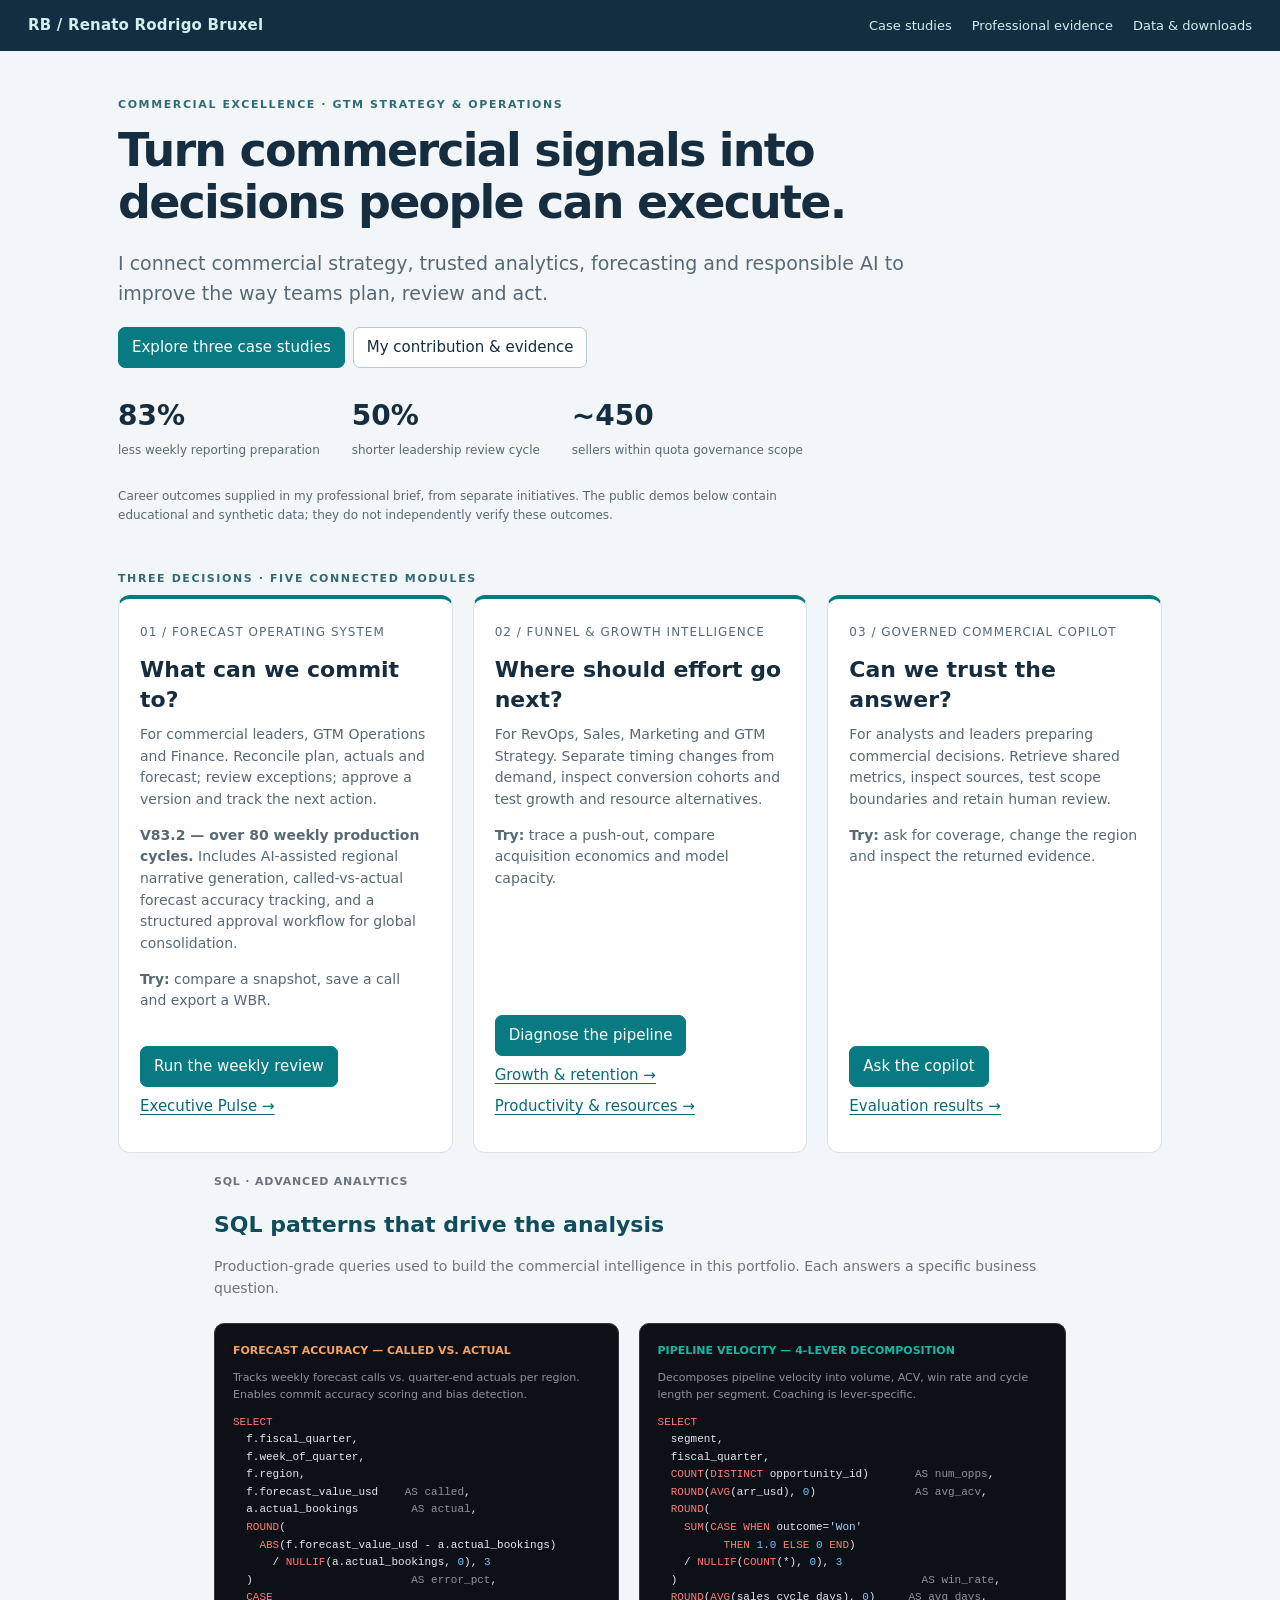
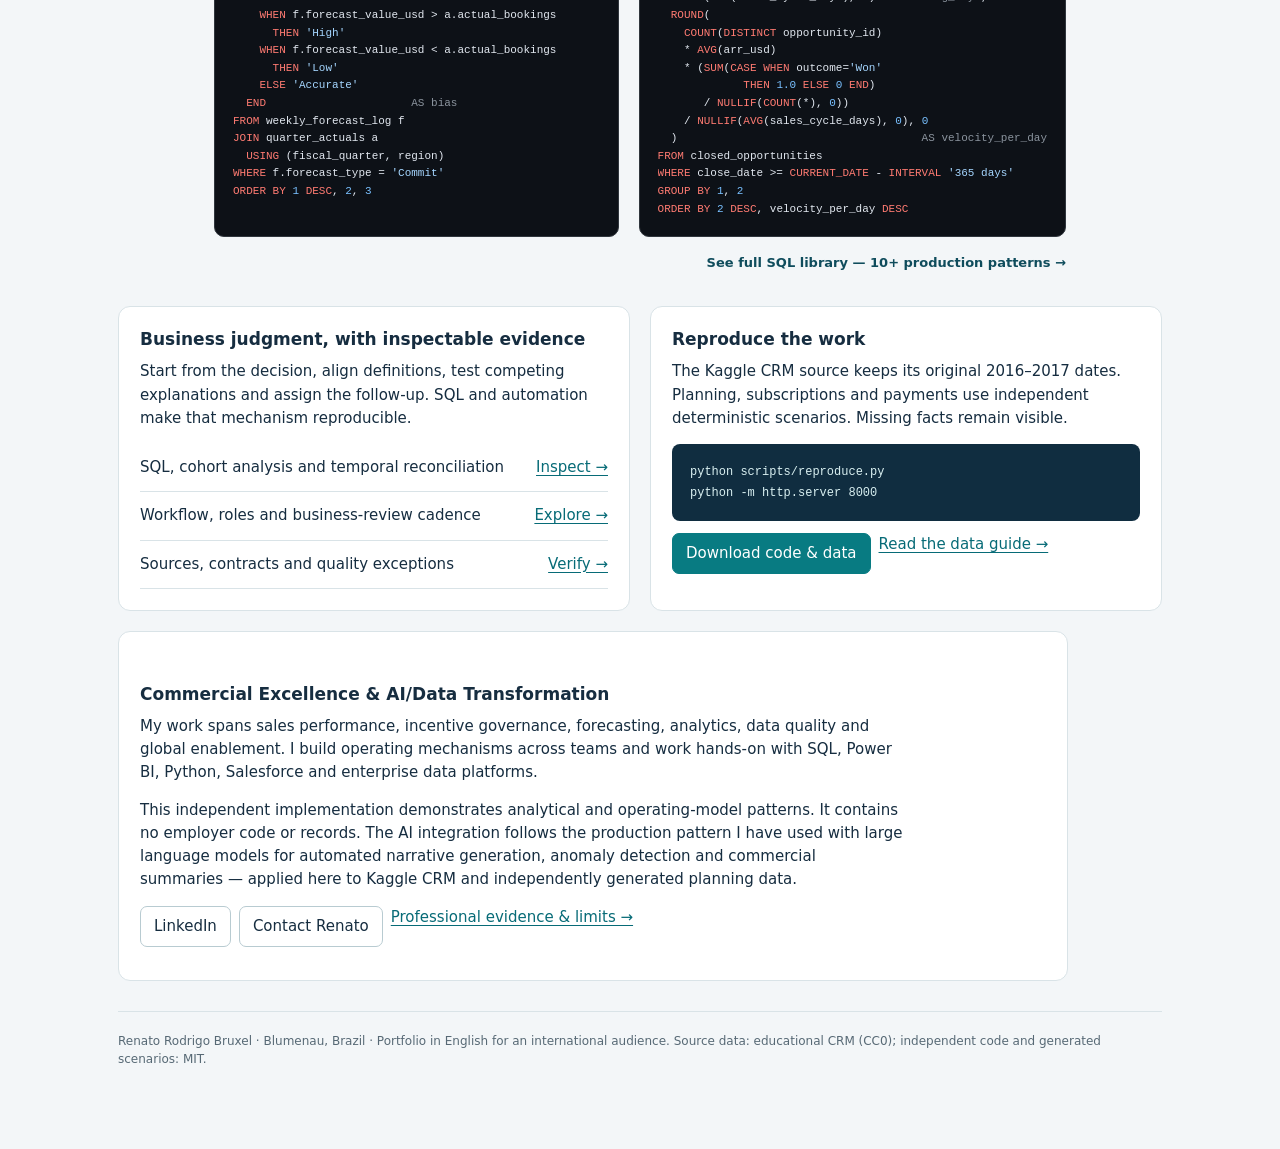
<file: index.html>
<!doctype html><html lang="en"><head><meta charset="utf-8"><meta name="viewport" content="width=device-width,initial-scale=1"><title>Renato Rodrigo Bruxel | Commercial Excellence & GTM Operations</title><meta name="description" content="Commercial Excellence and GTM Operations: three independent cases connecting forecasting, growth, resource planning and governed AI to business decisions."><link rel="stylesheet" href="assets/gtm.css"></head><body>
<a class="skip" href="#main">Skip to content</a><header class="topbar"><a class="wordmark" href="index.html">RB / Renato Rodrigo Bruxel</a><nav class="toplinks" aria-label="Portfolio"><a href="#cases">Case studies</a><a href="portfolio-deep-dive.html?tab=experience">Professional evidence</a><a href="data/index.html">Data & downloads</a></nav></header>
<main class="profile" id="main"><section class="hero"><div class="eyebrow">Commercial Excellence · GTM Strategy & Operations</div><h1>Turn commercial signals into decisions people can execute.</h1><p>I connect commercial strategy, trusted analytics, forecasting and responsible AI to improve the way teams plan, review and act.</p><div class="actions"><a class="button primary" href="#cases">Explore three case studies</a><a class="button" href="portfolio-deep-dive.html?tab=experience">My contribution & evidence</a></div><div class="facts"><div class="fact"><strong>83%</strong><span>less weekly reporting preparation</span></div><div class="fact"><strong>50%</strong><span>shorter leadership review cycle</span></div><div class="fact"><strong>~450</strong><span>sellers within quota governance scope</span></div></div><p class="small">Career outcomes supplied in my professional brief, from separate initiatives. The public demos below contain educational and synthetic data; they do not independently verify these outcomes.</p></section>
<section id="cases"><div class="eyebrow">Three decisions · five connected modules</div><div class="grid three">
<article class="panel case"><div><span class="number">01 / FORECAST OPERATING SYSTEM</span><h2>What can we commit to?</h2><p>For commercial leaders, GTM Operations and Finance. Reconcile plan, actuals and forecast; review exceptions; approve a version and track the next action.</p><p><strong>V83.2 — over 80 weekly production cycles.</strong> Includes AI-assisted regional narrative generation, called-vs-actual forecast accuracy tracking, and a structured approval workflow for global consolidation.</p><p><strong>Try:</strong> compare a snapshot, save a call and export a WBR.</p></div><div class="actions"><a class="button primary" href="weekly-checkin-portal/weekly-checkin-portal.html">Run the weekly review</a><a href="pipeline-pulse/pipeline-pulse.html">Executive Pulse →</a></div></article>
<article class="panel case"><div><span class="number">02 / FUNNEL & GROWTH INTELLIGENCE</span><h2>Where should effort go next?</h2><p>For RevOps, Sales, Marketing and GTM Strategy. Separate timing changes from demand, inspect conversion cohorts and test growth and resource alternatives.</p><p><strong>Try:</strong> trace a push-out, compare acquisition economics and model capacity.</p></div><div class="actions"><a class="button primary" href="funnel-management/pipeline-intelligence.html">Diagnose the pipeline</a><a href="net-new-tracker/net-new-tracker.html">Growth & retention →</a><a href="sales-league/sales-league.html">Productivity & resources →</a></div></article>
<article class="panel case"><div><span class="number">03 / GOVERNED COMMERCIAL COPILOT</span><h2>Can we trust the answer?</h2><p>For analysts and leaders preparing commercial decisions. Retrieve shared metrics, inspect sources, test scope boundaries and retain human review.</p><p><strong>Try:</strong> ask for coverage, change the region and inspect the returned evidence.</p></div><div class="actions"><a class="button primary" href="weekly-checkin-portal/weekly-checkin-portal.html?tab=copilot">Ask the copilot</a><a href="portfolio-deep-dive.html?tab=evaluation">Evaluation results →</a></div></article>
</div></section>
<section id="sql" style="padding:0 0 32px"><div style="max-width:900px;margin:0 auto;padding:0 24px"><div style="font-size:11px;font-weight:700;text-transform:uppercase;letter-spacing:.8px;color:#6b7280;margin-bottom:16px">SQL · ADVANCED ANALYTICS</div><h2 style="font-size:22px;font-weight:800;color:#0f4c5c;margin-bottom:8px">SQL patterns that drive the analysis</h2><p style="font-size:14px;color:#6b7280;margin-bottom:24px">Production-grade queries used to build the commercial intelligence in this portfolio. Each answers a specific business question.</p><div style="display:grid;grid-template-columns:1fr 1fr;gap:20px"><div style="background:#0d1117;border-radius:10px;padding:18px;border:1px solid #30363d"><div style="font-size:11px;font-weight:700;color:#f4a261;margin-bottom:10px;text-transform:uppercase">Forecast Accuracy — Called vs. Actual</div><div style="font-size:11px;color:#8b949e;margin-bottom:10px">Tracks weekly forecast calls vs. quarter-end actuals per region. Enables commit accuracy scoring and bias detection.</div><pre style="font-size:11px;color:#e2e8f0;font-family:monospace;white-space:pre;overflow-x:auto;margin:0;line-height:1.6"><code><span style="color:#ff7b72">SELECT</span>
  f.fiscal_quarter,
  f.week_of_quarter,
  f.region,
  f.forecast_value_usd    <span style="color:#8b949e">AS called</span>,
  a.actual_bookings        <span style="color:#8b949e">AS actual</span>,
  <span style="color:#ff7b72">ROUND</span>(
    <span style="color:#ff7b72">ABS</span>(f.forecast_value_usd - a.actual_bookings)
      / <span style="color:#ff7b72">NULLIF</span>(a.actual_bookings, <span style="color:#79c0ff">0</span>), <span style="color:#79c0ff">3</span>
  )                        <span style="color:#8b949e">AS error_pct</span>,
  <span style="color:#ff7b72">CASE</span>
    <span style="color:#ff7b72">WHEN</span> f.forecast_value_usd &gt; a.actual_bookings
      <span style="color:#ff7b72">THEN</span> <span style="color:#a5d6ff">'High'</span>
    <span style="color:#ff7b72">WHEN</span> f.forecast_value_usd &lt; a.actual_bookings
      <span style="color:#ff7b72">THEN</span> <span style="color:#a5d6ff">'Low'</span>
    <span style="color:#ff7b72">ELSE</span> <span style="color:#a5d6ff">'Accurate'</span>
  <span style="color:#ff7b72">END</span>                      <span style="color:#8b949e">AS bias</span>
<span style="color:#ff7b72">FROM</span> weekly_forecast_log f
<span style="color:#ff7b72">JOIN</span> quarter_actuals a
  <span style="color:#ff7b72">USING</span> (fiscal_quarter, region)
<span style="color:#ff7b72">WHERE</span> f.forecast_type = <span style="color:#a5d6ff">'Commit'</span>
<span style="color:#ff7b72">ORDER BY</span> <span style="color:#79c0ff">1</span> <span style="color:#ff7b72">DESC</span>, <span style="color:#79c0ff">2</span>, <span style="color:#79c0ff">3</span></code></pre></div><div style="background:#0d1117;border-radius:10px;padding:18px;border:1px solid #30363d"><div style="font-size:11px;font-weight:700;color:#14b8a6;margin-bottom:10px;text-transform:uppercase">Pipeline Velocity — 4-Lever Decomposition</div><div style="font-size:11px;color:#8b949e;margin-bottom:10px">Decomposes pipeline velocity into volume, ACV, win rate and cycle length per segment. Coaching is lever-specific.</div><pre style="font-size:11px;color:#e2e8f0;font-family:monospace;white-space:pre;overflow-x:auto;margin:0;line-height:1.6"><code><span style="color:#ff7b72">SELECT</span>
  segment,
  fiscal_quarter,
  <span style="color:#ff7b72">COUNT</span>(<span style="color:#ff7b72">DISTINCT</span> opportunity_id)       <span style="color:#8b949e">AS num_opps</span>,
  <span style="color:#ff7b72">ROUND</span>(<span style="color:#ff7b72">AVG</span>(arr_usd), <span style="color:#79c0ff">0</span>)               <span style="color:#8b949e">AS avg_acv</span>,
  <span style="color:#ff7b72">ROUND</span>(
    <span style="color:#ff7b72">SUM</span>(<span style="color:#ff7b72">CASE WHEN</span> outcome=<span style="color:#a5d6ff">'Won'</span>
          <span style="color:#ff7b72">THEN</span> <span style="color:#79c0ff">1.0</span> <span style="color:#ff7b72">ELSE</span> <span style="color:#79c0ff">0</span> <span style="color:#ff7b72">END</span>)
    / <span style="color:#ff7b72">NULLIF</span>(<span style="color:#ff7b72">COUNT</span>(*), <span style="color:#79c0ff">0</span>), <span style="color:#79c0ff">3</span>
  )                                     <span style="color:#8b949e">AS win_rate</span>,
  <span style="color:#ff7b72">ROUND</span>(<span style="color:#ff7b72">AVG</span>(sales_cycle_days), <span style="color:#79c0ff">0</span>)     <span style="color:#8b949e">AS avg_days</span>,
  <span style="color:#ff7b72">ROUND</span>(
    <span style="color:#ff7b72">COUNT</span>(<span style="color:#ff7b72">DISTINCT</span> opportunity_id)
    * <span style="color:#ff7b72">AVG</span>(arr_usd)
    * (<span style="color:#ff7b72">SUM</span>(<span style="color:#ff7b72">CASE WHEN</span> outcome=<span style="color:#a5d6ff">'Won'</span>
             <span style="color:#ff7b72">THEN</span> <span style="color:#79c0ff">1.0</span> <span style="color:#ff7b72">ELSE</span> <span style="color:#79c0ff">0</span> <span style="color:#ff7b72">END</span>)
       / <span style="color:#ff7b72">NULLIF</span>(<span style="color:#ff7b72">COUNT</span>(*), <span style="color:#79c0ff">0</span>))
    / <span style="color:#ff7b72">NULLIF</span>(<span style="color:#ff7b72">AVG</span>(sales_cycle_days), <span style="color:#79c0ff">0</span>), <span style="color:#79c0ff">0</span>
  )                                     <span style="color:#8b949e">AS velocity_per_day</span>
<span style="color:#ff7b72">FROM</span> closed_opportunities
<span style="color:#ff7b72">WHERE</span> close_date &gt;= <span style="color:#ff7b72">CURRENT_DATE</span> - <span style="color:#ff7b72">INTERVAL</span> <span style="color:#a5d6ff">'365 days'</span>
<span style="color:#ff7b72">GROUP BY</span> <span style="color:#79c0ff">1</span>, <span style="color:#79c0ff">2</span>
<span style="color:#ff7b72">ORDER BY</span> <span style="color:#79c0ff">2</span> <span style="color:#ff7b72">DESC</span>, velocity_per_day <span style="color:#ff7b72">DESC</span></code></pre></div></div><div style="margin-top:14px;text-align:right"><a href="portfolio-deep-dive.html?tab=sql" style="font-size:13px;color:#0f4c5c;font-weight:700;text-decoration:none">See full SQL library — 10+ production patterns →</a></div></div></section><section class="grid"><div class="panel"><h2>Business judgment, with inspectable evidence</h2><p>Start from the decision, align definitions, test competing explanations and assign the follow-up. SQL and automation make that mechanism reproducible.</p><div class="section-link"><span>SQL, cohort analysis and temporal reconciliation</span><a href="portfolio-deep-dive.html?tab=sql">Inspect →</a></div><div class="section-link"><span>Workflow, roles and business-review cadence</span><a href="weekly-checkin-portal/weekly-checkin-portal.html?tab=operating">Explore →</a></div><div class="section-link"><span>Sources, contracts and quality exceptions</span><a href="data/index.html">Verify →</a></div></div><div class="panel"><h2>Reproduce the work</h2><p>The Kaggle CRM source keeps its original 2016–2017 dates. Planning, subscriptions and payments use independent deterministic scenarios. Missing facts remain visible.</p><pre class="code">python scripts/reproduce.py
python -m http.server 8000</pre><div class="actions"><a class="button primary" href="downloads/gtm-operating-system-v2.zip" download>Download code & data</a><a href="data/index.html?tab=reproduce">Read the data guide →</a></div></div></section>
<section class="panel prose"><h2>Commercial Excellence & AI/Data Transformation</h2><p>My work spans sales performance, incentive governance, forecasting, analytics, data quality and global enablement. I build operating mechanisms across teams and work hands-on with SQL, Power BI, Python, Salesforce and enterprise data platforms.</p><p>This independent implementation demonstrates analytical and operating-model patterns. It contains no employer code or records. The AI integration follows the production pattern I have used with large language models for automated narrative generation, anomaly detection and commercial summaries — applied here to Kaggle CRM and independently generated planning data.</p><div class="actions"><a class="button" href="https://www.linkedin.com/in/renato-rodrigo-bruxel" rel="noopener" target="_blank">LinkedIn</a><a class="button" href="mailto:renato.bruxel@hotmail.com">Contact Renato</a><a href="portfolio-deep-dive.html?tab=experience">Professional evidence & limits →</a></div></section>
<footer>Renato Rodrigo Bruxel · Blumenau, Brazil · Portfolio in English for an international audience. Source data: educational CRM (CC0); independent code and generated scenarios: MIT.</footer></main></body></html>
</file>
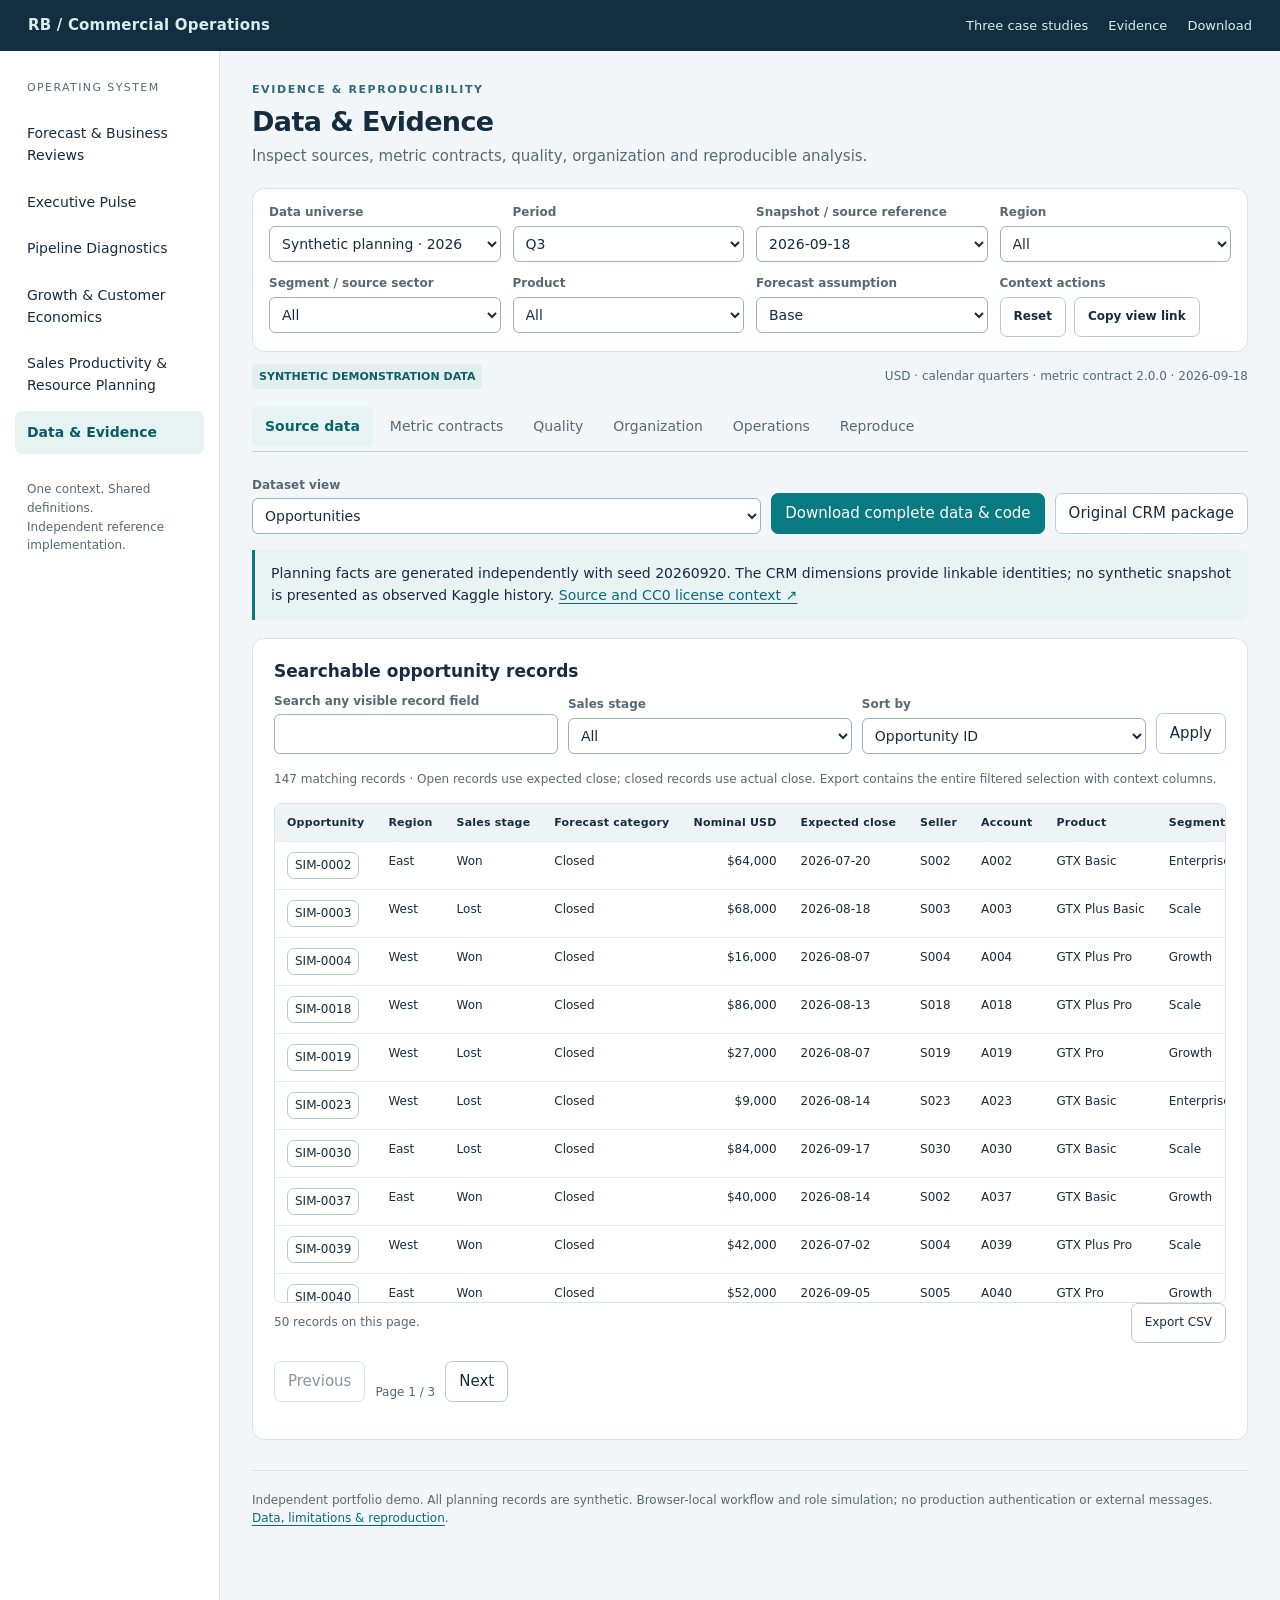
<file: data/index.html>
<!doctype html>
<html lang="en"><head><meta charset="utf-8"><meta name="viewport" content="width=device-width,initial-scale=1">
<meta name="description" content="Data & Evidence. An independent commercial operations reference implementation with educational CRM data and reproducible synthetic planning scenarios.">
<meta http-equiv="Content-Security-Policy" content="default-src 'self'; script-src 'self'; style-src 'self' 'unsafe-inline'; img-src 'self' data:; connect-src 'self'; object-src 'none'; base-uri 'self'">
<title>Data & Evidence | Renato Bruxel</title><link rel="stylesheet" href="../assets/gtm.css">
</head><body data-module="data" data-root="../"><div id="app"><main><h1>Data & Evidence</h1><p>Loading the local data bundle…</p></main></div><noscript><p>This interactive demonstration needs JavaScript. All source data, SQL and documentation are available in the <a href="../downloads/gtm-operating-system-v2.zip">downloadable package</a>.</p></noscript>
<script src="../assets/crm-data.js"></script><script src="../assets/planning-data.js"></script><script src="../assets/sql-results.js"></script><script src="../assets/gtm-model.js"></script><script src="../assets/gtm-app.js"></script></body></html>
</file>
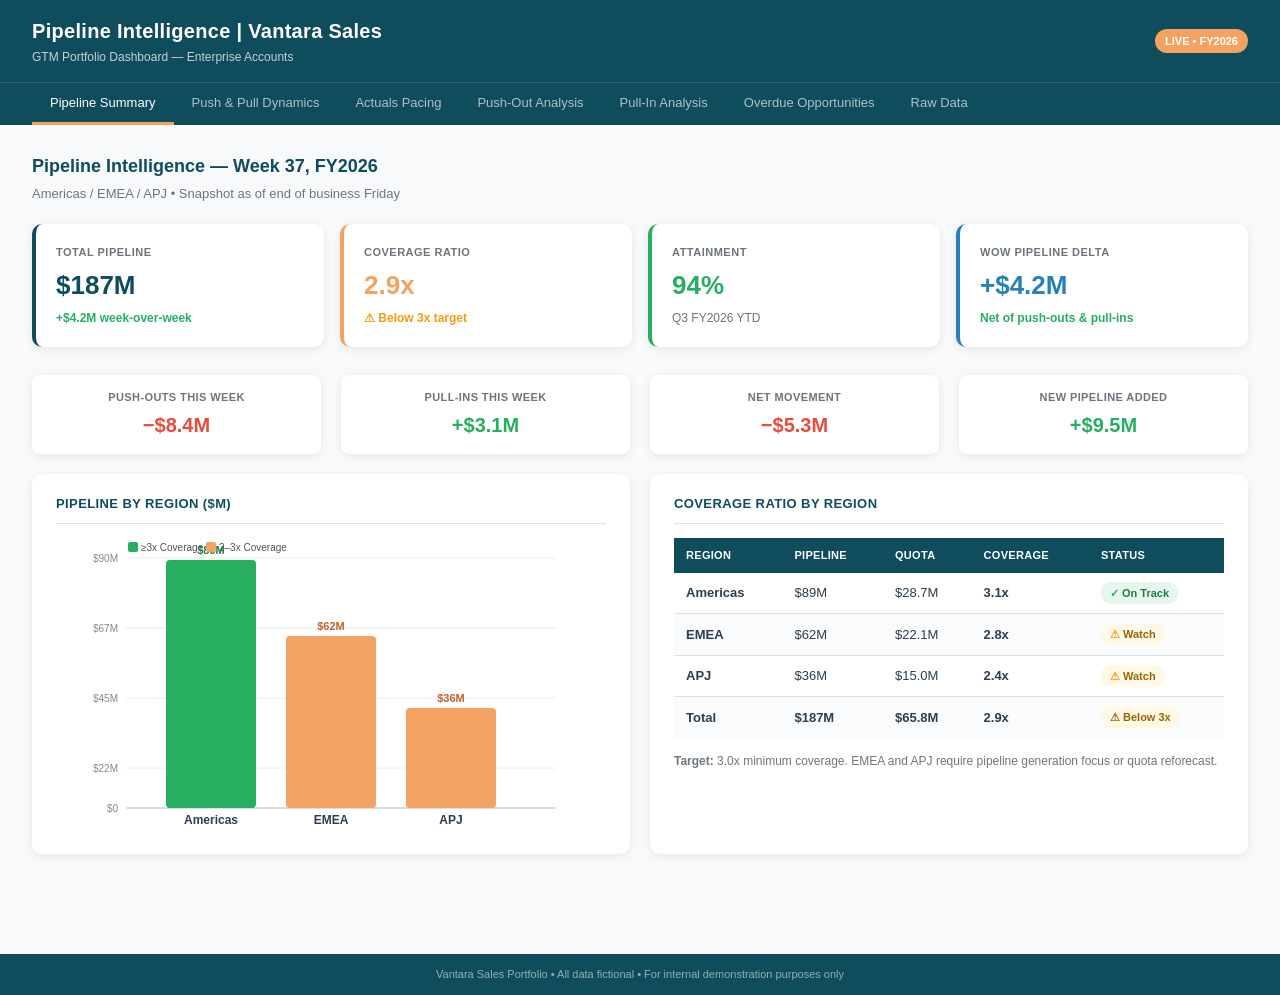
<file: funnel-management/index.html>
<!DOCTYPE html>
<html lang="en">
<head>
<meta charset="UTF-8">
<meta name="viewport" content="width=device-width, initial-scale=1.0">
<title>Pipeline Intelligence | Vantara Sales</title>
<style>
  :root {
    --teal: #0f4c5c;
    --teal-light: #1a6678;
    --accent: #f4a261;
    --white: #ffffff;
    --bg: #f8f9fa;
    --green: #27ae60;
    --yellow: #f39c12;
    --red: #e74c3c;
    --blue: #2980b9;
    --text: #2c3e50;
    --muted: #6c757d;
    --border: #dee2e6;
    --card-shadow: 0 2px 8px rgba(0,0,0,0.08);
  }
  * { box-sizing: border-box; margin: 0; padding: 0; }
  body { font-family: -apple-system, BlinkMacSystemFont, 'Segoe UI', Arial, sans-serif; background: var(--bg); color: var(--text); font-size: 14px; line-height: 1.5; }
  /* ── Header ── */
  .header { background: var(--teal); color: var(--white); padding: 16px 32px; display: flex; align-items: center; justify-content: space-between; }
  .header-title { font-size: 20px; font-weight: 700; letter-spacing: 0.3px; }
  .header-sub { font-size: 12px; opacity: 0.75; margin-top: 2px; }
  .header-badge { background: var(--accent); color: var(--white); font-size: 11px; font-weight: 700; padding: 4px 10px; border-radius: 12px; }
  /* ── Tab nav ── */
  .tab-nav { background: var(--teal); border-top: 1px solid rgba(255,255,255,0.12); display: flex; padding: 0 32px; overflow-x: auto; }
  .tab-btn { background: none; border: none; color: rgba(255,255,255,0.65); padding: 12px 18px; font-size: 13px; font-weight: 500; cursor: pointer; border-bottom: 3px solid transparent; white-space: nowrap; transition: all 0.15s; }
  .tab-btn:hover { color: var(--white); }
  .tab-btn.active { color: var(--white); border-bottom-color: var(--accent); }
  /* ── Content ── */
  .tab-content { display: none; padding: 28px 32px; max-width: 1280px; margin: 0 auto; }
  .tab-content.active { display: block; }
  /* ── Section headings ── */
  .section-title { font-size: 18px; font-weight: 700; color: var(--teal); margin-bottom: 4px; }
  .section-sub { color: var(--muted); font-size: 13px; margin-bottom: 20px; }
  /* ── KPI cards ── */
  .kpi-row { display: grid; grid-template-columns: repeat(4,1fr); gap: 16px; margin-bottom: 28px; }
  .kpi-card { background: var(--white); border-radius: 10px; padding: 20px; box-shadow: var(--card-shadow); border-left: 4px solid var(--teal); }
  .kpi-label { font-size: 11px; font-weight: 600; text-transform: uppercase; letter-spacing: 0.5px; color: var(--muted); margin-bottom: 6px; }
  .kpi-value { font-size: 26px; font-weight: 800; color: var(--teal); }
  .kpi-delta { font-size: 12px; margin-top: 4px; }
  .delta-pos { color: var(--green); font-weight: 600; }
  .delta-neg { color: var(--red); font-weight: 600; }
  .delta-warn { color: var(--yellow); font-weight: 600; }
  /* ── Cards / panels ── */
  .panel { background: var(--white); border-radius: 10px; padding: 20px 24px; box-shadow: var(--card-shadow); margin-bottom: 20px; }
  .panel-title { font-size: 13px; font-weight: 700; color: var(--teal); text-transform: uppercase; letter-spacing: 0.4px; margin-bottom: 14px; border-bottom: 1px solid var(--border); padding-bottom: 10px; }
  /* ── Two-col layout ── */
  .two-col { display: grid; grid-template-columns: 1fr 1fr; gap: 20px; margin-bottom: 20px; }
  .three-col { display: grid; grid-template-columns: 1fr 1fr 1fr; gap: 16px; margin-bottom: 20px; }
  /* ── Tables ── */
  table { width: 100%; border-collapse: collapse; font-size: 13px; }
  th { background: var(--teal); color: var(--white); padding: 9px 12px; text-align: left; font-size: 11px; font-weight: 700; text-transform: uppercase; letter-spacing: 0.3px; }
  td { padding: 9px 12px; border-bottom: 1px solid var(--border); }
  tr:last-child td { border-bottom: none; }
  tr:nth-child(even) td { background: #f9fbfc; }
  tr:hover td { background: #eef6f9; }
  /* ── Badges / pills ── */
  .badge { display: inline-block; font-size: 11px; font-weight: 700; padding: 3px 9px; border-radius: 10px; }
  .badge-teal { background: #e0eff3; color: var(--teal); }
  .badge-orange { background: #fef0e6; color: #c0622a; }
  .badge-green { background: #e8f5ee; color: #1e7e45; }
  .badge-red { background: #fdecea; color: #c0392b; }
  .badge-yellow { background: #fef9e7; color: #9a6500; }
  /* ── Alert / warning banners ── */
  .alert { border-radius: 8px; padding: 12px 16px; margin-bottom: 20px; font-size: 13px; font-weight: 600; display: flex; align-items: center; gap: 10px; }
  .alert-warn { background: #fff8e6; border-left: 4px solid var(--yellow); color: #7d5500; }
  .alert-danger { background: #fef0ef; border-left: 4px solid var(--red); color: #9b1c1c; }
  .alert-success { background: #edfaf3; border-left: 4px solid var(--green); color: #1a6033; }
  .alert-info { background: #e8f4fd; border-left: 4px solid var(--blue); color: #1a4a6e; }
  /* ── Push/Pull summary row ── */
  .pp-row { display: flex; gap: 20px; margin-bottom: 20px; }
  .pp-tile { flex: 1; background: var(--white); border-radius: 8px; padding: 14px 18px; box-shadow: var(--card-shadow); text-align: center; }
  .pp-tile .pp-label { font-size: 11px; text-transform: uppercase; font-weight: 600; color: var(--muted); letter-spacing: 0.4px; }
  .pp-tile .pp-val { font-size: 20px; font-weight: 800; margin-top: 4px; }
  /* ── Coverage table ── */
  .cov-table td .check { color: var(--green); font-weight: 700; }
  .cov-table td .warn-icon { color: var(--yellow); font-weight: 700; }
  /* ── Traffic lights ── */
  .tl-row { display: flex; gap: 16px; margin-bottom: 20px; }
  .tl-card { flex: 1; background: var(--white); border-radius: 8px; padding: 14px 18px; box-shadow: var(--card-shadow); display: flex; align-items: center; gap: 14px; }
  .tl-dot { width: 22px; height: 22px; border-radius: 50%; flex-shrink: 0; }
  .tl-dot-green { background: var(--green); box-shadow: 0 0 8px rgba(39,174,96,0.45); }
  .tl-dot-yellow { background: var(--yellow); box-shadow: 0 0 8px rgba(243,156,18,0.45); }
  .tl-dot-red { background: var(--red); box-shadow: 0 0 8px rgba(231,76,60,0.45); }
  .tl-region { font-weight: 700; color: var(--teal); font-size: 14px; }
  .tl-status { font-size: 11px; color: var(--muted); }
  /* ── Filter controls ── */
  .filter-row { display: flex; gap: 12px; align-items: center; margin-bottom: 16px; flex-wrap: wrap; }
  .filter-row label { font-size: 12px; font-weight: 600; color: var(--muted); }
  .filter-row select, .filter-row input { padding: 7px 12px; border: 1px solid var(--border); border-radius: 6px; font-size: 13px; color: var(--text); background: var(--white); outline: none; }
  .filter-row select:focus, .filter-row input:focus { border-color: var(--teal); }
  .filter-row .filter-clear { background: none; border: 1px solid var(--border); padding: 7px 14px; border-radius: 6px; cursor: pointer; font-size: 12px; color: var(--muted); }
  .filter-row .filter-clear:hover { border-color: var(--teal); color: var(--teal); }
  /* ── Days remaining pill ── */
  .days-remaining { display: inline-block; background: var(--teal); color: var(--white); font-size: 13px; font-weight: 700; padding: 6px 16px; border-radius: 16px; margin-bottom: 20px; }
  /* ── Key metrics bar ── */
  .key-metrics { display: flex; gap: 24px; background: var(--white); border-radius: 8px; padding: 14px 20px; box-shadow: var(--card-shadow); margin-bottom: 20px; flex-wrap: wrap; }
  .km-item { text-align: center; }
  .km-label { font-size: 11px; text-transform: uppercase; color: var(--muted); font-weight: 600; letter-spacing: 0.4px; }
  .km-val { font-size: 17px; font-weight: 800; color: var(--teal); }
  /* ── Conversion note ── */
  .conv-note { background: #e8f4fd; border-radius: 8px; padding: 12px 16px; margin-bottom: 20px; font-size: 13px; color: #1a4a6e; }
  .conv-note strong { font-weight: 700; }
  /* ── Overdue regional breakdown ── */
  .od-row { display: flex; gap: 16px; margin-top: 16px; }
  .od-tile { flex: 1; border-radius: 8px; padding: 14px; text-align: center; }
  .od-tile-am { background: #fdecea; border: 1px solid #f5c6c6; }
  .od-tile-em { background: #fff8e6; border: 1px solid #f5e0a3; }
  .od-tile-apj { background: #e8f5ee; border: 1px solid #b8dfc8; }
  .od-tile .od-count { font-size: 28px; font-weight: 800; }
  .od-tile .od-region { font-size: 12px; font-weight: 700; text-transform: uppercase; letter-spacing: 0.4px; }
  .od-tile-am .od-count { color: var(--red); }
  .od-tile-em .od-count { color: var(--yellow); }
  .od-tile-apj .od-count { color: var(--green); }
  /* ── Footer ── */
  .footer { background: var(--teal); color: rgba(255,255,255,0.55); text-align: center; padding: 12px; font-size: 11px; margin-top: 32px; }
  /* ── SVG chart containers ── */
  .chart-wrap { overflow-x: auto; }
  svg text { font-family: -apple-system, BlinkMacSystemFont, 'Segoe UI', Arial, sans-serif; }
  /* ── Stage pill colors ── */
  .stage-3 { color: #7f5a00; background: #fef3cd; }
  .stage-4 { color: #1a4a6e; background: #d6eaf8; }
  .stage-5 { color: #1a6033; background: #d5f5e3; }
  .overdue-yes { color: var(--red); font-weight: 700; }
  .overdue-no { color: var(--green); }
  /* ── Row highlight for overdue ── */
  .row-overdue td { background: #fff5f5 !important; }
  .row-overdue:hover td { background: #ffe8e8 !important; }
</style>
</head>
<body>

<!-- ════════════════════════════════════════════════════
     HEADER
════════════════════════════════════════════════════ -->
<div class="header">
  <div>
    <div class="header-title">Pipeline Intelligence | Vantara Sales</div>
    <div class="header-sub">GTM Portfolio Dashboard &mdash; Enterprise Accounts</div>
  </div>
  <div class="header-badge">LIVE &bull; FY2026</div>
</div>

<!-- ════════════════════════════════════════════════════
     TAB NAVIGATION
════════════════════════════════════════════════════ -->
<div class="tab-nav">
  <button class="tab-btn active" onclick="switchTab('tab-summary', this)">Pipeline Summary</button>
  <button class="tab-btn" onclick="switchTab('tab-pushpull', this)">Push &amp; Pull Dynamics</button>
  <button class="tab-btn" onclick="switchTab('tab-pacing', this)">Actuals Pacing</button>
  <button class="tab-btn" onclick="switchTab('tab-pushout', this)">Push-Out Analysis</button>
  <button class="tab-btn" onclick="switchTab('tab-pullin', this)">Pull-In Analysis</button>
  <button class="tab-btn" onclick="switchTab('tab-overdue', this)">Overdue Opportunities</button>
  <button class="tab-btn" onclick="switchTab('tab-rawdata', this)">Raw Data</button>
</div>

<!-- ════════════════════════════════════════════════════
     TAB 1: PIPELINE SUMMARY
════════════════════════════════════════════════════ -->
<div id="tab-summary" class="tab-content active">
  <div class="section-title">Pipeline Intelligence &mdash; Week 37, FY2026</div>
  <div class="section-sub">Americas / EMEA / APJ &bull; Snapshot as of end of business Friday</div>

  <!-- KPI Cards -->
  <div class="kpi-row">
    <div class="kpi-card">
      <div class="kpi-label">Total Pipeline</div>
      <div class="kpi-value">$187M</div>
      <div class="kpi-delta delta-pos">+$4.2M week-over-week</div>
    </div>
    <div class="kpi-card" style="border-left-color:var(--accent)">
      <div class="kpi-label">Coverage Ratio</div>
      <div class="kpi-value" style="color:var(--accent)">2.9x</div>
      <div class="kpi-delta delta-warn">&#9888; Below 3x target</div>
    </div>
    <div class="kpi-card" style="border-left-color:var(--green)">
      <div class="kpi-label">Attainment</div>
      <div class="kpi-value" style="color:var(--green)">94%</div>
      <div class="kpi-delta" style="color:var(--muted)">Q3 FY2026 YTD</div>
    </div>
    <div class="kpi-card" style="border-left-color:var(--blue)">
      <div class="kpi-label">WoW Pipeline Delta</div>
      <div class="kpi-value" style="color:var(--blue)">+$4.2M</div>
      <div class="kpi-delta delta-pos">Net of push-outs &amp; pull-ins</div>
    </div>
  </div>

  <!-- Push/Pull Summary -->
  <div class="pp-row">
    <div class="pp-tile">
      <div class="pp-label">Push-Outs This Week</div>
      <div class="pp-val delta-neg">&#8722;$8.4M</div>
    </div>
    <div class="pp-tile">
      <div class="pp-label">Pull-Ins This Week</div>
      <div class="pp-val delta-pos">+$3.1M</div>
    </div>
    <div class="pp-tile">
      <div class="pp-label">Net Movement</div>
      <div class="pp-val delta-neg">&#8722;$5.3M</div>
    </div>
    <div class="pp-tile">
      <div class="pp-label">New Pipeline Added</div>
      <div class="pp-val delta-pos">+$9.5M</div>
    </div>
  </div>

  <div class="two-col">
    <!-- Bar Chart: Pipeline by Region -->
    <div class="panel">
      <div class="panel-title">Pipeline by Region ($M)</div>
      <div class="chart-wrap">
        <svg viewBox="0 0 520 290" width="100%" style="max-width:520px;">
          <!-- Y gridlines -->
          <line x1="70" y1="20" x2="500" y2="20" stroke="#e8ecef" stroke-width="1"/>
          <line x1="70" y1="90" x2="500" y2="90" stroke="#e8ecef" stroke-width="1"/>
          <line x1="70" y1="160" x2="500" y2="160" stroke="#e8ecef" stroke-width="1"/>
          <line x1="70" y1="230" x2="500" y2="230" stroke="#e8ecef" stroke-width="1"/>
          <line x1="70" y1="270" x2="500" y2="270" stroke="#cbd5db" stroke-width="1.5"/>
          <!-- Y axis labels -->
          <text x="62" y="24" text-anchor="end" font-size="10" fill="#888">$90M</text>
          <text x="62" y="94" text-anchor="end" font-size="10" fill="#888">$67M</text>
          <text x="62" y="164" text-anchor="end" font-size="10" fill="#888">$45M</text>
          <text x="62" y="234" text-anchor="end" font-size="10" fill="#888">$22M</text>
          <text x="62" y="274" text-anchor="end" font-size="10" fill="#888">$0</text>
          <!-- Americas bar: $89M, coverage 3.1x → green; scale 250/90=2.778px/M -->
          <!-- height = 89*2.778 = 247.2, y = 270-247.2 = 22.8 -->
          <rect x="110" y="22" width="90" height="248" fill="#27ae60" rx="4"/>
          <!-- value label -->
          <text x="155" y="16" text-anchor="middle" font-size="11" font-weight="700" fill="#1e7e45">$89M</text>
          <!-- EMEA bar: $62M, coverage 2.8x → orange; height=62*2.778=172.2, y=270-172=98 -->
          <rect x="230" y="98" width="90" height="172" fill="#f4a261" rx="4"/>
          <text x="275" y="92" text-anchor="middle" font-size="11" font-weight="700" fill="#c0622a">$62M</text>
          <!-- APJ bar: $36M, coverage 2.4x → orange; height=36*2.778=100, y=270-100=170 -->
          <rect x="350" y="170" width="90" height="100" fill="#f4a261" rx="4"/>
          <text x="395" y="164" text-anchor="middle" font-size="11" font-weight="700" fill="#c0622a">$36M</text>
          <!-- X labels -->
          <text x="155" y="286" text-anchor="middle" font-size="12" font-weight="600" fill="#2c3e50">Americas</text>
          <text x="275" y="286" text-anchor="middle" font-size="12" font-weight="600" fill="#2c3e50">EMEA</text>
          <text x="395" y="286" text-anchor="middle" font-size="12" font-weight="600" fill="#2c3e50">APJ</text>
          <!-- Legend -->
          <rect x="72" y="4" width="10" height="10" fill="#27ae60" rx="2"/>
          <text x="85" y="13" font-size="10" fill="#555">&#8805;3x Coverage</text>
          <rect x="150" y="4" width="10" height="10" fill="#f4a261" rx="2"/>
          <text x="163" y="13" font-size="10" fill="#555">2&#8211;3x Coverage</text>
        </svg>
      </div>
    </div>

    <!-- Coverage Table -->
    <div class="panel">
      <div class="panel-title">Coverage Ratio by Region</div>
      <table class="cov-table">
        <thead>
          <tr><th>Region</th><th>Pipeline</th><th>Quota</th><th>Coverage</th><th>Status</th></tr>
        </thead>
        <tbody>
          <tr>
            <td><strong>Americas</strong></td>
            <td>$89M</td>
            <td>$28.7M</td>
            <td><strong>3.1x</strong></td>
            <td><span class="badge badge-green"><span class="check">&#10003;</span> On Track</span></td>
          </tr>
          <tr>
            <td><strong>EMEA</strong></td>
            <td>$62M</td>
            <td>$22.1M</td>
            <td><strong>2.8x</strong></td>
            <td><span class="badge badge-yellow"><span class="warn-icon">&#9888;</span> Watch</span></td>
          </tr>
          <tr>
            <td><strong>APJ</strong></td>
            <td>$36M</td>
            <td>$15.0M</td>
            <td><strong>2.4x</strong></td>
            <td><span class="badge badge-yellow"><span class="warn-icon">&#9888;</span> Watch</span></td>
          </tr>
          <tr style="background:#f5f7f8;">
            <td><strong>Total</strong></td>
            <td><strong>$187M</strong></td>
            <td><strong>$65.8M</strong></td>
            <td><strong>2.9x</strong></td>
            <td><span class="badge badge-yellow">&#9888; Below 3x</span></td>
          </tr>
        </tbody>
      </table>
      <div style="margin-top:14px;font-size:12px;color:var(--muted);">
        <strong>Target:</strong> 3.0x minimum coverage. EMEA and APJ require pipeline generation focus or quota reforecast.
      </div>
    </div>
  </div>
</div>

<!-- ════════════════════════════════════════════════════
     TAB 2: PUSH & PULL DYNAMICS
════════════════════════════════════════════════════ -->
<div id="tab-pushpull" class="tab-content">
  <div class="section-title">Push &amp; Pull Dynamics</div>
  <div class="section-sub">8-week rolling trend &bull; W30&ndash;W37, FY2026</div>

  <div class="two-col">
    <!-- Push-out Trend -->
    <div class="panel">
      <div class="panel-title">Push-Out Volume Trend ($M)</div>
      <div class="chart-wrap">
        <svg viewBox="0 0 380 230" width="100%">
          <!-- Grid -->
          <line x1="50" y1="15" x2="370" y2="15" stroke="#eef0f2" stroke-width="1"/>
          <line x1="50" y1="57" x2="370" y2="57" stroke="#eef0f2" stroke-width="1"/>
          <line x1="50" y1="99" x2="370" y2="99" stroke="#eef0f2" stroke-width="1"/>
          <line x1="50" y1="141" x2="370" y2="141" stroke="#eef0f2" stroke-width="1"/>
          <line x1="50" y1="183" x2="370" y2="183" stroke="#eef0f2" stroke-width="1"/>
          <line x1="50" y1="200" x2="370" y2="200" stroke="#cbd5db" stroke-width="1.5"/>
          <!-- Y labels (max 8.4, scale=185/8.4=22.02) -->
          <text x="44" y="19" text-anchor="end" font-size="9" fill="#888">8.4</text>
          <text x="44" y="61" text-anchor="end" font-size="9" fill="#888">6.5</text>
          <text x="44" y="103" text-anchor="end" font-size="9" fill="#888">4.7</text>
          <text x="44" y="145" text-anchor="end" font-size="9" fill="#888">2.8</text>
          <text x="44" y="187" text-anchor="end" font-size="9" fill="#888">0.9</text>
          <!-- Area fill (polygon) -->
          <polygon points="50,200 50,125 94.3,107 138.6,133 182.9,83 227.1,115 271.4,64.5 315.7,92.8 360,15 360,200" fill="rgba(231,76,60,0.08)"/>
          <!-- Line -->
          <!-- data: [3.2,4.1,2.8,5.3,3.7,6.2,4.8,8.4]; scale y: 185/8.4=22.02 -->
          <!-- x step: 320/7=45.7 -->
          <polyline points="50,125.2 95.7,107.0 141.4,133.3 187.1,82.7 232.9,115.1 278.6,63.5 324.3,92.8 370,15" fill="none" stroke="#e74c3c" stroke-width="2.5" stroke-linejoin="round"/>
          <!-- Dots -->
          <circle cx="50" cy="125.2" r="4" fill="#e74c3c"/>
          <circle cx="95.7" cy="107" r="4" fill="#e74c3c"/>
          <circle cx="141.4" cy="133.3" r="4" fill="#e74c3c"/>
          <circle cx="187.1" cy="82.7" r="4" fill="#e74c3c"/>
          <circle cx="232.9" cy="115.1" r="4" fill="#e74c3c"/>
          <circle cx="278.6" cy="63.5" r="4" fill="#e74c3c"/>
          <circle cx="324.3" cy="92.8" r="4" fill="#e74c3c"/>
          <circle cx="370" cy="15" r="5" fill="#e74c3c" stroke="#fff" stroke-width="1.5"/>
          <!-- Value label for last point -->
          <text x="370" y="10" text-anchor="middle" font-size="10" font-weight="700" fill="#e74c3c">$8.4M</text>
          <!-- X labels -->
          <text x="50" y="214" text-anchor="middle" font-size="9" fill="#888">W30</text>
          <text x="95.7" y="214" text-anchor="middle" font-size="9" fill="#888">W31</text>
          <text x="141.4" y="214" text-anchor="middle" font-size="9" fill="#888">W32</text>
          <text x="187.1" y="214" text-anchor="middle" font-size="9" fill="#888">W33</text>
          <text x="232.9" y="214" text-anchor="middle" font-size="9" fill="#888">W34</text>
          <text x="278.6" y="214" text-anchor="middle" font-size="9" fill="#888">W35</text>
          <text x="324.3" y="214" text-anchor="middle" font-size="9" fill="#888">W36</text>
          <text x="370" y="214" text-anchor="middle" font-size="9" font-weight="700" fill="#e74c3c">W37</text>
        </svg>
      </div>
      <div style="font-size:12px;color:var(--muted);margin-top:6px;">&#8593; Trend accelerating. W37 push-outs at 8-week high.</div>
    </div>

    <!-- Pull-in Trend -->
    <div class="panel">
      <div class="panel-title">Pull-In Volume Trend ($M)</div>
      <div class="chart-wrap">
        <svg viewBox="0 0 380 230" width="100%">
          <line x1="50" y1="15" x2="370" y2="15" stroke="#eef0f2" stroke-width="1"/>
          <line x1="50" y1="62" x2="370" y2="62" stroke="#eef0f2" stroke-width="1"/>
          <line x1="50" y1="109" x2="370" y2="109" stroke="#eef0f2" stroke-width="1"/>
          <line x1="50" y1="156" x2="370" y2="156" stroke="#eef0f2" stroke-width="1"/>
          <line x1="50" y1="200" x2="370" y2="200" stroke="#cbd5db" stroke-width="1.5"/>
          <!-- Y labels (max 3.2, scale=185/3.2=57.8) -->
          <text x="44" y="19" text-anchor="end" font-size="9" fill="#888">3.2</text>
          <text x="44" y="66" text-anchor="end" font-size="9" fill="#888">2.4</text>
          <text x="44" y="113" text-anchor="end" font-size="9" fill="#888">1.6</text>
          <text x="44" y="160" text-anchor="end" font-size="9" fill="#888">0.8</text>
          <text x="44" y="204" text-anchor="end" font-size="9" fill="#888">0</text>
          <!-- Area -->
          <polygon points="50,200 50,130.6 95.7,67.1 141.4,95.9 187.1,78.4 232.9,113.3 278.6,15 324.3,43.9 370,25.3 370,200" fill="rgba(39,174,96,0.08)"/>
          <!-- Line: data=[1.2,2.3,1.8,2.1,1.5,3.2,2.7,3.1] scale=57.8 -->
          <polyline points="50,130.6 95.7,67.1 141.4,95.9 187.1,78.4 232.9,113.3 278.6,15 324.3,43.9 370,25.3" fill="none" stroke="#27ae60" stroke-width="2.5" stroke-linejoin="round"/>
          <circle cx="50" cy="130.6" r="4" fill="#27ae60"/>
          <circle cx="95.7" cy="67.1" r="4" fill="#27ae60"/>
          <circle cx="141.4" cy="95.9" r="4" fill="#27ae60"/>
          <circle cx="187.1" cy="78.4" r="4" fill="#27ae60"/>
          <circle cx="232.9" cy="113.3" r="4" fill="#27ae60"/>
          <circle cx="278.6" cy="15" r="4" fill="#27ae60"/>
          <circle cx="324.3" cy="43.9" r="4" fill="#27ae60"/>
          <circle cx="370" cy="25.3" r="5" fill="#27ae60" stroke="#fff" stroke-width="1.5"/>
          <text x="370" y="19" text-anchor="middle" font-size="10" font-weight="700" fill="#27ae60">$3.1M</text>
          <!-- X labels -->
          <text x="50" y="214" text-anchor="middle" font-size="9" fill="#888">W30</text>
          <text x="95.7" y="214" text-anchor="middle" font-size="9" fill="#888">W31</text>
          <text x="141.4" y="214" text-anchor="middle" font-size="9" fill="#888">W32</text>
          <text x="187.1" y="214" text-anchor="middle" font-size="9" fill="#888">W33</text>
          <text x="232.9" y="214" text-anchor="middle" font-size="9" fill="#888">W34</text>
          <text x="278.6" y="214" text-anchor="middle" font-size="9" fill="#888">W35</text>
          <text x="324.3" y="214" text-anchor="middle" font-size="9" font-weight="700" fill="#27ae60">W36</text>
          <text x="370" y="214" text-anchor="middle" font-size="9" font-weight="700" fill="#27ae60">W37</text>
        </svg>
      </div>
      <div style="font-size:12px;color:var(--muted);margin-top:6px;">&#8593; W36 spike to $3.2M pull-ins; W37 slightly lower at $3.1M.</div>
    </div>
  </div>

  <!-- Push-out detail table -->
  <div class="panel">
    <div class="panel-title">Top Push-Outs This Week (W37)</div>
    <table>
      <thead>
        <tr>
          <th>Account</th><th>ARR Value</th><th>Seller</th><th>Original Close</th><th>New Close Date</th><th>Reason</th>
        </tr>
      </thead>
      <tbody>
        <tr>
          <td><strong>Accenture</strong></td>
          <td><strong>$2.3M</strong></td>
          <td>James Wright</td>
          <td>Aug 31, 2026</td>
          <td>Sep 20, 2026</td>
          <td><span class="badge badge-teal">Competition</span></td>
        </tr>
        <tr>
          <td><strong>Microsoft</strong></td>
          <td><strong>$1.8M</strong></td>
          <td>Priya Kumar</td>
          <td>Sep 1, 2026</td>
          <td>Sep 25, 2026</td>
          <td><span class="badge badge-orange">Procurement Delay</span></td>
        </tr>
        <tr>
          <td><strong>SAP</strong></td>
          <td><strong>$1.1M</strong></td>
          <td>Tom Bradley</td>
          <td>Sep 10, 2026</td>
          <td>Oct 10, 2026</td>
          <td><span class="badge badge-yellow">Price</span></td>
        </tr>
        <tr>
          <td><strong>NTT</strong></td>
          <td><strong>$0.9M</strong></td>
          <td>Aiko Tanaka</td>
          <td>Sep 12, 2026</td>
          <td>Oct 5, 2026</td>
          <td><span class="badge badge-red">Budget Freeze</span></td>
        </tr>
        <tr>
          <td><strong>Infosys</strong></td>
          <td><strong>$0.7M</strong></td>
          <td>Raj Patel</td>
          <td>Sep 15, 2026</td>
          <td>Oct 15, 2026</td>
          <td><span class="badge badge-teal">Competition</span></td>
        </tr>
      </tbody>
    </table>
  </div>

  <div class="alert alert-danger">
    <span>&#9888;</span>
    <span>Total pushed-out value W37: <strong>$8.4M</strong> &mdash; vs. remaining quota gap of <strong>$7.2M</strong>. Push-out volume exceeds gap; immediate action required on commits at risk.</span>
  </div>
</div>

<!-- ════════════════════════════════════════════════════
     TAB 3: ACTUALS PACING
════════════════════════════════════════════════════ -->
<div id="tab-pacing" class="tab-content">
  <div class="section-title">Actuals Pacing &mdash; Q3 FY2026</div>
  <div class="section-sub">Cumulative bookings vs. required pace &bull; Target $80M</div>

  <div style="display:flex;align-items:center;gap:16px;margin-bottom:20px;flex-wrap:wrap;">
    <div class="days-remaining">&#128197; 12 days remaining in Q3 FY2026</div>
    <div class="alert alert-warn" style="margin-bottom:0;flex:1;min-width:280px;">
      <span>&#9650;</span>
      <span>Currently <strong>$7M behind required pace</strong> at Week 11. Requires $19M in final 2 weeks to close.</span>
    </div>
  </div>

  <!-- Pacing Line Chart -->
  <div class="panel">
    <div class="panel-title">Actuals vs. Required Pacing Curve (Cumulative $M)</div>
    <div class="chart-wrap">
      <svg viewBox="0 0 650 310" width="100%">
        <!-- Grid lines -->
        <line x1="65" y1="20" x2="620" y2="20" stroke="#eef0f2" stroke-width="1"/>
        <line x1="65" y1="70" x2="620" y2="70" stroke="#eef0f2" stroke-width="1"/>
        <line x1="65" y1="120" x2="620" y2="120" stroke="#eef0f2" stroke-width="1"/>
        <line x1="65" y1="170" x2="620" y2="170" stroke="#eef0f2" stroke-width="1"/>
        <line x1="65" y1="220" x2="620" y2="220" stroke="#eef0f2" stroke-width="1"/>
        <line x1="65" y1="270" x2="620" y2="270" stroke="#cbd5db" stroke-width="1.5"/>
        <!-- Y axis labels (max 80, scale=250/80=3.125) -->
        <text x="58" y="24" text-anchor="end" font-size="10" fill="#888">$80M</text>
        <text x="58" y="74" text-anchor="end" font-size="10" fill="#888">$64M</text>
        <text x="58" y="124" text-anchor="end" font-size="10" fill="#888">$48M</text>
        <text x="58" y="174" text-anchor="end" font-size="10" fill="#888">$32M</text>
        <text x="58" y="224" text-anchor="end" font-size="10" fill="#888">$16M</text>
        <text x="58" y="274" text-anchor="end" font-size="10" fill="#888">$0</text>
        <!-- Required Pace line (dashed orange) — 13 points, x step=555/12=46.25 -->
        <!-- values: 6.15,12.31,18.46,24.62,30.77,36.92,43.08,49.23,55.38,61.54,67.69,73.85,80 -->
        <!-- y=270-(val*3.125) -->
        <polyline
          points="65,251 111.3,231.5 157.5,212.3 203.8,193 250,174 296.3,155 342.5,135.3 388.8,116 435,97 481.3,77.7 527.5,58.4 573.8,39.2 620,20"
          fill="none" stroke="#f4a261" stroke-width="2" stroke-dasharray="7,4" stroke-linejoin="round"/>
        <!-- Actuals line (solid teal) — 11 points -->
        <!-- values: 5,10.5,16.2,21.8,28.4,33.7,39.2,45.1,50.8,56.3,61 -->
        <polyline
          points="65,254.4 111.3,237.2 157.5,219.4 203.8,201.9 250,181.2 296.3,164.7 342.5,147.5 388.8,129 435,111.2 481.3,94.1 527.5,79.4"
          fill="none" stroke="#0f4c5c" stroke-width="2.5" stroke-linejoin="round"/>
        <!-- Actuals dots -->
        <circle cx="65" cy="254.4" r="3.5" fill="#0f4c5c"/>
        <circle cx="111.3" cy="237.2" r="3.5" fill="#0f4c5c"/>
        <circle cx="157.5" cy="219.4" r="3.5" fill="#0f4c5c"/>
        <circle cx="203.8" cy="201.9" r="3.5" fill="#0f4c5c"/>
        <circle cx="250" cy="181.2" r="3.5" fill="#0f4c5c"/>
        <circle cx="296.3" cy="164.7" r="3.5" fill="#0f4c5c"/>
        <circle cx="342.5" cy="147.5" r="3.5" fill="#0f4c5c"/>
        <circle cx="388.8" cy="129" r="3.5" fill="#0f4c5c"/>
        <circle cx="435" cy="111.2" r="3.5" fill="#0f4c5c"/>
        <circle cx="481.3" cy="94.1" r="3.5" fill="#0f4c5c"/>
        <circle cx="527.5" cy="79.4" r="5" fill="#0f4c5c" stroke="#fff" stroke-width="1.5"/>
        <!-- Gap annotation at W11 -->
        <line x1="527.5" y1="58.4" x2="527.5" y2="79.4" stroke="#e74c3c" stroke-width="1.5" stroke-dasharray="3,2"/>
        <rect x="536" y="60" width="76" height="22" fill="white" rx="4" stroke="#e74c3c" stroke-width="1"/>
        <text x="574" y="71" text-anchor="middle" font-size="10" font-weight="700" fill="#e74c3c">Gap: $6.7M</text>
        <!-- Current week marker -->
        <line x1="527.5" y1="20" x2="527.5" y2="270" stroke="#e74c3c" stroke-width="1" stroke-dasharray="4,3" opacity="0.5"/>
        <text x="527.5" y="15" text-anchor="middle" font-size="10" font-weight="700" fill="#e74c3c">NOW W11</text>
        <!-- X labels -->
        <text x="65" y="285" text-anchor="middle" font-size="9" fill="#888">W1</text>
        <text x="111.3" y="285" text-anchor="middle" font-size="9" fill="#888">W2</text>
        <text x="157.5" y="285" text-anchor="middle" font-size="9" fill="#888">W3</text>
        <text x="203.8" y="285" text-anchor="middle" font-size="9" fill="#888">W4</text>
        <text x="250" y="285" text-anchor="middle" font-size="9" fill="#888">W5</text>
        <text x="296.3" y="285" text-anchor="middle" font-size="9" fill="#888">W6</text>
        <text x="342.5" y="285" text-anchor="middle" font-size="9" fill="#888">W7</text>
        <text x="388.8" y="285" text-anchor="middle" font-size="9" fill="#888">W8</text>
        <text x="435" y="285" text-anchor="middle" font-size="9" fill="#888">W9</text>
        <text x="481.3" y="285" text-anchor="middle" font-size="9" fill="#888">W10</text>
        <text x="527.5" y="285" text-anchor="middle" font-size="9" font-weight="700" fill="#0f4c5c">W11</text>
        <text x="573.8" y="285" text-anchor="middle" font-size="9" fill="#aaa">W12</text>
        <text x="620" y="285" text-anchor="middle" font-size="9" fill="#aaa">W13</text>
        <!-- Legend -->
        <line x1="72" y1="297" x2="92" y2="297" stroke="#0f4c5c" stroke-width="2.5"/>
        <circle cx="82" cy="297" r="3" fill="#0f4c5c"/>
        <text x="96" y="301" font-size="10" fill="#555">Actuals ($61M at W11)</text>
        <line x1="220" y1="297" x2="240" y2="297" stroke="#f4a261" stroke-width="2" stroke-dasharray="6,3"/>
        <text x="244" y="301" font-size="10" fill="#555">Required Pace ($68M at W11)</text>
        <text x="440" y="301" font-size="10" fill="#888">Target: $80M</text>
      </svg>
    </div>
  </div>

  <!-- Traffic lights by region -->
  <div class="panel-title" style="margin-bottom:12px;">Pacing Status by Region</div>
  <div class="tl-row">
    <div class="tl-card">
      <div class="tl-dot tl-dot-yellow"></div>
      <div>
        <div class="tl-region">Americas</div>
        <div class="tl-status">$32.1M / $34.4M target &bull; 93% paced</div>
      </div>
      <span class="badge badge-yellow" style="margin-left:auto;">&#9888; Watch</span>
    </div>
    <div class="tl-card">
      <div class="tl-dot tl-dot-red"></div>
      <div>
        <div class="tl-region">EMEA</div>
        <div class="tl-status">$18.6M / $23.1M target &bull; 81% paced</div>
      </div>
      <span class="badge badge-red" style="margin-left:auto;">&#8595; Behind</span>
    </div>
    <div class="tl-card">
      <div class="tl-dot tl-dot-green"></div>
      <div>
        <div class="tl-region">APJ</div>
        <div class="tl-status">$10.3M / $10.5M target &bull; 98% paced</div>
      </div>
      <span class="badge badge-green" style="margin-left:auto;">&#10003; On Track</span>
    </div>
  </div>
</div>

<!-- ════════════════════════════════════════════════════
     TAB 4: PUSH-OUT ANALYSIS
════════════════════════════════════════════════════ -->
<div id="tab-pushout" class="tab-content">
  <div class="section-title">Push-Out Analysis</div>
  <div class="section-sub">Q3 FY2026 quarter-to-date</div>

  <div class="alert alert-danger">
    <span>&#9650;</span>
    <span><strong>47 opportunities pushed out</strong> this quarter &bull; <strong>$24.3M total impact</strong> &bull; Represents 30% of quarterly target</span>
  </div>

  <div class="two-col">
    <!-- Filterable table -->
    <div class="panel" style="grid-column: 1 / -1;">
      <div class="panel-title">Push-Out Detail &mdash; Q3 FY2026</div>
      <div class="filter-row">
        <label for="pushout-region-filter">Filter by Region:</label>
        <select id="pushout-region-filter" onchange="filterPushouts()">
          <option value="all">All Regions</option>
          <option value="Americas">Americas</option>
          <option value="EMEA">EMEA</option>
          <option value="APJ">APJ</option>
        </select>
        <button class="filter-clear" onclick="clearPushoutFilter()">&#10005; Clear</button>
      </div>
      <table id="pushout-table">
        <thead>
          <tr><th>Opportunity</th><th>Account</th><th>Region</th><th>ARR</th><th>Original Close</th><th>New Close</th><th>Days Pushed</th><th>Seller</th><th>Reason</th></tr>
        </thead>
        <tbody>
          <tr data-region="Americas">
            <td>OPP-007</td><td><strong>Dell Technologies</strong></td><td><span class="badge badge-teal">Americas</span></td>
            <td>$3.8M</td><td>Aug 15, 2026</td><td>Sep 30, 2026</td><td><span class="badge badge-red">46d</span></td>
            <td>Marcus Reed</td><td><span class="badge badge-orange">Procurement Delay</span></td>
          </tr>
          <tr data-region="Americas">
            <td>OPP-008</td><td><strong>Citigroup</strong></td><td><span class="badge badge-teal">Americas</span></td>
            <td>$2.9M</td><td>Aug 20, 2026</td><td>Oct 15, 2026</td><td><span class="badge badge-red">56d</span></td>
            <td>Lisa Park</td><td><span class="badge badge-red">Budget Freeze</span></td>
          </tr>
          <tr data-region="Americas">
            <td>OPP-009</td><td><strong>Accenture</strong></td><td><span class="badge badge-teal">Americas</span></td>
            <td>$2.3M</td><td>Aug 31, 2026</td><td>Sep 20, 2026</td><td><span class="badge badge-yellow">20d</span></td>
            <td>James Wright</td><td><span class="badge badge-teal">Competition</span></td>
          </tr>
          <tr data-region="Americas">
            <td>OPP-010</td><td><strong>Walmart</strong></td><td><span class="badge badge-teal">Americas</span></td>
            <td>$2.1M</td><td>Sep 5, 2026</td><td>Oct 1, 2026</td><td><span class="badge badge-yellow">26d</span></td>
            <td>Sarah Chen</td><td><span class="badge badge-yellow">Price</span></td>
          </tr>
          <tr data-region="Americas">
            <td>OPP-011</td><td><strong>Microsoft</strong></td><td><span class="badge badge-teal">Americas</span></td>
            <td>$1.8M</td><td>Sep 1, 2026</td><td>Sep 25, 2026</td><td><span class="badge badge-yellow">24d</span></td>
            <td>Priya Kumar</td><td><span class="badge badge-orange">Procurement Delay</span></td>
          </tr>
          <tr data-region="EMEA">
            <td>OPP-012</td><td><strong>SAP</strong></td><td><span class="badge badge-orange">EMEA</span></td>
            <td>$1.1M</td><td>Sep 10, 2026</td><td>Oct 10, 2026</td><td><span class="badge badge-yellow">30d</span></td>
            <td>Tom Bradley</td><td><span class="badge badge-yellow">Price</span></td>
          </tr>
          <tr data-region="APJ">
            <td>OPP-013</td><td><strong>NTT</strong></td><td><span class="badge badge-green">APJ</span></td>
            <td>$0.9M</td><td>Sep 12, 2026</td><td>Oct 5, 2026</td><td><span class="badge badge-yellow">23d</span></td>
            <td>Aiko Tanaka</td><td><span class="badge badge-red">Budget Freeze</span></td>
          </tr>
          <tr data-region="APJ">
            <td>OPP-014</td><td><strong>Infosys</strong></td><td><span class="badge badge-green">APJ</span></td>
            <td>$0.7M</td><td>Sep 15, 2026</td><td>Oct 15, 2026</td><td><span class="badge badge-yellow">30d</span></td>
            <td>Raj Patel</td><td><span class="badge badge-teal">Competition</span></td>
          </tr>
        </tbody>
      </table>
    </div>
  </div>

  <!-- Push-out by reason bar chart -->
  <div class="panel">
    <div class="panel-title">Push-Out Value by Reason &mdash; Q3 FY2026 Total ($M)</div>
    <div class="chart-wrap">
      <svg viewBox="0 0 520 220" width="100%" style="max-width:520px;">
        <!-- Axis -->
        <line x1="165" y1="20" x2="490" y2="20" stroke="#eef0f2" stroke-width="1"/>
        <line x1="165" y1="80" x2="490" y2="80" stroke="#eef0f2" stroke-width="1"/>
        <line x1="165" y1="140" x2="490" y2="140" stroke="#eef0f2" stroke-width="1"/>
        <line x1="165" y1="200" x2="490" y2="200" stroke="#cbd5db" stroke-width="1.5"/>
        <line x1="165" y1="20" x2="165" y2="200" stroke="#cbd5db" stroke-width="1.5"/>
        <!-- X labels -->
        <text x="165" y="215" text-anchor="middle" font-size="9" fill="#888">$0</text>
        <text x="245" y="215" text-anchor="middle" font-size="9" fill="#888">$2M</text>
        <text x="325" y="215" text-anchor="middle" font-size="9" fill="#888">$4M</text>
        <text x="405" y="215" text-anchor="middle" font-size="9" fill="#888">$6M</text>
        <text x="485" y="215" text-anchor="middle" font-size="9" fill="#888">$8M</text>
        <!-- Horizontal bars (max=7.8M, scale=320/7.8=41.03 px/M) -->
        <!-- Procurement Delay: $7.8M → 320px -->
        <rect x="165" y="25" width="320" height="32" fill="#f4a261" rx="3"/>
        <text x="10" y="46" font-size="11" font-weight="600" fill="#2c3e50" text-anchor="start">Procurement</text>
        <text x="10" y="59" font-size="11" font-weight="600" fill="#2c3e50" text-anchor="start">Delay</text>
        <text x="492" y="46" font-size="11" font-weight="700" fill="#c0622a" text-anchor="start">$7.8M</text>
        <!-- Price: $6.1M → 250px -->
        <rect x="165" y="85" width="250" height="32" fill="#0f4c5c" rx="3"/>
        <text x="10" y="106" font-size="11" font-weight="600" fill="#2c3e50">Price</text>
        <text x="422" y="106" font-size="11" font-weight="700" fill="#0f4c5c" text-anchor="start">$6.1M</text>
        <!-- Budget Freeze: $5.9M → 242px -->
        <rect x="165" y="145" width="242" height="32" fill="#e74c3c" rx="3"/>
        <text x="10" y="161" font-size="11" font-weight="600" fill="#2c3e50">Budget</text>
        <text x="10" y="174" font-size="11" font-weight="600" fill="#2c3e50">Freeze</text>
        <text x="414" y="161" font-size="11" font-weight="700" fill="#c0392b" text-anchor="start">$5.9M</text>
        <!-- Competition value label -->
        <!-- Note: this SVG has 3 bars only to fit layout; competition is summarized in text -->
      </svg>
    </div>
    <div class="key-metrics" style="margin-top:12px;">
      <div class="km-item"><div class="km-label">Procurement Delay</div><div class="km-val" style="color:#c0622a;">$7.8M</div></div>
      <div class="km-item"><div class="km-label">Price</div><div class="km-val" style="color:var(--teal);">$6.1M</div></div>
      <div class="km-item"><div class="km-label">Budget Freeze</div><div class="km-val" style="color:var(--red);">$5.9M</div></div>
      <div class="km-item"><div class="km-label">Competition</div><div class="km-val" style="color:var(--muted);">$4.5M</div></div>
      <div class="km-item"><div class="km-label">Total Q3</div><div class="km-val">$24.3M</div></div>
    </div>
  </div>
</div>

<!-- ════════════════════════════════════════════════════
     TAB 5: PULL-IN ANALYSIS
════════════════════════════════════════════════════ -->
<div id="tab-pullin" class="tab-content">
  <div class="section-title">Pull-In Analysis</div>
  <div class="section-sub">Q3 FY2026 quarter-to-date</div>

  <div class="alert alert-success">
    <span>&#8593;</span>
    <span><strong>12 opportunities pulled in</strong> this quarter &bull; <strong>$8.7M potential upside</strong> &bull; Expected realized value: <strong>$5.9M</strong></span>
  </div>

  <div class="conv-note">
    <strong>Historical pull-in close rate: 68%</strong> &mdash; Based on 4 trailing quarters. Current pull-in pipeline of $8.7M yields an expected $5.9M at historical conversion. Sellers should prioritize executive sponsors and remove procurement blockers to maximize this upside window.
  </div>

  <div class="panel">
    <div class="panel-title">Pull-In Opportunities</div>
    <table>
      <thead>
        <tr><th>Account</th><th>Region</th><th>ARR</th><th>Original Close</th><th>New Close</th><th>Days Pulled</th><th>Seller</th><th>Stage</th></tr>
      </thead>
      <tbody>
        <tr>
          <td><strong>Boeing</strong></td>
          <td><span class="badge badge-teal">Americas</span></td>
          <td>$2.1M</td>
          <td>Oct 30, 2026</td>
          <td>Sep 25, 2026</td>
          <td><span class="badge badge-green">-35d</span></td>
          <td>Tom Bradley</td>
          <td><span class="badge badge-green">Stage 5</span></td>
        </tr>
        <tr>
          <td><strong>Goldman Sachs</strong></td>
          <td><span class="badge badge-teal">Americas</span></td>
          <td>$1.7M</td>
          <td>Oct 20, 2026</td>
          <td>Sep 26, 2026</td>
          <td><span class="badge badge-green">-24d</span></td>
          <td>Lisa Park</td>
          <td><span class="badge badge-teal">Stage 4</span></td>
        </tr>
        <tr>
          <td><strong>Vodafone</strong></td>
          <td><span class="badge badge-orange">EMEA</span></td>
          <td>$1.8M</td>
          <td>Oct 15, 2026</td>
          <td>Sep 28, 2026</td>
          <td><span class="badge badge-green">-17d</span></td>
          <td>Anna Müller</td>
          <td><span class="badge badge-teal">Stage 4</span></td>
        </tr>
        <tr>
          <td><strong>Siemens</strong></td>
          <td><span class="badge badge-orange">EMEA</span></td>
          <td>$1.7M</td>
          <td>Oct 25, 2026</td>
          <td>Sep 29, 2026</td>
          <td><span class="badge badge-green">-26d</span></td>
          <td>Emma Wilson</td>
          <td><span class="badge badge-yellow">Stage 3</span></td>
        </tr>
        <tr>
          <td><strong>Toyota</strong></td>
          <td><span class="badge badge-green">APJ</span></td>
          <td>$1.4M</td>
          <td>Nov 1, 2026</td>
          <td>Sep 30, 2026</td>
          <td><span class="badge badge-green">-32d</span></td>
          <td>Kenji Ito</td>
          <td><span class="badge badge-green">Stage 5</span></td>
        </tr>
      </tbody>
    </table>
  </div>

  <div class="three-col">
    <div class="panel" style="text-align:center;">
      <div class="kpi-label">Pull-In Pipeline</div>
      <div class="kpi-value" style="color:var(--green);">$8.7M</div>
      <div style="font-size:12px;color:var(--muted);margin-top:4px;">12 opportunities</div>
    </div>
    <div class="panel" style="text-align:center;">
      <div class="kpi-label">Historical Close Rate</div>
      <div class="kpi-value" style="color:var(--teal);">68%</div>
      <div style="font-size:12px;color:var(--muted);margin-top:4px;">4-quarter avg</div>
    </div>
    <div class="panel" style="text-align:center;">
      <div class="kpi-label">Expected Impact</div>
      <div class="kpi-value" style="color:var(--green);">$5.9M</div>
      <div style="font-size:12px;color:var(--muted);margin-top:4px;">$8.7M &times; 68%</div>
    </div>
  </div>

  <div class="alert alert-info">
    <span>&#128204;</span>
    <span>Boeing (Stage 5, $2.1M) and Toyota (Stage 5, $1.4M) are highest-confidence pull-ins. Prioritize executive alignment calls this week to lock both. Combined: <strong>$3.5M</strong> at near-certain close.</span>
  </div>
</div>

<!-- ════════════════════════════════════════════════════
     TAB 6: OVERDUE OPPORTUNITIES
════════════════════════════════════════════════════ -->
<div id="tab-overdue" class="tab-content">
  <div class="section-title">Overdue Opportunities</div>
  <div class="section-sub">Close dates past today with no new date confirmed</div>

  <div class="alert alert-danger">
    <span>&#9888;</span>
    <span><strong>31 overdue opportunities &mdash; $18.4M at risk.</strong> Overdue pipeline represents 9.8% of total portfolio. Immediate manager review required.</span>
  </div>

  <div class="panel">
    <div class="panel-title">Worst Overdue Deals (ranked by days past due)</div>
    <table>
      <thead>
        <tr><th>Account</th><th>ARR</th><th>Original Close</th><th>Days Overdue</th><th>Seller</th><th>Region</th><th>Stage</th></tr>
      </thead>
      <tbody>
        <tr class="row-overdue">
          <td><strong>General Electric</strong></td>
          <td><strong>$3.2M</strong></td>
          <td>Jul 15, 2026</td>
          <td><span class="badge badge-red">66 days</span></td>
          <td>Tom Bradley</td>
          <td><span class="badge badge-teal">Americas</span></td>
          <td><span class="badge stage-4">Stage 4</span></td>
        </tr>
        <tr class="row-overdue">
          <td><strong>Deutsche Bank</strong></td>
          <td><strong>$2.8M</strong></td>
          <td>Jul 28, 2026</td>
          <td><span class="badge badge-red">53 days</span></td>
          <td>Anna Müller</td>
          <td><span class="badge badge-orange">EMEA</span></td>
          <td><span class="badge style-3">Stage 3</span></td>
        </tr>
        <tr class="row-overdue">
          <td><strong>PepsiCo</strong></td>
          <td><strong>$2.1M</strong></td>
          <td>Aug 5, 2026</td>
          <td><span class="badge badge-red">45 days</span></td>
          <td>Sarah Chen</td>
          <td><span class="badge badge-teal">Americas</span></td>
          <td><span class="badge stage-4">Stage 4</span></td>
        </tr>
        <tr class="row-overdue">
          <td><strong>HSBC</strong></td>
          <td><strong>$1.9M</strong></td>
          <td>Aug 10, 2026</td>
          <td><span class="badge badge-red">40 days</span></td>
          <td>Pierre Duval</td>
          <td><span class="badge badge-orange">EMEA</span></td>
          <td><span class="badge stage-5">Stage 5</span></td>
        </tr>
        <tr class="row-overdue">
          <td><strong>Samsung Electronics</strong></td>
          <td><strong>$1.6M</strong></td>
          <td>Aug 15, 2026</td>
          <td><span class="badge badge-yellow">35 days</span></td>
          <td>Hiroshi Tanaka</td>
          <td><span class="badge badge-green">APJ</span></td>
          <td><span class="badge style-3">Stage 3</span></td>
        </tr>
        <tr class="row-overdue">
          <td><strong>Unilever</strong></td>
          <td><strong>$1.4M</strong></td>
          <td>Aug 20, 2026</td>
          <td><span class="badge badge-yellow">30 days</span></td>
          <td>Emma Wilson</td>
          <td><span class="badge badge-orange">EMEA</span></td>
          <td><span class="badge stage-4">Stage 4</span></td>
        </tr>
      </tbody>
    </table>
  </div>

  <!-- Regional breakdown -->
  <div class="panel">
    <div class="panel-title">Overdue Count by Region</div>
    <div class="od-row">
      <div class="od-tile od-tile-am">
        <div class="od-count">14</div>
        <div class="od-region">Americas</div>
        <div style="font-size:11px;color:#9b1c1c;margin-top:4px;">$8.9M at risk</div>
      </div>
      <div class="od-tile od-tile-em">
        <div class="od-count">10</div>
        <div class="od-region">EMEA</div>
        <div style="font-size:11px;color:#9a6500;margin-top:4px;">$6.4M at risk</div>
      </div>
      <div class="od-tile od-tile-apj">
        <div class="od-count">7</div>
        <div class="od-region">APJ</div>
        <div style="font-size:11px;color:#1a6033;margin-top:4px;">$3.1M at risk</div>
      </div>
    </div>
  </div>
</div>

<!-- ════════════════════════════════════════════════════
     TAB 7: RAW DATA
════════════════════════════════════════════════════ -->
<div id="tab-rawdata" class="tab-content">
  <div class="section-title">Raw Opportunity Data</div>
  <div class="section-sub">Full portfolio view &bull; 20 representative opportunities</div>

  <div class="filter-row">
    <label for="raw-search">Search:</label>
    <input type="text" id="raw-search" placeholder="Account, seller, region, stage..." oninput="filterRawData()" style="width:320px;">
    <button class="filter-clear" onclick="clearRawFilter()">&#10005; Clear</button>
    <span id="raw-count" style="font-size:12px;color:var(--muted);margin-left:8px;">20 of 20 records</span>
  </div>

  <div class="panel" style="padding:0;overflow:hidden;">
    <table id="raw-table">
      <thead>
        <tr>
          <th>ID</th><th>Account</th><th>Region</th><th>Stage</th><th>ARR</th>
          <th>Close Date</th><th>Seller</th><th>Forecast Category</th><th>Overdue</th>
        </tr>
      </thead>
      <tbody>
        <tr data-row="General Electric Americas Stage 4 Tom Bradley Commit">
          <td>OPP-001</td><td><strong>General Electric</strong></td><td><span class="badge badge-teal">Americas</span></td>
          <td><span class="badge stage-4">Stage 4</span></td><td>$3.2M</td><td>Jul 15, 2026</td>
          <td>Tom Bradley</td><td><span class="badge badge-teal">Commit</span></td><td class="overdue-yes">&#9679; Yes</td>
        </tr>
        <tr data-row="Deutsche Bank EMEA Stage 3 Anna Müller Pipeline">
          <td>OPP-002</td><td><strong>Deutsche Bank</strong></td><td><span class="badge badge-orange">EMEA</span></td>
          <td><span class="badge stage-3">Stage 3</span></td><td>$2.8M</td><td>Jul 28, 2026</td>
          <td>Anna Müller</td><td><span class="badge badge-yellow">Pipeline</span></td><td class="overdue-yes">&#9679; Yes</td>
        </tr>
        <tr data-row="PepsiCo Americas Stage 4 Sarah Chen Best Case">
          <td>OPP-003</td><td><strong>PepsiCo</strong></td><td><span class="badge badge-teal">Americas</span></td>
          <td><span class="badge stage-4">Stage 4</span></td><td>$2.1M</td><td>Aug 5, 2026</td>
          <td>Sarah Chen</td><td><span class="badge badge-orange">Best Case</span></td><td class="overdue-yes">&#9679; Yes</td>
        </tr>
        <tr data-row="HSBC EMEA Stage 5 Pierre Duval Commit">
          <td>OPP-004</td><td><strong>HSBC</strong></td><td><span class="badge badge-orange">EMEA</span></td>
          <td><span class="badge stage-5">Stage 5</span></td><td>$1.9M</td><td>Aug 10, 2026</td>
          <td>Pierre Duval</td><td><span class="badge badge-teal">Commit</span></td><td class="overdue-yes">&#9679; Yes</td>
        </tr>
        <tr data-row="Samsung APJ Stage 3 Hiroshi Tanaka Pipeline">
          <td>OPP-005</td><td><strong>Samsung Electronics</strong></td><td><span class="badge badge-green">APJ</span></td>
          <td><span class="badge stage-3">Stage 3</span></td><td>$1.6M</td><td>Aug 15, 2026</td>
          <td>Hiroshi Tanaka</td><td><span class="badge badge-yellow">Pipeline</span></td><td class="overdue-yes">&#9679; Yes</td>
        </tr>
        <tr data-row="Unilever EMEA Stage 4 Emma Wilson Best Case">
          <td>OPP-006</td><td><strong>Unilever</strong></td><td><span class="badge badge-orange">EMEA</span></td>
          <td><span class="badge stage-4">Stage 4</span></td><td>$1.4M</td><td>Aug 20, 2026</td>
          <td>Emma Wilson</td><td><span class="badge badge-orange">Best Case</span></td><td class="overdue-yes">&#9679; Yes</td>
        </tr>
        <tr data-row="Dell Technologies Americas Stage 3 Marcus Reed Best Case">
          <td>OPP-007</td><td><strong>Dell Technologies</strong></td><td><span class="badge badge-teal">Americas</span></td>
          <td><span class="badge stage-3">Stage 3</span></td><td>$3.8M</td><td>Sep 30, 2026</td>
          <td>Marcus Reed</td><td><span class="badge badge-orange">Best Case</span></td><td class="overdue-no">&#9675; No</td>
        </tr>
        <tr data-row="Citigroup Americas Stage 4 Lisa Park Pipeline">
          <td>OPP-008</td><td><strong>Citigroup</strong></td><td><span class="badge badge-teal">Americas</span></td>
          <td><span class="badge stage-4">Stage 4</span></td><td>$2.9M</td><td>Oct 15, 2026</td>
          <td>Lisa Park</td><td><span class="badge badge-yellow">Pipeline</span></td><td class="overdue-no">&#9675; No</td>
        </tr>
        <tr data-row="Accenture Americas Stage 3 James Wright Best Case">
          <td>OPP-009</td><td><strong>Accenture</strong></td><td><span class="badge badge-teal">Americas</span></td>
          <td><span class="badge stage-3">Stage 3</span></td><td>$2.3M</td><td>Sep 20, 2026</td>
          <td>James Wright</td><td><span class="badge badge-orange">Best Case</span></td><td class="overdue-no">&#9675; No</td>
        </tr>
        <tr data-row="Walmart Americas Stage 4 Sarah Chen Pipeline">
          <td>OPP-010</td><td><strong>Walmart</strong></td><td><span class="badge badge-teal">Americas</span></td>
          <td><span class="badge stage-4">Stage 4</span></td><td>$2.1M</td><td>Oct 1, 2026</td>
          <td>Sarah Chen</td><td><span class="badge badge-yellow">Pipeline</span></td><td class="overdue-no">&#9675; No</td>
        </tr>
        <tr data-row="Microsoft Americas Stage 5 Priya Kumar Commit">
          <td>OPP-011</td><td><strong>Microsoft</strong></td><td><span class="badge badge-teal">Americas</span></td>
          <td><span class="badge stage-5">Stage 5</span></td><td>$1.8M</td><td>Sep 25, 2026</td>
          <td>Priya Kumar</td><td><span class="badge badge-teal">Commit</span></td><td class="overdue-no">&#9675; No</td>
        </tr>
        <tr data-row="SAP EMEA Stage 3 Tom Bradley Pipeline">
          <td>OPP-012</td><td><strong>SAP</strong></td><td><span class="badge badge-orange">EMEA</span></td>
          <td><span class="badge stage-3">Stage 3</span></td><td>$1.1M</td><td>Oct 10, 2026</td>
          <td>Tom Bradley</td><td><span class="badge badge-yellow">Pipeline</span></td><td class="overdue-no">&#9675; No</td>
        </tr>
        <tr data-row="NTT APJ Stage 4 Aiko Tanaka Best Case">
          <td>OPP-013</td><td><strong>NTT</strong></td><td><span class="badge badge-green">APJ</span></td>
          <td><span class="badge stage-4">Stage 4</span></td><td>$0.9M</td><td>Oct 5, 2026</td>
          <td>Aiko Tanaka</td><td><span class="badge badge-orange">Best Case</span></td><td class="overdue-no">&#9675; No</td>
        </tr>
        <tr data-row="Infosys APJ Stage 3 Raj Patel Pipeline">
          <td>OPP-014</td><td><strong>Infosys</strong></td><td><span class="badge badge-green">APJ</span></td>
          <td><span class="badge stage-3">Stage 3</span></td><td>$0.7M</td><td>Oct 15, 2026</td>
          <td>Raj Patel</td><td><span class="badge badge-yellow">Pipeline</span></td><td class="overdue-no">&#9675; No</td>
        </tr>
        <tr data-row="Boeing Americas Stage 5 Tom Bradley Commit">
          <td>OPP-015</td><td><strong>Boeing</strong></td><td><span class="badge badge-teal">Americas</span></td>
          <td><span class="badge stage-5">Stage 5</span></td><td>$2.1M</td><td>Sep 25, 2026</td>
          <td>Tom Bradley</td><td><span class="badge badge-teal">Commit</span></td><td class="overdue-no">&#9675; No</td>
        </tr>
        <tr data-row="Vodafone EMEA Stage 4 Anna Müller Best Case">
          <td>OPP-016</td><td><strong>Vodafone</strong></td><td><span class="badge badge-orange">EMEA</span></td>
          <td><span class="badge stage-4">Stage 4</span></td><td>$1.8M</td><td>Sep 28, 2026</td>
          <td>Anna Müller</td><td><span class="badge badge-orange">Best Case</span></td><td class="overdue-no">&#9675; No</td>
        </tr>
        <tr data-row="Toyota APJ Stage 5 Kenji Ito Commit">
          <td>OPP-017</td><td><strong>Toyota</strong></td><td><span class="badge badge-green">APJ</span></td>
          <td><span class="badge stage-5">Stage 5</span></td><td>$1.4M</td><td>Sep 30, 2026</td>
          <td>Kenji Ito</td><td><span class="badge badge-teal">Commit</span></td><td class="overdue-no">&#9675; No</td>
        </tr>
        <tr data-row="Goldman Sachs Americas Stage 4 Lisa Park Best Case">
          <td>OPP-018</td><td><strong>Goldman Sachs</strong></td><td><span class="badge badge-teal">Americas</span></td>
          <td><span class="badge stage-4">Stage 4</span></td><td>$1.7M</td><td>Sep 26, 2026</td>
          <td>Lisa Park</td><td><span class="badge badge-orange">Best Case</span></td><td class="overdue-no">&#9675; No</td>
        </tr>
        <tr data-row="Siemens EMEA Stage 3 Emma Wilson Pipeline">
          <td>OPP-019</td><td><strong>Siemens</strong></td><td><span class="badge badge-orange">EMEA</span></td>
          <td><span class="badge stage-3">Stage 3</span></td><td>$1.7M</td><td>Sep 29, 2026</td>
          <td>Emma Wilson</td><td><span class="badge badge-yellow">Pipeline</span></td><td class="overdue-no">&#9675; No</td>
        </tr>
        <tr data-row="Tata Consultancy APJ Stage 4 Raj Patel Best Case">
          <td>OPP-020</td><td><strong>Tata Consultancy</strong></td><td><span class="badge badge-green">APJ</span></td>
          <td><span class="badge stage-4">Stage 4</span></td><td>$2.4M</td><td>Oct 20, 2026</td>
          <td>Raj Patel</td><td><span class="badge badge-orange">Best Case</span></td><td class="overdue-no">&#9675; No</td>
        </tr>
      </tbody>
    </table>
  </div>
</div>

<!-- ════════════════════════════════════════════════════
     FOOTER
════════════════════════════════════════════════════ -->
<div class="footer">
  Vantara Sales Portfolio &bull; All data fictional &bull; For internal demonstration purposes only
</div>

<!-- ════════════════════════════════════════════════════
     JAVASCRIPT
════════════════════════════════════════════════════ -->
<script>
  /* ── Tab switching ── */
  function switchTab(tabId, btn) {
    document.querySelectorAll('.tab-content').forEach(function(el) {
      el.classList.remove('active');
    });
    document.querySelectorAll('.tab-btn').forEach(function(el) {
      el.classList.remove('active');
    });
    document.getElementById(tabId).classList.add('active');
    btn.classList.add('active');
  }

  /* ── Push-out region filter ── */
  function filterPushouts() {
    var val = document.getElementById('pushout-region-filter').value;
    var rows = document.querySelectorAll('#pushout-table tbody tr');
    rows.forEach(function(row) {
      if (val === 'all' || row.getAttribute('data-region') === val) {
        row.style.display = '';
      } else {
        row.style.display = 'none';
      }
    });
  }

  function clearPushoutFilter() {
    document.getElementById('pushout-region-filter').value = 'all';
    filterPushouts();
  }

  /* ── Raw data text filter ── */
  function filterRawData() {
    var term = document.getElementById('raw-search').value.toLowerCase().trim();
    var rows = document.querySelectorAll('#raw-table tbody tr');
    var visible = 0;
    rows.forEach(function(row) {
      var text = (row.getAttribute('data-row') || '').toLowerCase() + ' ' + row.textContent.toLowerCase();
      if (!term || text.indexOf(term) > -1) {
        row.style.display = '';
        visible++;
      } else {
        row.style.display = 'none';
      }
    });
    document.getElementById('raw-count').textContent = visible + ' of 20 records';
  }

  function clearRawFilter() {
    document.getElementById('raw-search').value = '';
    filterRawData();
  }
</script>
</body>
</html>
</file>
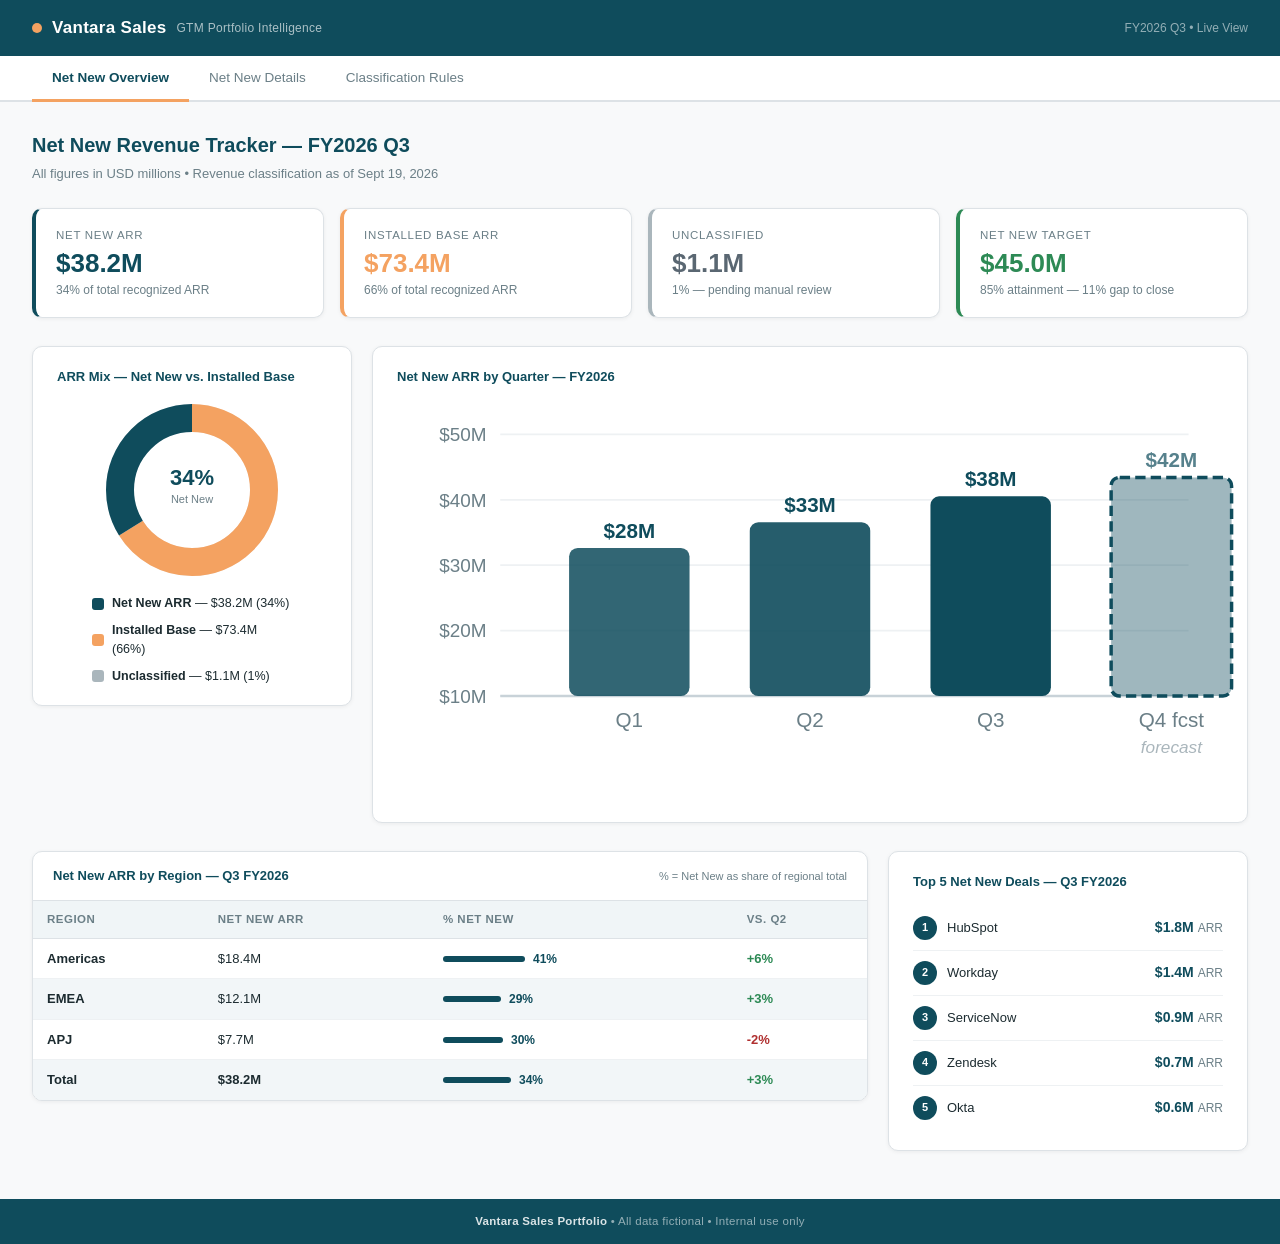
<file: net-new-tracker/index.html>
<!DOCTYPE html>
<html lang="en">
<head>
<meta charset="UTF-8">
<meta name="viewport" content="width=device-width, initial-scale=1.0">
<title>Net New Tracker | Vantara Sales</title>
<style>
  *, *::before, *::after { box-sizing: border-box; margin: 0; padding: 0; }

  :root {
    --teal:   #0f4c5c;
    --teal-light: #1a6a80;
    --accent: #f4a261;
    --white:  #ffffff;
    --bg:     #f8f9fa;
    --border: #dde2e6;
    --text:   #1c2b30;
    --muted:  #6b7f87;
    --green:  #2d8a55;
    --green-bg: #e6f4ec;
    --yellow: #b07800;
    --yellow-bg: #fff8e1;
    --grey:   #5a6772;
    --grey-bg: #eef1f3;
    --row-alt: #f2f6f8;
  }

  body {
    font-family: -apple-system, BlinkMacSystemFont, 'Segoe UI', Roboto, 'Helvetica Neue', Arial, sans-serif;
    background: var(--bg);
    color: var(--text);
    font-size: 14px;
    line-height: 1.5;
  }

  /* ── Header ─────────────────────────────────── */
  .site-header {
    background: var(--teal);
    color: var(--white);
    padding: 0 32px;
    display: flex;
    align-items: center;
    justify-content: space-between;
    height: 56px;
    box-shadow: 0 2px 8px rgba(0,0,0,.18);
  }
  .site-header .brand {
    display: flex;
    align-items: center;
    gap: 10px;
    font-weight: 700;
    font-size: 17px;
    letter-spacing: .3px;
  }
  .brand-dot { width: 10px; height: 10px; border-radius: 50%; background: var(--accent); }
  .site-header .subtitle { font-size: 12px; color: rgba(255,255,255,.65); font-weight: 400; }

  /* ── Tab bar ─────────────────────────────────── */
  .tab-bar {
    background: var(--white);
    border-bottom: 2px solid var(--border);
    display: flex;
    padding: 0 32px;
    gap: 0;
  }
  .tab-btn {
    background: none;
    border: none;
    cursor: pointer;
    font-size: 13.5px;
    font-weight: 500;
    color: var(--muted);
    padding: 14px 20px;
    border-bottom: 3px solid transparent;
    margin-bottom: -2px;
    transition: color .15s, border-color .15s;
    white-space: nowrap;
  }
  .tab-btn:hover { color: var(--teal); }
  .tab-btn.active { color: var(--teal); border-bottom-color: var(--accent); font-weight: 600; }

  /* ── Main content ────────────────────────────── */
  .tab-panel { display: none; padding: 28px 32px 48px; }
  .tab-panel.active { display: block; }

  .page-title {
    font-size: 20px;
    font-weight: 700;
    color: var(--teal);
    margin-bottom: 4px;
  }
  .page-subtitle { font-size: 13px; color: var(--muted); margin-bottom: 24px; }

  /* ── KPI cards ───────────────────────────────── */
  .kpi-row {
    display: grid;
    grid-template-columns: repeat(4, 1fr);
    gap: 16px;
    margin-bottom: 28px;
  }
  .kpi-card {
    background: var(--white);
    border: 1px solid var(--border);
    border-radius: 10px;
    padding: 18px 20px;
    box-shadow: 0 1px 4px rgba(0,0,0,.06);
  }
  .kpi-card .label { font-size: 11.5px; text-transform: uppercase; letter-spacing: .7px; color: var(--muted); margin-bottom: 6px; }
  .kpi-card .value { font-size: 26px; font-weight: 700; color: var(--teal); line-height: 1; }
  .kpi-card .meta  { font-size: 12px; color: var(--muted); margin-top: 5px; }
  .kpi-card.accent-card { border-left: 4px solid var(--accent); }
  .kpi-card.teal-card   { border-left: 4px solid var(--teal); }

  /* ── Chart row ───────────────────────────────── */
  .chart-row {
    display: grid;
    grid-template-columns: 320px 1fr;
    gap: 20px;
    margin-bottom: 28px;
    align-items: start;
  }
  .chart-card {
    background: var(--white);
    border: 1px solid var(--border);
    border-radius: 10px;
    padding: 20px 24px;
    box-shadow: 0 1px 4px rgba(0,0,0,.06);
  }
  .chart-card .chart-title {
    font-size: 13px; font-weight: 600; color: var(--teal); margin-bottom: 14px;
  }

  /* ── Donut legend ────────────────────────────── */
  .donut-wrap { display: flex; flex-direction: column; align-items: center; gap: 14px; }
  .donut-legend { display: flex; flex-direction: column; gap: 8px; width: 100%; }
  .legend-item { display: flex; align-items: center; gap: 8px; font-size: 12.5px; }
  .legend-swatch { width: 12px; height: 12px; border-radius: 3px; flex-shrink: 0; }

  /* ── Bar chart ───────────────────────────────── */
  .bar-chart-wrap { width: 100%; overflow: visible; }

  /* ── Section header ──────────────────────────── */
  .section-label {
    font-size: 12px; font-weight: 600; text-transform: uppercase; letter-spacing: .7px;
    color: var(--muted); margin-bottom: 10px;
  }

  /* ── Tables ──────────────────────────────────── */
  .table-card {
    background: var(--white);
    border: 1px solid var(--border);
    border-radius: 10px;
    overflow: hidden;
    box-shadow: 0 1px 4px rgba(0,0,0,.06);
    margin-bottom: 24px;
  }
  .table-card-header {
    padding: 14px 20px;
    border-bottom: 1px solid var(--border);
    font-size: 13px; font-weight: 600; color: var(--teal);
    display: flex; align-items: center; justify-content: space-between;
  }
  table { width: 100%; border-collapse: collapse; }
  thead th {
    background: #f0f5f7; text-align: left;
    padding: 10px 14px; font-size: 11.5px;
    font-weight: 600; text-transform: uppercase;
    letter-spacing: .5px; color: var(--muted);
    border-bottom: 1px solid var(--border);
  }
  tbody td { padding: 10px 14px; font-size: 13px; border-bottom: 1px solid #eef1f3; }
  tbody tr:last-child td { border-bottom: none; }
  tbody tr:nth-child(even) td { background: var(--row-alt); }
  tbody tr:hover td { background: #e8f1f5; }

  .pct-bar-cell { display: flex; align-items: center; gap: 8px; }
  .pct-bar { height: 6px; border-radius: 3px; background: var(--teal); }
  .pct-label { font-size: 12px; font-weight: 600; color: var(--teal); min-width: 36px; }

  /* ── Badges ──────────────────────────────────── */
  .badge {
    display: inline-flex; align-items: center;
    padding: 3px 9px; border-radius: 20px;
    font-size: 11.5px; font-weight: 600;
    white-space: nowrap;
  }
  .badge-confirmed { background: var(--green-bg); color: var(--green); }
  .badge-disputed  { background: var(--yellow-bg); color: var(--yellow); }
  .badge-pending   { background: var(--grey-bg);   color: var(--grey); }
  .badge-netnew    { background: #e8f3f8; color: var(--teal); }
  .badge-ib        { background: #fff3e8; color: #c45d14; }
  .badge-unclass   { background: var(--grey-bg); color: var(--grey); }
  .badge-system    { background: #f0f5f7; color: var(--teal); }
  .badge-seller    { background: #fdf4e8; color: #a85200; }
  .badge-override  { background: #fef0f0; color: #b03030; }

  /* ── Filter bar ──────────────────────────────── */
  .filter-bar {
    display: flex; gap: 12px; margin-bottom: 20px; flex-wrap: wrap; align-items: center;
  }
  .filter-bar label { font-size: 12px; color: var(--muted); margin-right: 4px; }
  .filter-bar select {
    border: 1px solid var(--border); border-radius: 6px; padding: 6px 10px;
    font-size: 13px; color: var(--text); background: var(--white);
    cursor: pointer; outline: none;
  }
  .filter-bar select:focus { border-color: var(--teal); }
  .filter-reset {
    margin-left: auto; background: none; border: 1px solid var(--border);
    border-radius: 6px; padding: 6px 14px; font-size: 12.5px;
    color: var(--muted); cursor: pointer;
  }
  .filter-reset:hover { border-color: var(--teal); color: var(--teal); }

  /* ── Classification tab ──────────────────────── */
  .rules-grid {
    display: grid;
    grid-template-columns: 1fr 1fr;
    gap: 20px;
    margin-bottom: 24px;
  }
  .rule-section-title {
    font-size: 13px; font-weight: 600; color: var(--teal);
    margin-bottom: 12px;
  }
  .stat-pills { display: flex; flex-direction: column; gap: 10px; }
  .stat-pill {
    display: flex; align-items: center; justify-content: space-between;
    background: var(--white); border: 1px solid var(--border);
    border-radius: 8px; padding: 12px 16px;
  }
  .stat-pill .sp-label { font-size: 13px; font-weight: 500; }
  .stat-pill .sp-value { font-size: 15px; font-weight: 700; color: var(--teal); }
  .stat-pill .sp-bar-wrap { width: 100px; height: 6px; background: var(--border); border-radius: 3px; }
  .stat-pill .sp-bar { height: 100%; border-radius: 3px; background: var(--teal); }

  .accuracy-callout {
    background: linear-gradient(135deg, var(--teal) 0%, var(--teal-light) 100%);
    color: var(--white); border-radius: 10px; padding: 18px 24px;
    display: flex; align-items: center; gap: 20px; margin-bottom: 24px;
  }
  .accuracy-callout .big-num { font-size: 36px; font-weight: 800; line-height: 1; }
  .accuracy-callout .callout-label { font-size: 13px; opacity: .85; margin-top: 3px; }

  /* ── Flowchart ───────────────────────────────── */
  .flowchart-wrap { overflow-x: auto; }
  svg.flowchart { font-family: inherit; }

  /* ── Deal list ───────────────────────────────── */
  .deal-list { list-style: none; }
  .deal-item {
    display: flex; align-items: center; justify-content: space-between;
    padding: 10px 0; border-bottom: 1px solid #eef1f3;
  }
  .deal-item:last-child { border-bottom: none; }
  .deal-rank { width: 24px; height: 24px; border-radius: 50%; background: var(--teal); color: var(--white); font-size: 11px; font-weight: 700; display: flex; align-items: center; justify-content: center; flex-shrink: 0; }
  .deal-name { flex: 1; margin-left: 10px; font-weight: 500; font-size: 13px; }
  .deal-arr  { font-size: 14px; font-weight: 700; color: var(--teal); }
  .deal-arr span { font-size: 12px; font-weight: 400; color: var(--muted); }

  /* ── Footer ──────────────────────────────────── */
  footer {
    background: var(--teal); color: rgba(255,255,255,.55);
    text-align: center; padding: 14px; font-size: 11.5px; letter-spacing: .3px;
  }
  footer strong { color: rgba(255,255,255,.85); }

  /* ── Responsive ──────────────────────────────── */
  @media (max-width: 900px) {
    .kpi-row { grid-template-columns: repeat(2, 1fr); }
    .chart-row { grid-template-columns: 1fr; }
    .rules-grid { grid-template-columns: 1fr; }
  }
  @media (max-width: 600px) {
    .kpi-row { grid-template-columns: 1fr; }
    .tab-btn { padding: 12px 12px; font-size: 12.5px; }
    .tab-panel { padding: 20px 16px 40px; }
  }
</style>
</head>
<body>

<!-- ── Site Header ──────────────────────────────── -->
<header class="site-header">
  <div class="brand">
    <div class="brand-dot"></div>
    Vantara Sales
    <span class="subtitle">GTM Portfolio Intelligence</span>
  </div>
  <div style="font-size:12px;color:rgba(255,255,255,.55);">FY2026 Q3 &bull; Live View</div>
</header>

<!-- ── Tab Bar ──────────────────────────────────── -->
<nav class="tab-bar">
  <button class="tab-btn active" onclick="switchTab('overview',this)">Net New Overview</button>
  <button class="tab-btn" onclick="switchTab('details',this)">Net New Details</button>
  <button class="tab-btn" onclick="switchTab('rules',this)">Classification Rules</button>
</nav>

<!-- ══════════════════════════════════════════════════
     TAB 1 — Net New Overview
     ══════════════════════════════════════════════════ -->
<div id="tab-overview" class="tab-panel active">

  <div class="page-title">Net New Revenue Tracker — FY2026 Q3</div>
  <div class="page-subtitle">All figures in USD millions &bull; Revenue classification as of Sept 19, 2026</div>

  <!-- KPI Cards -->
  <div class="kpi-row">
    <div class="kpi-card teal-card">
      <div class="label">Net New ARR</div>
      <div class="value">$38.2M</div>
      <div class="meta">34% of total recognized ARR</div>
    </div>
    <div class="kpi-card" style="border-left:4px solid var(--accent)">
      <div class="label">Installed Base ARR</div>
      <div class="value" style="color:var(--accent)">$73.4M</div>
      <div class="meta">66% of total recognized ARR</div>
    </div>
    <div class="kpi-card" style="border-left:4px solid #aab6bc">
      <div class="label">Unclassified</div>
      <div class="value" style="color:var(--grey)">$1.1M</div>
      <div class="meta">1% — pending manual review</div>
    </div>
    <div class="kpi-card" style="border-left:4px solid var(--green)">
      <div class="label">Net New Target</div>
      <div class="value" style="color:var(--green)">$45.0M</div>
      <div class="meta">85% attainment — 11% gap to close</div>
    </div>
  </div>

  <!-- Chart Row: Donut + Bar -->
  <div class="chart-row">

    <!-- Donut -->
    <div class="chart-card">
      <div class="chart-title">ARR Mix — Net New vs. Installed Base</div>
      <div class="donut-wrap">
        <svg width="180" height="180" viewBox="0 0 180 180" aria-label="Donut chart showing 34% Net New and 66% Installed Base">
          <circle cx="90" cy="90" r="72" fill="none" stroke="#eef1f3" stroke-width="28"/>
          <!-- IB segment: 66% = 237.6 deg, circumference of r=72 = 452.4 -->
          <circle cx="90" cy="90" r="72" fill="none" stroke="#f4a261" stroke-width="28"
            stroke-dasharray="298.6 452.4"
            stroke-dashoffset="0"
            transform="rotate(-90 90 90)"/>
          <!-- Net New: 34% -->
          <circle cx="90" cy="90" r="72" fill="none" stroke="#0f4c5c" stroke-width="28"
            stroke-dasharray="153.8 452.4"
            stroke-dashoffset="-298.6"
            transform="rotate(-90 90 90)"/>
          <text x="90" y="85" text-anchor="middle" font-size="22" font-weight="800" fill="#0f4c5c">34%</text>
          <text x="90" y="103" text-anchor="middle" font-size="11" fill="#6b7f87">Net New</text>
        </svg>
        <div class="donut-legend" style="max-width:200px">
          <div class="legend-item">
            <div class="legend-swatch" style="background:var(--teal)"></div>
            <div><strong>Net New ARR</strong> — $38.2M (34%)</div>
          </div>
          <div class="legend-item">
            <div class="legend-swatch" style="background:var(--accent)"></div>
            <div><strong>Installed Base</strong> — $73.4M (66%)</div>
          </div>
          <div class="legend-item">
            <div class="legend-swatch" style="background:#aab6bc"></div>
            <div><strong>Unclassified</strong> — $1.1M (1%)</div>
          </div>
        </div>
      </div>
    </div>

    <!-- Bar Chart -->
    <div class="chart-card">
      <div class="chart-title">Net New ARR by Quarter — FY2026</div>
      <svg class="bar-chart-wrap" viewBox="0 0 480 230" width="100%" aria-label="Bar chart of Net New ARR by quarter">
        <!-- Grid lines -->
        <line x1="60" y1="20" x2="460" y2="20" stroke="#eef1f3" stroke-width="1"/>
        <line x1="60" y1="58" x2="460" y2="58" stroke="#eef1f3" stroke-width="1"/>
        <line x1="60" y1="96" x2="460" y2="96" stroke="#eef1f3" stroke-width="1"/>
        <line x1="60" y1="134" x2="460" y2="134" stroke="#eef1f3" stroke-width="1"/>
        <line x1="60" y1="172" x2="460" y2="172" stroke="#eef1f3" stroke-width="1"/>
        <!-- Y axis labels -->
        <text x="52" y="24"  text-anchor="end" font-size="11" fill="#6b7f87">$50M</text>
        <text x="52" y="62"  text-anchor="end" font-size="11" fill="#6b7f87">$40M</text>
        <text x="52" y="100" text-anchor="end" font-size="11" fill="#6b7f87">$30M</text>
        <text x="52" y="138" text-anchor="end" font-size="11" fill="#6b7f87">$20M</text>
        <text x="52" y="176" text-anchor="end" font-size="11" fill="#6b7f87">$10M</text>
        <line x1="60" y1="172" x2="460" y2="172" stroke="#c8d2d8" stroke-width="1.5"/>
        <!-- Bars: scale 0-50, height area = 152px (172-20), each $1M = 3.04px -->
        <!-- Q1: $28M → height=85.1, y=172-85=87 -->
        <rect x="100" y="86" width="70" height="86" rx="5" fill="#0f4c5c" opacity=".85"/>
        <text x="135" y="80"  text-anchor="middle" font-size="12" font-weight="700" fill="#0f4c5c">$28M</text>
        <text x="135" y="190" text-anchor="middle" font-size="12" fill="#6b7f87">Q1</text>
        <!-- Q2: $33M → height=100.3, y=72 -->
        <rect x="205" y="71" width="70" height="101" rx="5" fill="#0f4c5c" opacity=".9"/>
        <text x="240" y="65"  text-anchor="middle" font-size="12" font-weight="700" fill="#0f4c5c">$33M</text>
        <text x="240" y="190" text-anchor="middle" font-size="12" fill="#6b7f87">Q2</text>
        <!-- Q3: $38M → height=115.5, y=57 -->
        <rect x="310" y="56" width="70" height="116" rx="5" fill="#0f4c5c"/>
        <text x="345" y="50"  text-anchor="middle" font-size="12" font-weight="700" fill="#0f4c5c">$38M</text>
        <text x="345" y="190" text-anchor="middle" font-size="12" fill="#6b7f87">Q3</text>
        <!-- Q4 forecast: $42M → height=127.7, y=44 — striped/lighter -->
        <rect x="415" y="45" width="70" height="127" rx="5" fill="#0f4c5c" opacity=".4"/>
        <rect x="415" y="45" width="70" height="127" rx="5" fill="none" stroke="#0f4c5c" stroke-width="2" stroke-dasharray="6 3"/>
        <text x="450" y="39"  text-anchor="middle" font-size="12" font-weight="700" fill="#0f4c5c" opacity=".7">$42M</text>
        <text x="450" y="190" text-anchor="middle" font-size="12" fill="#6b7f87">Q4 fcst</text>
        <!-- Axis ticks -->
        <text x="450" y="205" text-anchor="middle" font-size="10" fill="#aab6bc" font-style="italic">forecast</text>
      </svg>
    </div>
  </div>

  <!-- Regional Table + Top Deals -->
  <div style="display:grid;grid-template-columns:1fr 360px;gap:20px;align-items:start">

    <!-- Regional Table -->
    <div class="table-card">
      <div class="table-card-header">
        Net New ARR by Region — Q3 FY2026
        <span style="font-size:11px;font-weight:400;color:var(--muted)">% = Net New as share of regional total</span>
      </div>
      <table>
        <thead>
          <tr>
            <th>Region</th>
            <th>Net New ARR</th>
            <th>% Net New</th>
            <th>vs. Q2</th>
          </tr>
        </thead>
        <tbody>
          <tr>
            <td><strong>Americas</strong></td>
            <td>$18.4M</td>
            <td>
              <div class="pct-bar-cell">
                <div class="pct-bar" style="width:82px"></div>
                <span class="pct-label">41%</span>
              </div>
            </td>
            <td style="color:var(--green);font-weight:600">+6%</td>
          </tr>
          <tr>
            <td><strong>EMEA</strong></td>
            <td>$12.1M</td>
            <td>
              <div class="pct-bar-cell">
                <div class="pct-bar" style="width:58px"></div>
                <span class="pct-label">29%</span>
              </div>
            </td>
            <td style="color:var(--green);font-weight:600">+3%</td>
          </tr>
          <tr>
            <td><strong>APJ</strong></td>
            <td>$7.7M</td>
            <td>
              <div class="pct-bar-cell">
                <div class="pct-bar" style="width:60px"></div>
                <span class="pct-label">30%</span>
              </div>
            </td>
            <td style="color:#b03030;font-weight:600">-2%</td>
          </tr>
          <tr style="font-weight:700;background:#f0f5f7">
            <td><strong>Total</strong></td>
            <td><strong>$38.2M</strong></td>
            <td>
              <div class="pct-bar-cell">
                <div class="pct-bar" style="width:68px"></div>
                <span class="pct-label">34%</span>
              </div>
            </td>
            <td style="color:var(--green);font-weight:600">+3%</td>
          </tr>
        </tbody>
      </table>
    </div>

    <!-- Top 5 Deals -->
    <div class="chart-card">
      <div class="chart-title">Top 5 Net New Deals — Q3 FY2026</div>
      <ul class="deal-list">
        <li class="deal-item">
          <div class="deal-rank">1</div>
          <div class="deal-name">HubSpot</div>
          <div class="deal-arr">$1.8M <span>ARR</span></div>
        </li>
        <li class="deal-item">
          <div class="deal-rank">2</div>
          <div class="deal-name">Workday</div>
          <div class="deal-arr">$1.4M <span>ARR</span></div>
        </li>
        <li class="deal-item">
          <div class="deal-rank">3</div>
          <div class="deal-name">ServiceNow</div>
          <div class="deal-arr">$0.9M <span>ARR</span></div>
        </li>
        <li class="deal-item">
          <div class="deal-rank">4</div>
          <div class="deal-name">Zendesk</div>
          <div class="deal-arr">$0.7M <span>ARR</span></div>
        </li>
        <li class="deal-item">
          <div class="deal-rank">5</div>
          <div class="deal-name">Okta</div>
          <div class="deal-arr">$0.6M <span>ARR</span></div>
        </li>
      </ul>
    </div>
  </div>

</div><!-- /tab-overview -->


<!-- ══════════════════════════════════════════════════
     TAB 2 — Net New Details
     ══════════════════════════════════════════════════ -->
<div id="tab-details" class="tab-panel">

  <div class="page-title">Net New Deal Details</div>
  <div class="page-subtitle">15 classified opportunities &bull; Q3 FY2026</div>

  <!-- Filter Bar -->
  <div class="filter-bar">
    <div>
      <label for="f-region">Region</label>
      <select id="f-region" onchange="applyFilters()">
        <option value="">All Regions</option>
        <option value="Americas">Americas</option>
        <option value="EMEA">EMEA</option>
        <option value="APJ">APJ</option>
      </select>
    </div>
    <div>
      <label for="f-class">Classification</label>
      <select id="f-class" onchange="applyFilters()">
        <option value="">All</option>
        <option value="Net New">Net New</option>
        <option value="Installed Base">Installed Base</option>
        <option value="Unclassified">Unclassified</option>
      </select>
    </div>
    <div>
      <label for="f-source">Source</label>
      <select id="f-source" onchange="applyFilters()">
        <option value="">All Sources</option>
        <option value="System">System</option>
        <option value="Seller Declared">Seller Declared</option>
        <option value="Override">Override</option>
      </select>
    </div>
    <div>
      <label for="f-status">Status</label>
      <select id="f-status" onchange="applyFilters()">
        <option value="">All Statuses</option>
        <option value="Confirmed">Confirmed</option>
        <option value="Disputed">Disputed</option>
        <option value="Pending">Pending</option>
      </select>
    </div>
    <button class="filter-reset" onclick="resetFilters()">Reset</button>
  </div>

  <div class="table-card">
    <div class="table-card-header">
      Opportunity Table
      <span id="row-count" style="font-size:11px;font-weight:400;color:var(--muted)">Showing 15 of 15</span>
    </div>
    <div style="overflow-x:auto">
      <table id="details-table">
        <thead>
          <tr>
            <th>Account</th>
            <th>Region</th>
            <th>ARR</th>
            <th>Close Date</th>
            <th>Classification</th>
            <th>Source</th>
            <th>Yrs Since Prior Rev.</th>
            <th>Status</th>
          </tr>
        </thead>
        <tbody id="details-tbody">
          <!-- rows injected by JS -->
        </tbody>
      </table>
    </div>
  </div>

</div><!-- /tab-details -->


<!-- ══════════════════════════════════════════════════
     TAB 3 — Classification Rules
     ══════════════════════════════════════════════════ -->
<div id="tab-rules" class="tab-panel">

  <div class="page-title">Net New Classification Logic</div>
  <div class="page-subtitle">Governing rules, flowchart, and audit accuracy</div>

  <!-- Accuracy callout -->
  <div class="accuracy-callout">
    <div>
      <div class="big-num">94.2%</div>
      <div class="callout-label">Classification accuracy rate — Audit Q2 FY2026</div>
    </div>
    <div style="width:1px;background:rgba(255,255,255,.25);align-self:stretch"></div>
    <div style="font-size:13px;opacity:.85;line-height:1.6">
      Accuracy measured against manual re-review of 1,200 closed deals.<br>
      Remaining 5.8% attributed to M&amp;A events (3.1%) and data gaps (2.7%).
    </div>
  </div>

  <div class="rules-grid">

    <!-- Flowchart -->
    <div class="chart-card" style="grid-column:1 / -1">
      <div class="rule-section-title">Classification Decision Flowchart</div>
      <div class="flowchart-wrap">
        <svg class="flowchart" viewBox="0 0 820 280" width="100%" aria-label="Classification decision flowchart">
          <!-- Start box -->
          <rect x="10" y="110" width="160" height="50" rx="8" fill="#0f4c5c"/>
          <text x="90" y="131" text-anchor="middle" font-size="12" fill="#fff" font-weight="600">New Opportunity</text>
          <text x="90" y="148" text-anchor="middle" font-size="12" fill="#fff" font-weight="600">Created</text>
          <!-- Arrow right -->
          <line x1="170" y1="135" x2="205" y2="135" stroke="#0f4c5c" stroke-width="2" marker-end="url(#arrow)"/>
          <!-- Decision diamond -->
          <polygon points="260,100 370,135 260,170 150,135" transform="translate(50,0)" fill="#e8f3f8" stroke="#0f4c5c" stroke-width="2"/>
          <text x="310" y="131" text-anchor="middle" font-size="11" fill="#0f4c5c" font-weight="600">Prior revenue</text>
          <text x="310" y="146" text-anchor="middle" font-size="11" fill="#0f4c5c" font-weight="600">in last 5 years?</text>
          <!-- Yes arrow → IB -->
          <line x1="360" y1="170" x2="360" y2="210" stroke="#c45d14" stroke-width="2" marker-end="url(#arrow-orange)"/>
          <text x="370" y="195" font-size="10" fill="#c45d14" font-weight="600">Yes</text>
          <rect x="295" y="215" width="130" height="46" rx="8" fill="#fff3e8" stroke="#f4a261" stroke-width="2"/>
          <text x="360" y="239" text-anchor="middle" font-size="12" fill="#c45d14" font-weight="700">Installed Base</text>
          <text x="360" y="255" text-anchor="middle" font-size="10" fill="#c45d14">Existing customer</text>
          <!-- No arrow → Net New -->
          <line x1="460" y1="135" x2="510" y2="135" stroke="#0f4c5c" stroke-width="2" marker-end="url(#arrow)"/>
          <text x="482" y="128" font-size="10" fill="#0f4c5c" font-weight="600">No</text>
          <rect x="515" y="110" width="130" height="50" rx="8" fill="#e8f3f8" stroke="#0f4c5c" stroke-width="2"/>
          <text x="580" y="131" text-anchor="middle" font-size="12" fill="#0f4c5c" font-weight="700">Net New</text>
          <text x="580" y="148" text-anchor="middle" font-size="10" fill="#0f4c5c">New logo / reactivation</text>
          <!-- No data branch from diamond upward -->
          <line x1="310" y1="100" x2="310" y2="60" stroke="#6b7f87" stroke-width="2" marker-end="url(#arrow-grey)"/>
          <text x="320" y="85" font-size="10" fill="#6b7f87" font-weight="600">No data</text>
          <rect x="220" y="20" width="180" height="40" rx="8" fill="#eef1f3" stroke="#aab6bc" stroke-width="2"/>
          <text x="310" y="37" text-anchor="middle" font-size="12" fill="#5a6772" font-weight="700">Unclassified</text>
          <text x="310" y="52" text-anchor="middle" font-size="10" fill="#5a6772">Manual review required</text>
          <!-- Manual review arrow to right -->
          <line x1="400" y1="40" x2="450" y2="40" stroke="#6b7f87" stroke-width="2" marker-end="url(#arrow-grey)"/>
          <rect x="455" y="18" width="155" height="44" rx="8" fill="#f8f9fa" stroke="#aab6bc" stroke-width="2"/>
          <text x="532" y="37" text-anchor="middle" font-size="11" fill="#5a6772" font-weight="600">Revenue Ops Review</text>
          <text x="532" y="52" text-anchor="middle" font-size="10" fill="#5a6772">Override or confirm</text>
          <!-- Arrowhead defs -->
          <defs>
            <marker id="arrow" markerWidth="8" markerHeight="8" refX="6" refY="3" orient="auto">
              <path d="M0,0 L0,6 L8,3 z" fill="#0f4c5c"/>
            </marker>
            <marker id="arrow-orange" markerWidth="8" markerHeight="8" refX="6" refY="3" orient="auto">
              <path d="M0,0 L0,6 L8,3 z" fill="#c45d14"/>
            </marker>
            <marker id="arrow-grey" markerWidth="8" markerHeight="8" refX="6" refY="3" orient="auto">
              <path d="M0,0 L0,6 L8,3 z" fill="#6b7f87"/>
            </marker>
          </defs>
        </svg>
      </div>
    </div>

    <!-- Rule Coverage Stats -->
    <div class="chart-card">
      <div class="rule-section-title">Rule Coverage by Source</div>
      <div class="stat-pills">
        <div class="stat-pill">
          <div>
            <div class="sp-label">System-generated</div>
            <div style="font-size:11px;color:var(--muted)">CRM data + revenue history match</div>
          </div>
          <div style="display:flex;align-items:center;gap:10px">
            <div class="sp-bar-wrap"><div class="sp-bar" style="width:78%"></div></div>
            <div class="sp-value">78%</div>
          </div>
        </div>
        <div class="stat-pill">
          <div>
            <div class="sp-label">Seller Declared</div>
            <div style="font-size:11px;color:var(--muted)">Manually tagged by account exec</div>
          </div>
          <div style="display:flex;align-items:center;gap:10px">
            <div class="sp-bar-wrap"><div class="sp-bar" style="width:15%;background:var(--accent)"></div></div>
            <div class="sp-value" style="color:var(--accent)">15%</div>
          </div>
        </div>
        <div class="stat-pill">
          <div>
            <div class="sp-label">Override</div>
            <div style="font-size:11px;color:var(--muted)">Revenue Ops manual override</div>
          </div>
          <div style="display:flex;align-items:center;gap:10px">
            <div class="sp-bar-wrap"><div class="sp-bar" style="width:7%;background:#b03030"></div></div>
            <div class="sp-value" style="color:#b03030">7%</div>
          </div>
        </div>
      </div>
    </div>

    <!-- Rule Exceptions -->
    <div class="chart-card">
      <div class="rule-section-title">Rule Exceptions &amp; Edge Cases</div>
      <table>
        <thead>
          <tr>
            <th>Scenario</th>
            <th>Classification</th>
            <th>Notes</th>
          </tr>
        </thead>
        <tbody>
          <tr>
            <td>Reactivation — dormant &gt;5 years</td>
            <td><span class="badge badge-netnew">Net New</span></td>
            <td style="color:var(--muted)">Revenue gap exceeds threshold</td>
          </tr>
          <tr>
            <td>M&amp;A account</td>
            <td><span class="badge badge-unclass">Manual</span></td>
            <td style="color:var(--muted)">Rev Ops classification required</td>
          </tr>
          <tr>
            <td>Partial expansion &gt;50% new product</td>
            <td><span class="badge badge-netnew">Net New</span></td>
            <td style="color:var(--muted)">Majority-new ACV qualifies</td>
          </tr>
          <tr>
            <td>Renewal with uplift &lt;50%</td>
            <td><span class="badge badge-ib">Installed Base</span></td>
            <td style="color:var(--muted)">Treated as expansion</td>
          </tr>
          <tr>
            <td>Subsidiary of existing account</td>
            <td><span class="badge badge-unclass">Manual</span></td>
            <td style="color:var(--muted)">Depends on parent relationship</td>
          </tr>
        </tbody>
      </table>
    </div>

  </div><!-- /rules-grid -->

</div><!-- /tab-rules -->

<!-- ── Footer ──────────────────────────────────── -->
<footer>
  <strong>Vantara Sales Portfolio</strong> &bull; All data fictional &bull; Internal use only
</footer>

<script>
// ── Tab switching ──────────────────────────────
function switchTab(name, btn) {
  document.querySelectorAll('.tab-panel').forEach(p => p.classList.remove('active'));
  document.querySelectorAll('.tab-btn').forEach(b => b.classList.remove('active'));
  document.getElementById('tab-' + name).classList.add('active');
  btn.classList.add('active');
}

// ── Deal data ──────────────────────────────────
var deals = [
  { account:'HubSpot',     region:'Americas', arr:'$1,800K', close:'2026-08-15', class:'Net New',       source:'System',         yrs:'8',  status:'Confirmed' },
  { account:'Workday',     region:'Americas', arr:'$1,400K', close:'2026-09-01', class:'Net New',       source:'System',         yrs:'7',  status:'Confirmed' },
  { account:'ServiceNow',  region:'Americas', arr:'$900K',   close:'2026-09-10', class:'Net New',       source:'Seller Declared',yrs:'6',  status:'Confirmed' },
  { account:'Zendesk',     region:'EMEA',     arr:'$700K',   close:'2026-08-28', class:'Net New',       source:'System',         yrs:'9',  status:'Confirmed' },
  { account:'Okta',        region:'Americas', arr:'$600K',   close:'2026-09-15', class:'Net New',       source:'System',         yrs:'—',  status:'Confirmed' },
  { account:'Grab',        region:'APJ',      arr:'$850K',   close:'2026-09-05', class:'Net New',       source:'System',         yrs:'—',  status:'Confirmed' },
  { account:'ASML',        region:'EMEA',     arr:'$1,100K', close:'2026-08-20', class:'Net New',       source:'Override',       yrs:'6',  status:'Confirmed' },
  { account:'Klarna',      region:'EMEA',     arr:'$450K',   close:'2026-09-18', class:'Net New',       source:'System',         yrs:'—',  status:'Pending'   },
  { account:'UiPath',      region:'EMEA',     arr:'$620K',   close:'2026-09-12', class:'Net New',       source:'Seller Declared',yrs:'5+', status:'Disputed'  },
  { account:'Adyen',       region:'EMEA',     arr:'$780K',   close:'2026-08-30', class:'Installed Base',source:'System',         yrs:'2',  status:'Confirmed' },
  { account:'TCS',         region:'APJ',      arr:'$930K',   close:'2026-09-08', class:'Installed Base',source:'System',         yrs:'1',  status:'Confirmed' },
  { account:'Infosys',     region:'APJ',      arr:'$410K',   close:'2026-09-14', class:'Installed Base',source:'System',         yrs:'3',  status:'Confirmed' },
  { account:'SAP',         region:'EMEA',     arr:'$1,250K', close:'2026-08-25', class:'Installed Base',source:'Override',       yrs:'2',  status:'Disputed'  },
  { account:'Monday.com',  region:'Americas', arr:'$330K',   close:'2026-09-17', class:'Unclassified',  source:'Seller Declared',yrs:'?',  status:'Pending'   },
  { account:'GitHub',      region:'Americas', arr:'$290K',   close:'2026-09-19', class:'Unclassified',  source:'System',         yrs:'?',  status:'Pending'   },
];

function classBadge(c) {
  if (c === 'Net New')       return '<span class="badge badge-netnew">Net New</span>';
  if (c === 'Installed Base') return '<span class="badge badge-ib">Installed Base</span>';
  return '<span class="badge badge-unclass">Unclassified</span>';
}
function sourceBadge(s) {
  if (s === 'System')          return '<span class="badge badge-system">System</span>';
  if (s === 'Seller Declared') return '<span class="badge badge-seller">Seller Declared</span>';
  return '<span class="badge badge-override">Override</span>';
}
function statusBadge(s) {
  if (s === 'Confirmed') return '<span class="badge badge-confirmed">Confirmed</span>';
  if (s === 'Disputed')  return '<span class="badge badge-disputed">Disputed</span>';
  return '<span class="badge badge-pending">Pending</span>';
}

function renderTable(rows) {
  var tbody = document.getElementById('details-tbody');
  var html = '';
  rows.forEach(function(d) {
    html += '<tr data-region="'+d.region+'" data-class="'+d.class+'" data-source="'+d.source+'" data-status="'+d.status+'">'
      + '<td><strong>'+d.account+'</strong></td>'
      + '<td>'+d.region+'</td>'
      + '<td style="font-weight:600;color:var(--teal)">'+d.arr+'</td>'
      + '<td>'+d.close+'</td>'
      + '<td>'+classBadge(d.class)+'</td>'
      + '<td>'+sourceBadge(d.source)+'</td>'
      + '<td style="text-align:center">'+d.yrs+'</td>'
      + '<td>'+statusBadge(d.status)+'</td>'
      + '</tr>';
  });
  tbody.innerHTML = html;
  document.getElementById('row-count').textContent = 'Showing ' + rows.length + ' of ' + deals.length;
}

function applyFilters() {
  var region = document.getElementById('f-region').value;
  var cls    = document.getElementById('f-class').value;
  var source = document.getElementById('f-source').value;
  var status = document.getElementById('f-status').value;
  var filtered = deals.filter(function(d) {
    return (!region || d.region === region)
        && (!cls    || d.class  === cls)
        && (!source || d.source === source)
        && (!status || d.status === status);
  });
  renderTable(filtered);
}

function resetFilters() {
  document.getElementById('f-region').value = '';
  document.getElementById('f-class').value  = '';
  document.getElementById('f-source').value = '';
  document.getElementById('f-status').value = '';
  renderTable(deals);
}

// Initial render
renderTable(deals);
</script>
</body>
</html>
</file>
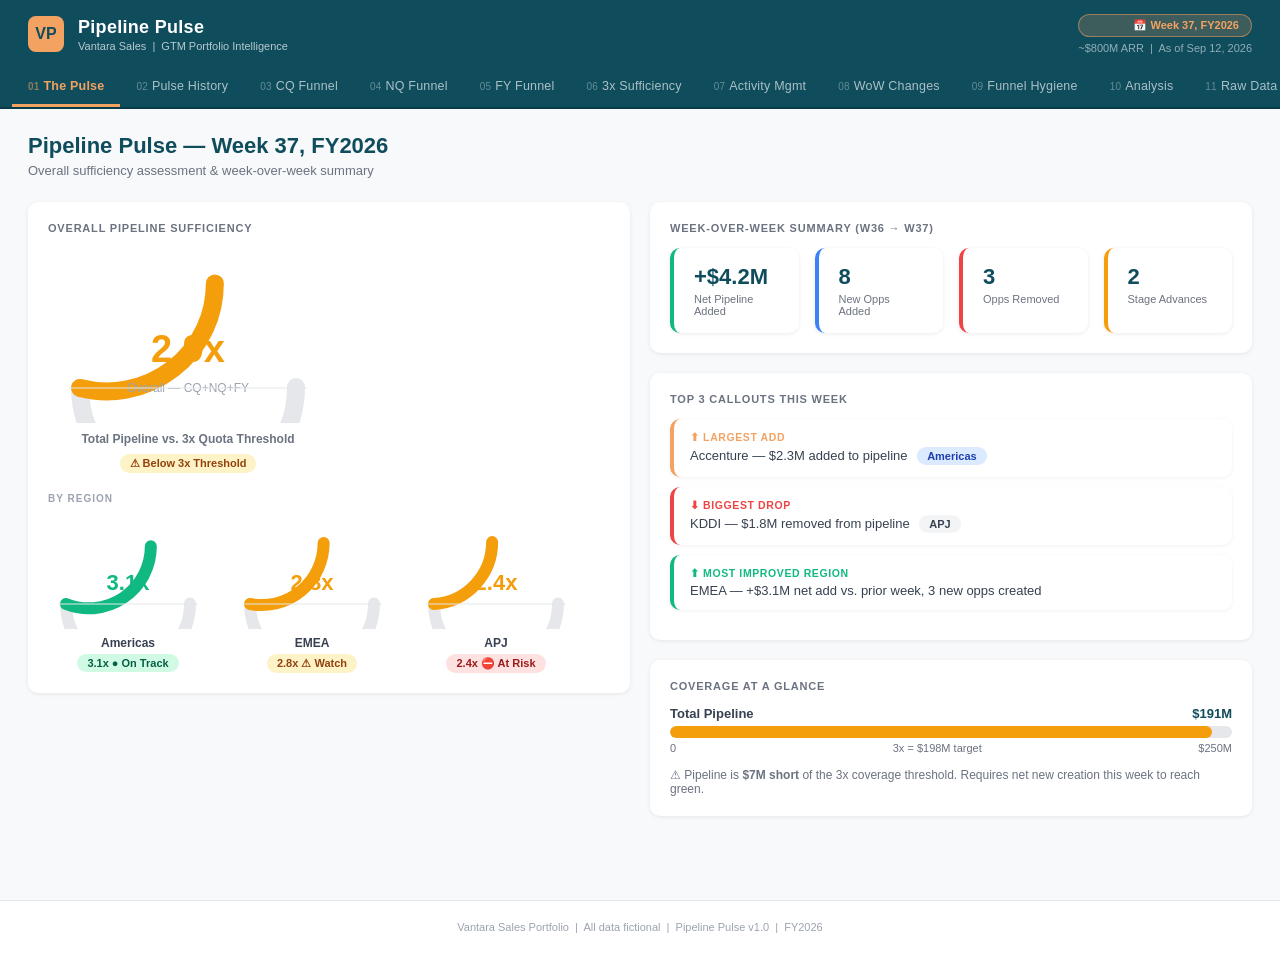
<file: pipeline-pulse/index.html>
<!DOCTYPE html>
<html lang="en">
<head>
<meta charset="UTF-8">
<meta name="viewport" content="width=device-width, initial-scale=1.0">
<title>Pipeline Pulse | Vantara Sales</title>
<style>
*{box-sizing:border-box;margin:0;padding:0}
body{font-family:-apple-system,BlinkMacSystemFont,'Segoe UI',Roboto,sans-serif;background:#f8f9fa;color:#1a1a2e;font-size:14px}
/* ─── HEADER ─── */
.header{background:#0f4c5c;color:#fff;padding:14px 28px;display:flex;align-items:center;justify-content:space-between;box-shadow:0 2px 8px rgba(0,0,0,.25)}
.header-left{display:flex;align-items:center;gap:14px}
.logo-mark{width:36px;height:36px;background:#f4a261;border-radius:8px;display:flex;align-items:center;justify-content:center;font-weight:800;font-size:16px;color:#0f4c5c;flex-shrink:0}
.header h1{font-size:18px;font-weight:700;letter-spacing:.3px}
.header-sub{font-size:11px;opacity:.7;margin-top:2px}
.header-right{text-align:right}
.header-badge{background:rgba(244,162,97,.2);border:1px solid rgba(244,162,97,.5);color:#f4a261;padding:4px 12px;border-radius:20px;font-size:11px;font-weight:600}
/* ─── TABS ─── */
.tab-bar{background:#0f4c5c;border-bottom:2px solid #0a3b48;overflow-x:auto;white-space:nowrap;scrollbar-width:thin;scrollbar-color:rgba(255,255,255,.2) transparent}
.tab-bar::-webkit-scrollbar{height:4px}
.tab-bar::-webkit-scrollbar-thumb{background:rgba(255,255,255,.2);border-radius:2px}
.tab-bar-inner{display:inline-flex;padding:0 12px;min-width:100%}
.tab-btn{background:none;border:none;color:rgba(255,255,255,.65);padding:11px 16px;cursor:pointer;font-size:12.5px;font-weight:500;white-space:nowrap;border-bottom:3px solid transparent;transition:all .15s;letter-spacing:.2px}
.tab-btn:hover{color:#fff;background:rgba(255,255,255,.07)}
.tab-btn.active{color:#f4a261;border-bottom-color:#f4a261;font-weight:700}
.tab-number{opacity:.55;font-size:10px;margin-right:4px}
/* ─── LAYOUT ─── */
.content{padding:24px 28px;max-width:1400px;margin:0 auto}
.tab-panel{display:none}
.tab-panel.active{display:block}
/* ─── CARDS ─── */
.card{background:#fff;border-radius:10px;box-shadow:0 1px 4px rgba(0,0,0,.08);padding:20px;margin-bottom:20px}
.card-title{font-size:11px;font-weight:700;text-transform:uppercase;letter-spacing:.8px;color:#6b7280;margin-bottom:14px}
.card-value{font-size:28px;font-weight:800;color:#0f4c5c}
.card-sub{font-size:12px;color:#9ca3af;margin-top:3px}
/* ─── GRID ─── */
.grid-2{display:grid;grid-template-columns:1fr 1fr;gap:20px}
.grid-3{display:grid;grid-template-columns:1fr 1fr 1fr;gap:20px}
.grid-4{display:grid;grid-template-columns:1fr 1fr 1fr 1fr;gap:20px}
/* ─── BADGES ─── */
.badge{display:inline-flex;align-items:center;gap:4px;padding:3px 10px;border-radius:12px;font-size:11px;font-weight:700}
.badge-green{background:#d1fae5;color:#065f46}
.badge-yellow{background:#fef3c7;color:#92400e}
.badge-red{background:#fee2e2;color:#991b1b}
.badge-blue{background:#dbeafe;color:#1e40af}
.badge-gray{background:#f3f4f6;color:#374151}
/* ─── STATUS DOT ─── */
.dot{width:10px;height:10px;border-radius:50%;display:inline-block;flex-shrink:0}
.dot-green{background:#10b981}
.dot-yellow{background:#f59e0b}
.dot-red{background:#ef4444}
/* ─── TABLES ─── */
.data-table{width:100%;border-collapse:collapse;font-size:13px}
.data-table th{background:#f8f9fa;padding:9px 12px;text-align:left;font-size:10.5px;font-weight:700;text-transform:uppercase;letter-spacing:.6px;color:#6b7280;border-bottom:2px solid #e5e7eb}
.data-table td{padding:9px 12px;border-bottom:1px solid #f3f4f6;color:#374151}
.data-table tr:hover td{background:#f9fafb}
.data-table tr:last-child td{border-bottom:none}
/* ─── PULSE SECTION ─── */
.gauge-row{display:flex;align-items:flex-start;gap:32px;flex-wrap:wrap}
.gauge-main{text-align:center;flex-shrink:0}
.gauge-label{font-size:12px;font-weight:600;color:#6b7280;margin-top:6px}
.region-gauges{display:flex;gap:24px;flex-wrap:wrap}
.region-gauge-wrap{text-align:center}
/* ─── STAT ROW ─── */
.stat-row{display:flex;gap:16px;flex-wrap:wrap;margin-bottom:20px}
.stat-card{background:#fff;border-radius:10px;box-shadow:0 1px 4px rgba(0,0,0,.08);padding:16px 20px;flex:1;min-width:140px;border-left:4px solid #0f4c5c}
.stat-card.green{border-left-color:#10b981}
.stat-card.yellow{border-left-color:#f59e0b}
.stat-card.red{border-left-color:#ef4444}
.stat-card.blue{border-left-color:#3b82f6}
.stat-num{font-size:22px;font-weight:800;color:#0f4c5c}
.stat-lbl{font-size:11px;color:#6b7280;margin-top:3px}
/* ─── CALLOUT ─── */
.callout{background:#fff;border-radius:10px;border-left:4px solid #f4a261;padding:12px 16px;margin-bottom:10px;box-shadow:0 1px 4px rgba(0,0,0,.06)}
.callout-title{font-size:10.5px;font-weight:700;text-transform:uppercase;letter-spacing:.6px;color:#f4a261;margin-bottom:4px}
.callout-text{font-size:13px;color:#374151;font-weight:500}
/* ─── CHANGE FEED ─── */
.event-item{display:flex;align-items:flex-start;gap:12px;padding:12px 0;border-bottom:1px solid #f3f4f6}
.event-item:last-child{border-bottom:none}
.event-icon{width:28px;height:28px;border-radius:50%;display:flex;align-items:center;justify-content:center;font-size:12px;flex-shrink:0}
.ei-up{background:#d1fae5;color:#065f46}
.ei-down{background:#fee2e2;color:#991b1b}
.ei-date{background:#dbeafe;color:#1e40af}
.ei-stage{background:#fef3c7;color:#92400e}
.event-body{flex:1}
.event-account{font-weight:700;font-size:13px;color:#111827}
.event-desc{font-size:12px;color:#6b7280;margin-top:2px}
.event-delta{font-size:12px;font-weight:700;margin-top:2px}
.delta-pos{color:#10b981}
.delta-neg{color:#ef4444}
.delta-neu{color:#6b7280}
/* ─── COVERAGE METER ─── */
.coverage-bar-wrap{margin:12px 0}
.coverage-bar-bg{background:#e5e7eb;border-radius:8px;height:12px;overflow:hidden}
.coverage-bar-fill{height:100%;border-radius:8px;transition:width .6s ease}
.coverage-label{display:flex;justify-content:space-between;font-size:11px;color:#6b7280;margin-top:4px}
/* ─── MATRIX TABLE ─── */
.matrix-table{width:100%;border-collapse:collapse;font-size:13px}
.matrix-table th{background:#f8f9fa;padding:10px 16px;text-align:center;font-size:10.5px;font-weight:700;text-transform:uppercase;letter-spacing:.6px;color:#6b7280;border:1px solid #e5e7eb}
.matrix-table th.row-head{text-align:left}
.matrix-table td{padding:12px 16px;border:1px solid #e5e7eb;text-align:center;font-weight:700;font-size:15px}
.matrix-table td.region-name{text-align:left;font-size:13px;font-weight:600;color:#374151;background:#f8f9fa}
.cell-green{background:#d1fae5;color:#065f46}
.cell-yellow{background:#fef3c7;color:#92400e}
.cell-red{background:#fee2e2;color:#991b1b}
/* ─── HYGIENE SCORE ─── */
.hygiene-score-big{font-size:64px;font-weight:900;line-height:1}
.hygiene-component{display:flex;align-items:center;gap:12px;margin-bottom:10px}
.hygiene-comp-label{width:140px;font-size:12px;color:#374151;font-weight:600}
.hygiene-comp-bar{flex:1;background:#e5e7eb;border-radius:6px;height:8px;overflow:hidden}
.hygiene-comp-fill{height:100%;border-radius:6px}
.hygiene-comp-val{width:50px;text-align:right;font-size:12px;font-weight:700;color:#374151}
/* ─── FILTER ROW ─── */
.filter-row{display:flex;gap:12px;flex-wrap:wrap;margin-bottom:20px;align-items:center}
.filter-row label{font-size:11px;font-weight:700;color:#6b7280;text-transform:uppercase;letter-spacing:.6px}
.filter-row select{border:1px solid #d1d5db;border-radius:6px;padding:6px 10px;font-size:13px;color:#374151;background:#fff;cursor:pointer}
.filter-row select:focus{outline:2px solid #0f4c5c;border-color:transparent}
/* ─── PAGE TITLE ─── */
.page-title{font-size:22px;font-weight:800;color:#0f4c5c;margin-bottom:4px}
.page-subtitle{font-size:13px;color:#6b7280;margin-bottom:24px}
/* ─── SECTION DIVIDER ─── */
.section-label{font-size:10px;font-weight:800;text-transform:uppercase;letter-spacing:1px;color:#9ca3af;margin:20px 0 10px}
/* ─── SVG CHART CONTAINERS ─── */
.chart-wrap{width:100%;overflow:visible}
svg.chart{display:block;width:100%;overflow:visible}
/* ─── TOOLTIP (hover) ─── */
.tt{position:absolute;background:#111827;color:#fff;padding:6px 10px;border-radius:6px;font-size:11px;pointer-events:none;display:none;z-index:999}
/* ─── FOOTER ─── */
footer{text-align:center;padding:20px;font-size:11px;color:#9ca3af;border-top:1px solid #e5e7eb;margin-top:40px;background:#fff}
/* ─── RESPONSIVE ─── */
@media(max-width:768px){
  .content{padding:16px}
  .grid-2,.grid-3,.grid-4{grid-template-columns:1fr}
  .gauge-row{flex-direction:column}
  .region-gauges{justify-content:center}
}
</style>
</head>
<body>

<!-- HEADER -->
<div class="header">
  <div class="header-left">
    <div class="logo-mark">VP</div>
    <div>
      <h1>Pipeline Pulse</h1>
      <div class="header-sub">Vantara Sales &nbsp;|&nbsp; GTM Portfolio Intelligence</div>
    </div>
  </div>
  <div class="header-right">
    <div class="header-badge">&#128197; Week 37, FY2026</div>
    <div style="font-size:11px;opacity:.55;margin-top:5px">~$800M ARR &nbsp;|&nbsp; As of Sep 12, 2026</div>
  </div>
</div>

<!-- TAB BAR -->
<div class="tab-bar">
  <div class="tab-bar-inner">
    <button class="tab-btn active" onclick="switchTab(0)"><span class="tab-number">01</span>The Pulse</button>
    <button class="tab-btn" onclick="switchTab(1)"><span class="tab-number">02</span>Pulse History</button>
    <button class="tab-btn" onclick="switchTab(2)"><span class="tab-number">03</span>CQ Funnel</button>
    <button class="tab-btn" onclick="switchTab(3)"><span class="tab-number">04</span>NQ Funnel</button>
    <button class="tab-btn" onclick="switchTab(4)"><span class="tab-number">05</span>FY Funnel</button>
    <button class="tab-btn" onclick="switchTab(5)"><span class="tab-number">06</span>3x Sufficiency</button>
    <button class="tab-btn" onclick="switchTab(6)"><span class="tab-number">07</span>Activity Mgmt</button>
    <button class="tab-btn" onclick="switchTab(7)"><span class="tab-number">08</span>WoW Changes</button>
    <button class="tab-btn" onclick="switchTab(8)"><span class="tab-number">09</span>Funnel Hygiene</button>
    <button class="tab-btn" onclick="switchTab(9)"><span class="tab-number">10</span>Analysis</button>
    <button class="tab-btn" onclick="switchTab(10)"><span class="tab-number">11</span>Raw Data</button>
  </div>
</div>

<div class="content">

<!-- ═══════════════════════════════════════════════════════
     TAB 1: THE PULSE
═══════════════════════════════════════════════════════ -->
<div class="tab-panel active" id="tab-0">
  <div class="page-title">Pipeline Pulse — Week 37, FY2026</div>
  <div class="page-subtitle">Overall sufficiency assessment &amp; week-over-week summary</div>

  <div class="grid-2" style="align-items:start">
    <!-- LEFT: Gauges -->
    <div class="card">
      <div class="card-title">Overall Pipeline Sufficiency</div>
      <div class="gauge-row">
        <div class="gauge-main">
          <svg id="gauge-main" viewBox="0 0 280 175" width="280" height="175"></svg>
          <div class="gauge-label">Total Pipeline vs. 3x Quota Threshold</div>
          <div style="margin-top:8px"><span class="badge badge-yellow">&#9888; Below 3x Threshold</span></div>
        </div>
      </div>
      <div class="section-label">By Region</div>
      <div class="region-gauges">
        <div class="region-gauge-wrap">
          <svg id="gauge-amer" viewBox="0 0 160 115" width="160" height="115"></svg>
          <div style="font-size:12px;font-weight:700;color:#374151;margin-top:4px">Americas</div>
          <div style="margin-top:4px"><span class="badge badge-green">3.1x &#9679; On Track</span></div>
        </div>
        <div class="region-gauge-wrap">
          <svg id="gauge-emea" viewBox="0 0 160 115" width="160" height="115"></svg>
          <div style="font-size:12px;font-weight:700;color:#374151;margin-top:4px">EMEA</div>
          <div style="margin-top:4px"><span class="badge badge-yellow">2.8x &#9888; Watch</span></div>
        </div>
        <div class="region-gauge-wrap">
          <svg id="gauge-apj" viewBox="0 0 160 115" width="160" height="115"></svg>
          <div style="font-size:12px;font-weight:700;color:#374151;margin-top:4px">APJ</div>
          <div style="margin-top:4px"><span class="badge badge-red">2.4x &#9940; At Risk</span></div>
        </div>
      </div>
    </div>

    <!-- RIGHT: WoW + Callouts -->
    <div>
      <div class="card" style="margin-bottom:20px">
        <div class="card-title">Week-over-Week Summary (W36 → W37)</div>
        <div class="stat-row" style="margin-bottom:0">
          <div class="stat-card green" style="min-width:120px">
            <div class="stat-num">+$4.2M</div>
            <div class="stat-lbl">Net Pipeline Added</div>
          </div>
          <div class="stat-card blue" style="min-width:120px">
            <div class="stat-num">8</div>
            <div class="stat-lbl">New Opps Added</div>
          </div>
          <div class="stat-card red" style="min-width:120px">
            <div class="stat-num">3</div>
            <div class="stat-lbl">Opps Removed</div>
          </div>
          <div class="stat-card yellow" style="min-width:120px">
            <div class="stat-num">2</div>
            <div class="stat-lbl">Stage Advances</div>
          </div>
        </div>
      </div>

      <div class="card">
        <div class="card-title">Top 3 Callouts This Week</div>
        <div class="callout">
          <div class="callout-title">&#11014; Largest Add</div>
          <div class="callout-text">Accenture — $2.3M added to pipeline <span class="badge badge-blue" style="margin-left:6px">Americas</span></div>
        </div>
        <div class="callout" style="border-left-color:#ef4444">
          <div class="callout-title" style="color:#ef4444">&#11015; Biggest Drop</div>
          <div class="callout-text">KDDI — $1.8M removed from pipeline <span class="badge badge-gray" style="margin-left:6px">APJ</span></div>
        </div>
        <div class="callout" style="border-left-color:#10b981">
          <div class="callout-title" style="color:#10b981">&#11014; Most Improved Region</div>
          <div class="callout-text">EMEA — +$3.1M net add vs. prior week, 3 new opps created</div>
        </div>
      </div>

      <div class="card">
        <div class="card-title">Coverage at a Glance</div>
        <div style="margin-bottom:14px">
          <div style="display:flex;justify-content:space-between;margin-bottom:5px">
            <span style="font-size:13px;font-weight:600;color:#374151">Total Pipeline</span>
            <span style="font-size:13px;font-weight:800;color:#0f4c5c">$191M</span>
          </div>
          <div class="coverage-bar-bg"><div class="coverage-bar-fill" style="width:96.5%;background:#f59e0b"></div></div>
          <div class="coverage-label"><span>0</span><span>3x = $198M target</span><span>$250M</span></div>
        </div>
        <div style="font-size:12px;color:#6b7280">&#9888; Pipeline is <strong>$7M short</strong> of the 3x coverage threshold. Requires net new creation this week to reach green.</div>
      </div>
    </div>
  </div>
</div>


<!-- ═══════════════════════════════════════════════════════
     TAB 2: PULSE HISTORY
═══════════════════════════════════════════════════════ -->
<div class="tab-panel" id="tab-1">
  <div class="page-title">Pipeline Pulse — History</div>
  <div class="page-subtitle">12-week rolling pipeline trend vs. 3x coverage threshold</div>

  <div class="card">
    <div style="display:flex;justify-content:space-between;align-items:center;margin-bottom:16px">
      <div class="card-title" style="margin-bottom:0">Total Pipeline (W26–W37, $M)</div>
      <div style="display:flex;gap:20px;align-items:center;font-size:12px">
        <span style="display:flex;align-items:center;gap:6px"><span style="display:inline-block;width:28px;height:3px;background:#0f4c5c;border-radius:2px"></span>Pipeline</span>
        <span style="display:flex;align-items:center;gap:6px"><span style="display:inline-block;width:28px;height:2px;background:#ef4444;border-radius:2px;border-top:2px dashed #ef4444"></span>3x Threshold</span>
      </div>
    </div>
    <svg id="history-chart" viewBox="0 0 880 280" width="100%" height="280"></svg>
  </div>

  <div class="grid-2">
    <div class="card">
      <div class="card-title">Weekly Pipeline Values</div>
      <table class="data-table">
        <thead><tr><th>Week</th><th>Pipeline ($M)</th><th>vs. 3x Threshold</th><th>Status</th></tr></thead>
        <tbody id="history-table"></tbody>
      </table>
    </div>
    <div class="card">
      <div class="card-title">Trend Insights</div>
      <div class="callout" style="border-left-color:#10b981">
        <div class="callout-title" style="color:#10b981">Positive Trend</div>
        <div class="callout-text">Pipeline has grown +$23M (+13.7%) over 12 weeks, recovering from a W28–W29 dip.</div>
      </div>
      <div class="callout">
        <div class="callout-title">Threshold Crossings</div>
        <div class="callout-text">Pipeline crossed the 3x threshold briefly in W31–W32 but has since lagged by $7–12M. Sustained build-out required.</div>
      </div>
      <div class="callout" style="border-left-color:#ef4444">
        <div class="callout-title" style="color:#ef4444">Watch Period</div>
        <div class="callout-text">W28–W29 regression of $6M was driven by APJ deal slippage. Recovery was 5 weeks. Playbook needed for APJ management.</div>
      </div>
      <div style="margin-top:16px">
        <div style="display:flex;gap:24px">
          <div><div style="font-size:11px;color:#9ca3af">12-Week Low</div><div style="font-size:18px;font-weight:800;color:#ef4444">$168M</div><div style="font-size:11px;color:#9ca3af">W26</div></div>
          <div><div style="font-size:11px;color:#9ca3af">12-Week High</div><div style="font-size:18px;font-weight:800;color:#10b981">$191M</div><div style="font-size:11px;color:#9ca3af">W37</div></div>
          <div><div style="font-size:11px;color:#9ca3af">Weekly Avg Growth</div><div style="font-size:18px;font-weight:800;color:#0f4c5c">+$2.1M</div><div style="font-size:11px;color:#9ca3af">W26–W37</div></div>
        </div>
      </div>
    </div>
  </div>
</div>


<!-- ═══════════════════════════════════════════════════════
     TAB 3: CQ FUNNEL
═══════════════════════════════════════════════════════ -->
<div class="tab-panel" id="tab-2">
  <div class="page-title">Current Quarter Funnel (CQ)</div>
  <div class="page-subtitle">Q4 FY2026 &nbsp;|&nbsp; Quota: $64M &nbsp;|&nbsp; Pipeline Coverage: 2.7x</div>

  <div class="stat-row">
    <div class="stat-card yellow"><div class="stat-num">$175M</div><div class="stat-lbl">Total CQ Pipeline</div></div>
    <div class="stat-card"><div class="stat-num">$64M</div><div class="stat-lbl">CQ Quota</div></div>
    <div class="stat-card yellow"><div class="stat-num">2.7x</div><div class="stat-lbl">Coverage (need 3x)</div></div>
    <div class="stat-card red"><div class="stat-num">-$17M</div><div class="stat-lbl">Gap to 3x</div></div>
  </div>

  <div class="grid-2">
    <div class="card">
      <div class="card-title">Pipeline by Stage ($M)</div>
      <svg id="cq-funnel-chart" viewBox="0 0 480 300" width="100%" height="300"></svg>
    </div>
    <div class="card">
      <div class="card-title">Stage Velocity (Avg Days)</div>
      <table class="data-table">
        <thead><tr><th>Transition</th><th>Avg Days</th><th>Benchmark</th><th>Status</th></tr></thead>
        <tbody>
          <tr><td>Qualify → Develop</td><td><strong>18</strong></td><td>14–21 days</td><td><span class="badge badge-green">On Track</span></td></tr>
          <tr><td>Develop → Validate</td><td><strong>24</strong></td><td>18–28 days</td><td><span class="badge badge-green">On Track</span></td></tr>
          <tr><td>Validate → Propose</td><td><strong>31</strong></td><td>21–35 days</td><td><span class="badge badge-green">On Track</span></td></tr>
          <tr><td>Propose → Negotiate</td><td><strong>19</strong></td><td>14–25 days</td><td><span class="badge badge-green">On Track</span></td></tr>
          <tr><td>Negotiate → Commit</td><td><strong>12</strong></td><td>7–14 days</td><td><span class="badge badge-green">On Track</span></td></tr>
        </tbody>
      </table>
      <div class="section-label">Coverage Analysis</div>
      <div class="coverage-bar-wrap">
        <div style="display:flex;justify-content:space-between;margin-bottom:4px"><span style="font-size:12px;font-weight:600">CQ Coverage</span><span style="font-size:12px;font-weight:800;color:#f59e0b">2.7x</span></div>
        <div class="coverage-bar-bg"><div class="coverage-bar-fill" style="width:90%;background:#f59e0b"></div></div>
        <div class="coverage-label"><span>0x</span><span>3x target</span><span>4x</span></div>
      </div>
      <div style="font-size:12px;color:#6b7280;margin-top:8px">&#9888; Commit stage ($22M) represents 12.6% of CQ pipeline. Late-stage concentration is healthy. Gap to 3x requires $17M additional creation or pull-forward from NQ.</div>
    </div>
  </div>

  <div class="card">
    <div class="card-title">Top 5 Sellers — CQ Pipeline</div>
    <table class="data-table">
      <thead><tr><th>#</th><th>Seller</th><th>Region</th><th>CQ Pipeline</th><th>Stage Mix</th><th>Coverage vs. Quota</th></tr></thead>
      <tbody>
        <tr><td>1</td><td><strong>Sarah Chen</strong></td><td>Americas</td><td>$18.4M</td><td>Qualify 30% | Late 70%</td><td><span class="badge badge-green">3.6x</span></td></tr>
        <tr><td>2</td><td><strong>Marcus Weber</strong></td><td>EMEA</td><td>$15.1M</td><td>Develop 45% | Late 55%</td><td><span class="badge badge-green">3.1x</span></td></tr>
        <tr><td>3</td><td><strong>Klaus Witte</strong></td><td>EMEA</td><td>$12.8M</td><td>Qualify 55% | Late 45%</td><td><span class="badge badge-yellow">2.8x</span></td></tr>
        <tr><td>4</td><td><strong>Raj Patel</strong></td><td>APJ</td><td>$11.2M</td><td>Qualify 40% | Late 60%</td><td><span class="badge badge-yellow">2.7x</span></td></tr>
        <tr><td>5</td><td><strong>Marie Dubois</strong></td><td>EMEA</td><td>$9.6M</td><td>Develop 60% | Late 40%</td><td><span class="badge badge-yellow">2.4x</span></td></tr>
      </tbody>
    </table>
  </div>
</div>


<!-- ═══════════════════════════════════════════════════════
     TAB 4: NQ FUNNEL
═══════════════════════════════════════════════════════ -->
<div class="tab-panel" id="tab-3">
  <div class="page-title">Next Quarter Funnel (NQ)</div>
  <div class="page-subtitle">Q1 FY2027 &nbsp;|&nbsp; NQ Quota: $64M &nbsp;|&nbsp; 3x Target: $192M &nbsp;|&nbsp; Coverage: 2.2x</div>

  <div class="stat-row">
    <div class="stat-card red"><div class="stat-num">$143M</div><div class="stat-lbl">Total NQ Pipeline</div></div>
    <div class="stat-card"><div class="stat-num">$64M</div><div class="stat-lbl">NQ Quota</div></div>
    <div class="stat-card red"><div class="stat-num">2.2x</div><div class="stat-lbl">Coverage (need 3x)</div></div>
    <div class="stat-card red"><div class="stat-num">-$49M</div><div class="stat-lbl">Gap to 3x</div></div>
  </div>

  <div class="grid-2">
    <div class="card">
      <div class="card-title">NQ Pipeline Build Rate (Last 4 Weeks)</div>
      <svg id="nq-build-chart" viewBox="0 0 480 240" width="100%" height="240"></svg>
      <div style="margin-top:12px;font-size:12px;color:#6b7280">&#9679; Avg weekly build rate: <strong>+$8.0M/week</strong> — if sustained, closes 3x gap in ~6 weeks. At current run rate, NQ will reach $175M by W43, still short of $192M threshold.</div>
    </div>
    <div class="card">
      <div class="card-title">NQ Stage Mix</div>
      <svg id="nq-stage-chart" viewBox="0 0 380 240" width="100%" height="240"></svg>
      <div style="display:flex;gap:20px;margin-top:16px">
        <div style="flex:1;background:#dbeafe;border-radius:8px;padding:12px;text-align:center">
          <div style="font-size:22px;font-weight:800;color:#1e40af">71%</div>
          <div style="font-size:11px;color:#1e40af;font-weight:600">Early Stage</div>
          <div style="font-size:11px;color:#6b7280;margin-top:2px">Qualify + Develop</div>
        </div>
        <div style="flex:1;background:#d1fae5;border-radius:8px;padding:12px;text-align:center">
          <div style="font-size:22px;font-weight:800;color:#065f46">29%</div>
          <div style="font-size:11px;color:#065f46;font-weight:600">Late Stage</div>
          <div style="font-size:11px;color:#6b7280;margin-top:2px">Validate through Commit</div>
        </div>
      </div>
      <div style="margin-top:12px;font-size:12px;color:#6b7280">&#9989; Early-stage concentration is healthy for NQ — deals have sufficient time to mature before close. Late-stage pipeline is <em>emerging</em> — monitor acceleration.</div>
    </div>
  </div>

  <div class="card">
    <div class="card-title">NQ Coverage — Build-to-Target Analysis</div>
    <div class="coverage-bar-wrap" style="margin-top:8px">
      <div style="display:flex;justify-content:space-between;margin-bottom:6px"><span style="font-size:13px;font-weight:600">NQ Pipeline: $143M</span><span style="font-size:13px;font-weight:800;color:#ef4444">2.2x coverage</span></div>
      <div class="coverage-bar-bg" style="height:18px"><div class="coverage-bar-fill" style="width:74.5%;background:#ef4444"></div></div>
      <div class="coverage-label"><span>$0</span><span style="font-weight:700">3x = $192M &#11014;</span><span>$250M</span></div>
    </div>
    <div style="display:grid;grid-template-columns:repeat(3,1fr);gap:16px;margin-top:16px">
      <div style="text-align:center"><div style="font-size:11px;color:#9ca3af">Current</div><div style="font-size:20px;font-weight:800;color:#ef4444">$143M</div></div>
      <div style="text-align:center"><div style="font-size:11px;color:#9ca3af">Target (3x)</div><div style="font-size:20px;font-weight:800;color:#374151">$192M</div></div>
      <div style="text-align:center"><div style="font-size:11px;color:#9ca3af">Gap to Fill</div><div style="font-size:20px;font-weight:800;color:#ef4444">$49M</div></div>
    </div>
  </div>
</div>


<!-- ═══════════════════════════════════════════════════════
     TAB 5: FY FUNNEL
═══════════════════════════════════════════════════════ -->
<div class="tab-panel" id="tab-4">
  <div class="page-title">Full Year Funnel (FY2026)</div>
  <div class="page-subtitle">FY Quota: $256M &nbsp;|&nbsp; YTD Booked: $124M &nbsp;|&nbsp; Total Pipeline: $520M</div>

  <div class="stat-row">
    <div class="stat-card"><div class="stat-num">$520M</div><div class="stat-lbl">Total FY Pipeline</div></div>
    <div class="stat-card"><div class="stat-num">$256M</div><div class="stat-lbl">FY Quota</div></div>
    <div class="stat-card green"><div class="stat-num">$124M</div><div class="stat-lbl">YTD Booked</div></div>
    <div class="stat-card yellow"><div class="stat-num">2.9x</div><div class="stat-lbl">FY Coverage</div></div>
    <div class="stat-card"><div class="stat-num">$132M</div><div class="stat-lbl">Remaining Quota</div></div>
  </div>

  <div class="card">
    <div class="card-title">Pipeline by Quarter Bucket ($M)</div>
    <svg id="fy-funnel-chart" viewBox="0 0 880 300" width="100%" height="300"></svg>
    <div style="display:flex;gap:16px;margin-top:16px;flex-wrap:wrap">
      <div style="display:flex;align-items:center;gap:6px;font-size:12px"><span style="width:14px;height:14px;border-radius:3px;background:#0f4c5c;display:inline-block"></span>CQ (Q4 FY26)</div>
      <div style="display:flex;align-items:center;gap:6px;font-size:12px"><span style="width:14px;height:14px;border-radius:3px;background:#1a7a93;display:inline-block"></span>NQ (Q1 FY27)</div>
      <div style="display:flex;align-items:center;gap:6px;font-size:12px"><span style="width:14px;height:14px;border-radius:3px;background:#f4a261;display:inline-block"></span>NQ+2 (Q2 FY27)</div>
      <div style="display:flex;align-items:center;gap:6px;font-size:12px"><span style="width:14px;height:14px;border-radius:3px;background:#e8c99a;display:inline-block"></span>NQ+3 (Q3 FY27)</div>
    </div>
  </div>

  <div class="grid-2">
    <div class="card">
      <div class="card-title">Quarter Bucket Breakdown</div>
      <table class="data-table">
        <thead><tr><th>Quarter</th><th>Pipeline</th><th>% of Total</th><th>Status</th></tr></thead>
        <tbody>
          <tr><td><strong>CQ (Q4 FY26)</strong></td><td>$175M</td><td>33.7%</td><td><span class="badge badge-yellow">2.7x coverage</span></td></tr>
          <tr><td><strong>NQ (Q1 FY27)</strong></td><td>$143M</td><td>27.5%</td><td><span class="badge badge-red">2.2x coverage</span></td></tr>
          <tr><td><strong>NQ+2 (Q2 FY27)</strong></td><td>$118M</td><td>22.7%</td><td><span class="badge badge-yellow">2.5x coverage*</span></td></tr>
          <tr><td><strong>NQ+3 (Q3 FY27)</strong></td><td>$84M</td><td>16.1%</td><td><span class="badge badge-red">1.8x coverage*</span></td></tr>
          <tr style="background:#f9fafb"><td colspan="2"><strong>Total FY</strong></td><td><strong>100%</strong></td><td><span class="badge badge-yellow">2.9x blended</span></td></tr>
        </tbody>
      </table>
      <div style="font-size:11px;color:#9ca3af;margin-top:8px">* NQ+2 and NQ+3 coverage vs. estimated future quota ($47M each)</div>
    </div>
    <div class="card">
      <div class="card-title">FY Attainment Trajectory</div>
      <div class="coverage-bar-wrap">
        <div style="display:flex;justify-content:space-between;margin-bottom:4px"><span style="font-size:12px;font-weight:600">YTD Booked</span><span style="font-size:12px;font-weight:800;color:#10b981">48.4%</span></div>
        <div class="coverage-bar-bg"><div class="coverage-bar-fill" style="width:48.4%;background:#10b981"></div></div>
        <div class="coverage-label"><span>0%</span><span>FY Target: $256M</span><span>100%</span></div>
      </div>
      <div class="callout" style="margin-top:16px">
        <div class="callout-title">FY Outlook</div>
        <div class="callout-text">At current quarterly run rate ($62M/quarter), FY close is projected at $248M — 96.9% of quota. Requires $8M uplift from pipe to close.</div>
      </div>
      <div class="callout" style="border-left-color:#ef4444">
        <div class="callout-title" style="color:#ef4444">NQ+3 Risk</div>
        <div class="callout-text">NQ+3 pipeline at 1.8x is the critical gap. Early-stage creation for FY27 H2 must begin now to avoid coverage deficit.</div>
      </div>
    </div>
  </div>
</div>


<!-- ═══════════════════════════════════════════════════════
     TAB 6: 3x SUFFICIENCY
═══════════════════════════════════════════════════════ -->
<div class="tab-panel" id="tab-5">
  <div class="page-title">3x Sufficiency Matrix</div>
  <div class="page-subtitle">Coverage ratios by region and time horizon &nbsp;|&nbsp; Green ≥ 3.0x &nbsp;|&nbsp; Yellow 2.0–2.9x &nbsp;|&nbsp; Red &lt; 2.0x</div>

  <div class="card">
    <div class="card-title">Coverage Matrix — Region × Time Horizon</div>
    <table class="matrix-table">
      <thead>
        <tr>
          <th class="row-head">Region</th>
          <th>CQ (Q4 FY26)</th>
          <th>NQ (Q1 FY27)</th>
          <th>FY2026</th>
        </tr>
      </thead>
      <tbody>
        <tr>
          <td class="region-name">&#127758; Americas</td>
          <td class="cell-green">3.1x</td>
          <td class="cell-yellow">2.6x</td>
          <td class="cell-yellow">2.8x</td>
        </tr>
        <tr>
          <td class="region-name">&#127757; EMEA</td>
          <td class="cell-yellow">2.8x</td>
          <td class="cell-yellow">2.2x</td>
          <td class="cell-yellow">2.5x</td>
        </tr>
        <tr>
          <td class="region-name">&#127759; APJ</td>
          <td class="cell-yellow">2.4x</td>
          <td class="cell-red">1.9x</td>
          <td class="cell-yellow">2.1x</td>
        </tr>
        <tr>
          <td class="region-name"><strong>Total</strong></td>
          <td class="cell-yellow"><strong>2.7x</strong></td>
          <td class="cell-yellow"><strong>2.2x</strong></td>
          <td class="cell-yellow"><strong>2.9x</strong></td>
        </tr>
      </tbody>
    </table>
  </div>

  <div class="grid-2">
    <div class="card">
      <div class="card-title">Gap-to-3x Analysis</div>
      <table class="data-table">
        <thead><tr><th>Region</th><th>CQ Gap</th><th>NQ Gap</th><th>Priority</th></tr></thead>
        <tbody>
          <tr>
            <td><strong>Americas</strong></td>
            <td><span class="badge badge-green">$0M — Above</span></td>
            <td><span class="badge badge-yellow">$25.6M</span></td>
            <td><span class="badge badge-yellow">Medium</span></td>
          </tr>
          <tr>
            <td><strong>EMEA</strong></td>
            <td><span class="badge badge-yellow">$12.8M</span></td>
            <td><span class="badge badge-red">$19.4M</span></td>
            <td><span class="badge badge-red">High</span></td>
          </tr>
          <tr>
            <td><strong>APJ</strong></td>
            <td><span class="badge badge-red">$14.4M</span></td>
            <td><span class="badge badge-red">$22.7M</span></td>
            <td><span class="badge badge-red">Critical</span></td>
          </tr>
        </tbody>
      </table>

      <div style="margin-top:20px">
        <div class="card-title" style="margin-bottom:10px">Action Priorities</div>
        <div class="callout" style="border-left-color:#ef4444">
          <div class="callout-title" style="color:#ef4444">APJ — Critical</div>
          <div class="callout-text">APJ NQ at 1.9x is the only red cell. $22.7M gap requires immediate pipeline blitz. Seller coverage review recommended.</div>
        </div>
        <div class="callout">
          <div class="callout-title">EMEA — High Priority</div>
          <div class="callout-text">EMEA needs $32.2M across CQ+NQ. Campaign-driven acceleration and partner-sourced opps should be mobilized this week.</div>
        </div>
        <div class="callout" style="border-left-color:#10b981">
          <div class="callout-title" style="color:#10b981">Americas — Maintain</div>
          <div class="callout-text">Americas is the only region above 3x for CQ. NQ build must be sustained — current +$8M/week build rate from Americas is on track.</div>
        </div>
      </div>
    </div>

    <div class="card">
      <div class="card-title">Sufficiency Trend — 8 Weeks (by Region)</div>
      <svg id="suff-trend-chart" viewBox="0 0 480 300" width="100%" height="300"></svg>
      <div style="display:flex;gap:16px;margin-top:12px;font-size:12px">
        <span style="display:flex;align-items:center;gap:5px"><span style="width:20px;height:3px;background:#0f4c5c;display:inline-block;border-radius:2px"></span>Americas</span>
        <span style="display:flex;align-items:center;gap:5px"><span style="width:20px;height:3px;background:#f4a261;display:inline-block;border-radius:2px"></span>EMEA</span>
        <span style="display:flex;align-items:center;gap:5px"><span style="width:20px;height:3px;background:#ef4444;display:inline-block;border-radius:2px"></span>APJ</span>
        <span style="display:flex;align-items:center;gap:5px"><span style="width:20px;height:2px;background:#9ca3af;display:inline-block;border-top:2px dashed #9ca3af"></span>3x Line</span>
      </div>
    </div>
  </div>
</div>


<!-- ═══════════════════════════════════════════════════════
     TAB 7: ACTIVITY MANAGEMENT
═══════════════════════════════════════════════════════ -->
<div class="tab-panel" id="tab-6">
  <div class="page-title">Activity Management</div>
  <div class="page-subtitle">Seller activity coverage &amp; inactive opportunity risk</div>

  <div class="stat-row">
    <div class="stat-card red"><div class="stat-num">23</div><div class="stat-lbl">Inactive Opps (14+ days)</div></div>
    <div class="stat-card red"><div class="stat-num">$31.2M</div><div class="stat-lbl">At-Risk Pipeline Value</div></div>
    <div class="stat-card"><div class="stat-num">18</div><div class="stat-lbl">Team Avg Activities/Week</div></div>
    <div class="stat-card blue"><div class="stat-num">109</div><div class="stat-lbl">Total Team Activities (W37)</div></div>
  </div>

  <div class="grid-2">
    <div class="card">
      <div class="card-title">Activities per Seller vs. Peer Average (W37)</div>
      <svg id="activity-chart" viewBox="0 0 480 260" width="100%" height="260"></svg>
      <div style="font-size:12px;color:#6b7280;margin-top:8px">Peer average: <strong>18 activities/week</strong>. Sarah Chen leads at 28; Marie Dubois requires coaching at 16.</div>
    </div>
    <div class="card">
      <div class="card-title">Top 5 Inactive Deals (No Activity 14+ Days)</div>
      <table class="data-table">
        <thead><tr><th>Account</th><th>Region</th><th>ARR</th><th>Last Activity</th><th>Stage</th></tr></thead>
        <tbody>
          <tr><td><strong>Fujitsu</strong></td><td>APJ</td><td>$4.8M</td><td>22 days ago</td><td><span class="badge badge-yellow">Propose</span></td></tr>
          <tr><td><strong>Zurich Insurance</strong></td><td>EMEA</td><td>$4.2M</td><td>18 days ago</td><td><span class="badge badge-yellow">Validate</span></td></tr>
          <tr><td><strong>Telstra</strong></td><td>APJ</td><td>$3.9M</td><td>31 days ago</td><td><span class="badge badge-red">Develop</span></td></tr>
          <tr><td><strong>Orange</strong></td><td>EMEA</td><td>$3.1M</td><td>16 days ago</td><td><span class="badge badge-yellow">Develop</span></td></tr>
          <tr><td><strong>Verizon</strong></td><td>Americas</td><td>$2.8M</td><td>25 days ago</td><td><span class="badge badge-red">Qualify</span></td></tr>
        </tbody>
      </table>
      <div style="margin-top:12px;padding:10px;background:#fef3c7;border-radius:8px;font-size:12px;color:#92400e">
        &#9888; <strong>Telstra</strong> has been inactive 31 days in Develop stage. Risk of stall or disqualification. Immediate manager outreach required.
      </div>
    </div>
  </div>

  <div class="card">
    <div class="card-title">Team Activity Trend — W30 to W37</div>
    <svg id="activity-trend-chart" viewBox="0 0 880 200" width="100%" height="200"></svg>
  </div>
</div>


<!-- ═══════════════════════════════════════════════════════
     TAB 8: WoW CHANGES
═══════════════════════════════════════════════════════ -->
<div class="tab-panel" id="tab-7">
  <div class="page-title">Week-over-Week Changes</div>
  <div class="page-subtitle">Pipeline movement events from W36 to W37 &nbsp;|&nbsp; Net: +$4.2M</div>

  <div class="stat-row">
    <div class="stat-card green"><div class="stat-num">+$4.2M</div><div class="stat-lbl">Net Pipeline Change</div></div>
    <div class="stat-card green"><div class="stat-num">3</div><div class="stat-lbl">Stage Advances</div></div>
    <div class="stat-card red"><div class="stat-num">2</div><div class="stat-lbl">Stage Regressions</div></div>
    <div class="stat-card blue"><div class="stat-num">8</div><div class="stat-lbl">New Opps Created</div></div>
    <div class="stat-card red"><div class="stat-num">3</div><div class="stat-lbl">Opps Removed</div></div>
  </div>

  <div class="grid-2">
    <div class="card">
      <div class="card-title">Change Event Feed</div>
      <div id="change-feed">
        <div class="event-item">
          <div class="event-icon ei-up">&#11014;</div>
          <div class="event-body">
            <div class="event-account">Accenture</div>
            <div class="event-desc">Americas &nbsp;|&nbsp; ARR increased from $2.1M to $2.3M</div>
            <div class="event-delta delta-pos">+$0.2M &nbsp;|&nbsp; Stage: Propose (unchanged)</div>
          </div>
        </div>
        <div class="event-item">
          <div class="event-icon ei-down">&#11015;</div>
          <div class="event-body">
            <div class="event-account">KDDI</div>
            <div class="event-desc">APJ &nbsp;|&nbsp; Stage regression — Propose → Develop</div>
            <div class="event-delta delta-neg">Stage moved back &nbsp;|&nbsp; $1.8M at risk of further slippage</div>
          </div>
        </div>
        <div class="event-item">
          <div class="event-icon ei-date">&#128197;</div>
          <div class="event-body">
            <div class="event-account">GitHub Enterprise</div>
            <div class="event-desc">Americas &nbsp;|&nbsp; Close date pushed from Sep 30 → Oct 31</div>
            <div class="event-delta delta-neg">31-day slip — moves from CQ to NQ &nbsp;|&nbsp; $1.4M</div>
          </div>
        </div>
        <div class="event-item">
          <div class="event-icon ei-stage">&#11014;</div>
          <div class="event-body">
            <div class="event-account">SAP SE</div>
            <div class="event-desc">EMEA &nbsp;|&nbsp; Stage advanced — Develop → Validate</div>
            <div class="event-delta delta-pos">Stage advance &nbsp;|&nbsp; $3.2M — positive momentum</div>
          </div>
        </div>
        <div class="event-item">
          <div class="event-icon ei-up">&#11014;</div>
          <div class="event-body">
            <div class="event-account">Deutsche Telekom</div>
            <div class="event-desc">EMEA &nbsp;|&nbsp; New opportunity created in Qualify</div>
            <div class="event-delta delta-pos">+$2.1M net new pipeline &nbsp;|&nbsp; Marcus Weber (AE)</div>
          </div>
        </div>
        <div class="event-item">
          <div class="event-icon ei-down">&#11015;</div>
          <div class="event-body">
            <div class="event-account">Rakuten</div>
            <div class="event-desc">APJ &nbsp;|&nbsp; Opportunity closed-lost (budget freeze)</div>
            <div class="event-delta delta-neg">-$2.4M removed from pipeline &nbsp;|&nbsp; Q4 FY26</div>
          </div>
        </div>
        <div class="event-item">
          <div class="event-icon ei-stage">&#11014;</div>
          <div class="event-body">
            <div class="event-account">Siemens AG</div>
            <div class="event-desc">EMEA &nbsp;|&nbsp; Stage advanced — Validate → Propose</div>
            <div class="event-delta delta-pos">Stage advance &nbsp;|&nbsp; $4.1M — verbal agreement in place</div>
          </div>
        </div>
        <div class="event-item">
          <div class="event-icon ei-up">&#11014;</div>
          <div class="event-body">
            <div class="event-account">American Express</div>
            <div class="event-desc">Americas &nbsp;|&nbsp; ARR expanded — $1.2M → $2.8M (expansion renewal)</div>
            <div class="event-delta delta-pos">+$1.6M &nbsp;|&nbsp; Customer Success-sourced expansion</div>
          </div>
        </div>
      </div>
    </div>
    <div>
      <div class="card">
        <div class="card-title">Net Change Breakdown</div>
        <svg id="wow-waterfall" viewBox="0 0 440 260" width="100%" height="260"></svg>
      </div>
      <div class="card">
        <div class="card-title">Movement by Type</div>
        <table class="data-table">
          <thead><tr><th>Change Type</th><th>Count</th><th>Net Value</th></tr></thead>
          <tbody>
            <tr><td>New opportunities created</td><td>8</td><td><span style="color:#10b981;font-weight:700">+$11.4M</span></td></tr>
            <tr><td>ARR expansions</td><td>3</td><td><span style="color:#10b981;font-weight:700">+$2.3M</span></td></tr>
            <tr><td>ARR contractions</td><td>2</td><td><span style="color:#ef4444;font-weight:700">-$0.6M</span></td></tr>
            <tr><td>Closed-lost removals</td><td>3</td><td><span style="color:#ef4444;font-weight:700">-$5.8M</span></td></tr>
            <tr><td>CQ→NQ date pushes</td><td>2</td><td><span style="color:#6b7280;font-weight:700">–$3.1M (CQ)</span></td></tr>
          </tbody>
        </table>
      </div>
    </div>
  </div>
</div>


<!-- ═══════════════════════════════════════════════════════
     TAB 9: FUNNEL HYGIENE
═══════════════════════════════════════════════════════ -->
<div class="tab-panel" id="tab-8">
  <div class="page-title">Funnel Hygiene</div>
  <div class="page-subtitle">Data quality, stale opportunities, and seller compliance</div>

  <div class="grid-2">
    <div class="card" style="text-align:center">
      <div class="card-title">Composite Hygiene Score</div>
      <svg id="hygiene-gauge" viewBox="0 0 280 175" width="280" height="175" style="margin:0 auto;display:block"></svg>
      <div class="hygiene-score-big" style="color:#f59e0b">67</div>
      <div style="font-size:14px;color:#6b7280;margin-top:4px">out of 100 &nbsp;|&nbsp; <span class="badge badge-yellow">Below Target (75)</span></div>
      <div style="font-size:12px;color:#6b7280;margin-top:12px">Improving from 58 in W29. Target: 80 by Q4 end.</div>
    </div>
    <div class="card">
      <div class="card-title">Score Components</div>
      <div style="margin-top:8px">
        <div class="hygiene-component">
          <span class="hygiene-comp-label">Stale Close Dates</span>
          <div class="hygiene-comp-bar"><div class="hygiene-comp-fill" style="width:72%;background:#f59e0b"></div></div>
          <span class="hygiene-comp-val">72/100</span>
        </div>
        <div class="hygiene-component">
          <span class="hygiene-comp-label">Missing Fields</span>
          <div class="hygiene-comp-bar"><div class="hygiene-comp-fill" style="width:81%;background:#10b981"></div></div>
          <span class="hygiene-comp-val">81/100</span>
        </div>
        <div class="hygiene-component">
          <span class="hygiene-comp-label">Overdue Deals</span>
          <div class="hygiene-comp-bar"><div class="hygiene-comp-fill" style="width:55%;background:#ef4444"></div></div>
          <span class="hygiene-comp-val">55/100</span>
        </div>
        <div class="hygiene-component">
          <span class="hygiene-comp-label">Activity Coverage</span>
          <div class="hygiene-comp-bar"><div class="hygiene-comp-fill" style="width:68%;background:#f59e0b"></div></div>
          <span class="hygiene-comp-val">68/100</span>
        </div>
        <div class="hygiene-component">
          <span class="hygiene-comp-label">Stage Accuracy</span>
          <div class="hygiene-comp-bar"><div class="hygiene-comp-fill" style="width:74%;background:#f59e0b"></div></div>
          <span class="hygiene-comp-val">74/100</span>
        </div>
      </div>
      <div style="margin-top:14px;padding:10px;background:#fef3c7;border-radius:8px;font-size:12px;color:#92400e">&#9888; <strong>Overdue Deals (55)</strong> is the weakest component — 18 opportunities have close dates in the past with no update. Escalation required before W38 review.</div>
    </div>
  </div>

  <div class="grid-2">
    <div class="card">
      <div class="card-title">Seller Hygiene Ranking (Worst → Best)</div>
      <table class="data-table">
        <thead><tr><th>Seller</th><th>Region</th><th>Score</th><th>Worst Issue</th></tr></thead>
        <tbody>
          <tr><td><strong>Raj Patel</strong></td><td>APJ</td><td><span class="badge badge-red">44/100</span></td><td>6 overdue, missing MEDDIC</td></tr>
          <tr><td><strong>Marie Dubois</strong></td><td>EMEA</td><td><span class="badge badge-red">51/100</span></td><td>4 stale dates, low activity</td></tr>
          <tr><td><strong>Tom Andrews</strong></td><td>Americas</td><td><span class="badge badge-yellow">63/100</span></td><td>3 deals past close date</td></tr>
          <tr><td><strong>Klaus Witte</strong></td><td>EMEA</td><td><span class="badge badge-yellow">71/100</span></td><td>2 missing close dates</td></tr>
          <tr><td><strong>Marcus Weber</strong></td><td>EMEA</td><td><span class="badge badge-green">84/100</span></td><td>Minor — 1 stale date</td></tr>
          <tr><td><strong>Sarah Chen</strong></td><td>Americas</td><td><span class="badge badge-green">91/100</span></td><td>None — fully compliant</td></tr>
        </tbody>
      </table>
    </div>
    <div class="card">
      <div class="card-title">Hygiene Score Trend — W29 to W37</div>
      <svg id="hygiene-trend-chart" viewBox="0 0 480 220" width="100%" height="220"></svg>
      <div style="font-size:12px;color:#6b7280;margin-top:8px">Score has improved +9 points over 8 weeks. Two coaching sessions (W32, W35) drove step-change improvements. W38 blitz planned targeting Raj Patel and Marie Dubois portfolios.</div>
    </div>
  </div>
</div>


<!-- ═══════════════════════════════════════════════════════
     TAB 10: ANALYSIS
═══════════════════════════════════════════════════════ -->
<div class="tab-panel" id="tab-9">
  <div class="page-title">Pipeline Analysis</div>
  <div class="page-subtitle">Deal size vs. stage duration — identify outliers and acceleration opportunities</div>

  <div class="filter-row">
    <label>Region</label>
    <select id="filter-region" onchange="updateScatter()">
      <option value="all">All Regions</option>
      <option value="Americas">Americas</option>
      <option value="EMEA">EMEA</option>
      <option value="APJ">APJ</option>
    </select>
    <label>Stage</label>
    <select id="filter-stage" onchange="updateScatter()">
      <option value="all">All Stages</option>
      <option value="Qualify">Qualify</option>
      <option value="Develop">Develop</option>
      <option value="Validate">Validate</option>
      <option value="Propose">Propose</option>
      <option value="Negotiate">Negotiate</option>
      <option value="Commit">Commit</option>
    </select>
    <label>Quarter</label>
    <select id="filter-quarter" onchange="updateScatter()">
      <option value="all">All Quarters</option>
      <option value="CQ">CQ</option>
      <option value="NQ">NQ</option>
    </select>
    <span id="scatter-count" style="font-size:12px;color:#6b7280;margin-left:auto"></span>
  </div>

  <div class="card">
    <div class="card-title">Deal Size ($M) vs. Days in Current Stage</div>
    <svg id="scatter-chart" viewBox="0 0 880 380" width="100%" height="380"></svg>
    <div style="display:flex;gap:20px;margin-top:12px;font-size:12px;flex-wrap:wrap">
      <span style="display:flex;align-items:center;gap:5px"><span style="width:12px;height:12px;border-radius:50%;background:#0f4c5c;display:inline-block"></span>Americas</span>
      <span style="display:flex;align-items:center;gap:5px"><span style="width:12px;height:12px;border-radius:50%;background:#f4a261;display:inline-block"></span>EMEA</span>
      <span style="display:flex;align-items:center;gap:5px"><span style="width:12px;height:12px;border-radius:50%;background:#ef4444;display:inline-block"></span>APJ</span>
    </div>
  </div>

  <div class="grid-4">
    <div class="card" style="padding:14px">
      <div class="card-title">Median Deal Size</div>
      <div class="card-value" id="stat-median">$1.8M</div>
    </div>
    <div class="card" style="padding:14px">
      <div class="card-title">Median Days in Stage</div>
      <div class="card-value" id="stat-days">21</div>
    </div>
    <div class="card" style="padding:14px">
      <div class="card-title">Deals Shown</div>
      <div class="card-value" id="stat-count">20</div>
    </div>
    <div class="card" style="padding:14px">
      <div class="card-title">Outliers Flagged</div>
      <div class="card-value" id="stat-outliers">3</div>
    </div>
  </div>
</div>


<!-- ═══════════════════════════════════════════════════════
     TAB 11: RAW DATA
═══════════════════════════════════════════════════════ -->
<div class="tab-panel" id="tab-10">
  <div class="page-title">Raw Opportunity Data</div>
  <div class="page-subtitle">Full pipeline export &nbsp;|&nbsp; 20 records &nbsp;|&nbsp; All data fictional</div>
  <div class="card" style="overflow-x:auto">
    <table class="data-table" id="raw-data-table">
      <thead>
        <tr>
          <th>ID</th><th>Account</th><th>Region</th><th>Stage</th>
          <th>ARR ($M)</th><th>Close Date</th><th>Seller</th>
          <th>Forecast</th><th>Overdue</th>
        </tr>
      </thead>
      <tbody id="raw-data-body"></tbody>
    </table>
  </div>
</div>

</div><!-- /content -->

<footer>Vantara Sales Portfolio &nbsp;|&nbsp; All data fictional &nbsp;|&nbsp; Pipeline Pulse v1.0 &nbsp;|&nbsp; FY2026</footer>
<div class="tt" id="tooltip"></div>

<script>
// ══════════════════════════════════════════════════════
// TAB SWITCHING
// ══════════════════════════════════════════════════════
function switchTab(n) {
  document.querySelectorAll('.tab-panel').forEach((p,i) => p.classList.toggle('active', i===n));
  document.querySelectorAll('.tab-btn').forEach((b,i) => b.classList.toggle('active', i===n));
}

// ══════════════════════════════════════════════════════
// SVG UTILITIES
// ══════════════════════════════════════════════════════
function toXY(cx, cy, r, deg) {
  const rad = deg * Math.PI / 180;
  return [cx + r * Math.cos(rad), cy - r * Math.sin(rad)];
}

function arcPath(cx, cy, r, fromDeg, toDeg) {
  const [x1,y1] = toXY(cx, cy, r, fromDeg);
  const [x2,y2] = toXY(cx, cy, r, toDeg);
  // For a semicircle (span=180), use la=0 with a slight adjustment
  const span = Math.abs(fromDeg - toDeg);
  const la = span > 180 ? 1 : 0;
  // sweep=0 → CCW in SVG (from left, going up and over to end point)
  return `M ${x1.toFixed(2)} ${y1.toFixed(2)} A ${r} ${r} 0 ${la} 0 ${x2.toFixed(2)} ${y2.toFixed(2)}`;
}

function gaugeColor(val) {
  return val >= 3 ? '#10b981' : val >= 2 ? '#f59e0b' : '#ef4444';
}

function drawGauge(svgId, value, max, label, isLarge) {
  const svgEl = document.getElementById(svgId);
  if (!svgEl) return;
  const w = isLarge ? 280 : 160, h = isLarge ? 175 : 115;
  const cx = w / 2, cy = isLarge ? 140 : 90;
  const r = isLarge ? 108 : 62, sw = isLarge ? 18 : 12;
  const color = gaugeColor(value);
  const pct = Math.min(value / max, 1);
  const endDeg = 180 - pct * 180;

  const bg = arcPath(cx, cy, r, 180, 0.5);
  const fill = endDeg < 179.5 ? arcPath(cx, cy, r, 180, endDeg) : '';
  const fs = isLarge ? 38 : 22, lfs = isLarge ? 12 : 10;

  svgEl.innerHTML = `
    <path d="${bg}" fill="none" stroke="#e5e7eb" stroke-width="${sw}" stroke-linecap="round"/>
    ${fill ? `<path d="${fill}" fill="none" stroke="${color}" stroke-width="${sw}" stroke-linecap="round"/>` : ''}
    <text x="${cx}" y="${cy - (isLarge?26:14)}" text-anchor="middle" font-size="${fs}" font-weight="800" fill="${color}" font-family="-apple-system,sans-serif">${value}x</text>
    ${label ? `<text x="${cx}" y="${cy+4}" text-anchor="middle" font-size="${lfs}" fill="#9ca3af" font-family="-apple-system,sans-serif">${label}</text>` : ''}
    <line x1="${cx - r - sw/2 - 2}" y1="${cy}" x2="${cx + r + sw/2 + 2}" y2="${cy}" stroke="#e5e7eb" stroke-width="1"/>
  `;
}

// ══════════════════════════════════════════════════════
// TAB 1: GAUGES
// ══════════════════════════════════════════════════════
drawGauge('gauge-main', 2.9, 5, 'Overall — CQ+NQ+FY', true);
drawGauge('gauge-amer', 3.1, 5, '', false);
drawGauge('gauge-emea', 2.8, 5, '', false);
drawGauge('gauge-apj', 2.4, 5, '', false);

// ══════════════════════════════════════════════════════
// TAB 2: HISTORY LINE CHART
// ══════════════════════════════════════════════════════
(function(){
  const weeks = ['W26','W27','W28','W29','W30','W31','W32','W33','W34','W35','W36','W37'];
  const pipeline = [168,171,174,172,178,181,183,179,185,188,187,191];
  const threshold = 180;
  const svg = document.getElementById('history-chart');
  const W=880, H=280, padL=54, padR=20, padT=20, padB=40;
  const minV=155, maxV=200;
  const xScale = i => padL + (i/(weeks.length-1))*(W-padL-padR);
  const yScale = v => padT + (1-(v-minV)/(maxV-minV))*(H-padT-padB);

  let html = '';
  // Grid
  for(let v=160;v<=200;v+=10){
    const y=yScale(v);
    html += `<line x1="${padL}" y1="${y.toFixed(1)}" x2="${W-padR}" y2="${y.toFixed(1)}" stroke="#f3f4f6" stroke-width="1"/>`;
    html += `<text x="${padL-6}" y="${y+4}" text-anchor="end" font-size="11" fill="#9ca3af">$${v}M</text>`;
  }
  // Threshold line
  const ty = yScale(threshold);
  html += `<line x1="${padL}" y1="${ty.toFixed(1)}" x2="${W-padR}" y2="${ty.toFixed(1)}" stroke="#ef4444" stroke-width="2" stroke-dasharray="8,4"/>`;
  html += `<text x="${W-padR+4}" y="${ty+4}" font-size="11" fill="#ef4444">3x</text>`;

  // Area fill under pipeline
  let areaPoints = `${padL},${H-padB}`;
  pipeline.forEach((v,i) => areaPoints += ` ${xScale(i).toFixed(1)},${yScale(v).toFixed(1)}`);
  areaPoints += ` ${xScale(weeks.length-1).toFixed(1)},${H-padB}`;
  html += `<polygon points="${areaPoints}" fill="#0f4c5c" opacity="0.07"/>`;

  // Pipeline line
  let pts = pipeline.map((v,i)=>`${xScale(i).toFixed(1)},${yScale(v).toFixed(1)}`).join(' ');
  html += `<polyline points="${pts}" fill="none" stroke="#0f4c5c" stroke-width="2.5" stroke-linejoin="round"/>`;

  // Dots & labels
  pipeline.forEach((v,i)=>{
    const x=xScale(i), y=yScale(v);
    const col = v>=threshold?'#10b981':'#f59e0b';
    html += `<circle cx="${x.toFixed(1)}" cy="${y.toFixed(1)}" r="5" fill="${col}" stroke="#fff" stroke-width="2"/>`;
    html += `<text x="${x.toFixed(1)}" y="${(y-10).toFixed(1)}" text-anchor="middle" font-size="10" fill="#374151" font-weight="600">$${v}</text>`;
    // X axis labels
    html += `<text x="${x.toFixed(1)}" y="${H-padB+16}" text-anchor="middle" font-size="11" fill="#6b7280">${weeks[i]}</text>`;
  });

  svg.innerHTML = html;

  // History table
  const tbody = document.getElementById('history-table');
  weeks.forEach((w,i)=>{
    const v=pipeline[i], diff=v-threshold;
    const status = v>=threshold ? '<span class="badge badge-green">Above 3x</span>' : '<span class="badge badge-yellow">Below 3x</span>';
    const diffStr = diff>=0 ? `<span style="color:#10b981">+$${diff}M</span>` : `<span style="color:#ef4444">-$${Math.abs(diff)}M</span>`;
    tbody.innerHTML += `<tr><td><strong>${w}</strong></td><td>$${v}M</td><td>${diffStr}</td><td>${status}</td></tr>`;
  });
})();

// ══════════════════════════════════════════════════════
// TAB 3: CQ FUNNEL HORIZONTAL BAR CHART
// ══════════════════════════════════════════════════════
(function(){
  const stages = [
    {name:'Qualify', val:42, color:'#0f4c5c'},
    {name:'Develop', val:38, color:'#1a7a93'},
    {name:'Validate', val:31, color:'#2496b4'},
    {name:'Propose', val:24, color:'#f4a261'},
    {name:'Negotiate', val:18, color:'#e8904a'},
    {name:'Commit', val:22, color:'#10b981'},
  ];
  const svg = document.getElementById('cq-funnel-chart');
  const W=480, H=300, padL=90, padR=60, padT=20, padB=20;
  const maxV=50;
  const barH=28, gap=12;
  let html='';
  // Grid lines
  for(let v=0;v<=50;v+=10){
    const x=padL+(v/maxV)*(W-padL-padR);
    html += `<line x1="${x}" y1="${padT}" x2="${x}" y2="${H-padB}" stroke="#f3f4f6" stroke-width="1"/>`;
    html += `<text x="${x}" y="${H-padB+14}" text-anchor="middle" font-size="10" fill="#9ca3af">$${v}M</text>`;
  }
  stages.forEach((s,i)=>{
    const y=padT+i*(barH+gap);
    const bw=(s.val/maxV)*(W-padL-padR);
    html += `<text x="${padL-6}" y="${y+barH*0.65}" text-anchor="end" font-size="12" fill="#374151" font-weight="600">${s.name}</text>`;
    html += `<rect x="${padL}" y="${y}" width="${bw}" height="${barH}" rx="4" fill="${s.color}"/>`;
    html += `<text x="${padL+bw+6}" y="${y+barH*0.65}" font-size="12" fill="#374151" font-weight="700">$${s.val}M</text>`;
  });
  svg.innerHTML = html;
})();

// ══════════════════════════════════════════════════════
// TAB 4: NQ BUILD CHART (bar) + STAGE MIX (donut-like)
// ══════════════════════════════════════════════════════
(function(){
  const buildData = [
    {w:'W34',v:111},{w:'W35',v:119},{w:'W36',v:135},{w:'W37',v:143}
  ];
  const svg = document.getElementById('nq-build-chart');
  const W=480, H=240, padL=56, padR=20, padT=20, padB=40;
  const minV=100, maxV=200;
  const xScale = i => padL+20 + i*(W-padL-padR-40)/3;
  const yScale = v => padT + (1-(v-minV)/(maxV-minV))*(H-padT-padB);
  let html='';
  // Grid
  for(let v=100;v<=200;v+=20){
    const y=yScale(v);
    html += `<line x1="${padL}" y1="${y}" x2="${W-padR}" y2="${y}" stroke="#f3f4f6" stroke-width="1"/>`;
    html += `<text x="${padL-6}" y="${y+4}" text-anchor="end" font-size="11" fill="#9ca3af">$${v}M</text>`;
  }
  // Target line
  const ty=yScale(192);
  html += `<line x1="${padL}" y1="${ty}" x2="${W-padR}" y2="${ty}" stroke="#ef4444" stroke-width="2" stroke-dasharray="6,4"/>`;
  html += `<text x="${W-padR+4}" y="${ty+4}" font-size="10" fill="#ef4444">3x</text>`;
  // Bars
  buildData.forEach((d,i)=>{
    const x=xScale(i), y=yScale(d.v), bh=H-padB-y;
    html += `<rect x="${x-18}" y="${y}" width="36" height="${bh}" rx="4" fill="#0f4c5c"/>`;
    html += `<text x="${x}" y="${y-5}" text-anchor="middle" font-size="11" fill="#374151" font-weight="700">$${d.v}M</text>`;
    html += `<text x="${x}" y="${H-padB+16}" text-anchor="middle" font-size="11" fill="#6b7280">${d.w}</text>`;
  });
  svg.innerHTML = html;

  // NQ stage donut-style bar (simplified)
  const svg2 = document.getElementById('nq-stage-chart');
  const stages2 = [
    {name:'Qualify',val:54,color:'#0f4c5c'},
    {name:'Develop',val:47,color:'#1a7a93'},
    {name:'Validate',val:24,color:'#2496b4'},
    {name:'Propose',val:12,color:'#f4a261'},
    {name:'Negotiate',val:4,color:'#e8904a'},
    {name:'Commit',val:2,color:'#10b981'},
  ];
  const W2=380, H2=240, pL=90, pR=60, pT=20, pB=20, bH=26, gap=11;
  const maxV2=60;
  let h2='';
  for(let v=0;v<=60;v+=20){
    const x=pL+(v/maxV2)*(W2-pL-pR);
    h2+=`<line x1="${x}" y1="${pT}" x2="${x}" y2="${H2-pB}" stroke="#f3f4f6" stroke-width="1"/>`;
    h2+=`<text x="${x}" y="${H2-pB+14}" text-anchor="middle" font-size="10" fill="#9ca3af">$${v}M</text>`;
  }
  stages2.forEach((s,i)=>{
    const y=pT+i*(bH+gap);
    const bw=(s.val/maxV2)*(W2-pL-pR);
    h2+=`<text x="${pL-6}" y="${y+bH*0.65}" text-anchor="end" font-size="11" fill="#374151" font-weight="600">${s.name}</text>`;
    h2+=`<rect x="${pL}" y="${y}" width="${bw}" height="${bH}" rx="3" fill="${s.color}"/>`;
    h2+=`<text x="${pL+bw+5}" y="${y+bH*0.65}" font-size="11" fill="#374151" font-weight="700">$${s.val}M</text>`;
  });
  svg2.innerHTML = h2;
})();

// ══════════════════════════════════════════════════════
// TAB 5: FY FUNNEL STACKED BAR
// ══════════════════════════════════════════════════════
(function(){
  const quarters = [
    {label:'CQ\n(Q4 FY26)',vals:[175,0,0,0]},
    {label:'NQ\n(Q1 FY27)',vals:[0,143,0,0]},
    {label:'NQ+2\n(Q2 FY27)',vals:[0,0,118,0]},
    {label:'NQ+3\n(Q3 FY27)',vals:[0,0,0,84]},
  ];
  const colors=['#0f4c5c','#1a7a93','#f4a261','#e8c99a'];
  const totals=[175,143,118,84];
  const svg=document.getElementById('fy-funnel-chart');
  const W=880, H=300, padL=54, padR=60, padT=30, padB=50;
  const maxV=220, barW=80, barGap=120;
  const yScale=v=>padT+(1-v/maxV)*(H-padT-padB);
  let html='';
  // Grid
  for(let v=0;v<=220;v+=50){
    const y=yScale(v);
    html+=`<line x1="${padL}" y1="${y}" x2="${W-padR}" y2="${y}" stroke="#f3f4f6" stroke-width="1"/>`;
    html+=`<text x="${padL-6}" y="${y+4}" text-anchor="end" font-size="11" fill="#9ca3af">$${v}M</text>`;
  }
  const startX=padL+60;
  totals.forEach((tot,i)=>{
    const x=startX+i*barGap;
    const y=yScale(tot), bh=H-padB-y;
    html+=`<rect x="${x-barW/2}" y="${y}" width="${barW}" height="${bh}" rx="5" fill="${colors[i]}"/>`;
    html+=`<text x="${x}" y="${y-8}" text-anchor="middle" font-size="13" fill="#0f4c5c" font-weight="800">$${tot}M</text>`;
    const lblPct=(tot/520*100).toFixed(1);
    html+=`<text x="${x}" y="${H-padB+16}" text-anchor="middle" font-size="12" fill="#6b7280" font-weight="600">${['CQ','NQ','NQ+2','NQ+3'][i]}</text>`;
    html+=`<text x="${x}" y="${H-padB+30}" text-anchor="middle" font-size="10" fill="#9ca3af">${lblPct}%</text>`;
  });
  // Total bar at right
  const xt=startX+4*barGap-20;
  const yt=yScale(520/3.5); // visual reference
  html+=`<text x="${xt}" y="${padT+16}" text-anchor="middle" font-size="13" fill="#0f4c5c" font-weight="800">Total: $520M</text>`;
  svg.innerHTML=html;
})();

// ══════════════════════════════════════════════════════
// TAB 6: SUFFICIENCY TREND LINE CHART
// ══════════════════════════════════════════════════════
(function(){
  const wks=['W30','W31','W32','W33','W34','W35','W36','W37'];
  const amer=[2.8,2.9,3.0,3.1,3.0,3.1,3.1,3.1];
  const emea=[2.5,2.6,2.6,2.7,2.7,2.8,2.7,2.8];
  const apj=[2.1,2.2,2.3,2.2,2.3,2.4,2.3,2.4];
  const svg=document.getElementById('suff-trend-chart');
  const W=480, H=300, padL=50, padR=20, padT=20, padB=40;
  const minV=1.8, maxV=3.5;
  const xScale=i=>padL+(i/7)*(W-padL-padR);
  const yScale=v=>padT+(1-(v-minV)/(maxV-minV))*(H-padT-padB);
  let html='';
  // Grid
  for(let v=2.0;v<=3.5;v+=0.5){
    const y=yScale(v);
    html+=`<line x1="${padL}" y1="${y.toFixed(1)}" x2="${W-padR}" y2="${y.toFixed(1)}" stroke="#f3f4f6" stroke-width="1"/>`;
    html+=`<text x="${padL-6}" y="${y+4}" text-anchor="end" font-size="10" fill="#9ca3af">${v.toFixed(1)}x</text>`;
  }
  // 3x threshold
  const ty=yScale(3);
  html+=`<line x1="${padL}" y1="${ty.toFixed(1)}" x2="${W-padR}" y2="${ty.toFixed(1)}" stroke="#9ca3af" stroke-width="1.5" stroke-dasharray="5,3"/>`;

  // Lines
  [[amer,'#0f4c5c'],[emea,'#f4a261'],[apj,'#ef4444']].forEach(([data,col])=>{
    const pts=data.map((v,i)=>`${xScale(i).toFixed(1)},${yScale(v).toFixed(1)}`).join(' ');
    html+=`<polyline points="${pts}" fill="none" stroke="${col}" stroke-width="2" stroke-linejoin="round"/>`;
    data.forEach((v,i)=>{
      html+=`<circle cx="${xScale(i).toFixed(1)}" cy="${yScale(v).toFixed(1)}" r="4" fill="${col}" stroke="#fff" stroke-width="1.5"/>`;
    });
  });

  // X-axis
  wks.forEach((w,i)=>{
    html+=`<text x="${xScale(i).toFixed(1)}" y="${H-padB+16}" text-anchor="middle" font-size="11" fill="#6b7280">${w}</text>`;
  });
  svg.innerHTML=html;
})();

// ══════════════════════════════════════════════════════
// TAB 7: ACTIVITY BAR CHART
// ══════════════════════════════════════════════════════
(function(){
  const sellers=[
    {name:'Sarah Chen',val:28,region:'Americas'},
    {name:'Marcus W.',val:24,region:'EMEA'},
    {name:'Klaus W.',val:22,region:'EMEA'},
    {name:'Raj P.',val:19,region:'APJ'},
    {name:'Marie D.',val:16,region:'EMEA'},
  ];
  const avg=18;
  const svg=document.getElementById('activity-chart');
  const W=480, H=260, padL=90, padR=40, padT=20, padB=40;
  const maxV=32, barH=28, gap=12;
  const xScale=v=>padL+(v/maxV)*(W-padL-padR);
  let html='';
  // Grid
  for(let v=0;v<=32;v+=8){
    const x=xScale(v);
    html+=`<line x1="${x}" y1="${padT}" x2="${x}" y2="${H-padB}" stroke="#f3f4f6" stroke-width="1"/>`;
    html+=`<text x="${x}" y="${H-padB+16}" text-anchor="middle" font-size="10" fill="#9ca3af">${v}</text>`;
  }
  // Avg line
  const ax=xScale(avg);
  html+=`<line x1="${ax}" y1="${padT}" x2="${ax}" y2="${H-padB}" stroke="#f59e0b" stroke-width="2" stroke-dasharray="5,3"/>`;
  html+=`<text x="${ax}" y="${padT-5}" text-anchor="middle" font-size="10" fill="#f59e0b" font-weight="700">Avg 18</text>`;
  // Bars
  const colors={'Americas':'#0f4c5c','EMEA':'#1a7a93','APJ':'#ef4444'};
  sellers.forEach((s,i)=>{
    const y=padT+i*(barH+gap);
    const bw=xScale(s.val)-padL;
    const col=colors[s.region];
    html+=`<text x="${padL-6}" y="${y+barH*0.65}" text-anchor="end" font-size="12" fill="#374151" font-weight="600">${s.name}</text>`;
    html+=`<rect x="${padL}" y="${y}" width="${bw}" height="${barH}" rx="4" fill="${col}"/>`;
    html+=`<text x="${padL+bw+5}" y="${y+barH*0.65}" font-size="12" fill="#374151" font-weight="700">${s.val}</text>`;
  });
  svg.innerHTML=html;

  // Activity trend chart
  const wks=['W30','W31','W32','W33','W34','W35','W36','W37'];
  const acts=[82,88,91,85,94,101,97,109];
  const svg2=document.getElementById('activity-trend-chart');
  const W2=880, H2=200, pL=54, pR=20, pT=20, pB=40;
  const minV2=75, maxV2=115;
  const xS2=i=>pL+(i/7)*(W2-pL-pR);
  const yS2=v=>pT+(1-(v-minV2)/(maxV2-minV2))*(H2-pT-pB);
  let h2='';
  for(let v=80;v<=120;v+=10){
    const y=yS2(v);
    h2+=`<line x1="${pL}" y1="${y.toFixed(1)}" x2="${W2-pR}" y2="${y.toFixed(1)}" stroke="#f3f4f6" stroke-width="1"/>`;
    h2+=`<text x="${pL-6}" y="${y+4}" text-anchor="end" font-size="11" fill="#9ca3af">${v}</text>`;
  }
  let pts=acts.map((v,i)=>`${xS2(i).toFixed(1)},${yS2(v).toFixed(1)}`).join(' ');
  // Area
  let area=`${pL},${H2-pB}`;
  acts.forEach((v,i)=>area+=` ${xS2(i).toFixed(1)},${yS2(v).toFixed(1)}`);
  area+=` ${xS2(7).toFixed(1)},${H2-pB}`;
  h2+=`<polygon points="${area}" fill="#0f4c5c" opacity="0.08"/>`;
  h2+=`<polyline points="${pts}" fill="none" stroke="#0f4c5c" stroke-width="2.5" stroke-linejoin="round"/>`;
  acts.forEach((v,i)=>{
    h2+=`<circle cx="${xS2(i).toFixed(1)}" cy="${yS2(v).toFixed(1)}" r="5" fill="#0f4c5c" stroke="#fff" stroke-width="2"/>`;
    h2+=`<text x="${xS2(i).toFixed(1)}" y="${yS2(v)-10}" text-anchor="middle" font-size="10" fill="#374151" font-weight="600">${v}</text>`;
    h2+=`<text x="${xS2(i).toFixed(1)}" y="${H2-pB+16}" text-anchor="middle" font-size="11" fill="#6b7280">${wks[i]}</text>`;
  });
  svg2.innerHTML=h2;
})();

// ══════════════════════════════════════════════════════
// TAB 8: WoW WATERFALL CHART
// ══════════════════════════════════════════════════════
(function(){
  const items=[
    {label:'W36 Pipeline', val:186.8, isBase:true, color:'#0f4c5c'},
    {label:'New Opps',     val:11.4,  isPos:true,  color:'#10b981'},
    {label:'Expansions',   val:2.3,   isPos:true,  color:'#10b981'},
    {label:'Contractions', val:-0.6,  isPos:false, color:'#ef4444'},
    {label:'Closed-Lost',  val:-5.8,  isPos:false, color:'#ef4444'},
    {label:'Date Pushes',  val:-3.9,  isPos:false, color:'#f59e0b'},
    {label:'W37 Pipeline', val:191.2, isBase:true, color:'#0f4c5c'},
  ];
  const svg=document.getElementById('wow-waterfall');
  const W=440, H=260, padL=90, padR=20, padT=20, padB=50;
  const minV=178, maxV=200;
  const yScale=v=>padT+(1-(v-minV)/(maxV-minV))*(H-padT-padB);
  const barW=36, gap=12;
  let html='';
  // Y-axis grid
  for(let v=180;v<=200;v+=5){
    const y=yScale(v);
    html+=`<line x1="${padL}" y1="${y}" x2="${W-padR}" y2="${y}" stroke="#f3f4f6" stroke-width="1"/>`;
    html+=`<text x="${padL-6}" y="${y+4}" text-anchor="end" font-size="10" fill="#9ca3af">$${v}M</text>`;
  }

  let running=186.8;
  let x=padL+10;
  items.forEach((item,i)=>{
    let barTop, barBot;
    if(item.isBase){
      barBot=H-padB;
      barTop=yScale(item.val);
    } else if(item.isPos){
      barBot=yScale(running);
      barTop=yScale(running+item.val);
      running+=item.val;
    } else {
      barTop=yScale(running);
      barBot=yScale(running+item.val);
      running+=item.val;
    }
    const bh=Math.abs(barBot-barTop);
    const by=Math.min(barTop,barBot);
    html+=`<rect x="${x}" y="${by.toFixed(1)}" width="${barW}" height="${bh.toFixed(1)}" rx="3" fill="${item.color}"/>`;
    const labelY=item.isPos?by-5:barBot+14;
    const valStr=item.isBase?`$${item.val}M`:(item.val>0?`+$${item.val}M`:`-$${Math.abs(item.val)}M`);
    html+=`<text x="${(x+barW/2).toFixed(1)}" y="${(by-5).toFixed(1)}" text-anchor="middle" font-size="9.5" fill="#374151" font-weight="700">${valStr}</text>`;
    // X label (rotated via transform)
    const lx=x+barW/2, ly=H-padB+14;
    html+=`<text transform="rotate(-35,${lx},${ly})" x="${lx}" y="${ly}" text-anchor="end" font-size="9.5" fill="#6b7280">${item.label}</text>`;
    x+=barW+gap;
  });
  svg.innerHTML=html;
})();

// ══════════════════════════════════════════════════════
// TAB 9: HYGIENE GAUGE + TREND
// ══════════════════════════════════════════════════════
(function(){
  // Hygiene gauge (67/100 = 67%)
  const svgEl=document.getElementById('hygiene-gauge');
  const cx=140, cy=140, r=108, sw=18;
  const color='#f59e0b';
  const pct=0.67;
  const endDeg=180-pct*180;
  const bg=arcPath(cx, cy, r, 180, 0.5);
  const fill=arcPath(cx, cy, r, 180, endDeg);
  svgEl.innerHTML=`
    <path d="${bg}" fill="none" stroke="#e5e7eb" stroke-width="${sw}" stroke-linecap="round"/>
    <path d="${fill}" fill="none" stroke="${color}" stroke-width="${sw}" stroke-linecap="round"/>
    <line x1="${cx-r-sw/2-2}" y1="${cy}" x2="${cx+r+sw/2+2}" y2="${cy}" stroke="#e5e7eb" stroke-width="1"/>
  `;

  // Hygiene trend
  const wks=['W29','W30','W31','W32','W33','W34','W35','W36','W37'];
  const scores=[58,59,60,63,63,64,65,65,67];
  const target=75;
  const svg=document.getElementById('hygiene-trend-chart');
  const W=480, H=220, pL=50, pR=20, pT=20, pB=40;
  const minV=50, maxV=85;
  const xS=i=>pL+(i/8)*(W-pL-pR);
  const yS=v=>pT+(1-(v-minV)/(maxV-minV))*(H-pT-pB);
  let html='';
  for(let v=55;v<=80;v+=5){
    const y=yS(v);
    html+=`<line x1="${pL}" y1="${y.toFixed(1)}" x2="${W-pR}" y2="${y.toFixed(1)}" stroke="#f3f4f6" stroke-width="1"/>`;
    html+=`<text x="${pL-6}" y="${y+4}" text-anchor="end" font-size="10" fill="#9ca3af">${v}</text>`;
  }
  const ty=yS(target);
  html+=`<line x1="${pL}" y1="${ty.toFixed(1)}" x2="${W-pR}" y2="${ty.toFixed(1)}" stroke="#10b981" stroke-width="1.5" stroke-dasharray="5,3"/>`;
  html+=`<text x="${W-pR+4}" y="${ty+4}" font-size="10" fill="#10b981" font-weight="700">Target 75</text>`;
  let area=`${pL},${H-pB}`;
  scores.forEach((v,i)=>area+=` ${xS(i).toFixed(1)},${yS(v).toFixed(1)}`);
  area+=` ${xS(8).toFixed(1)},${H-pB}`;
  html+=`<polygon points="${area}" fill="#f59e0b" opacity="0.08"/>`;
  const pts=scores.map((v,i)=>`${xS(i).toFixed(1)},${yS(v).toFixed(1)}`).join(' ');
  html+=`<polyline points="${pts}" fill="none" stroke="#f59e0b" stroke-width="2.5" stroke-linejoin="round"/>`;
  scores.forEach((v,i)=>{
    html+=`<circle cx="${xS(i).toFixed(1)}" cy="${yS(v).toFixed(1)}" r="4" fill="#f59e0b" stroke="#fff" stroke-width="2"/>`;
    html+=`<text x="${xS(i).toFixed(1)}" y="${yS(v)-8}" text-anchor="middle" font-size="10" fill="#374151" font-weight="600">${v}</text>`;
    html+=`<text x="${xS(i).toFixed(1)}" y="${H-pB+16}" text-anchor="middle" font-size="11" fill="#6b7280">${wks[i]}</text>`;
  });
  svg.innerHTML=html;
})();

// ══════════════════════════════════════════════════════
// TAB 10: SCATTER CHART
// ══════════════════════════════════════════════════════
const DEALS = [
  {id:'OPP-001',account:'Accenture',region:'Americas',stage:'Propose',arr:2.3,days:14,quarter:'CQ',seller:'Sarah Chen'},
  {id:'OPP-002',account:'SAP SE',region:'EMEA',stage:'Validate',arr:3.2,days:22,quarter:'CQ',seller:'Marcus Weber'},
  {id:'OPP-003',account:'KDDI',region:'APJ',stage:'Develop',arr:1.8,days:38,quarter:'CQ',seller:'Raj Patel'},
  {id:'OPP-004',account:'Siemens AG',region:'EMEA',stage:'Propose',arr:4.1,days:19,quarter:'CQ',seller:'Klaus Witte'},
  {id:'OPP-005',account:'American Express',region:'Americas',stage:'Commit',arr:2.8,days:8,quarter:'CQ',seller:'Sarah Chen'},
  {id:'OPP-006',account:'Fujitsu',region:'APJ',stage:'Propose',arr:4.8,days:22,quarter:'NQ',seller:'Raj Patel'},
  {id:'OPP-007',account:'Zurich Insurance',region:'EMEA',stage:'Validate',arr:4.2,days:18,quarter:'NQ',seller:'Marie Dubois'},
  {id:'OPP-008',account:'Telstra',region:'APJ',stage:'Develop',arr:3.9,days:31,quarter:'NQ',seller:'Raj Patel'},
  {id:'OPP-009',account:'Orange',region:'EMEA',stage:'Develop',arr:3.1,days:16,quarter:'NQ',seller:'Marie Dubois'},
  {id:'OPP-010',account:'Verizon',region:'Americas',stage:'Qualify',arr:2.8,days:25,quarter:'NQ',seller:'Tom Andrews'},
  {id:'OPP-011',account:'Deutsche Telekom',region:'EMEA',stage:'Qualify',arr:2.1,days:9,quarter:'NQ',seller:'Marcus Weber'},
  {id:'OPP-012',account:'JP Morgan Chase',region:'Americas',stage:'Negotiate',arr:5.4,days:12,quarter:'CQ',seller:'Sarah Chen'},
  {id:'OPP-013',account:'HSBC',region:'EMEA',stage:'Validate',arr:3.7,days:26,quarter:'CQ',seller:'Klaus Witte'},
  {id:'OPP-014',account:'NTT Data',region:'APJ',stage:'Qualify',arr:1.4,days:7,quarter:'NQ',seller:'Raj Patel'},
  {id:'OPP-015',account:'Capgemini',region:'EMEA',stage:'Develop',arr:2.6,days:21,quarter:'CQ',seller:'Marie Dubois'},
  {id:'OPP-016',account:'AT&T',region:'Americas',stage:'Commit',arr:6.2,days:5,quarter:'CQ',seller:'Tom Andrews'},
  {id:'OPP-017',account:'Vodafone',region:'EMEA',stage:'Propose',arr:3.4,days:17,quarter:'NQ',seller:'Marcus Weber'},
  {id:'OPP-018',account:'Sony',region:'APJ',stage:'Develop',arr:1.9,days:28,quarter:'NQ',seller:'Raj Patel'},
  {id:'OPP-019',account:'Walmart',region:'Americas',stage:'Validate',arr:4.6,days:23,quarter:'CQ',seller:'Sarah Chen'},
  {id:'OPP-020',account:'Roche',region:'EMEA',stage:'Qualify',arr:2.2,days:11,quarter:'NQ',seller:'Klaus Witte'},
];

const regionColors={'Americas':'#0f4c5c','EMEA':'#f4a261','APJ':'#ef4444'};

function updateScatter(){
  const rFilter=document.getElementById('filter-region').value;
  const sFilter=document.getElementById('filter-stage').value;
  const qFilter=document.getElementById('filter-quarter').value;
  const filtered=DEALS.filter(d=>{
    if(rFilter!=='all' && d.region!==rFilter) return false;
    if(sFilter!=='all' && d.stage!==sFilter) return false;
    if(qFilter!=='all' && d.quarter!==qFilter) return false;
    return true;
  });

  const svg=document.getElementById('scatter-chart');
  const W=880, H=380, pL=60, pR=40, pT=30, pB=50;
  const maxArr=7, maxDays=45;
  const xS=v=>pL+(v/maxDays)*(W-pL-pR);
  const yS=v=>pT+(1-v/maxArr)*(H-pT-pB);
  let html='';

  // Grid
  for(let v=0;v<=45;v+=5){
    const x=xS(v);
    html+=`<line x1="${x}" y1="${pT}" x2="${x}" y2="${H-pB}" stroke="#f3f4f6" stroke-width="1"/>`;
    html+=`<text x="${x}" y="${H-pB+16}" text-anchor="middle" font-size="11" fill="#9ca3af">${v}</text>`;
  }
  for(let v=0;v<=7;v++){
    const y=yS(v);
    html+=`<line x1="${pL}" y1="${y}" x2="${W-pR}" y2="${y}" stroke="#f3f4f6" stroke-width="1"/>`;
    html+=`<text x="${pL-8}" y="${y+4}" text-anchor="end" font-size="11" fill="#9ca3af">$${v}M</text>`;
  }
  // Axis labels
  html+=`<text x="${(pL+(W-pL-pR)/2).toFixed(1)}" y="${H-5}" text-anchor="middle" font-size="12" fill="#6b7280" font-weight="600">Days in Current Stage</text>`;
  html+=`<text transform="rotate(-90,14,${(pT+(H-pT-pB)/2).toFixed(1)})" x="14" y="${(pT+(H-pT-pB)/2).toFixed(1)}" text-anchor="middle" font-size="12" fill="#6b7280" font-weight="600">Deal ARR ($M)</text>`;

  // Outlier zone (days > 28)
  const xThresh=xS(28);
  html+=`<rect x="${xThresh}" y="${pT}" width="${W-pR-xThresh}" height="${H-pT-pB}" fill="#fef2f2" opacity="0.5"/>`;
  html+=`<text x="${((xThresh+W-pR)/2).toFixed(1)}" y="${pT+14}" text-anchor="middle" font-size="10" fill="#ef4444" font-weight="600">Stale Zone (28+ days)</text>`;

  // Dots
  filtered.forEach(d=>{
    const x=xS(d.days), y=yS(d.arr);
    const r=Math.max(6, Math.min(14, d.arr*2.5));
    const col=regionColors[d.region];
    html+=`<circle cx="${x.toFixed(1)}" cy="${y.toFixed(1)}" r="${r.toFixed(1)}" fill="${col}" opacity="0.8" stroke="white" stroke-width="1.5"/>`;
    html+=`<text x="${x.toFixed(1)}" y="${(y-r-3).toFixed(1)}" text-anchor="middle" font-size="9" fill="#374151" font-weight="600">${d.account.split(' ')[0]}</text>`;
  });

  svg.innerHTML=html;

  // Stats
  const count=filtered.length;
  const medArr=filtered.length?filtered.map(d=>d.arr).sort((a,b)=>a-b)[Math.floor(count/2)]:0;
  const medDays=filtered.length?filtered.map(d=>d.days).sort((a,b)=>a-b)[Math.floor(count/2)]:0;
  const outliers=filtered.filter(d=>d.days>28).length;
  document.getElementById('stat-count').textContent=count;
  document.getElementById('stat-median').textContent='$'+(medArr||0)+'M';
  document.getElementById('stat-days').textContent=medDays||0;
  document.getElementById('stat-outliers').textContent=outliers;
  document.getElementById('scatter-count').textContent=`${count} deals shown`;
}

updateScatter();

// ══════════════════════════════════════════════════════
// TAB 11: RAW DATA TABLE
// ══════════════════════════════════════════════════════
(function(){
  const tbody=document.getElementById('raw-data-body');
  const stageColors={Qualify:'blue',Develop:'blue',Validate:'yellow',Propose:'yellow',Negotiate:'yellow',Commit:'green'};
  DEALS.forEach(d=>{
    const closeDate=new Date(2026,8,30);
    const offsets={CQ:0,NQ:90};
    const days=offsets[d.quarter]||0;
    const close=new Date(closeDate.getTime()+days*86400000);
    const closeFmt=close.toLocaleDateString('en-US',{month:'short',day:'numeric',year:'numeric'});
    const isOverdue=d.days>28;
    const fcast=d.arr>3?'Commit':d.arr>2?'Best Case':'Upside';
    const fcColors={Commit:'green','Best Case':'yellow',Upside:'gray'};
    tbody.innerHTML+=`<tr>
      <td style="font-family:monospace;font-size:11px;color:#9ca3af">${d.id}</td>
      <td><strong>${d.account}</strong></td>
      <td>${d.region}</td>
      <td><span class="badge badge-${stageColors[d.stage]||'gray'}">${d.stage}</span></td>
      <td style="font-weight:700;color:#0f4c5c">$${d.arr}M</td>
      <td>${closeFmt}</td>
      <td>${d.seller}</td>
      <td><span class="badge badge-${fcColors[fcast]||'gray'}">${fcast}</span></td>
      <td>${isOverdue?'<span class="badge badge-red">Yes</span>':'<span class="badge badge-green">No</span>'}</td>
    </tr>`;
  });
})();
</script>
</body>
</html>
</file>
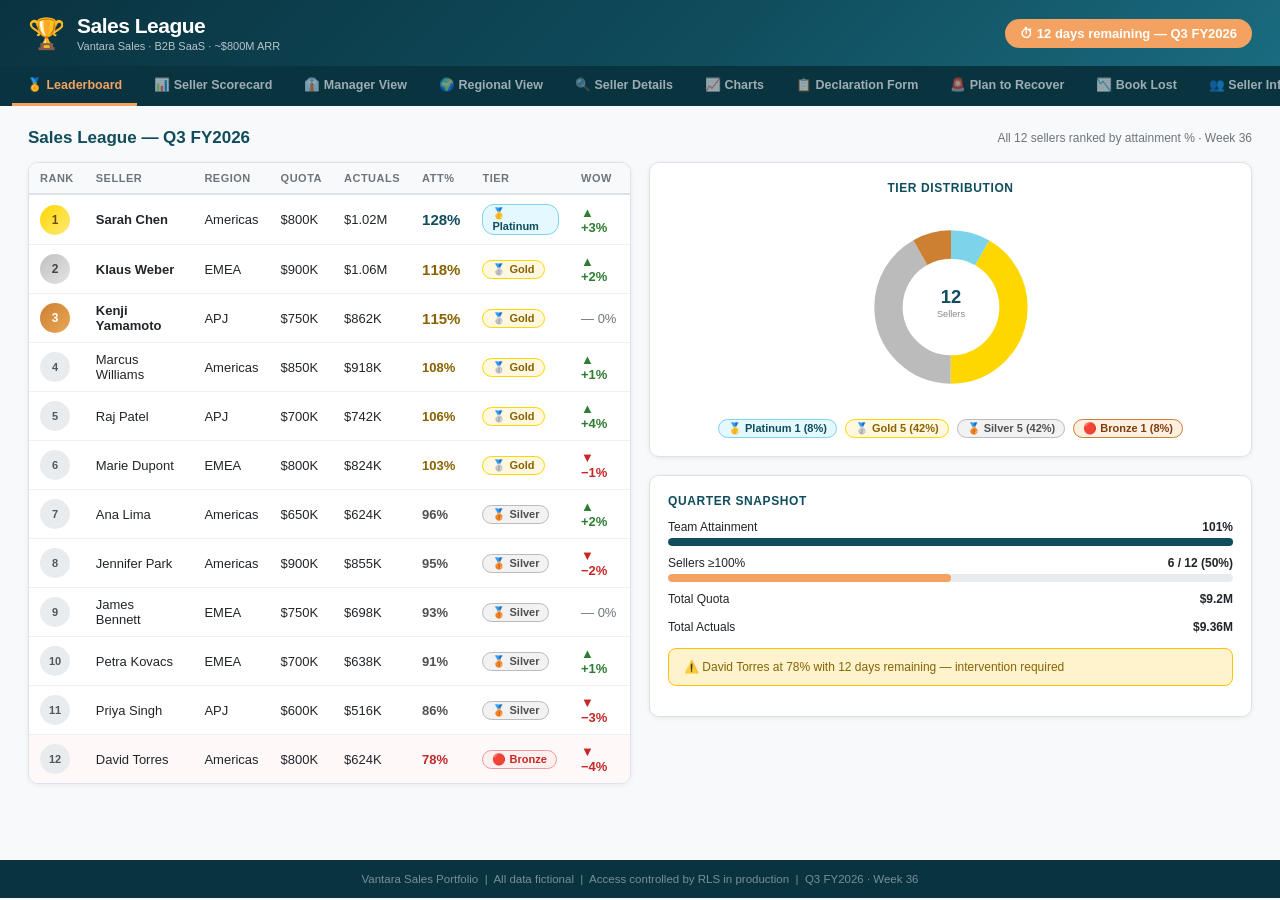
<file: sales-league/index.html>
<!DOCTYPE html>
<html lang="en">
<head>
<meta charset="UTF-8">
<meta name="viewport" content="width=device-width, initial-scale=1.0">
<title>Sales League | Vantara Sales</title>
<style>
*{margin:0;padding:0;box-sizing:border-box}
:root{
  --teal:#0f4c5c;--teal-dk:#0a3340;--teal-lt:#1a6b7f;
  --acc:#f4a261;--acc-dk:#e08a45;
  --bg:#f8f9fa;--border:#dee2e6;--txt:#212529;--muted:#6c757d;
}
body{font-family:-apple-system,BlinkMacSystemFont,'Segoe UI',Roboto,sans-serif;background:var(--bg);color:var(--txt);min-height:100vh}

/* ── HEADER ── */
.app-header{background:linear-gradient(135deg,var(--teal-dk) 0%,var(--teal) 55%,var(--teal-lt) 100%);color:#fff;padding:14px 28px;display:flex;align-items:center;justify-content:space-between;box-shadow:0 2px 10px rgba(0,0,0,.35)}
.hd-brand{display:flex;align-items:center;gap:12px}
.hd-logo{font-size:30px}
.hd-title{font-size:21px;font-weight:800;letter-spacing:-.5px}
.hd-sub{font-size:11px;opacity:.7;margin-top:2px}
.cdown{background:var(--acc);color:#fff;padding:7px 15px;border-radius:20px;font-weight:800;font-size:13px;display:flex;align-items:center;gap:6px;animation:pulse 2s infinite}
@keyframes pulse{0%,100%{opacity:1}50%{opacity:.8}}

/* ── TABS ── */
.tab-nav{background:var(--teal-dk);padding:0 12px;display:flex;overflow-x:auto;gap:2px;scrollbar-width:thin;scrollbar-color:var(--acc) var(--teal-dk)}
.tab-nav::-webkit-scrollbar{height:3px}
.tab-nav::-webkit-scrollbar-thumb{background:var(--acc)}
.tab-btn{background:none;border:none;color:rgba(255,255,255,.6);padding:11px 15px;cursor:pointer;font-size:12.5px;font-weight:600;white-space:nowrap;border-bottom:3px solid transparent;transition:all .18s}
.tab-btn:hover{color:#fff;background:rgba(255,255,255,.07)}
.tab-btn.active{color:var(--acc);border-bottom-color:var(--acc)}

/* ── LAYOUT ── */
.main{padding:22px 28px;max-width:1380px;margin:0 auto}
.tab-panel{display:none}.tab-panel.active{display:block}
.g2{display:grid;grid-template-columns:1fr 1fr;gap:18px}
.g3{display:grid;grid-template-columns:repeat(3,1fr);gap:18px}
.g5{display:grid;grid-template-columns:repeat(5,1fr);gap:14px}
@media(max-width:900px){.g2,.g3,.g5{grid-template-columns:1fr}.main{padding:14px}}

/* ── CARD ── */
.card{background:#fff;border-radius:10px;padding:18px;box-shadow:0 1px 5px rgba(0,0,0,.07);border:1px solid var(--border);margin-bottom:18px}
.card-title{font-size:12px;font-weight:800;color:var(--teal);text-transform:uppercase;letter-spacing:.6px;margin-bottom:12px}

/* ── TABLES ── */
.dt{width:100%;border-collapse:collapse;font-size:13px}
.dt th{background:var(--bg);color:var(--muted);font-size:11px;font-weight:800;text-transform:uppercase;letter-spacing:.5px;padding:9px 11px;text-align:left;border-bottom:2px solid var(--border)}
.dt td{padding:9px 11px;border-bottom:1px solid #f0f0f0;vertical-align:middle}
.dt tr:hover td{background:#fafbfc}
.dt tr:last-child td{border-bottom:none}

/* ── TIER BADGES ── */
.tb{display:inline-flex;align-items:center;gap:3px;padding:2px 9px;border-radius:12px;font-size:11px;font-weight:800}
.tp{background:#e4f8ff;color:#0f4c5c;border:1.5px solid #7dd3ea}
.tg{background:#fff8e0;color:#8a6200;border:1.5px solid #ffd700}
.ts{background:#f2f2f2;color:#505050;border:1.5px solid #bbb}
.tbr{background:#fdf0e0;color:#7d3e10;border:1.5px solid #cd7f32}
.tr{background:#fff0f0;color:#c62828;border:1.5px solid #ef9a9a}

/* ── RANK BADGES ── */
.rk{width:30px;height:30px;border-radius:50%;display:inline-flex;align-items:center;justify-content:center;font-size:12px;font-weight:900}
.r1{background:linear-gradient(135deg,#ffd700,#ffe97a);color:#6b4a00}
.r2{background:linear-gradient(135deg,#c0c0c0,#e4e4e4);color:#444}
.r3{background:linear-gradient(135deg,#cd7f32,#e8a855);color:#fff}
.ro{background:#e9ecef;color:#555;font-size:11px}

/* ── WOW ── */
.wu{color:#2e7d32;font-weight:700}.wd{color:#c62828;font-weight:700}.wn{color:var(--muted)}

/* ── METRIC CARDS ── */
.mc{background:#fff;border-radius:10px;padding:15px 16px;border:1px solid var(--border);box-shadow:0 1px 4px rgba(0,0,0,.06)}
.mc-lbl{font-size:10.5px;color:var(--muted);text-transform:uppercase;letter-spacing:.5px;margin-bottom:5px}
.mc-val{font-size:24px;font-weight:900;color:var(--teal)}
.mc-sub{font-size:11px;color:var(--muted);margin-top:3px}

/* ── SECTION HEAD ── */
.sh{display:flex;align-items:center;justify-content:space-between;margin-bottom:14px}
.st{font-size:17px;font-weight:800;color:var(--teal)}
.ss{font-size:12px;color:var(--muted)}

/* ── PROGRESS ── */
.pb{background:#e9ecef;border-radius:5px;height:8px;overflow:hidden}
.pf{height:100%;border-radius:5px}

/* ── PEER BAR ── */
.peer-row{margin-bottom:10px}
.peer-lbl{font-size:11.5px;color:var(--muted);margin-bottom:3px}
.peer-wrap{display:flex;align-items:center;gap:8px}
.peer-bg{flex:1;background:#e9ecef;border-radius:4px;height:22px;overflow:hidden}
.peer-fill{height:100%;display:flex;align-items:center;padding-left:8px;font-size:11.5px;font-weight:700;color:#fff;border-radius:4px}
.peer-num{font-size:12px;font-weight:800;color:var(--teal);min-width:44px;text-align:right}

/* ── ALERT ── */
.al{padding:11px 15px;border-radius:8px;font-size:12.5px;margin-bottom:12px}
.al-i{background:#d1ecf1;color:#0c5460;border:1px solid #bee5eb}
.al-w{background:#fff3cd;color:#856404;border:1px solid #ffc107}
.al-s{background:#d4edda;color:#155724;border:1px solid #c3e6cb}
.al-d{background:#f8d7da;color:#842029;border:1px solid #f5c6cb}

/* ── RISK FLAG ── */
.rf{display:inline-flex;align-items:center;gap:4px;background:#f8d7da;color:#842029;border:1px solid #f5c6cb;border-radius:6px;padding:3px 9px;font-size:11.5px;font-weight:700}
.rfw{background:#fff3cd;color:#856404;border-color:#ffc107}

/* ── STATUS ── */
.sa{display:inline-block;padding:2px 8px;border-radius:10px;font-size:11px;font-weight:700}
.s-act{background:#d1fae5;color:#065f46}
.s-lv{background:#fef3c7;color:#92400e}

/* ── FORMS ── */
select,input{border:1.5px solid var(--border);border-radius:6px;padding:8px 12px;font-size:13px;background:#fff;color:var(--txt);outline:none;transition:border-color .18s}
select:focus,input:focus{border-color:var(--teal)}
.btn{padding:8px 18px;border-radius:6px;border:none;font-size:12.5px;font-weight:700;cursor:pointer;transition:all .18s}
.btn-p{background:var(--teal);color:#fff}.btn-p:hover{background:var(--teal-dk)}
.btn-a{background:var(--acc);color:#fff}.btn-a:hover{background:var(--acc-dk)}

/* ── CHECK ITEM ── */
.ci{display:flex;align-items:center;gap:10px;padding:10px 13px;border:1px solid var(--border);border-radius:8px;margin-bottom:8px;background:#fff}
.ci input[type=checkbox]{width:16px;height:16px;cursor:pointer;accent-color:var(--teal);padding:0;border:none}
.ci-lbl{flex:1;font-size:13px}
.ci-amt{font-weight:800;color:var(--teal);font-size:13px}

/* ── REGION CARD ── */
.rc{background:#fff;border-radius:12px;padding:20px;border:1px solid var(--border);box-shadow:0 1px 5px rgba(0,0,0,.07);text-align:center}
.rc-name{font-size:16px;font-weight:800;color:var(--teal)}
.rc-att{font-size:40px;font-weight:900;color:var(--acc);line-height:1.1;margin:8px 0}
.rc-sub{font-size:12px;color:var(--muted)}

/* ── CHART CONTAINER ── */
.cc{background:#fff;border-radius:10px;padding:18px;border:1px solid var(--border);box-shadow:0 1px 5px rgba(0,0,0,.07);margin-bottom:18px}
.ct{font-size:13px;font-weight:800;color:var(--teal);margin-bottom:14px}

/* ── LOCK INDICATOR ── */
.lock{display:inline-flex;align-items:center;gap:5px;background:#e8f4f8;color:var(--teal);border:1px solid #bee5eb;border-radius:6px;padding:5px 12px;font-size:12px;font-weight:700}

/* ── FOOTER ── */
.app-footer{background:var(--teal-dk);color:rgba(255,255,255,.45);text-align:center;padding:13px;font-size:11.5px;margin-top:36px}

/* ── GAUGE WRAPPER ── */
#gauge-wrap{text-align:center;padding:10px 0}
</style>
</head>
<body>

<!-- ═══ HEADER ═══ -->
<header class="app-header">
  <div class="hd-brand">
    <div class="hd-logo">🏆</div>
    <div>
      <div class="hd-title">Sales League</div>
      <div class="hd-sub">Vantara Sales · B2B SaaS · ~$800M ARR</div>
    </div>
  </div>
  <div class="cdown">⏱ 12 days remaining — Q3 FY2026</div>
</header>

<!-- ═══ TAB NAV ═══ -->
<nav class="tab-nav">
  <button class="tab-btn active" onclick="showTab('leaderboard',this)">🏅 Leaderboard</button>
  <button class="tab-btn" onclick="showTab('scorecard',this)">📊 Seller Scorecard</button>
  <button class="tab-btn" onclick="showTab('manager',this)">👔 Manager View</button>
  <button class="tab-btn" onclick="showTab('regional',this)">🌍 Regional View</button>
  <button class="tab-btn" onclick="showTab('details',this)">🔍 Seller Details</button>
  <button class="tab-btn" onclick="showTab('charts',this)">📈 Charts</button>
  <button class="tab-btn" onclick="showTab('declaration',this)">📋 Declaration Form</button>
  <button class="tab-btn" onclick="showTab('recovery',this)">🚨 Plan to Recover</button>
  <button class="tab-btn" onclick="showTab('booklost',this)">📉 Book Lost</button>
  <button class="tab-btn" onclick="showTab('roster',this)">👥 Seller Info</button>
</nav>

<main class="main">

<!-- ════════════════════════════════════════
     TAB 1 — LEADERBOARD
════════════════════════════════════════ -->
<section id="tab-leaderboard" class="tab-panel active">
  <div class="sh">
    <div class="st">Sales League — Q3 FY2026</div>
    <div class="ss">All 12 sellers ranked by attainment % · Week 36</div>
  </div>

  <div class="g2" style="align-items:start">
    <!-- Leaderboard Table -->
    <div style="grid-column:1/2">
      <div class="card" style="padding:0;overflow:hidden">
        <table class="dt">
          <thead>
            <tr>
              <th>Rank</th><th>Seller</th><th>Region</th><th>Quota</th>
              <th>Actuals</th><th>Att%</th><th>Tier</th><th>WoW</th>
            </tr>
          </thead>
          <tbody>
            <tr>
              <td><span class="rk r1">1</span></td>
              <td><strong>Sarah Chen</strong></td><td>Americas</td>
              <td>$800K</td><td>$1.02M</td>
              <td><strong style="color:#0f4c5c;font-size:15px">128%</strong></td>
              <td><span class="tb tp">🥇 Platinum</span></td>
              <td><span class="wu">▲ +3%</span></td>
            </tr>
            <tr>
              <td><span class="rk r2">2</span></td>
              <td><strong>Klaus Weber</strong></td><td>EMEA</td>
              <td>$900K</td><td>$1.06M</td>
              <td><strong style="color:#8a6200;font-size:15px">118%</strong></td>
              <td><span class="tb tg">🥈 Gold</span></td>
              <td><span class="wu">▲ +2%</span></td>
            </tr>
            <tr>
              <td><span class="rk r3">3</span></td>
              <td><strong>Kenji Yamamoto</strong></td><td>APJ</td>
              <td>$750K</td><td>$862K</td>
              <td><strong style="color:#8a6200;font-size:15px">115%</strong></td>
              <td><span class="tb tg">🥈 Gold</span></td>
              <td><span class="wn">— 0%</span></td>
            </tr>
            <tr>
              <td><span class="rk ro">4</span></td>
              <td>Marcus Williams</td><td>Americas</td>
              <td>$850K</td><td>$918K</td>
              <td><strong style="color:#8a6200">108%</strong></td>
              <td><span class="tb tg">🥈 Gold</span></td>
              <td><span class="wu">▲ +1%</span></td>
            </tr>
            <tr>
              <td><span class="rk ro">5</span></td>
              <td>Raj Patel</td><td>APJ</td>
              <td>$700K</td><td>$742K</td>
              <td><strong style="color:#8a6200">106%</strong></td>
              <td><span class="tb tg">🥈 Gold</span></td>
              <td><span class="wu">▲ +4%</span></td>
            </tr>
            <tr>
              <td><span class="rk ro">6</span></td>
              <td>Marie Dupont</td><td>EMEA</td>
              <td>$800K</td><td>$824K</td>
              <td><strong style="color:#8a6200">103%</strong></td>
              <td><span class="tb tg">🥈 Gold</span></td>
              <td><span class="wd">▼ −1%</span></td>
            </tr>
            <tr>
              <td><span class="rk ro">7</span></td>
              <td>Ana Lima</td><td>Americas</td>
              <td>$650K</td><td>$624K</td>
              <td><strong style="color:#505050">96%</strong></td>
              <td><span class="tb ts">🥉 Silver</span></td>
              <td><span class="wu">▲ +2%</span></td>
            </tr>
            <tr>
              <td><span class="rk ro">8</span></td>
              <td>Jennifer Park</td><td>Americas</td>
              <td>$900K</td><td>$855K</td>
              <td><strong style="color:#505050">95%</strong></td>
              <td><span class="tb ts">🥉 Silver</span></td>
              <td><span class="wd">▼ −2%</span></td>
            </tr>
            <tr>
              <td><span class="rk ro">9</span></td>
              <td>James Bennett</td><td>EMEA</td>
              <td>$750K</td><td>$698K</td>
              <td><strong style="color:#505050">93%</strong></td>
              <td><span class="tb ts">🥉 Silver</span></td>
              <td><span class="wn">— 0%</span></td>
            </tr>
            <tr>
              <td><span class="rk ro">10</span></td>
              <td>Petra Kovacs</td><td>EMEA</td>
              <td>$700K</td><td>$638K</td>
              <td><strong style="color:#505050">91%</strong></td>
              <td><span class="tb ts">🥉 Silver</span></td>
              <td><span class="wu">▲ +1%</span></td>
            </tr>
            <tr>
              <td><span class="rk ro">11</span></td>
              <td>Priya Singh</td><td>APJ</td>
              <td>$600K</td><td>$516K</td>
              <td><strong style="color:#505050">86%</strong></td>
              <td><span class="tb ts">🥉 Silver</span></td>
              <td><span class="wd">▼ −3%</span></td>
            </tr>
            <tr style="background:#fff8f8">
              <td><span class="rk ro">12</span></td>
              <td>David Torres</td><td>Americas</td>
              <td>$800K</td><td>$624K</td>
              <td><strong style="color:#c62828">78%</strong></td>
              <td><span class="tb tr">🔴 Bronze</span></td>
              <td><span class="wd">▼ −4%</span></td>
            </tr>
          </tbody>
        </table>
      </div>
    </div>

    <!-- Donut + Stats -->
    <div>
      <div class="card" style="text-align:center">
        <div class="card-title">Tier Distribution</div>
        <svg viewBox="0 0 240 240" width="200" height="200" style="display:block;margin:0 auto">
          <!-- r=75, circ=471.24 -->
          <circle cx="120" cy="120" r="75" fill="none" stroke="#7dd3ea" stroke-width="34"
            stroke-dasharray="39.27 471.24" stroke-dashoffset="0" transform="rotate(-90 120 120)"/>
          <circle cx="120" cy="120" r="75" fill="none" stroke="#ffd700" stroke-width="34"
            stroke-dasharray="196.35 471.24" stroke-dashoffset="-39.27" transform="rotate(-90 120 120)"/>
          <circle cx="120" cy="120" r="75" fill="none" stroke="#bbb" stroke-width="34"
            stroke-dasharray="196.35 471.24" stroke-dashoffset="-235.62" transform="rotate(-90 120 120)"/>
          <circle cx="120" cy="120" r="75" fill="none" stroke="#cd7f32" stroke-width="34"
            stroke-dasharray="39.27 471.24" stroke-dashoffset="-431.97" transform="rotate(-90 120 120)"/>
          <circle cx="120" cy="120" r="52" fill="white"/>
          <text x="120" y="115" text-anchor="middle" font-size="22" font-weight="900" fill="#0f4c5c">12</text>
          <text x="120" y="132" text-anchor="middle" font-size="11" fill="#888">Sellers</text>
        </svg>
        <div style="display:flex;flex-wrap:wrap;justify-content:center;gap:8px;margin-top:12px">
          <span class="tb tp">🥇 Platinum 1 (8%)</span>
          <span class="tb tg">🥈 Gold 5 (42%)</span>
          <span class="tb ts">🥉 Silver 5 (42%)</span>
          <span class="tb tbr">🔴 Bronze 1 (8%)</span>
        </div>
      </div>

      <div class="card">
        <div class="card-title">Quarter Snapshot</div>
        <div style="display:flex;flex-direction:column;gap:10px">
          <div>
            <div style="display:flex;justify-content:space-between;font-size:12px;margin-bottom:4px">
              <span>Team Attainment</span><strong>101%</strong>
            </div>
            <div class="pb"><div class="pf" style="width:101%;background:#0f4c5c"></div></div>
          </div>
          <div>
            <div style="display:flex;justify-content:space-between;font-size:12px;margin-bottom:4px">
              <span>Sellers ≥100%</span><strong>6 / 12 (50%)</strong>
            </div>
            <div class="pb"><div class="pf" style="width:50%;background:var(--acc)"></div></div>
          </div>
          <div>
            <div style="display:flex;justify-content:space-between;font-size:12px;margin-bottom:4px">
              <span>Total Quota</span><strong>$9.2M</strong>
            </div>
          </div>
          <div>
            <div style="display:flex;justify-content:space-between;font-size:12px;margin-bottom:4px">
              <span>Total Actuals</span><strong>$9.36M</strong>
            </div>
          </div>
          <div class="al al-w" style="font-size:12px">⚠️ David Torres at 78% with 12 days remaining — intervention required</div>
        </div>
      </div>
    </div>
  </div>
</section>


<!-- ════════════════════════════════════════
     TAB 2 — SELLER SCORECARD
════════════════════════════════════════ -->
<section id="tab-scorecard" class="tab-panel">
  <div class="sh">
    <div class="st">Seller Scorecard</div>
    <div style="display:flex;align-items:center;gap:10px">
      <span class="ss">Select seller:</span>
      <select id="seller-select" onchange="updateScorecard(this.value)">
        <option value="sarah-chen">Sarah Chen</option>
        <option value="klaus-weber">Klaus Weber</option>
        <option value="kenji-yamamoto">Kenji Yamamoto</option>
        <option value="marcus-williams">Marcus Williams</option>
        <option value="raj-patel">Raj Patel</option>
        <option value="marie-dupont">Marie Dupont</option>
        <option value="ana-lima">Ana Lima</option>
        <option value="jennifer-park">Jennifer Park</option>
        <option value="james-bennett">James Bennett</option>
        <option value="petra-kovacs">Petra Kovacs</option>
        <option value="priya-singh">Priya Singh</option>
        <option value="david-torres">David Torres</option>
      </select>
    </div>
  </div>

  <div class="g2" style="align-items:start">
    <div>
      <!-- Gauge -->
      <div class="card">
        <div class="card-title">Attainment Gauge</div>
        <div id="gauge-wrap"></div>
      </div>
      <!-- Pipeline Coverage -->
      <div class="card">
        <div class="card-title">Pipeline Coverage</div>
        <div style="display:flex;align-items:center;gap:16px">
          <div id="coverage-val" style="font-size:42px;font-weight:900;color:#2e7d32">3.0x</div>
          <div>
            <div id="coverage-lbl" style="font-size:13px;color:var(--muted)">Pipeline $2.4M vs. Remaining Quota</div>
            <div class="al al-s" style="margin:6px 0 0;padding:6px 12px;font-size:12px">✅ Coverage above 2.5x benchmark</div>
          </div>
        </div>
      </div>
    </div>

    <div>
      <!-- Metric cards -->
      <div class="g5" style="margin-bottom:18px">
        <div class="mc"><div class="mc-lbl">Quota</div><div id="mc-quota" class="mc-val">$800K</div></div>
        <div class="mc"><div class="mc-lbl">Actuals</div><div id="mc-actuals" class="mc-val" style="color:var(--acc)">$1.02M</div></div>
        <div class="mc"><div class="mc-lbl">Pipeline</div><div id="mc-pipeline" class="mc-val">$2.4M</div></div>
        <div class="mc"><div class="mc-lbl">Win Rate</div><div id="mc-winrate" class="mc-val">34%</div></div>
        <div class="mc"><div class="mc-lbl">Hygiene</div><div id="mc-hygiene" class="mc-val">81%</div></div>
      </div>

      <!-- Open Opportunities -->
      <div class="card" style="margin-bottom:18px">
        <div class="card-title">Open Opportunities</div>
        <table class="dt" id="opp-table">
          <thead><tr><th>Account</th><th>ARR</th><th>Stage</th><th>Close Date</th><th>Forecast</th></tr></thead>
          <tbody id="opp-tbody"></tbody>
        </table>
      </div>

      <!-- Peer Comparison -->
      <div class="card">
        <div class="card-title">Peer Comparison (vs. Region Avg)</div>
        <div class="peer-row">
          <div class="peer-lbl">Attainment %</div>
          <div class="peer-wrap">
            <div class="peer-bg"><div id="peer-att-self" class="peer-fill" style="background:var(--teal);width:85%">Sarah 128%</div></div>
          </div>
        </div>
        <div class="peer-row">
          <div class="peer-lbl">Region Avg Attainment</div>
          <div class="peer-wrap">
            <div class="peer-bg"><div id="peer-att-avg" class="peer-fill" style="background:#888;width:67%">Americas 101%</div></div>
          </div>
        </div>
        <div class="peer-row" style="margin-top:12px">
          <div class="peer-lbl">Win Rate</div>
          <div class="peer-wrap">
            <div class="peer-bg"><div id="peer-wr-self" class="peer-fill" style="background:var(--acc);width:57%">34%</div></div>
          </div>
        </div>
        <div class="peer-row">
          <div class="peer-lbl">Region Avg Win Rate</div>
          <div class="peer-wrap">
            <div class="peer-bg"><div id="peer-wr-avg" class="peer-fill" style="background:#bbb;width:43%">26%</div></div>
          </div>
        </div>
      </div>
    </div>
  </div>
</section>


<!-- ════════════════════════════════════════
     TAB 3 — MANAGER VIEW
════════════════════════════════════════ -->
<section id="tab-manager" class="tab-panel">
  <div class="sh">
    <div class="st">Manager View</div>
    <div class="ss">Front-line manager performance & risk flags</div>
  </div>

  <div class="card" style="padding:0;overflow:hidden;margin-bottom:18px">
    <table class="dt">
      <thead>
        <tr><th>Manager</th><th>Region</th><th>Team Size</th><th>Total Quota</th><th>Total Actuals</th><th>Team Att%</th><th>Win Rate</th><th>Status</th></tr>
      </thead>
      <tbody>
        <tr>
          <td><strong>Jennifer Brooks</strong></td><td>Americas</td><td>4 sellers</td>
          <td>$3.20M</td><td>$3.02M</td>
          <td><strong style="color:#8a6200">94%</strong>
            <div class="pb" style="width:120px;margin-top:4px"><div class="pf" style="width:94%;background:#ffd700"></div></div>
          </td>
          <td>28%</td>
          <td><span class="rfw rf">⚠️ At-Risk Seller</span></td>
        </tr>
        <tr>
          <td><strong>Thomas Schmidt</strong></td><td>EMEA</td><td>4 sellers</td>
          <td>$3.15M</td><td>$3.22M</td>
          <td><strong style="color:#2e7d32">102%</strong>
            <div class="pb" style="width:120px;margin-top:4px"><div class="pf" style="width:100%;background:#2e7d32"></div></div>
          </td>
          <td>30%</td>
          <td><span class="tb tg">✅ On Track</span></td>
        </tr>
        <tr>
          <td><strong>Yuki Tanaka</strong></td><td>APJ</td><td>3 sellers</td>
          <td>$2.05M</td><td>$2.12M</td>
          <td><strong style="color:#2e7d32">103%</strong>
            <div class="pb" style="width:120px;margin-top:4px"><div class="pf" style="width:100%;background:#2e7d32"></div></div>
          </td>
          <td>37%</td>
          <td><span class="tb tg">✅ On Track</span></td>
        </tr>
      </tbody>
    </table>
  </div>

  <div class="g2">
    <div class="card">
      <div class="card-title">🚨 Risk Flags</div>
      <div class="al al-d">
        <strong>David Torres (Americas — Jennifer Brooks' team)</strong><br>
        78% attainment · Pipeline coverage 1.2x (below 2.5x benchmark) · $144K gap to 100% · 12 days remaining.<br>
        <strong>Action required: immediate coaching intervention and pull-in plan.</strong>
      </div>
      <div class="al al-w">
        <strong>Jennifer Park (Americas)</strong><br>
        95% attainment — borderline Silver. Pipeline cover 2.1x. At risk of missing 100% without late-quarter push.
      </div>
      <div class="al al-i">
        <strong>Priya Singh (APJ)</strong><br>
        86% attainment — monitoring required. 3 deals at Propose stage with close dates in Q4.
      </div>
    </div>

    <div class="card">
      <div class="card-title">Team Win Rate vs. Benchmark (30%)</div>
      <div class="peer-row">
        <div class="peer-lbl">Jennifer Brooks' Team (Americas)</div>
        <div class="peer-wrap">
          <div class="peer-bg"><div class="peer-fill" style="background:#e08a45;width:47%">28%</div></div>
          <div class="peer-num">28%</div>
        </div>
      </div>
      <div class="peer-row">
        <div class="peer-lbl">Thomas Schmidt's Team (EMEA)</div>
        <div class="peer-wrap">
          <div class="peer-bg"><div class="peer-fill" style="background:#0f4c5c;width:50%">30%</div></div>
          <div class="peer-num">30%</div>
        </div>
      </div>
      <div class="peer-row">
        <div class="peer-lbl">Yuki Tanaka's Team (APJ)</div>
        <div class="peer-wrap">
          <div class="peer-bg"><div class="peer-fill" style="background:#2e7d32;width:62%">37%</div></div>
          <div class="peer-num">37%</div>
        </div>
      </div>
      <div class="peer-row">
        <div class="peer-lbl">Benchmark</div>
        <div class="peer-wrap">
          <div class="peer-bg"><div class="peer-fill" style="background:#bbb;width:50%;border:2px dashed #888">30%</div></div>
          <div class="peer-num">30%</div>
        </div>
      </div>
    </div>
  </div>
</section>


<!-- ════════════════════════════════════════
     TAB 4 — REGIONAL VIEW
════════════════════════════════════════ -->
<section id="tab-regional" class="tab-panel">
  <div class="sh">
    <div class="st">Regional View</div>
    <div class="ss">Q3 FY2026 · All regions vs. quota</div>
  </div>

  <div class="g3" style="margin-bottom:20px">
    <div class="rc">
      <div class="rc-name">🌎 Americas</div>
      <div class="rc-att">101%</div>
      <div class="rc-sub">5 sellers · $4.00M quota · $4.04M actuals</div>
      <div style="margin-top:12px;display:flex;flex-wrap:wrap;gap:6px;justify-content:center">
        <span class="tb tg">🥇 Platinum 1</span>
        <span class="tb tg">🥈 Gold 2</span>
        <span class="tb ts">🥉 Silver 1</span>
        <span class="tb tr">🔴 Bronze 1</span>
      </div>
    </div>
    <div class="rc">
      <div class="rc-name">🌍 EMEA</div>
      <div class="rc-att" style="color:#2e7d32">103%</div>
      <div class="rc-sub">4 sellers · $3.15M quota · $3.22M actuals</div>
      <div style="margin-top:12px;display:flex;flex-wrap:wrap;gap:6px;justify-content:center">
        <span class="tb tg">🥈 Gold 2</span>
        <span class="tb ts">🥉 Silver 2</span>
      </div>
    </div>
    <div class="rc">
      <div class="rc-name">🌏 APJ</div>
      <div class="rc-att" style="color:#2e7d32">103%</div>
      <div class="rc-sub">3 sellers · $2.05M quota · $2.12M actuals</div>
      <div style="margin-top:12px;display:flex;flex-wrap:wrap;gap:6px;justify-content:center">
        <span class="tb tg">🥈 Gold 2</span>
        <span class="tb ts">🥉 Silver 1</span>
      </div>
    </div>
  </div>

  <!-- Regional Bar Chart -->
  <div class="cc">
    <div class="ct">Attainment % by Region vs. 100% Target</div>
    <svg viewBox="0 0 600 220" style="width:100%;max-width:600px;display:block;margin:0 auto">
      <!-- Grid lines -->
      <line x1="80" y1="20" x2="560" y2="20" stroke="#f0f0f0" stroke-width="1"/>
      <line x1="80" y1="60" x2="560" y2="60" stroke="#f0f0f0" stroke-width="1"/>
      <line x1="80" y1="100" x2="560" y2="100" stroke="#f0f0f0" stroke-width="1"/>
      <!-- 100% reference line at y=100 -->
      <line x1="80" y1="100" x2="560" y2="100" stroke="#c62828" stroke-width="1.5" stroke-dasharray="6,4"/>
      <text x="565" y="103" font-size="10" fill="#c62828" font-weight="700">100%</text>
      <!-- Y axis labels -->
      <text x="75" y="23" font-size="10" fill="#888" text-anchor="end">120%</text>
      <text x="75" y="63" font-size="10" fill="#888" text-anchor="end">110%</text>
      <text x="75" y="103" font-size="10" fill="#888" text-anchor="end">100%</text>
      <text x="75" y="143" font-size="10" fill="#888" text-anchor="end">90%</text>
      <text x="75" y="183" font-size="10" fill="#888" text-anchor="end">80%</text>
      <!-- Americas bar: 101% → (101-80)/(120-80)*160 = 21/40*160=84px height, top=100-84=16+20=...
           Let's map: 80%=180, 120%=20; scale: (att-80)/40 * 160 = height from bottom (180)
           Americas 101%: (21/40)*160=84, bar top = 180-84=96 height=84 -->
      <rect x="120" y="96" width="80" height="84" fill="#0f4c5c" rx="4"/>
      <text x="160" y="91" font-size="12" font-weight="800" fill="#0f4c5c" text-anchor="middle">101%</text>
      <text x="160" y="198" font-size="12" fill="#555" text-anchor="middle">Americas</text>
      <!-- EMEA 103%: (23/40)*160=92, top=180-92=88 -->
      <rect x="250" y="88" width="80" height="92" fill="#1a6b7f" rx="4"/>
      <text x="290" y="83" font-size="12" font-weight="800" fill="#1a6b7f" text-anchor="middle">103%</text>
      <text x="290" y="198" font-size="12" fill="#555" text-anchor="middle">EMEA</text>
      <!-- APJ 103% -->
      <rect x="380" y="88" width="80" height="92" fill="#f4a261" rx="4"/>
      <text x="420" y="83" font-size="12" font-weight="800" fill="#e08a45" text-anchor="middle">103%</text>
      <text x="420" y="198" font-size="12" fill="#555" text-anchor="middle">APJ</text>
    </svg>
  </div>

  <div class="g3">
    <div class="card">
      <div class="card-title">Americas — Seller Breakdown</div>
      <table class="dt">
        <thead><tr><th>Seller</th><th>Att%</th><th>Tier</th></tr></thead>
        <tbody>
          <tr><td>Sarah Chen</td><td><strong>128%</strong></td><td><span class="tb tp">🥇</span></td></tr>
          <tr><td>Marcus Williams</td><td><strong>108%</strong></td><td><span class="tb tg">🥈</span></td></tr>
          <tr><td>Ana Lima</td><td><strong>96%</strong></td><td><span class="tb ts">🥉</span></td></tr>
          <tr><td>Jennifer Park</td><td><strong>95%</strong></td><td><span class="tb ts">🥉</span></td></tr>
          <tr><td>David Torres</td><td><strong style="color:#c62828">78%</strong></td><td><span class="tb tr">🔴</span></td></tr>
        </tbody>
      </table>
    </div>
    <div class="card">
      <div class="card-title">EMEA — Seller Breakdown</div>
      <table class="dt">
        <thead><tr><th>Seller</th><th>Att%</th><th>Tier</th></tr></thead>
        <tbody>
          <tr><td>Klaus Weber</td><td><strong>118%</strong></td><td><span class="tb tg">🥈</span></td></tr>
          <tr><td>Marie Dupont</td><td><strong>103%</strong></td><td><span class="tb tg">🥈</span></td></tr>
          <tr><td>James Bennett</td><td><strong>93%</strong></td><td><span class="tb ts">🥉</span></td></tr>
          <tr><td>Petra Kovacs</td><td><strong>91%</strong></td><td><span class="tb ts">🥉</span></td></tr>
        </tbody>
      </table>
    </div>
    <div class="card">
      <div class="card-title">APJ — Seller Breakdown</div>
      <table class="dt">
        <thead><tr><th>Seller</th><th>Att%</th><th>Tier</th></tr></thead>
        <tbody>
          <tr><td>Kenji Yamamoto</td><td><strong>115%</strong></td><td><span class="tb tg">🥈</span></td></tr>
          <tr><td>Raj Patel</td><td><strong>106%</strong></td><td><span class="tb tg">🥈</span></td></tr>
          <tr><td>Priya Singh</td><td><strong>86%</strong></td><td><span class="tb ts">🥉</span></td></tr>
        </tbody>
      </table>
    </div>
  </div>
</section>


<!-- ════════════════════════════════════════
     TAB 5 — SELLER DETAILS (Sarah Chen)
════════════════════════════════════════ -->
<section id="tab-details" class="tab-panel">
  <div class="sh">
    <div class="st">Seller Details — Sarah Chen 🥇</div>
    <div class="ss">Americas · Q3 FY2026 · Platinum</div>
  </div>

  <div class="g5" style="margin-bottom:18px">
    <div class="mc"><div class="mc-lbl">Avg Deal Size</div><div class="mc-val">$137K</div></div>
    <div class="mc"><div class="mc-lbl">Closed Won</div><div class="mc-val" style="color:#2e7d32">$824K</div></div>
    <div class="mc"><div class="mc-lbl">Deals Closed</div><div class="mc-val">6</div></div>
    <div class="mc"><div class="mc-lbl">Win/Loss</div><div class="mc-val">6W / 3L</div><div class="mc-sub">67% win</div></div>
    <div class="mc"><div class="mc-lbl">Open ARR</div><div class="mc-val">$1.6M</div></div>
  </div>

  <div class="g2" style="align-items:start">
    <div>
      <div class="card" style="padding:0;overflow:hidden">
        <div style="padding:14px 16px;font-size:12px;font-weight:800;color:var(--teal);text-transform:uppercase;border-bottom:1px solid var(--border)">All Open Deals (8)</div>
        <table class="dt">
          <thead><tr><th>Account</th><th>ARR</th><th>Stage</th><th>Close Date</th><th>Forecast</th></tr></thead>
          <tbody>
            <tr><td><strong>CloudTech Enterprise</strong></td><td>$340K</td><td>Negotiate</td><td>Sep 28</td><td><span style="color:#2e7d32;font-weight:700">Commit</span></td></tr>
            <tr><td><strong>DataSystems Inc.</strong></td><td>$210K</td><td>Solution</td><td>Oct 15</td><td><span style="color:#0f4c5c;font-weight:700">Best Case</span></td></tr>
            <tr><td><strong>RetailGiant Corp</strong></td><td>$180K</td><td>Propose</td><td>Oct 30</td><td>Pipeline</td></tr>
            <tr><td><strong>FinanceHub LLC</strong></td><td>$89K</td><td>Validate</td><td>Sep 25</td><td><span style="color:#2e7d32;font-weight:700">Commit</span></td></tr>
            <tr><td><strong>LogiTrack Ltd</strong></td><td>$155K</td><td>Propose</td><td>Nov 5</td><td>Pipeline</td></tr>
            <tr><td><strong>NebulaHealth</strong></td><td>$275K</td><td>Discovery</td><td>Nov 20</td><td>Pipeline</td></tr>
            <tr><td><strong>StratoManufacture</strong></td><td>$230K</td><td>Solution</td><td>Oct 22</td><td><span style="color:#0f4c5c;font-weight:700">Best Case</span></td></tr>
            <tr><td><strong>OceanPort Logistics</strong></td><td>$120K</td><td>Validate</td><td>Sep 30</td><td><span style="color:#2e7d32;font-weight:700">Commit</span></td></tr>
          </tbody>
        </table>
      </div>
    </div>
    <div>
      <div class="card" style="padding:0;overflow:hidden">
        <div style="padding:14px 16px;font-size:12px;font-weight:800;color:var(--teal);text-transform:uppercase;border-bottom:1px solid var(--border)">Closed Won This Quarter (6 deals · $824K)</div>
        <table class="dt">
          <thead><tr><th>Account</th><th>ARR</th><th>Close Date</th></tr></thead>
          <tbody>
            <tr><td><strong>AlphaStream Corp</strong></td><td>$185K</td><td>Jul 14</td></tr>
            <tr><td><strong>FusionRetail</strong></td><td>$142K</td><td>Jul 28</td></tr>
            <tr><td><strong>NexusBank</strong></td><td>$210K</td><td>Aug 12</td></tr>
            <tr><td><strong>PrecisionMed</strong></td><td>$97K</td><td>Aug 25</td></tr>
            <tr><td><strong>GlobeShip Inc.</strong></td><td>$115K</td><td>Sep 3</td></tr>
            <tr><td><strong>TerraEnergy LLC</strong></td><td>$75K</td><td>Sep 11</td></tr>
          </tbody>
        </table>
      </div>
      <div class="al al-s" style="margin-top:14px">
        🏆 Sarah is 28% above quota with 12 days remaining. No pull-in required — 3 commits totaling $548K in pipeline.
      </div>
    </div>
  </div>
</section>


<!-- ════════════════════════════════════════
     TAB 6 — CHARTS
════════════════════════════════════════ -->
<section id="tab-charts" class="tab-panel">
  <div class="sh"><div class="st">Analytics & Charts</div><div class="ss">Q3 FY2026</div></div>

  <div class="g2">
    <!-- Histogram -->
    <div class="cc">
      <div class="ct">Attainment Distribution — All 12 Sellers</div>
      <svg viewBox="0 0 420 200" style="width:100%;display:block">
        <!-- Axes -->
        <line x1="50" y1="170" x2="410" y2="170" stroke="#ccc" stroke-width="1.5"/>
        <line x1="50" y1="20" x2="50" y2="170" stroke="#ccc" stroke-width="1.5"/>
        <!-- Y labels -->
        <text x="45" y="170" font-size="10" fill="#888" text-anchor="end">0</text>
        <text x="45" y="130" font-size="10" fill="#888" text-anchor="end">1</text>
        <text x="45" y="90" font-size="10" fill="#888" text-anchor="end">2</text>
        <text x="45" y="50" font-size="10" fill="#888" text-anchor="end">3</text>
        <!-- Grid -->
        <line x1="50" y1="130" x2="410" y2="130" stroke="#f5f5f5" stroke-width="1"/>
        <line x1="50" y1="90" x2="410" y2="90" stroke="#f5f5f5" stroke-width="1"/>
        <line x1="50" y1="50" x2="410" y2="50" stroke="#f5f5f5" stroke-width="1"/>
        <!-- Bars: each bucket 55px wide, gap 5px; scale: each seller = 40px height -->
        <!-- 70-80%: 1 seller -->
        <rect x="55" y="130" width="50" height="40" fill="#c62828" rx="3"/>
        <text x="80" y="126" font-size="11" font-weight="700" fill="#c62828" text-anchor="middle">1</text>
        <text x="80" y="184" font-size="10" fill="#666" text-anchor="middle">70–80%</text>
        <!-- 80-90%: 1 seller -->
        <rect x="115" y="130" width="50" height="40" fill="#cd7f32" rx="3"/>
        <text x="140" y="126" font-size="11" font-weight="700" fill="#cd7f32" text-anchor="middle">1</text>
        <text x="140" y="184" font-size="10" fill="#666" text-anchor="middle">80–90%</text>
        <!-- 90-100%: 4 sellers -->
        <rect x="175" y="10" width="50" height="160" fill="#bbb" rx="3"/>
        <text x="200" y="25" font-size="11" font-weight="700" fill="#fff" text-anchor="middle">4</text>
        <text x="200" y="184" font-size="10" fill="#666" text-anchor="middle">90–100%</text>
        <!-- 100-110%: 3 sellers -->
        <rect x="235" y="50" width="50" height="120" fill="#ffd700" rx="3"/>
        <text x="260" y="65" font-size="11" font-weight="700" fill="#8a6200" text-anchor="middle">3</text>
        <text x="260" y="184" font-size="10" fill="#666" text-anchor="middle">100–110%</text>
        <!-- 110-120%: 2 sellers -->
        <rect x="295" y="90" width="50" height="80" fill="#f4a261" rx="3"/>
        <text x="320" y="106" font-size="11" font-weight="700" fill="#fff" text-anchor="middle">2</text>
        <text x="320" y="184" font-size="10" fill="#666" text-anchor="middle">110–120%</text>
        <!-- 120%+: 1 seller -->
        <rect x="355" y="130" width="50" height="40" fill="#0f4c5c" rx="3"/>
        <text x="380" y="126" font-size="11" font-weight="700" fill="#0f4c5c" text-anchor="middle">1</text>
        <text x="380" y="184" font-size="10" fill="#666" text-anchor="middle">120%+</text>
      </svg>
    </div>

    <!-- Bookings Trend -->
    <div class="cc">
      <div class="ct">Bookings Trend — Last 4 Quarters ($M)</div>
      <svg viewBox="0 0 380 200" style="width:100%;display:block">
        <line x1="50" y1="170" x2="360" y2="170" stroke="#ccc" stroke-width="1.5"/>
        <line x1="50" y1="20" x2="50" y2="170" stroke="#ccc" stroke-width="1.5"/>
        <text x="45" y="170" font-size="10" fill="#888" text-anchor="end">$0</text>
        <text x="45" y="120" font-size="10" fill="#888" text-anchor="end">$5M</text>
        <text x="45" y="70" font-size="10" fill="#888" text-anchor="end">$10M</text>
        <line x1="50" y1="120" x2="360" y2="120" stroke="#f5f5f5" stroke-width="1"/>
        <line x1="50" y1="70" x2="360" y2="70" stroke="#f5f5f5" stroke-width="1"/>
        <!-- Bars: Q4FY25=$7.8M, Q1FY26=$8.2M, Q2FY26=$7.5M, Q3FY26=$9.2M(current) -->
        <!-- Scale: $10M = 150px height, from y=170; $7.8M=(7.8/10)*150=117px -->
        <rect x="65" y="53" width="55" height="117" fill="#1a6b7f" rx="3"/>
        <text x="92" y="48" font-size="11" font-weight="700" fill="#1a6b7f" text-anchor="middle">$7.8M</text>
        <text x="92" y="186" font-size="10" fill="#666" text-anchor="middle">Q4 FY25</text>
        <!-- $8.2M = 123px -->
        <rect x="145" y="47" width="55" height="123" fill="#0f4c5c" rx="3"/>
        <text x="172" y="42" font-size="11" font-weight="700" fill="#0f4c5c" text-anchor="middle">$8.2M</text>
        <text x="172" y="186" font-size="10" fill="#666" text-anchor="middle">Q1 FY26</text>
        <!-- $7.5M = 112.5px -->
        <rect x="225" y="57" width="55" height="113" fill="#1a6b7f" rx="3"/>
        <text x="252" y="52" font-size="11" font-weight="700" fill="#1a6b7f" text-anchor="middle">$7.5M</text>
        <text x="252" y="186" font-size="10" fill="#666" text-anchor="middle">Q2 FY26</text>
        <!-- $9.2M = 138px (current quarter — highlighted) -->
        <rect x="305" y="32" width="55" height="138" fill="#f4a261" rx="3"/>
        <text x="332" y="27" font-size="11" font-weight="700" fill="#e08a45" text-anchor="middle">$9.2M*</text>
        <text x="332" y="186" font-size="10" fill="#e08a45" font-weight="700" text-anchor="middle">Q3 FY26</text>
        <text x="200" y="198" font-size="9" fill="#888" text-anchor="middle">* Q3 in progress — 12 days remaining</text>
      </svg>
    </div>
  </div>

  <!-- Scatter Plot -->
  <div class="cc">
    <div class="ct">Win Rate vs. Avg Deal Size — All Sellers</div>
    <svg viewBox="0 0 620 260" style="width:100%;display:block">
      <!-- Axes -->
      <line x1="70" y1="220" x2="590" y2="220" stroke="#ccc" stroke-width="1.5"/>
      <line x1="70" y1="20" x2="70" y2="220" stroke="#ccc" stroke-width="1.5"/>
      <!-- X axis labels (deal size $50K - $250K) -->
      <text x="70" y="234" font-size="9" fill="#888" text-anchor="middle">$50K</text>
      <text x="200" y="234" font-size="9" fill="#888" text-anchor="middle">$100K</text>
      <text x="330" y="234" font-size="9" fill="#888" text-anchor="middle">$150K</text>
      <text x="460" y="234" font-size="9" fill="#888" text-anchor="middle">$200K</text>
      <text x="590" y="234" font-size="9" fill="#888" text-anchor="middle">$250K</text>
      <text x="330" y="250" font-size="10" fill="#666" text-anchor="middle">Avg Deal Size</text>
      <!-- Y axis labels (win rate 0-60%) -->
      <text x="65" y="220" font-size="9" fill="#888" text-anchor="end">0%</text>
      <text x="65" y="153" font-size="9" fill="#888" text-anchor="end">20%</text>
      <text x="65" y="87" font-size="9" fill="#888" text-anchor="end">40%</text>
      <text x="65" y="20" font-size="9" fill="#888" text-anchor="end">60%</text>
      <!-- Grid -->
      <line x1="70" y1="153" x2="590" y2="153" stroke="#f5f5f5" stroke-width="1"/>
      <line x1="70" y1="87" x2="590" y2="87" stroke="#f5f5f5" stroke-width="1"/>
      <!-- 30% benchmark line -->
      <line x1="70" y1="120" x2="590" y2="120" stroke="#e0e0e0" stroke-width="1" stroke-dasharray="5,4"/>
      <text x="592" y="118" font-size="9" fill="#aaa">30%</text>
      <!-- Scale: x: ($sz-50K)/200K * 520 + 70; y: 220 - (wr/60)*200
           Sarah Chen: $170K WR34% → x=70+(120/200)*520=382, y=220-(34/60)*200=107 -->
      <!-- Data points: deal_size, win_rate, name, color -->
      <!-- Sarah Chen: 170K, 34% → x=382, y=107 -->
      <circle cx="382" cy="107" r="9" fill="#0f4c5c" opacity=".85"/>
      <text x="382" y="96" font-size="9" fill="#0f4c5c" text-anchor="middle">Sarah</text>
      <!-- Klaus: 200K, 29% → x=(150/200)*520+70=459, y=220-(29/60)*200=123 -->
      <circle cx="459" cy="123" r="8" fill="#1a6b7f" opacity=".85"/>
      <text x="459" y="112" font-size="9" fill="#1a6b7f" text-anchor="middle">Klaus</text>
      <!-- Kenji: 140K, 38% → x=(90/200)*520+70=304, y=220-(38/60)*200=93 -->
      <circle cx="304" cy="93" r="8" fill="#f4a261" opacity=".85"/>
      <text x="304" y="82" font-size="9" fill="#e08a45" text-anchor="middle">Kenji</text>
      <!-- Marcus: 155K, 31% → x=(105/200)*520+70=343, y=220-(31/60)*200=116 -->
      <circle cx="343" cy="116" r="8" fill="#0f4c5c" opacity=".7"/>
      <text x="343" y="105" font-size="9" fill="#0f4c5c" text-anchor="middle">Marcus</text>
      <!-- Raj: 120K, 42% → x=(70/200)*520+70=252, y=220-(42/60)*200=80 -->
      <circle cx="252" cy="80" r="8" fill="#f4a261" opacity=".85"/>
      <text x="252" y="69" font-size="9" fill="#e08a45" text-anchor="middle">Raj</text>
      <!-- Marie: 145K, 28% → x=(95/200)*520+70=317, y=220-(28/60)*200=127 -->
      <circle cx="317" cy="127" r="8" fill="#1a6b7f" opacity=".7"/>
      <text x="317" y="140" font-size="9" fill="#1a6b7f" text-anchor="middle">Marie</text>
      <!-- Ana: 95K, 35% → x=(45/200)*520+70=187, y=220-(35/60)*200=103 -->
      <circle cx="187" cy="103" r="8" fill="#0f4c5c" opacity=".7"/>
      <text x="187" y="116" font-size="9" fill="#0f4c5c" text-anchor="middle">Ana</text>
      <!-- Jennifer: 175K, 24% → x=(125/200)*520+70=395, y=220-(24/60)*200=140 -->
      <circle cx="395" cy="140" r="8" fill="#0f4c5c" opacity=".6"/>
      <text x="395" y="153" font-size="9" fill="#555" text-anchor="middle">Jennifer</text>
      <!-- James: 110K, 32% → x=(60/200)*520+70=226, y=220-(32/60)*200=113 -->
      <circle cx="226" cy="113" r="8" fill="#1a6b7f" opacity=".65"/>
      <text x="226" y="102" font-size="9" fill="#1a6b7f" text-anchor="middle">James</text>
      <!-- Petra: 88K, 29% → x=(38/200)*520+70=169, y=220-(29/60)*200=123 -->
      <circle cx="169" cy="123" r="7" fill="#1a6b7f" opacity=".6"/>
      <text x="169" y="112" font-size="9" fill="#1a6b7f" text-anchor="middle">Petra</text>
      <!-- Priya: 80K, 38% → x=(30/200)*520+70=148, y=220-(38/60)*200=93 -->
      <circle cx="148" cy="93" r="7" fill="#f4a261" opacity=".75"/>
      <text x="148" y="82" font-size="9" fill="#e08a45" text-anchor="middle">Priya</text>
      <!-- David: 135K, 22% → x=(85/200)*520+70=291, y=220-(22/60)*200=147 -->
      <circle cx="291" cy="147" r="8" fill="#c62828" opacity=".85"/>
      <text x="291" y="160" font-size="9" fill="#c62828" text-anchor="middle">David</text>
    </svg>
    <div style="font-size:11px;color:var(--muted);margin-top:4px">Circle size proportional to attainment. Red = below 80% attainment. Dashed line = 30% win rate benchmark.</div>
  </div>
</section>


<!-- ════════════════════════════════════════
     TAB 7 — DECLARATION FORM
════════════════════════════════════════ -->
<section id="tab-declaration" class="tab-panel">
  <div class="sh">
    <div class="st">Commit Declaration Form</div>
    <div class="ss">Week 35 · Declarations close after Week 8 of quarter</div>
  </div>

  <div class="g2" style="align-items:start">
    <div>
      <div class="card">
        <div class="card-title">Seller</div>
        <select style="width:100%;margin-bottom:16px">
          <option>Sarah Chen — Americas</option>
          <option>Klaus Weber — EMEA</option>
          <option>David Torres — Americas</option>
        </select>
        <div class="al al-s">✅ Declaration submitted by Sarah Chen — Week 35</div>
        <div style="margin-top:12px;display:flex;align-items:center;gap:8px">
          <span class="lock">🔒 Declarations locked after Week 8 of quarter</span>
        </div>
      </div>

      <div class="card">
        <div class="card-title">Commit Deals — Select to Include</div>
        <div class="ci">
          <input type="checkbox" checked onchange="calcTotal()">
          <span class="ci-lbl"><strong>CloudTech Enterprise</strong> · Negotiate · Sep 28</span>
          <span class="ci-amt">$340K</span>
        </div>
        <div class="ci">
          <input type="checkbox" checked onchange="calcTotal()">
          <span class="ci-lbl"><strong>FinanceHub LLC</strong> · Validate · Sep 25</span>
          <span class="ci-amt">$89K</span>
        </div>
        <div class="ci">
          <input type="checkbox" checked onchange="calcTotal()">
          <span class="ci-lbl"><strong>OceanPort Logistics</strong> · Validate · Sep 30</span>
          <span class="ci-amt">$120K</span>
        </div>
        <div class="ci">
          <input type="checkbox" onchange="calcTotal()">
          <span class="ci-lbl"><strong>DataSystems Inc.</strong> · Solution · Oct 15</span>
          <span class="ci-amt">$210K</span>
        </div>
        <div class="ci">
          <input type="checkbox" onchange="calcTotal()">
          <span class="ci-lbl"><strong>StratoManufacture</strong> · Solution · Oct 22</span>
          <span class="ci-amt">$230K</span>
        </div>
      </div>
    </div>

    <div>
      <div class="card">
        <div class="card-title">Declaration Summary</div>
        <div style="display:flex;flex-direction:column;gap:14px">
          <div style="display:flex;justify-content:space-between;align-items:center;padding:12px;background:var(--bg);border-radius:8px">
            <span style="font-size:13px;color:var(--muted)">Total Committed (selected)</span>
            <span id="decl-total" style="font-size:26px;font-weight:900;color:var(--teal)">$549K</span>
          </div>
          <div style="display:flex;justify-content:space-between;align-items:center;padding:12px;background:var(--bg);border-radius:8px">
            <span style="font-size:13px;color:var(--muted)">Remaining Quota</span>
            <span style="font-size:22px;font-weight:900;color:#2e7d32">$0</span>
          </div>
          <div style="display:flex;justify-content:space-between;align-items:center;padding:12px;background:var(--bg);border-radius:8px">
            <span style="font-size:13px;color:var(--muted)">Current Attainment</span>
            <span style="font-size:22px;font-weight:900;color:#0f4c5c">128% 🥇</span>
          </div>
          <div class="al al-s">Sarah is already above 100% — declaration is informational and supports upside forecasting.</div>
          <button class="btn btn-p" style="width:100%;padding:12px;font-size:14px" onclick="alert('Declaration saved for Sarah Chen — Week 35')">Submit Declaration</button>
        </div>
      </div>

      <div class="card">
        <div class="card-title">Declaration History</div>
        <table class="dt">
          <thead><tr><th>Week</th><th>Committed</th><th>Actuals at Lock</th><th>Status</th></tr></thead>
          <tbody>
            <tr><td>W32</td><td>$680K</td><td>$590K</td><td><span class="sa s-act">Closed</span></td></tr>
            <tr><td>W33</td><td>$720K</td><td>$740K</td><td><span class="sa s-act">Closed</span></td></tr>
            <tr><td>W34</td><td>$810K</td><td>$880K</td><td><span class="sa s-act">Closed</span></td></tr>
            <tr><td>W35</td><td>$549K</td><td>—</td><td><span class="sa" style="background:#e8f4f8;color:#0f4c5c">Active</span></td></tr>
          </tbody>
        </table>
      </div>
    </div>
  </div>
</section>


<!-- ════════════════════════════════════════
     TAB 8 — PLAN TO RECOVER
════════════════════════════════════════ -->
<section id="tab-recovery" class="tab-panel">
  <div class="sh">
    <div class="st">🚨 Plan to Recover — David Torres</div>
    <div class="ss">Americas · 78% attainment · 12 days remaining</div>
  </div>

  <div class="g5" style="margin-bottom:18px">
    <div class="mc"><div class="mc-lbl">Attainment</div><div class="mc-val" style="color:#c62828">78%</div></div>
    <div class="mc"><div class="mc-lbl">Gap to 100%</div><div class="mc-val" style="color:#c62828">$144K</div></div>
    <div class="mc"><div class="mc-lbl">Pipeline Cover</div><div class="mc-val" style="color:#c62828">1.2x</div><div class="mc-sub">Below 2.5x benchmark</div></div>
    <div class="mc"><div class="mc-lbl">Recovery Confidence</div><div class="mc-val" style="color:#e08a45">58%</div></div>
    <div class="mc"><div class="mc-lbl">Days Remaining</div><div class="mc-val">12</div></div>
  </div>

  <div class="g2" style="align-items:start">
    <div>
      <div class="card">
        <div class="card-title">Recovery Progress</div>
        <div style="margin-bottom:6px;font-size:12px;color:var(--muted)">Quota attainment vs. 100% target</div>
        <div style="background:#e9ecef;border-radius:10px;height:28px;overflow:hidden;margin-bottom:8px">
          <div style="height:100%;width:78%;background:linear-gradient(90deg,#c62828,#e57373);border-radius:10px;display:flex;align-items:center;padding-left:10px;font-size:12px;font-weight:700;color:#fff">78% ($624K actuals)</div>
        </div>
        <div style="display:flex;justify-content:space-between;font-size:11px;color:var(--muted)">
          <span>$0</span><span style="color:#c62828;font-weight:700">← $144K gap →</span><span>$800K quota</span>
        </div>
      </div>

      <div class="card">
        <div class="card-title">Pull-In Candidates (Deals That Could Close Early)</div>
        <table class="dt">
          <thead><tr><th>Account</th><th>ARR</th><th>Stage</th><th>Accelerator</th><th>Probability</th></tr></thead>
          <tbody>
            <tr>
              <td><strong>Coca-Cola LATAM</strong></td><td>$89K</td><td>Negotiate</td>
              <td style="font-size:12px">Legal exception approval</td>
              <td><span style="color:#2e7d32;font-weight:700">72%</span></td>
            </tr>
            <tr>
              <td><strong>ServiceNow EMEA</strong></td><td>$67K</td><td>Propose</td>
              <td style="font-size:12px">Price concession + exec sponsor</td>
              <td><span style="color:#e08a45;font-weight:700">45%</span></td>
            </tr>
          </tbody>
        </table>
        <div style="margin-top:10px;font-size:12px;color:var(--muted)">Combined pull-in potential: <strong>$156K</strong> — sufficient to close gap if both land</div>
      </div>
    </div>

    <div>
      <div class="card">
        <div class="card-title">Recovery Confidence</div>
        <div style="text-align:center;padding:20px 0">
          <div style="font-size:56px;font-weight:900;color:#e08a45">58%</div>
          <div style="font-size:14px;color:var(--muted);margin-top:4px">Probability of reaching 100%</div>
          <div style="margin-top:16px">
            <svg viewBox="0 0 200 24" style="width:100%;display:block">
              <rect x="0" y="4" width="200" height="16" fill="#e9ecef" rx="8"/>
              <rect x="0" y="4" width="116" height="16" fill="#e08a45" rx="8"/>
              <text x="108" y="16" font-size="11" font-weight="700" fill="#fff">58%</text>
            </svg>
          </div>
        </div>
      </div>

      <div class="card">
        <div class="card-title">Action Log</div>
        <div style="display:flex;flex-direction:column;gap:10px">
          <div style="padding:10px;background:var(--bg);border-radius:8px;border-left:3px solid var(--teal)">
            <div style="font-size:11px;color:var(--muted)">Sep 17 — Jennifer Brooks (Manager)</div>
            <div style="font-size:13px;margin-top:3px">David committed to accelerate Coca-Cola LATAM by leveraging legal exception pathway. Exec sponsor engaged.</div>
          </div>
          <div style="padding:10px;background:var(--bg);border-radius:8px;border-left:3px solid var(--acc)">
            <div style="font-size:11px;color:var(--muted)">Sep 15 — Yuki Tanaka (Deal Assist)</div>
            <div style="font-size:13px;margin-top:3px">ServiceNow price concession approved at 8% discount. Awaiting customer signature.</div>
          </div>
          <div style="padding:10px;background:var(--bg);border-radius:8px;border-left:3px solid #c62828">
            <div style="font-size:11px;color:var(--muted)">Sep 14 — Flag raised by SI system</div>
            <div style="font-size:13px;margin-top:3px">Pipeline coverage at 1.2x — risk flag triggered. No new pipeline created in 3 weeks.</div>
          </div>
        </div>
        <div class="al al-w" style="margin-top:12px">
          ⚠️ If Coca-Cola LATAM slips, David will end Q3 below 80% — triggering PIP review per compensation policy.
        </div>
      </div>
    </div>
  </div>
</section>


<!-- ════════════════════════════════════════
     TAB 9 — BOOK LOST
════════════════════════════════════════ -->
<section id="tab-booklost" class="tab-panel">
  <div class="sh">
    <div class="st">Book Lost — Loss Analysis</div>
    <div class="ss">FY2026 YTD · 29 losses tracked</div>
  </div>

  <div class="g3" style="margin-bottom:18px">
    <div class="mc"><div class="mc-lbl">Won FY2026 YTD</div><div class="mc-val" style="color:#2e7d32">71</div><div class="mc-sub">71% win rate</div></div>
    <div class="mc"><div class="mc-lbl">Lost FY2026 YTD</div><div class="mc-val" style="color:#c62828">29</div><div class="mc-sub">29% loss rate</div></div>
    <div class="mc"><div class="mc-lbl">Top Competitor</div><div class="mc-val" style="font-size:16px">CloudMetrics Corp</div><div class="mc-sub">3 of 6 Q3 losses</div></div>
  </div>

  <div class="g2" style="align-items:start">
    <div class="card" style="padding:0;overflow:hidden">
      <div style="padding:14px 16px;font-size:12px;font-weight:800;color:var(--teal);text-transform:uppercase;border-bottom:1px solid var(--border)">Q3 FY2026 — Lost Deals (6)</div>
      <table class="dt">
        <thead><tr><th>Account</th><th>ARR</th><th>Loss Reason</th><th>Competitor</th><th>Seller</th><th>Date</th></tr></thead>
        <tbody>
          <tr>
            <td><strong>TechCorp Global</strong></td><td>$180K</td>
            <td><span class="al al-d" style="margin:0;padding:2px 8px;display:inline-block;font-size:11px">Price</span></td>
            <td>CloudMetrics Corp</td><td>Sarah Chen</td><td>Aug 15</td>
          </tr>
          <tr>
            <td><strong>ManuFacture Ltd</strong></td><td>$240K</td>
            <td><span class="al al-w" style="margin:0;padding:2px 8px;display:inline-block;font-size:11px">Product Gap</span></td>
            <td>InfraCloud</td><td>Klaus Weber</td><td>Aug 22</td>
          </tr>
          <tr>
            <td><strong>RetailPlus Corp</strong></td><td>$95K</td>
            <td><span class="al al-d" style="margin:0;padding:2px 8px;display:inline-block;font-size:11px">Price</span></td>
            <td>CloudMetrics Corp</td><td>Ana Lima</td><td>Jul 30</td>
          </tr>
          <tr>
            <td><strong>HealthData Inc.</strong></td><td>$165K</td>
            <td><span class="al al-i" style="margin:0;padding:2px 8px;display:inline-block;font-size:11px">No Decision</span></td>
            <td>—</td><td>Jennifer Park</td><td>Sep 1</td>
          </tr>
          <tr>
            <td><strong>GlobalShip Ltd</strong></td><td>$200K</td>
            <td><span class="al al-w" style="margin:0;padding:2px 8px;display:inline-block;font-size:11px">Product Gap</span></td>
            <td>DataVault</td><td>David Torres</td><td>Aug 18</td>
          </tr>
          <tr>
            <td><strong>PayTech Solutions</strong></td><td>$140K</td>
            <td><span class="al al-d" style="margin:0;padding:2px 8px;display:inline-block;font-size:11px">Competition</span></td>
            <td>CloudMetrics Corp</td><td>Raj Patel</td><td>Aug 28</td>
          </tr>
        </tbody>
      </table>
    </div>

    <div>
      <div class="card">
        <div class="card-title">Loss Reason Breakdown — Q3</div>
        <svg viewBox="0 0 280 180" style="width:100%;display:block">
          <!-- Horizontal bars -->
          <text x="10" y="30" font-size="12" fill="#555">Price</text>
          <rect x="100" y="18" width="120" height="18" fill="#c62828" rx="3"/>
          <text x="225" y="30" font-size="12" font-weight="700" fill="#c62828">2 deals</text>
          <text x="10" y="62" font-size="12" fill="#555">Product Gap</text>
          <rect x="100" y="50" width="120" height="18" fill="#e08a45" rx="3"/>
          <text x="225" y="62" font-size="12" font-weight="700" fill="#e08a45">2 deals</text>
          <text x="10" y="94" font-size="12" fill="#555">Competition</text>
          <rect x="100" y="82" width="60" height="18" fill="#888" rx="3"/>
          <text x="165" y="94" font-size="12" font-weight="700" fill="#888">1 deal</text>
          <text x="10" y="126" font-size="12" fill="#555">No Decision</text>
          <rect x="100" y="114" width="60" height="18" fill="#bbb" rx="3"/>
          <text x="165" y="126" font-size="12" font-weight="700" fill="#888">1 deal</text>
        </svg>
      </div>
      <div class="card">
        <div class="card-title">Competitor Intelligence</div>
        <table class="dt">
          <thead><tr><th>Competitor</th><th>Q3 Wins vs. Vantara</th><th>Avg Deal</th></tr></thead>
          <tbody>
            <tr><td><strong>CloudMetrics Corp</strong></td><td><span class="rf">3 deals</span></td><td>$138K</td></tr>
            <tr><td><strong>InfraCloud</strong></td><td>1 deal</td><td>$240K</td></tr>
            <tr><td><strong>DataVault</strong></td><td>1 deal</td><td>$200K</td></tr>
          </tbody>
        </table>
        <div class="al al-w" style="margin-top:12px">CloudMetrics Corp dominates Q3 losses — primary threat in price-sensitive mid-market. Product team notified.</div>
      </div>
    </div>
  </div>
</section>


<!-- ════════════════════════════════════════
     TAB 10 — SELLER INFO / ROSTER
════════════════════════════════════════ -->
<section id="tab-roster" class="tab-panel">
  <div class="sh">
    <div class="st">Seller Roster</div>
    <div class="ss">Last synced from CRM: Week 36 · All emails fictional</div>
  </div>

  <div class="al al-i" style="margin-bottom:16px">📌 Data quality note: Last synced from CRM: Week 36. Manager assignments reflect current org structure as of Q3 FY2026.</div>

  <div class="card" style="padding:0;overflow:hidden">
    <table class="dt">
      <thead>
        <tr><th>#</th><th>Name</th><th>Email</th><th>Region</th><th>Role</th><th>Manager</th><th>Tier</th><th>Status</th></tr>
      </thead>
      <tbody>
        <tr><td>1</td><td><strong>Sarah Chen</strong></td><td>sarah.chen@vantara-fictional.demo</td><td>Americas</td><td>Senior AE</td><td>Jennifer Brooks</td><td><span class="tb tp">🥇 Platinum</span></td><td><span class="sa s-act">Active</span></td></tr>
        <tr><td>2</td><td><strong>Klaus Weber</strong></td><td>klaus.weber@vantara-fictional.demo</td><td>EMEA</td><td>Senior AE</td><td>Thomas Schmidt</td><td><span class="tb tg">🥈 Gold</span></td><td><span class="sa s-act">Active</span></td></tr>
        <tr><td>3</td><td><strong>Kenji Yamamoto</strong></td><td>kenji.yamamoto@vantara-fictional.demo</td><td>APJ</td><td>Senior AE</td><td>Yuki Tanaka</td><td><span class="tb tg">🥈 Gold</span></td><td><span class="sa s-act">Active</span></td></tr>
        <tr><td>4</td><td><strong>Marcus Williams</strong></td><td>marcus.williams@vantara-fictional.demo</td><td>Americas</td><td>AE</td><td>Jennifer Brooks</td><td><span class="tb tg">🥈 Gold</span></td><td><span class="sa s-act">Active</span></td></tr>
        <tr><td>5</td><td><strong>Raj Patel</strong></td><td>raj.patel@vantara-fictional.demo</td><td>APJ</td><td>AE</td><td>Yuki Tanaka</td><td><span class="tb tg">🥈 Gold</span></td><td><span class="sa s-act">Active</span></td></tr>
        <tr><td>6</td><td><strong>Marie Dupont</strong></td><td>marie.dupont@vantara-fictional.demo</td><td>EMEA</td><td>AE</td><td>Thomas Schmidt</td><td><span class="tb tg">🥈 Gold</span></td><td><span class="sa s-act">Active</span></td></tr>
        <tr><td>7</td><td><strong>Ana Lima</strong></td><td>ana.lima@vantara-fictional.demo</td><td>Americas</td><td>AE</td><td>Jennifer Brooks</td><td><span class="tb ts">🥉 Silver</span></td><td><span class="sa s-act">Active</span></td></tr>
        <tr><td>8</td><td><strong>Jennifer Park</strong></td><td>jennifer.park@vantara-fictional.demo</td><td>Americas</td><td>AE</td><td>Jennifer Brooks</td><td><span class="tb ts">🥉 Silver</span></td><td><span class="sa s-act">Active</span></td></tr>
        <tr><td>9</td><td><strong>James Bennett</strong></td><td>james.bennett@vantara-fictional.demo</td><td>EMEA</td><td>AE</td><td>Thomas Schmidt</td><td><span class="tb ts">🥉 Silver</span></td><td><span class="sa s-act">Active</span></td></tr>
        <tr><td>10</td><td><strong>Petra Kovacs</strong></td><td>petra.kovacs@vantara-fictional.demo</td><td>EMEA</td><td>AE</td><td>Thomas Schmidt</td><td><span class="tb ts">🥉 Silver</span></td><td><span class="sa s-lv">Leave</span></td></tr>
        <tr><td>11</td><td><strong>Priya Singh</strong></td><td>priya.singh@vantara-fictional.demo</td><td>APJ</td><td>AE</td><td>Yuki Tanaka</td><td><span class="tb ts">🥉 Silver</span></td><td><span class="sa s-act">Active</span></td></tr>
        <tr><td>12</td><td><strong>David Torres</strong></td><td>david.torres@vantara-fictional.demo</td><td>Americas</td><td>AE</td><td>Jennifer Brooks</td><td><span class="tb tr">🔴 Bronze</span></td><td><span class="sa s-act">Active</span></td></tr>
      </tbody>
    </table>
  </div>

  <div class="g3" style="margin-top:18px">
    <div class="card"><div class="card-title">Managers</div>
      <div style="display:flex;flex-direction:column;gap:8px">
        <div style="padding:10px;background:var(--bg);border-radius:8px"><strong>Jennifer Brooks</strong><br><span style="font-size:12px;color:var(--muted)">jennifer.brooks@vantara-fictional.demo · Americas · 4 direct reports</span></div>
        <div style="padding:10px;background:var(--bg);border-radius:8px"><strong>Thomas Schmidt</strong><br><span style="font-size:12px;color:var(--muted)">thomas.schmidt@vantara-fictional.demo · EMEA · 4 direct reports</span></div>
        <div style="padding:10px;background:var(--bg);border-radius:8px"><strong>Yuki Tanaka</strong><br><span style="font-size:12px;color:var(--muted)">yuki.tanaka@vantara-fictional.demo · APJ · 3 direct reports</span></div>
      </div>
    </div>
    <div class="card"><div class="card-title">Headcount by Region</div>
      <div style="display:flex;flex-direction:column;gap:10px;font-size:14px">
        <div style="display:flex;justify-content:space-between"><span>Americas</span><strong>5 sellers</strong></div>
        <div class="pb"><div class="pf" style="width:42%;background:var(--teal)"></div></div>
        <div style="display:flex;justify-content:space-between"><span>EMEA</span><strong>4 sellers</strong></div>
        <div class="pb"><div class="pf" style="width:33%;background:#1a6b7f"></div></div>
        <div style="display:flex;justify-content:space-between"><span>APJ</span><strong>3 sellers</strong></div>
        <div class="pb"><div class="pf" style="width:25%;background:var(--acc)"></div></div>
      </div>
    </div>
    <div class="card"><div class="card-title">Active vs. Leave</div>
      <div style="font-size:42px;font-weight:900;color:var(--teal);text-align:center;padding:10px 0">11 <span style="font-size:16px;color:var(--muted)">Active</span></div>
      <div style="text-align:center;font-size:14px;color:#e08a45">1 <span style="color:var(--muted)">on Leave</span> (Petra Kovacs)</div>
    </div>
  </div>
</section>

</main>

<!-- ═══ FOOTER ═══ -->
<footer class="app-footer">
  Vantara Sales Portfolio &nbsp;|&nbsp; All data fictional &nbsp;|&nbsp; Access controlled by RLS in production &nbsp;|&nbsp; Q3 FY2026 · Week 36
</footer>

<script>
// ── TAB SWITCHING ──
function showTab(id, btn) {
  document.querySelectorAll('.tab-panel').forEach(p => p.classList.remove('active'));
  document.querySelectorAll('.tab-btn').forEach(b => b.classList.remove('active'));
  document.getElementById('tab-' + id).classList.add('active');
  btn.classList.add('active');
  if (id === 'scorecard') updateScorecard(document.getElementById('seller-select').value);
}

// ── SELLER DATA ──
const SD = {
  'sarah-chen':    { name:'Sarah Chen',      region:'Americas', quota:'$800K', actuals:'$1.02M', att:128, tier:'Platinum', tierCls:'tp', tierIco:'🥇', pipeline:'$2.4M', wr:34, hyg:81, cov:3.0, covOk:true,  regAvgAtt:101, regAvgWR:26,
    deals:[{a:'CloudTech Enterprise',v:'$340K',s:'Negotiate',d:'Sep 28',f:'Commit'},{a:'DataSystems Inc.',v:'$210K',s:'Solution',d:'Oct 15',f:'Best Case'},{a:'RetailGiant Corp',v:'$180K',s:'Propose',d:'Oct 30',f:'Pipeline'},{a:'FinanceHub LLC',v:'$89K',s:'Validate',d:'Sep 25',f:'Commit'}] },
  'klaus-weber':   { name:'Klaus Weber',     region:'EMEA',     quota:'$900K', actuals:'$1.06M', att:118, tier:'Gold',     tierCls:'tg', tierIco:'🥈', pipeline:'$2.1M', wr:29, hyg:76, cov:2.8, covOk:true,  regAvgAtt:102, regAvgWR:30,
    deals:[{a:'EuroTech GmbH',v:'$280K',s:'Negotiate',d:'Sep 26',f:'Commit'},{a:'NordPharma AG',v:'$195K',s:'Solution',d:'Oct 10',f:'Best Case'},{a:'Francais Holding',v:'$145K',s:'Propose',d:'Nov 2',f:'Pipeline'},{a:'ViennaSoft GmbH',v:'$89K',s:'Validate',d:'Sep 28',f:'Commit'}] },
  'kenji-yamamoto':{ name:'Kenji Yamamoto',  region:'APJ',      quota:'$750K', actuals:'$862K',  att:115, tier:'Gold',     tierCls:'tg', tierIco:'🥈', pipeline:'$1.8M', wr:38, hyg:84, cov:2.7, covOk:true,  regAvgAtt:103, regAvgWR:37,
    deals:[{a:'TokyoDigital Corp',v:'$220K',s:'Negotiate',d:'Sep 24',f:'Commit'},{a:'SingTech Pte',v:'$160K',s:'Solution',d:'Oct 8',f:'Best Case'},{a:'KoreaBiz Ltd',v:'$95K',s:'Propose',d:'Oct 25',f:'Pipeline'},{a:'Sydney Systems',v:'$72K',s:'Validate',d:'Sep 29',f:'Commit'}] },
  'marcus-williams':{ name:'Marcus Williams', region:'Americas', quota:'$850K', actuals:'$918K',  att:108, tier:'Gold',     tierCls:'tg', tierIco:'🥈', pipeline:'$1.9M', wr:31, hyg:79, cov:2.5, covOk:true,  regAvgAtt:101, regAvgWR:26,
    deals:[{a:'NexaCorp USA',v:'$310K',s:'Negotiate',d:'Sep 27',f:'Commit'},{a:'TexasLogistics',v:'$175K',s:'Solution',d:'Oct 12',f:'Best Case'},{a:'ChicagoFinTech',v:'$130K',s:'Propose',d:'Nov 1',f:'Pipeline'},{a:'FloridiaTech',v:'$92K',s:'Validate',d:'Sep 30',f:'Commit'}] },
  'raj-patel':     { name:'Raj Patel',       region:'APJ',      quota:'$700K', actuals:'$742K',  att:106, tier:'Gold',     tierCls:'tg', tierIco:'🥈', pipeline:'$1.6M', wr:42, hyg:88, cov:2.6, covOk:true,  regAvgAtt:103, regAvgWR:37,
    deals:[{a:'MumbaiCloud Ltd',v:'$185K',s:'Negotiate',d:'Sep 25',f:'Commit'},{a:'BangaloreAI Inc',v:'$142K',s:'Solution',d:'Oct 14',f:'Best Case'},{a:'ChennaiSoft',v:'$98K',s:'Propose',d:'Oct 28',f:'Pipeline'},{a:'DelhiData Corp',v:'$68K',s:'Validate',d:'Sep 29',f:'Commit'}] },
  'marie-dupont':  { name:'Marie Dupont',    region:'EMEA',     quota:'$800K', actuals:'$824K',  att:103, tier:'Gold',     tierCls:'tg', tierIco:'🥈', pipeline:'$1.7M', wr:28, hyg:74, cov:2.4, covOk:false, regAvgAtt:102, regAvgWR:30,
    deals:[{a:'ParisRetail SA',v:'$230K',s:'Negotiate',d:'Sep 29',f:'Commit'},{a:'BrusselsBank NV',v:'$155K',s:'Solution',d:'Oct 16',f:'Best Case'},{a:'AmsterdamTech BV',v:'$110K',s:'Propose',d:'Nov 3',f:'Pipeline'},{a:'MadridSystems SL',v:'$78K',s:'Validate',d:'Sep 28',f:'Commit'}] },
  'ana-lima':      { name:'Ana Lima',        region:'Americas', quota:'$650K', actuals:'$624K',  att:96,  tier:'Silver',   tierCls:'ts', tierIco:'🥉', pipeline:'$1.4M', wr:35, hyg:77, cov:2.3, covOk:false, regAvgAtt:101, regAvgWR:26,
    deals:[{a:'BrasilCorp SA',v:'$145K',s:'Negotiate',d:'Sep 30',f:'Commit'},{a:'MexicoTech SRL',v:'$110K',s:'Solution',d:'Oct 18',f:'Best Case'},{a:'BogotaSystems',v:'$85K',s:'Propose',d:'Nov 5',f:'Pipeline'},{a:'SantiagoCloud',v:'$62K',s:'Validate',d:'Sep 27',f:'Commit'}] },
  'jennifer-park': { name:'Jennifer Park',   region:'Americas', quota:'$900K', actuals:'$855K',  att:95,  tier:'Silver',   tierCls:'ts', tierIco:'🥉', pipeline:'$1.9M', wr:24, hyg:71, cov:2.1, covOk:false, regAvgAtt:101, regAvgWR:26,
    deals:[{a:'SeattleTech Inc',v:'$290K',s:'Negotiate',d:'Sep 30',f:'Best Case'},{a:'PortlandData',v:'$200K',s:'Solution',d:'Oct 20',f:'Pipeline'},{a:'SanFranSaaS',v:'$165K',s:'Propose',d:'Nov 8',f:'Pipeline'},{a:'LABiz Corp',v:'$88K',s:'Validate',d:'Sep 28',f:'Commit'}] },
  'james-bennett': { name:'James Bennett',   region:'EMEA',     quota:'$750K', actuals:'$698K',  att:93,  tier:'Silver',   tierCls:'ts', tierIco:'🥉', pipeline:'$1.5M', wr:32, hyg:73, cov:2.3, covOk:false, regAvgAtt:102, regAvgWR:30,
    deals:[{a:'LondonFinance Ltd',v:'$195K',s:'Negotiate',d:'Sep 30',f:'Commit'},{a:'ManchesterTech',v:'$145K',s:'Solution',d:'Oct 15',f:'Best Case'},{a:'EdinburghSoft',v:'$98K',s:'Propose',d:'Oct 29',f:'Pipeline'},{a:'BristolData',v:'$72K',s:'Validate',d:'Sep 26',f:'Commit'}] },
  'petra-kovacs':  { name:'Petra Kovacs',    region:'EMEA',     quota:'$700K', actuals:'$638K',  att:91,  tier:'Silver',   tierCls:'ts', tierIco:'🥉', pipeline:'$1.4M', wr:29, hyg:68, cov:2.1, covOk:false, regAvgAtt:102, regAvgWR:30,
    deals:[{a:'BudapestSoft Kft',v:'$168K',s:'Negotiate',d:'Sep 30',f:'Commit'},{a:'PragueCloud AS',v:'$125K',s:'Solution',d:'Oct 18',f:'Best Case'},{a:'VarsoviaData',v:'$92K',s:'Propose',d:'Nov 4',f:'Pipeline'},{a:'BucharestIT SRL',v:'$58K',s:'Validate',d:'Sep 28',f:'Commit'}] },
  'priya-singh':   { name:'Priya Singh',     region:'APJ',      quota:'$600K', actuals:'$516K',  att:86,  tier:'Silver',   tierCls:'ts', tierIco:'🥉', pipeline:'$1.2M', wr:38, hyg:80, cov:2.0, covOk:false, regAvgAtt:103, regAvgWR:37,
    deals:[{a:'SydneyCloud Pty',v:'$155K',s:'Negotiate',d:'Sep 30',f:'Best Case'},{a:'MelbourneSaaS',v:'$115K',s:'Solution',d:'Oct 16',f:'Pipeline'},{a:'PerthData',v:'$78K',s:'Propose',d:'Oct 28',f:'Pipeline'},{a:'AucklandTech',v:'$58K',s:'Validate',d:'Sep 30',f:'Commit'}] },
  'david-torres':  { name:'David Torres',    region:'Americas', quota:'$800K', actuals:'$624K',  att:78,  tier:'Bronze',   tierCls:'tr', tierIco:'🔴', pipeline:'$960K',  wr:22, hyg:61, cov:1.2, covOk:false, regAvgAtt:101, regAvgWR:26,
    deals:[{a:'Coca-Cola LATAM',v:'$89K',s:'Negotiate',d:'Sep 28',f:'Best Case'},{a:'ServiceNow EMEA',v:'$67K',s:'Propose',d:'Oct 5',f:'Pipeline'},{a:'TampaTech Inc',v:'$95K',s:'Solution',d:'Oct 18',f:'Pipeline'},{a:'OrlandoData',v:'$55K',s:'Validate',d:'Sep 30',f:'Commit'}] },
};

// ── GAUGE SVG ──
function gaugesvg(att, tier) {
  const cx=150, cy=138, r=100, maxD=150;
  const cap = Math.min(att, maxD);
  const bg = `M ${cx-r},${cy} A ${r},${r} 0 0,0 ${cx+r},${cy}`;
  const theta = (180 - (cap/maxD)*180) * Math.PI / 180;
  const ex = (cx + r * Math.cos(theta)).toFixed(1);
  const ey = (cy - r * Math.sin(theta)).toFixed(1);
  const fg = cap > 0 ? `M ${cx-r},${cy} A ${r},${r} 0 0,0 ${ex},${ey}` : '';
  const cols = { Platinum:'#0f4c5c', Gold:'#c8860a', Silver:'#777', Bronze:'#cd7f32' };
  const c = cols[tier] || '#c62828';
  const tierLabel = tier === 'Bronze' && att < 80 ? 'BRONZE' : tier.toUpperCase();
  return `<svg viewBox="0 0 300 178" xmlns="http://www.w3.org/2000/svg" style="width:100%;max-width:280px;display:block;margin:0 auto">
    <path d="${bg}" fill="none" stroke="#eee" stroke-width="22" stroke-linecap="round"/>
    ${fg ? `<path d="${fg}" fill="none" stroke="${c}" stroke-width="22" stroke-linecap="round"/>` : ''}
    <text x="${cx}" y="${cy-18}" text-anchor="middle" font-size="46" font-weight="900" fill="${c}" font-family="-apple-system,sans-serif">${att}%</text>
    <text x="${cx}" y="${cy+6}" text-anchor="middle" font-size="15" font-weight="800" fill="${c}" font-family="-apple-system,sans-serif">${tierLabel}</text>
    <text x="${cx-r}" y="${cy+20}" text-anchor="middle" font-size="10" fill="#aaa" font-family="-apple-system,sans-serif">0%</text>
    <text x="${cx}" y="${cy-r-10}" text-anchor="middle" font-size="10" fill="#aaa" font-family="-apple-system,sans-serif">75%</text>
    <text x="${cx+r}" y="${cy+20}" text-anchor="middle" font-size="10" fill="#aaa" font-family="-apple-system,sans-serif">150%</text>
  </svg>`;
}

// ── UPDATE SCORECARD ──
function updateScorecard(key) {
  const d = SD[key]; if(!d) return;
  document.getElementById('gauge-wrap').innerHTML = gaugesvg(d.att, d.tier);
  document.getElementById('mc-quota').textContent   = d.quota;
  document.getElementById('mc-actuals').textContent = d.actuals;
  document.getElementById('mc-pipeline').textContent= d.pipeline;
  document.getElementById('mc-winrate').textContent = d.wr + '%';
  document.getElementById('mc-hygiene').textContent = d.hyg + '%';
  const cval = document.getElementById('coverage-val');
  cval.textContent = d.cov + 'x';
  cval.style.color = d.covOk ? '#2e7d32' : '#c62828';
  document.getElementById('coverage-lbl').textContent = 'Pipeline ' + d.pipeline + ' vs. Remaining Quota';
  // Deals
  const tbody = document.getElementById('opp-tbody');
  tbody.innerHTML = d.deals.map(dd => {
    const fc = dd.f === 'Commit' ? `<span style="color:#2e7d32;font-weight:700">Commit</span>`
             : dd.f === 'Best Case' ? `<span style="color:#0f4c5c;font-weight:700">Best Case</span>`
             : dd.f;
    return `<tr><td>${dd.a}</td><td>${dd.v}</td><td>${dd.s}</td><td>${dd.d}</td><td>${fc}</td></tr>`;
  }).join('');
  // Peer bars (max display 150%)
  const attPct  = Math.min((d.att/150*100), 100).toFixed(0);
  const avgPct  = Math.min((d.regAvgAtt/150*100), 100).toFixed(0);
  const wrPct   = Math.min((d.wr/60*100),100).toFixed(0);
  const avgWrPct= Math.min((d.regAvgWR/60*100),100).toFixed(0);
  document.getElementById('peer-att-self').style.width = attPct + '%';
  document.getElementById('peer-att-self').textContent = d.name.split(' ')[0] + ' ' + d.att + '%';
  document.getElementById('peer-att-avg').style.width = avgPct + '%';
  document.getElementById('peer-att-avg').textContent = d.region + ' avg ' + d.regAvgAtt + '%';
  document.getElementById('peer-wr-self').style.width = wrPct + '%';
  document.getElementById('peer-wr-self').textContent = d.wr + '%';
  document.getElementById('peer-wr-avg').style.width = avgWrPct + '%';
  document.getElementById('peer-wr-avg').textContent = d.regAvgWR + '%';
}

// ── DECLARATION TOTAL ──
const DEAL_VALS = [340, 89, 120, 210, 230];
function calcTotal() {
  const cbs = document.querySelectorAll('.ci input[type=checkbox]');
  let t = 0;
  cbs.forEach((cb, i) => { if(cb.checked) t += DEAL_VALS[i] || 0; });
  document.getElementById('decl-total').textContent = '$' + t + 'K';
}

// ── INIT ──
updateScorecard('sarah-chen');
</script>
</body>
</html>
</file>
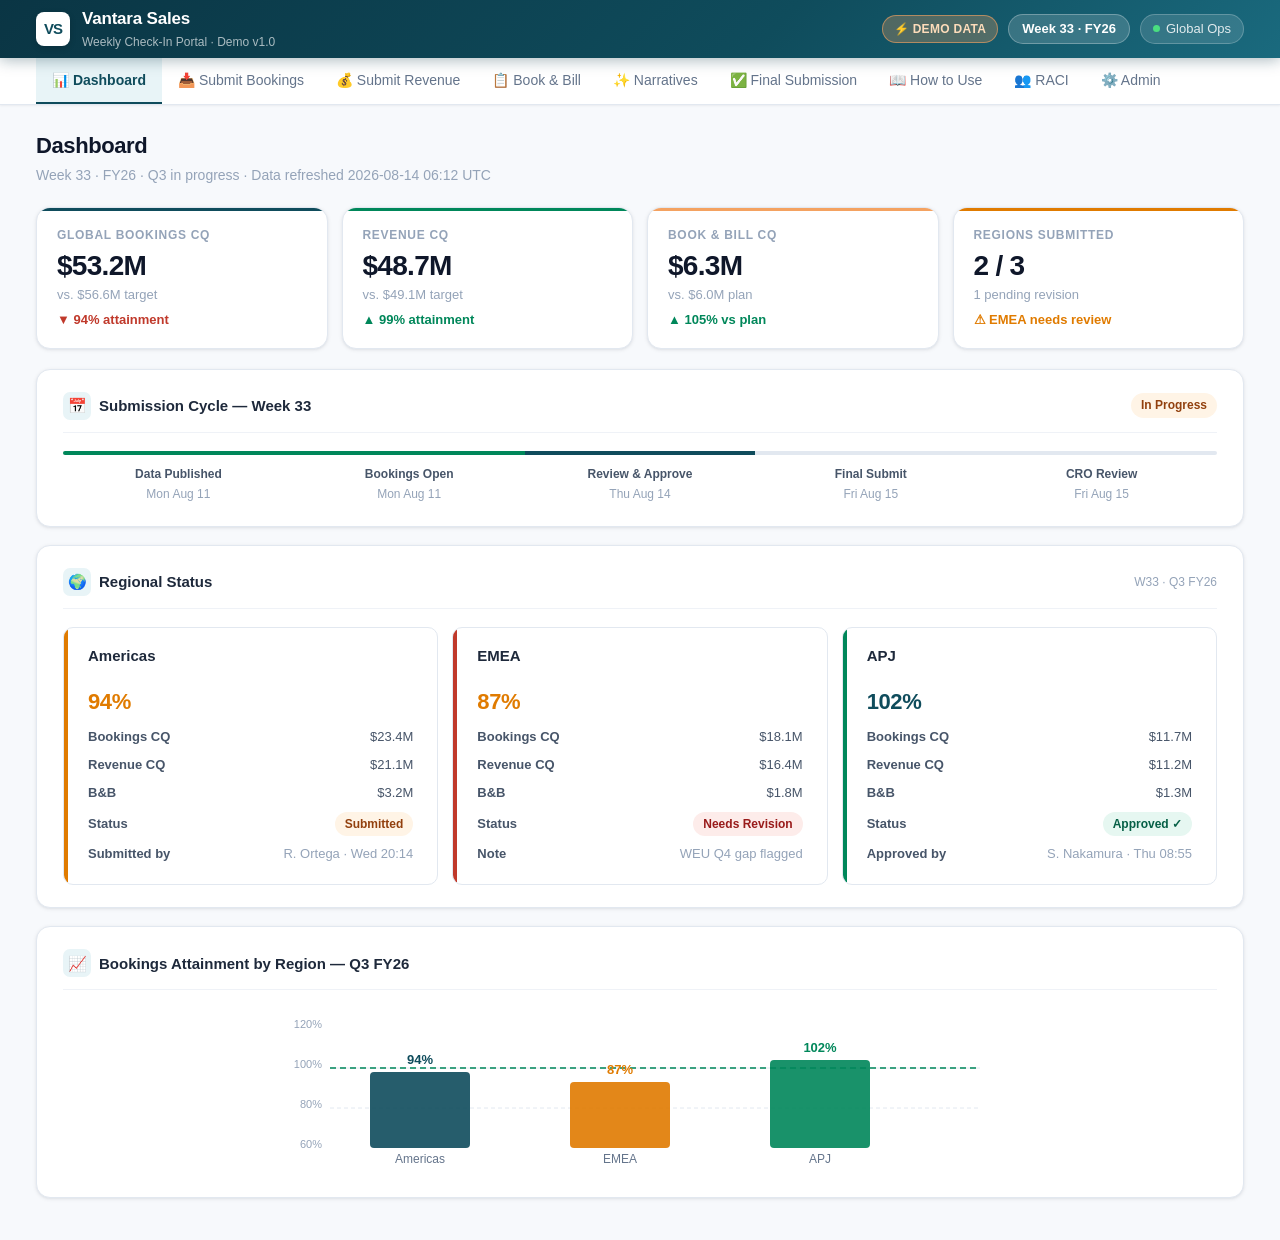
<file: weekly-checkin-portal/index.html>
<!DOCTYPE html>
<html lang="en">
<head>
  <meta charset="UTF-8" />
  <meta name="viewport" content="width=device-width, initial-scale=1.0" />
  <title>Vantara Sales | Weekly Check-In Portal | Demo v1.0</title>
  <style>
    /* ── Vantara Design System ──────────────────────────────────────────── */
    :root {
      --vantara-teal:        #0f4c5c;
      --vantara-teal-dark:   #0a3544;
      --vantara-teal-mid:    #1a6a7e;
      --vantara-teal-light:  #e8f4f7;
      --vantara-accent:      #f4a261;
      --vantara-accent-light:#fff3e8;
      --green:               #00875a;
      --green-light:         #e6f7f1;
      --amber:               #e07b00;
      --amber-light:         #fff4e6;
      --red:                 #c0392b;
      --red-light:           #fdecea;
      --neutral-0:           #ffffff;
      --neutral-50:          #f7f9fc;
      --neutral-100:         #eff2f7;
      --neutral-200:         #e2e8f0;
      --neutral-300:         #cbd5e1;
      --neutral-400:         #94a3b8;
      --neutral-500:         #64748b;
      --neutral-600:         #475569;
      --neutral-700:         #334155;
      --neutral-800:         #1e293b;
      --neutral-900:         #0f172a;
      --shadow-xs:           0 1px 2px rgba(15,23,42,.06);
      --shadow-sm:           0 1px 4px rgba(15,23,42,.08),0 1px 2px rgba(15,23,42,.04);
      --shadow-md:           0 4px 16px rgba(15,23,42,.10),0 2px 4px rgba(15,23,42,.04);
      --shadow-lg:           0 10px 32px rgba(15,23,42,.12),0 4px 8px rgba(15,23,42,.06);
      --radius-sm:           6px;
      --radius:              10px;
      --radius-lg:           14px;
    }

    *, *::before, *::after { box-sizing: border-box; margin: 0; padding: 0; }

    body {
      font-family: "Segoe UI", -apple-system, Arial, sans-serif;
      background: var(--neutral-50);
      color: var(--neutral-800);
      min-height: 100vh;
      font-size: 15px;
      line-height: 1.55;
    }

    /* ── Header ─────────────────────────────────────────────────────────── */
    header {
      background: linear-gradient(135deg, var(--vantara-teal-dark) 0%, var(--vantara-teal) 60%, var(--vantara-teal-mid) 100%);
      color: white;
      padding: 0 36px;
      height: 58px;
      display: flex;
      align-items: center;
      justify-content: space-between;
      box-shadow: 0 2px 14px rgba(10,53,68,.35);
      position: sticky;
      top: 0;
      z-index: 200;
    }
    .hdr-left  { display: flex; align-items: center; gap: 12px; }
    .hdr-logo  {
      width: 34px; height: 34px; background: white; border-radius: 8px;
      display: flex; align-items: center; justify-content: center;
      font-weight: 900; color: var(--vantara-teal); font-size: 15px;
      letter-spacing: -1px; box-shadow: 0 2px 6px rgba(0,0,0,.15);
    }
    .hdr-titles .hdr-name { font-size: 17px; font-weight: 700; letter-spacing: -.2px; }
    .hdr-titles .hdr-sub  { font-size: 12px; opacity: .65; margin-top: 1px; }
    .hdr-right { display: flex; align-items: center; gap: 10px; }
    .hdr-pill {
      background: rgba(255,255,255,.16); border: 1px solid rgba(255,255,255,.28);
      border-radius: 20px; padding: 4px 13px; font-size: 13px; font-weight: 600;
    }
    .hdr-user {
      background: rgba(255,255,255,.13); border: 1px solid rgba(255,255,255,.22);
      border-radius: 20px; padding: 4px 12px; font-size: 13px;
      color: rgba(255,255,255,.85); display: flex; align-items: center; gap: 6px;
    }
    .hdr-dot { width: 7px; height: 7px; border-radius: 50%; background: #4ade80; }
    .demo-badge {
      background: rgba(244,162,97,.28); border: 1px solid rgba(244,162,97,.6);
      border-radius: 20px; padding: 4px 11px; font-size: 12px; font-weight: 700;
      color: #fddcba; letter-spacing: .3px;
    }

    /* ── Nav ────────────────────────────────────────────────────────────── */
    nav {
      background: white; border-bottom: 1px solid var(--neutral-200);
      display: flex; padding: 0 36px; gap: 0;
      box-shadow: var(--shadow-xs); position: sticky; top: 58px; z-index: 190;
      overflow-x: auto;
    }
    nav button {
      background: none; border: none; color: var(--neutral-500);
      padding: 0 16px; height: 46px; cursor: pointer; font-size: 14px;
      font-weight: 500; border-bottom: 2px solid transparent;
      transition: color .15s, border-color .15s, background .15s;
      display: flex; align-items: center; gap: 6px; white-space: nowrap;
      font-family: inherit;
    }
    nav button:hover { color: var(--vantara-teal); background: var(--vantara-teal-light); }
    nav button.active {
      color: var(--vantara-teal); border-bottom-color: var(--vantara-teal);
      font-weight: 600; background: var(--vantara-teal-light);
    }

    /* ── Layout ──────────────────────────────────────────────────────────── */
    main { padding: 24px 36px; max-width: 100%; }
    .tab-panel { display: none; }
    .tab-panel.active { display: block; }

    /* ── Page header ─────────────────────────────────────────────────────── */
    .page-head { margin-bottom: 20px; }
    .page-title { font-size: 22px; font-weight: 800; color: var(--neutral-900); letter-spacing: -.4px; }
    .page-sub   { font-size: 14px; color: var(--neutral-400); margin-top: 2px; }

    /* ── Cards ───────────────────────────────────────────────────────────── */
    .card {
      background: white; border-radius: var(--radius-lg); box-shadow: var(--shadow-sm);
      padding: 22px 26px; margin-bottom: 18px; border: 1px solid var(--neutral-200);
    }
    .card-hdr {
      display: flex; align-items: center; justify-content: space-between;
      margin-bottom: 18px; padding-bottom: 12px; border-bottom: 1px solid var(--neutral-100);
    }
    .card-title {
      font-size: 15px; font-weight: 700; color: var(--neutral-800);
      display: flex; align-items: center; gap: 8px;
    }
    .card-icon {
      width: 28px; height: 28px; background: var(--vantara-teal-light);
      border-radius: 7px; display: flex; align-items: center; justify-content: center; font-size: 15px;
    }

    /* ── KPI row ─────────────────────────────────────────────────────────── */
    .kpi-row { display: grid; grid-template-columns: repeat(4,1fr); gap: 14px; margin-bottom: 20px; }
    .kpi-card {
      background: white; border-radius: var(--radius-lg); padding: 18px 20px;
      border: 1px solid var(--neutral-200); box-shadow: var(--shadow-sm);
      position: relative; overflow: hidden; transition: box-shadow .2s, transform .2s;
    }
    .kpi-card:hover { box-shadow: var(--shadow-md); transform: translateY(-1px); }
    .kpi-card::before {
      content: ""; position: absolute; top: 0; left: 0; right: 0;
      height: 3px; background: var(--vantara-teal); border-radius: var(--radius-lg) var(--radius-lg) 0 0;
    }
    .kpi-card.accent::before  { background: var(--vantara-accent); }
    .kpi-card.green::before   { background: var(--green); }
    .kpi-card.amber::before   { background: var(--amber); }
    .kpi-label { font-size: 12px; font-weight: 700; color: var(--neutral-400); text-transform: uppercase; letter-spacing: .7px; margin-bottom: 8px; }
    .kpi-val   { font-size: 28px; font-weight: 800; color: var(--neutral-900); letter-spacing: -.7px; line-height: 1; }
    .kpi-sub   { font-size: 13px; color: var(--neutral-400); margin-top: 5px; }
    .kpi-delta { font-size: 13px; font-weight: 600; margin-top: 4px; }
    .delta-pos { color: var(--green); }
    .delta-neg { color: var(--red); }

    /* ── Region status grid ──────────────────────────────────────────────── */
    .region-grid { display: grid; grid-template-columns: repeat(3,1fr); gap: 14px; }
    .region-card {
      border-radius: var(--radius); padding: 16px 18px;
      border: 1px solid var(--neutral-200); background: white;
      position: relative; overflow: hidden; transition: box-shadow .2s;
    }
    .region-card:hover { box-shadow: var(--shadow-md); }
    .region-card::before {
      content: ""; position: absolute; left: 0; top: 0; bottom: 0;
      width: 4px; background: var(--neutral-300); border-radius: 4px 0 0 4px;
    }
    .region-card.submitted::before { background: var(--amber); }
    .region-card.approved::before  { background: var(--green); }
    .region-card.revision::before  { background: var(--red); }
    .region-card.pending::before   { background: var(--neutral-300); }
    .rc-name   { font-size: 15px; font-weight: 700; color: var(--neutral-800); margin-bottom: 10px; padding-left: 6px; }
    .rc-row    { display: flex; justify-content: space-between; align-items: center; padding: 4px 6px; font-size: 13px; color: var(--neutral-600); }
    .rc-row span:first-child { font-weight: 600; }
    .rc-attain { font-size: 22px; font-weight: 800; letter-spacing: -.4px; padding: 8px 6px 4px; }
    .attain-ok   { color: var(--green); }
    .attain-risk { color: var(--amber); }
    .attain-over { color: var(--vantara-teal); }

    /* ── Badges ──────────────────────────────────────────────────────────── */
    .badge {
      display: inline-flex; align-items: center; gap: 4px;
      padding: 3px 10px; border-radius: 20px; font-size: 12px; font-weight: 700;
    }
    .badge-submitted { background: var(--amber-light);           color: #92400e; }
    .badge-approved  { background: var(--green-light);           color: #065f46; }
    .badge-pending   { background: var(--neutral-100);           color: var(--neutral-500); }
    .badge-revision  { background: var(--red-light);             color: #991b1b; }
    .badge-ready     { background: var(--vantara-teal-light);    color: var(--vantara-teal-dark); }

    /* ── Cycle timeline ──────────────────────────────────────────────────── */
    .timeline { display: flex; gap: 0; margin-top: 10px; }
    .tl-step  { flex: 1; text-align: center; position: relative; padding-top: 14px; }
    .tl-step::before {
      content: ""; position: absolute; top: 0; left: 0; right: 0;
      height: 4px; background: var(--neutral-200);
    }
    .tl-step.done::before   { background: var(--green); }
    .tl-step.active::before { background: var(--vantara-teal); }
    .tl-step:first-child::before { border-radius: 4px 0 0 4px; }
    .tl-step:last-child::before  { border-radius: 0 4px 4px 0; }
    .tl-label { font-size: 12px; color: var(--neutral-600); font-weight: 600; }
    .tl-day   { font-size: 12px; color: var(--neutral-400); margin-top: 2px; }

    /* ── Forms ───────────────────────────────────────────────────────────── */
    .form-section { background: white; border-radius: var(--radius-lg); border: 1px solid var(--neutral-200); box-shadow: var(--shadow-sm); overflow: hidden; margin-bottom: 18px; }
    .form-section-hdr {
      padding: 14px 22px 12px; border-bottom: 1px solid var(--neutral-100);
      display: flex; align-items: center; justify-content: space-between;
    }
    .form-section-title { font-size: 15px; font-weight: 700; color: var(--neutral-800); display: flex; align-items: center; gap: 8px; }
    .form-section-body { padding: 20px 22px; }
    .region-tabs { display: flex; gap: 6px; }
    .rtab {
      padding: 6px 14px; font-size: 13px; font-weight: 600;
      border: 1.5px solid var(--neutral-200); background: white;
      border-radius: var(--radius-sm); cursor: pointer; font-family: inherit;
      transition: all .15s; color: var(--neutral-600);
    }
    .rtab:hover  { border-color: var(--vantara-teal); color: var(--vantara-teal); }
    .rtab.active { background: var(--vantara-teal); color: white; border-color: var(--vantara-teal); }

    /* ── Input grid ──────────────────────────────────────────────────────── */
    .input-grid { width: 100%; border-collapse: collapse; font-size: 14px; }
    .input-grid thead th {
      padding: 8px 10px; background: var(--neutral-50); border-bottom: 2px solid var(--neutral-200);
      font-size: 12px; font-weight: 700; text-transform: uppercase; letter-spacing: .5px;
      color: var(--neutral-500); text-align: left;
    }
    .input-grid thead th:not(:first-child) { text-align: center; }
    .input-grid tbody td { padding: 4px 6px; border-bottom: 1px solid var(--neutral-100); }
    .input-grid tbody tr:last-child td { border-bottom: none; }
    .input-grid .row-label { font-weight: 600; color: var(--neutral-700); padding-left: 10px; }
    .input-grid .sub-label { color: var(--neutral-500); font-size: 13px; padding-left: 20px; }
    .input-grid input[type=text] {
      width: 100%; padding: 5px 8px; border: 1.5px solid var(--neutral-200);
      border-radius: var(--radius-sm); font-size: 14px; text-align: center;
      background: var(--neutral-50); color: var(--neutral-800);
      font-family: "Consolas", monospace; transition: border-color .15s, background .15s;
    }
    .input-grid input[type=text]:focus {
      outline: none; border-color: var(--vantara-teal); background: white;
      box-shadow: 0 0 0 3px rgba(15,76,92,.10);
    }
    .input-grid .total-row td { background: var(--vantara-teal-light); font-weight: 700; }
    .input-grid .total-row .row-label { color: var(--vantara-teal-dark); }
    .quarter-tag {
      display: inline-flex; align-items: center; padding: 2px 9px; border-radius: 5px;
      font-size: 12px; font-weight: 700; letter-spacing: .06em; text-transform: uppercase;
    }
    .qt-cq { background: #dbeafe; color: #1d4ed8; }
    .qt-nq { background: #ede9fe; color: #6d28d9; }

    /* ── Section dividers ────────────────────────────────────────────────── */
    .section-div {
      display: flex; align-items: center; gap: 12px; margin: 18px 0 14px;
    }
    .section-div-label {
      font-size: 12px; font-weight: 700; text-transform: uppercase; letter-spacing: .7px;
      white-space: nowrap; background: var(--vantara-teal-light);
      color: var(--vantara-teal-dark); padding: 3px 10px; border-radius: 20px;
    }
    .section-div-line { flex: 1; height: 1px; background: var(--neutral-200); }

    /* ── Buttons ─────────────────────────────────────────────────────────── */
    .btn {
      padding: 9px 20px; border: none; border-radius: var(--radius-sm);
      font-size: 14px; font-weight: 600; cursor: pointer;
      display: inline-flex; align-items: center; gap: 6px;
      font-family: inherit; transition: all .17s;
    }
    .btn-primary {
      background: var(--vantara-teal); color: white;
      box-shadow: 0 2px 8px rgba(15,76,92,.28);
    }
    .btn-primary:hover { background: var(--vantara-teal-dark); box-shadow: 0 4px 14px rgba(15,76,92,.38); transform: translateY(-1px); }
    .btn-accent {
      background: var(--vantara-accent); color: white;
      box-shadow: 0 2px 8px rgba(244,162,97,.3);
    }
    .btn-accent:hover { background: #e08b4a; transform: translateY(-1px); }
    .btn-ghost {
      background: white; color: var(--vantara-teal); border: 1.5px solid var(--neutral-200);
    }
    .btn-ghost:hover { border-color: var(--vantara-teal); background: var(--vantara-teal-light); }
    .btn-sm { padding: 6px 13px; font-size: 13px; }
    .action-bar {
      display: flex; align-items: center; gap: 10px; flex-wrap: wrap;
      padding: 10px 16px; background: var(--neutral-50); border-top: 3px solid var(--vantara-teal);
      border-radius: 0 0 var(--radius-sm) var(--radius-sm);
    }

    /* ── Narrative blocks ────────────────────────────────────────────────── */
    .narrative-region-btn {
      padding: 6px 14px; font-size: 13px; font-weight: 600;
      border: 1.5px solid var(--neutral-200); background: white;
      border-radius: var(--radius-sm); cursor: pointer; font-family: inherit;
      transition: all .15s; color: var(--neutral-600);
    }
    .narrative-region-btn:hover  { border-color: var(--vantara-teal); color: var(--vantara-teal); }
    .narrative-region-btn.active { background: var(--vantara-teal); color: white; border-color: var(--vantara-teal); }
    .narrative-box {
      background: var(--neutral-50); border: 1px solid var(--neutral-200); border-radius: var(--radius);
      padding: 16px 18px; font-size: 14px; line-height: 1.65; color: var(--neutral-700);
      border-left: 4px solid var(--vantara-teal);
    }
    .narrative-box p { margin: 0 0 8px; }
    .narrative-box p:last-child { margin: 0; }
    .narrative-box strong { color: var(--neutral-900); }
    .ai-label {
      display: inline-flex; align-items: center; gap: 5px; font-size: 12px; font-weight: 700;
      text-transform: uppercase; letter-spacing: .5px; color: var(--vantara-teal);
      background: var(--vantara-teal-light); padding: 3px 10px; border-radius: 20px;
      margin-bottom: 10px;
    }

    /* ── R&O table ───────────────────────────────────────────────────────── */
    .ro-table { width: 100%; border-collapse: collapse; font-size: 13px; margin-top: 12px; }
    .ro-table th {
      padding: 7px 10px; background: var(--neutral-50); border-bottom: 2px solid var(--neutral-200);
      font-weight: 700; text-transform: uppercase; letter-spacing: .5px; color: var(--neutral-500); text-align: left;
    }
    .ro-table td { padding: 7px 10px; border-bottom: 1px solid var(--neutral-100); }
    .ro-table tr:last-child td { border-bottom: none; }
    .ro-risk   { color: var(--red);   font-weight: 600; }
    .ro-upside { color: var(--green); font-weight: 600; }
    .ro-label  { display: inline-flex; padding: 2px 8px; border-radius: 4px; font-size: 12px; font-weight: 700; }
    .ro-label.risk   { background: var(--red-light);   color: #991b1b; }
    .ro-label.upside { background: var(--green-light); color: #065f46; }

    /* ── Final submission table ──────────────────────────────────────────── */
    .final-table { width: 100%; border-collapse: collapse; font-size: 14px; }
    .final-table th {
      padding: 9px 12px; background: var(--neutral-50); border-bottom: 2px solid var(--neutral-200);
      font-size: 12px; font-weight: 700; text-transform: uppercase; letter-spacing: .5px; color: var(--neutral-500);
    }
    .final-table td { padding: 10px 12px; border-bottom: 1px solid var(--neutral-100); }
    .final-table tr:last-child td { border-bottom: none; }
    .final-table tbody tr:hover { background: var(--neutral-50); }
    .check-cell { text-align: center; }
    .check-cell input[type=checkbox] { width: 16px; height: 16px; cursor: pointer; accent-color: var(--vantara-teal); }

    /* ── RACI table ──────────────────────────────────────────────────────── */
    .raci-wrap { overflow-x: auto; }
    .raci-table { width: 100%; border-collapse: collapse; font-size: 13px; }
    .raci-table th {
      padding: 9px 12px; background: var(--vantara-teal); color: white;
      font-size: 12px; font-weight: 700; text-transform: uppercase; letter-spacing: .5px;
    }
    .raci-table td { padding: 9px 12px; border-bottom: 1px solid var(--neutral-100); }
    .raci-table tr:last-child td { border-bottom: none; }
    .raci-table tbody tr:hover { background: var(--neutral-50); }
    .raci-r { color: #991b1b; font-weight: 700; }
    .raci-a { color: #7c3aed; font-weight: 700; }
    .raci-c { color: #0369a1; font-weight: 700; }
    .raci-i { color: var(--neutral-500); }

    /* ── Admin ───────────────────────────────────────────────────────────── */
    .admin-grid { display: grid; grid-template-columns: 1fr 1fr; gap: 18px; }
    .admin-row  { display: flex; justify-content: space-between; align-items: center; padding: 10px 0; border-bottom: 1px solid var(--neutral-100); }
    .admin-row:last-child { border-bottom: none; }
    .admin-label { font-size: 14px; font-weight: 600; color: var(--neutral-700); }
    .admin-sub   { font-size: 12px; color: var(--neutral-400); margin-top: 2px; }
    .toggle { position: relative; width: 40px; height: 22px; }
    .toggle input { opacity: 0; width: 0; height: 0; }
    .slider {
      position: absolute; cursor: pointer; inset: 0;
      background: var(--neutral-300); transition: .3s; border-radius: 22px;
    }
    .slider::before {
      content: ""; position: absolute; height: 16px; width: 16px;
      left: 3px; bottom: 3px; background: white; transition: .3s; border-radius: 50%;
    }
    input:checked + .slider { background: var(--vantara-teal); }
    input:checked + .slider::before { transform: translateX(18px); }
    .select-admin {
      padding: 6px 10px; border: 1.5px solid var(--neutral-200); border-radius: var(--radius-sm);
      font-size: 13px; font-family: inherit; color: var(--neutral-700); background: white; cursor: pointer;
    }
    .select-admin:focus { outline: none; border-color: var(--vantara-teal); }

    /* ── Howto ───────────────────────────────────────────────────────────── */
    .howto-hero {
      background: linear-gradient(135deg, var(--vantara-teal-dark) 0%, var(--vantara-teal) 100%);
      border-radius: var(--radius-lg); padding: 28px 32px; color: white; margin-bottom: 20px;
    }
    .howto-hero h1 { font-size: 24px; font-weight: 800; letter-spacing: -.4px; margin-bottom: 6px; }
    .howto-hero p  { opacity: .82; font-size: 15px; line-height: 1.6; }
    .howto-grid    { display: grid; grid-template-columns: repeat(3,1fr); gap: 14px; margin-bottom: 18px; }
    .howto-step {
      background: white; border: 1px solid var(--neutral-200); border-radius: var(--radius);
      padding: 16px 18px; border-top: 3px solid var(--vantara-teal); box-shadow: var(--shadow-xs);
    }
    .howto-step .step-num { font-size: 11px; font-weight: 700; color: var(--vantara-teal); letter-spacing: .08em; text-transform: uppercase; }
    .howto-step h3 { font-size: 14px; font-weight: 700; color: var(--neutral-800); margin: 6px 0 5px; }
    .howto-step p  { font-size: 13px; color: var(--neutral-500); line-height: 1.5; }
    .howto-faq { border: 1px solid var(--neutral-200); border-radius: var(--radius); overflow: hidden; }
    .howto-faq details { border-bottom: 1px solid var(--neutral-100); }
    .howto-faq details:last-child { border-bottom: none; }
    .howto-faq summary { padding: 13px 16px; cursor: pointer; font-size: 14px; font-weight: 600; color: var(--neutral-800); user-select: none; }
    .howto-faq p { padding: 0 16px 14px; font-size: 13px; color: var(--neutral-500); line-height: 1.55; }

    /* ── Alert ───────────────────────────────────────────────────────────── */
    .alert { padding: 11px 14px; border-radius: var(--radius-sm); font-size: 14px; margin-top: 12px; display: none; align-items: center; gap: 8px; }
    .alert.success { background: var(--green-light); color: #065f46; border: 1px solid #a7f3d0; }
    .alert.show { display: flex !important; }

    /* ── Misc ────────────────────────────────────────────────────────────── */
    .text-muted { color: var(--neutral-400); }
    .fw7 { font-weight: 700; }
    table.styled th, table.styled td { padding: 9px 12px; text-align: left; }
    table.styled thead th { background: var(--neutral-50); border-bottom: 2px solid var(--neutral-200); font-size: 12px; font-weight: 700; text-transform: uppercase; letter-spacing: .5px; color: var(--neutral-500); }
    table.styled tbody td { border-bottom: 1px solid var(--neutral-100); font-size: 14px; }
    table.styled tbody tr:last-child td { border-bottom: none; }
    table.styled tbody tr:hover { background: var(--neutral-50); }
    .tag { display: inline-flex; padding: 2px 8px; border-radius: 5px; font-size: 12px; font-weight: 700; }
    .tag-teal   { background: var(--vantara-teal-light); color: var(--vantara-teal-dark); }
    .tag-green  { background: var(--green-light);        color: #065f46; }
    .tag-amber  { background: var(--amber-light);        color: #92400e; }
    .tag-red    { background: var(--red-light);          color: #991b1b; }

    @media (max-width: 900px) {
      .kpi-row { grid-template-columns: repeat(2,1fr); }
      .region-grid { grid-template-columns: 1fr; }
      .admin-grid { grid-template-columns: 1fr; }
      .howto-grid { grid-template-columns: 1fr 1fr; }
    }
  </style>
</head>
<body>

<!-- ── Header ─────────────────────────────────────────────────────────────── -->
<header>
  <div class="hdr-left">
    <div class="hdr-logo">VS</div>
    <div class="hdr-titles">
      <div class="hdr-name">Vantara Sales</div>
      <div class="hdr-sub">Weekly Check-In Portal · Demo v1.0</div>
    </div>
  </div>
  <div class="hdr-right">
    <span class="demo-badge">⚡ DEMO DATA</span>
    <span class="hdr-pill">Week 33 · FY26</span>
    <span class="hdr-user"><span class="hdr-dot"></span>Global Ops</span>
  </div>
</header>

<!-- ── Nav ────────────────────────────────────────────────────────────────── -->
<nav>
  <button class="active" onclick="switchTab('dashboard',this)">📊 Dashboard</button>
  <button onclick="switchTab('bookings',this)">📥 Submit Bookings</button>
  <button onclick="switchTab('revenue',this)">💰 Submit Revenue</button>
  <button onclick="switchTab('bab',this)">📋 Book &amp; Bill</button>
  <button onclick="switchTab('narratives',this)">✨ Narratives</button>
  <button onclick="switchTab('final',this)">✅ Final Submission</button>
  <button onclick="switchTab('howto',this)">📖 How to Use</button>
  <button onclick="switchTab('raci',this)">👥 RACI</button>
  <button onclick="switchTab('admin',this)">⚙️ Admin</button>
</nav>

<!-- ── Main ───────────────────────────────────────────────────────────────── -->
<main>

<!-- ═══════════════════════ TAB: DASHBOARD ════════════════════════════════ -->
<div id="tab-dashboard" class="tab-panel active">
  <div class="page-head">
    <div class="page-title">Dashboard</div>
    <div class="page-sub">Week 33 · FY26 · Q3 in progress · Data refreshed 2026-08-14 06:12 UTC</div>
  </div>

  <!-- KPI row -->
  <div class="kpi-row">
    <div class="kpi-card">
      <div class="kpi-label">Global Bookings CQ</div>
      <div class="kpi-val">$53.2M</div>
      <div class="kpi-sub">vs. $56.6M target</div>
      <div class="kpi-delta delta-neg">▼ 94% attainment</div>
    </div>
    <div class="kpi-card green">
      <div class="kpi-label">Revenue CQ</div>
      <div class="kpi-val">$48.7M</div>
      <div class="kpi-sub">vs. $49.1M target</div>
      <div class="kpi-delta delta-pos">▲ 99% attainment</div>
    </div>
    <div class="kpi-card accent">
      <div class="kpi-label">Book &amp; Bill CQ</div>
      <div class="kpi-val">$6.3M</div>
      <div class="kpi-sub">vs. $6.0M plan</div>
      <div class="kpi-delta delta-pos">▲ 105% vs plan</div>
    </div>
    <div class="kpi-card amber">
      <div class="kpi-label">Regions Submitted</div>
      <div class="kpi-val">2 / 3</div>
      <div class="kpi-sub">1 pending revision</div>
      <div class="kpi-delta" style="color:var(--amber);">⚠ EMEA needs review</div>
    </div>
  </div>

  <!-- Submission cycle -->
  <div class="card">
    <div class="card-hdr">
      <div class="card-title"><div class="card-icon">📅</div>Submission Cycle — Week 33</div>
      <span class="badge badge-submitted">In Progress</span>
    </div>
    <div class="timeline">
      <div class="tl-step done">
        <div class="tl-label">Data Published</div>
        <div class="tl-day">Mon Aug 11</div>
      </div>
      <div class="tl-step done">
        <div class="tl-label">Bookings Open</div>
        <div class="tl-day">Mon Aug 11</div>
      </div>
      <div class="tl-step active">
        <div class="tl-label">Review &amp; Approve</div>
        <div class="tl-day">Thu Aug 14</div>
      </div>
      <div class="tl-step">
        <div class="tl-label">Final Submit</div>
        <div class="tl-day">Fri Aug 15</div>
      </div>
      <div class="tl-step">
        <div class="tl-label">CRO Review</div>
        <div class="tl-day">Fri Aug 15</div>
      </div>
    </div>
  </div>

  <!-- Region status -->
  <div class="card">
    <div class="card-hdr">
      <div class="card-title"><div class="card-icon">🌍</div>Regional Status</div>
      <span style="font-size:12px;color:var(--neutral-400);">W33 · Q3 FY26</span>
    </div>
    <div class="region-grid">
      <!-- Americas -->
      <div class="region-card submitted">
        <div class="rc-name">Americas</div>
        <div class="rc-attain attain-risk">94%</div>
        <div class="rc-row"><span>Bookings CQ</span><span>$23.4M</span></div>
        <div class="rc-row"><span>Revenue CQ</span><span>$21.1M</span></div>
        <div class="rc-row"><span>B&amp;B</span><span>$3.2M</span></div>
        <div class="rc-row"><span>Status</span><span><span class="badge badge-submitted">Submitted</span></span></div>
        <div class="rc-row"><span>Submitted by</span><span class="text-muted">R. Ortega · Wed 20:14</span></div>
      </div>
      <!-- EMEA -->
      <div class="region-card revision">
        <div class="rc-name">EMEA</div>
        <div class="rc-attain attain-risk">87%</div>
        <div class="rc-row"><span>Bookings CQ</span><span>$18.1M</span></div>
        <div class="rc-row"><span>Revenue CQ</span><span>$16.4M</span></div>
        <div class="rc-row"><span>B&amp;B</span><span>$1.8M</span></div>
        <div class="rc-row"><span>Status</span><span><span class="badge badge-revision">Needs Revision</span></span></div>
        <div class="rc-row"><span>Note</span><span class="text-muted">WEU Q4 gap flagged</span></div>
      </div>
      <!-- APJ -->
      <div class="region-card approved">
        <div class="rc-name">APJ</div>
        <div class="rc-attain attain-over">102%</div>
        <div class="rc-row"><span>Bookings CQ</span><span>$11.7M</span></div>
        <div class="rc-row"><span>Revenue CQ</span><span>$11.2M</span></div>
        <div class="rc-row"><span>B&amp;B</span><span>$1.3M</span></div>
        <div class="rc-row"><span>Status</span><span><span class="badge badge-approved">Approved ✓</span></span></div>
        <div class="rc-row"><span>Approved by</span><span class="text-muted">S. Nakamura · Thu 08:55</span></div>
      </div>
    </div>
  </div>

  <!-- SVG summary chart -->
  <div class="card">
    <div class="card-hdr">
      <div class="card-title"><div class="card-icon">📈</div>Bookings Attainment by Region — Q3 FY26</div>
    </div>
    <svg width="100%" height="160" viewBox="0 0 700 160" style="font-family:inherit">
      <!-- Y axis labels -->
      <text x="32" y="20"  font-size="11" fill="#94a3b8" text-anchor="end">120%</text>
      <text x="32" y="60"  font-size="11" fill="#94a3b8" text-anchor="end">100%</text>
      <text x="32" y="100" font-size="11" fill="#94a3b8" text-anchor="end">80%</text>
      <text x="32" y="140" font-size="11" fill="#94a3b8" text-anchor="end">60%</text>
      <!-- Grid lines -->
      <line x1="40" x2="690" y1="60"  y2="60"  stroke="#e2e8f0" stroke-width="1"/>
      <line x1="40" x2="690" y1="100" y2="100" stroke="#e2e8f0" stroke-width="1" stroke-dasharray="4,3"/>
      <!-- 100% target line -->
      <line x1="40" x2="690" y1="60"  y2="60"  stroke="#00875a" stroke-width="1.5" stroke-dasharray="6,4"/>
      <!-- Americas bar — 94% = 56px from top (100% = 60px, scale: each 20% = 40px, 0% = 140px, 100% = 60px, 94% = 64px) -->
      <rect x="80"  y="64"  width="100" height="76" fill="#0f4c5c" rx="4" opacity=".9"/>
      <text x="130" y="56"  font-size="13" font-weight="700" fill="#0f4c5c" text-anchor="middle">94%</text>
      <text x="130" y="155" font-size="12" fill="#64748b" text-anchor="middle">Americas</text>
      <!-- EMEA bar — 87% = 74px from top -->
      <rect x="280" y="74"  width="100" height="66" fill="#e07b00" rx="4" opacity=".9"/>
      <text x="330" y="66"  font-size="13" font-weight="700" fill="#e07b00" text-anchor="middle">87%</text>
      <text x="330" y="155" font-size="12" fill="#64748b" text-anchor="middle">EMEA</text>
      <!-- APJ bar — 102% = 52px from top -->
      <rect x="480" y="52"  width="100" height="88" fill="#00875a" rx="4" opacity=".9"/>
      <text x="530" y="44"  font-size="13" font-weight="700" fill="#00875a" text-anchor="middle">102%</text>
      <text x="530" y="155" font-size="12" fill="#64748b" text-anchor="middle">APJ</text>
    </svg>
  </div>
</div>

<!-- ═══════════════════════ TAB: SUBMIT BOOKINGS ══════════════════════════ -->
<div id="tab-bookings" class="tab-panel">
  <div class="page-head">
    <div class="page-title">Submit Bookings — New ARR</div>
    <div class="page-sub">Enter weekly bookings by sub-region and quarter · W33 FY26</div>
  </div>
  <div class="form-section">
    <div class="form-section-hdr">
      <div class="form-section-title">🌍 Select Region</div>
      <div class="region-tabs">
        <button class="rtab active" onclick="selectRegion(this,'bookings','americas')">Americas</button>
        <button class="rtab" onclick="selectRegion(this,'bookings','emea')">EMEA</button>
        <button class="rtab" onclick="selectRegion(this,'bookings','apj')">APJ</button>
      </div>
    </div>
    <div class="form-section-body">
      <!-- Americas bookings grid -->
      <div id="bookings-americas">
        <div class="section-div"><span class="section-div-label">Q3 FY26 — Current Quarter</span><div class="section-div-line"></div><span class="quarter-tag qt-cq">CQ</span></div>
        <div style="overflow-x:auto">
        <table class="input-grid" style="min-width:600px">
          <thead><tr>
            <th>Sub-region / Market</th>
            <th><span class="quarter-tag qt-cq">CQ</span> Bookings ($M)</th>
            <th><span class="quarter-tag qt-cq">CQ</span> Forecast ($M)</th>
            <th>Variance</th>
          </tr></thead>
          <tbody>
            <tr><td class="row-label">NAM</td><td><input type="text" value="18.2"></td><td><input type="text" value="19.4"></td><td style="text-align:center;color:#c0392b;font-weight:700">-$1.2M</td></tr>
            <tr><td class="sub-label">Enterprise</td><td><input type="text" value="11.8"></td><td><input type="text" value="12.5"></td><td style="text-align:center;color:#c0392b">-$0.7M</td></tr>
            <tr><td class="sub-label">Mid-Market</td><td><input type="text" value="6.4"></td><td><input type="text" value="6.9"></td><td style="text-align:center;color:#c0392b">-$0.5M</td></tr>
            <tr><td class="row-label">LATAM</td><td><input type="text" value="5.2"></td><td><input type="text" value="5.0"></td><td style="text-align:center;color:#00875a;font-weight:700">+$0.2M</td></tr>
            <tr><td class="sub-label">Brazil</td><td><input type="text" value="3.1"></td><td><input type="text" value="2.9"></td><td style="text-align:center;color:#00875a">+$0.2M</td></tr>
            <tr><td class="sub-label">Rest of LATAM</td><td><input type="text" value="2.1"></td><td><input type="text" value="2.1"></td><td style="text-align:center;color:#94a3b8">—</td></tr>
            <tr class="total-row"><td class="row-label">Americas Total</td><td><input type="text" value="23.4" readonly></td><td><input type="text" value="24.4" readonly></td><td style="text-align:center;color:#c0392b;font-weight:700">-$1.0M</td></tr>
          </tbody>
        </table>
        </div>
        <div class="section-div"><span class="section-div-label">Q4 FY26 — Next Quarter</span><div class="section-div-line"></div><span class="quarter-tag qt-nq">NQ</span></div>
        <div style="overflow-x:auto">
        <table class="input-grid" style="min-width:600px">
          <thead><tr>
            <th>Sub-region / Market</th>
            <th><span class="quarter-tag qt-nq">NQ</span> Pipeline ($M)</th>
            <th><span class="quarter-tag qt-nq">NQ</span> Forecast ($M)</th>
            <th>Coverage</th>
          </tr></thead>
          <tbody>
            <tr><td class="row-label">NAM</td><td><input type="text" value="62.4"></td><td><input type="text" value="21.0"></td><td style="text-align:center;color:#00875a;font-weight:700">3.0x</td></tr>
            <tr><td class="row-label">LATAM</td><td><input type="text" value="19.8"></td><td><input type="text" value="5.5"></td><td style="text-align:center;color:#00875a;font-weight:700">3.6x</td></tr>
            <tr class="total-row"><td class="row-label">Americas NQ Total</td><td><input type="text" value="82.2" readonly></td><td><input type="text" value="26.5" readonly></td><td style="text-align:center;color:#00875a;font-weight:700">3.1x</td></tr>
          </tbody>
        </table>
        </div>
        <div class="action-bar">
          <button class="btn btn-primary" onclick="alert('Submission saved — Americas Bookings W33 FY26')">💾 Save Draft</button>
          <button class="btn btn-accent" onclick="alert('Bookings submitted for Americas — W33 FY26. Status: Submitted')">📤 Submit</button>
          <button class="btn btn-ghost btn-sm" onclick="alert('Word export: download would start here in production')">📄 Export Word</button>
        </div>
      </div>
      <!-- EMEA bookings (hidden) -->
      <div id="bookings-emea" style="display:none">
        <div class="section-div"><span class="section-div-label">Q3 FY26 — Current Quarter</span><div class="section-div-line"></div><span class="quarter-tag qt-cq">CQ</span></div>
        <div style="overflow-x:auto">
        <table class="input-grid" style="min-width:600px">
          <thead><tr><th>Sub-region</th><th>Bookings ($M)</th><th>Forecast ($M)</th><th>Variance</th></tr></thead>
          <tbody>
            <tr><td class="row-label">WEU</td><td><input type="text" value="12.4"></td><td><input type="text" value="14.8"></td><td style="text-align:center;color:#c0392b;font-weight:700">-$2.4M</td></tr>
            <tr><td class="row-label">CEE</td><td><input type="text" value="5.7"></td><td><input type="text" value="5.8"></td><td style="text-align:center;color:#94a3b8">-$0.1M</td></tr>
            <tr class="total-row"><td class="row-label">EMEA Total</td><td><input type="text" value="18.1" readonly></td><td><input type="text" value="20.6" readonly></td><td style="text-align:center;color:#c0392b;font-weight:700">-$2.5M</td></tr>
          </tbody>
        </table>
        </div>
        <div class="action-bar">
          <button class="btn btn-primary" onclick="alert('Draft saved — EMEA Bookings W33')">💾 Save Draft</button>
          <button class="btn btn-accent" onclick="alert('Bookings submitted for EMEA — W33 FY26')">📤 Submit</button>
        </div>
      </div>
      <!-- APJ bookings (hidden) -->
      <div id="bookings-apj" style="display:none">
        <div class="section-div"><span class="section-div-label">Q3 FY26 — Current Quarter</span><div class="section-div-line"></div><span class="quarter-tag qt-cq">CQ</span></div>
        <div style="overflow-x:auto">
        <table class="input-grid" style="min-width:600px">
          <thead><tr><th>Sub-region</th><th>Bookings ($M)</th><th>Forecast ($M)</th><th>Variance</th></tr></thead>
          <tbody>
            <tr><td class="row-label">ANZ</td><td><input type="text" value="4.8"></td><td><input type="text" value="4.5"></td><td style="text-align:center;color:#00875a;font-weight:700">+$0.3M</td></tr>
            <tr><td class="row-label">SEA</td><td><input type="text" value="6.9"></td><td><input type="text" value="6.4"></td><td style="text-align:center;color:#00875a;font-weight:700">+$0.5M</td></tr>
            <tr class="total-row"><td class="row-label">APJ Total</td><td><input type="text" value="11.7" readonly></td><td><input type="text" value="10.9" readonly></td><td style="text-align:center;color:#00875a;font-weight:700">+$0.8M</td></tr>
          </tbody>
        </table>
        </div>
        <div class="action-bar">
          <button class="btn btn-primary" onclick="alert('Draft saved — APJ Bookings W33')">💾 Save Draft</button>
          <button class="btn btn-accent" onclick="alert('Bookings submitted for APJ — W33 FY26')">📤 Submit</button>
        </div>
      </div>
    </div>
  </div>
</div>

<!-- ═══════════════════════ TAB: SUBMIT REVENUE ═══════════════════════════ -->
<div id="tab-revenue" class="tab-panel">
  <div class="page-head">
    <div class="page-title">Submit Revenue / Collections</div>
    <div class="page-sub">Enter weekly revenue actuals and forecast by sub-region · W33 FY26</div>
  </div>
  <div class="form-section">
    <div class="form-section-hdr">
      <div class="form-section-title">🌍 Select Region</div>
      <div class="region-tabs">
        <button class="rtab active" onclick="selectRegion(this,'revenue','amer')">Americas</button>
        <button class="rtab" onclick="selectRegion(this,'revenue','emea')">EMEA</button>
        <button class="rtab" onclick="selectRegion(this,'revenue','apj')">APJ</button>
      </div>
    </div>
    <div class="form-section-body">
      <div id="revenue-amer">
        <div class="section-div"><span class="section-div-label">Q3 FY26 Revenue — Current Quarter</span><div class="section-div-line"></div><span class="quarter-tag qt-cq">CQ</span></div>
        <div style="overflow-x:auto">
        <table class="input-grid" style="min-width:640px">
          <thead><tr>
            <th>Sub-region</th>
            <th>Actuals QTD ($M)</th>
            <th>Forecast Full Q ($M)</th>
            <th>Target ($M)</th>
            <th>% vs Target</th>
          </tr></thead>
          <tbody>
            <tr><td class="row-label">NAM</td><td><input type="text" value="16.4"></td><td><input type="text" value="19.1"></td><td><input type="text" value="19.4" readonly></td><td style="text-align:center;color:#e07b00;font-weight:700">98%</td></tr>
            <tr><td class="row-label">LATAM</td><td><input type="text" value="4.7"></td><td><input type="text" value="5.0"></td><td><input type="text" value="4.8" readonly></td><td style="text-align:center;color:#00875a;font-weight:700">104%</td></tr>
            <tr class="total-row"><td class="row-label">Americas Total</td><td><input type="text" value="21.1" readonly></td><td><input type="text" value="24.1" readonly></td><td><input type="text" value="24.2" readonly></td><td style="text-align:center;color:#e07b00;font-weight:700">100%</td></tr>
          </tbody>
        </table>
        </div>
        <div class="action-bar">
          <button class="btn btn-primary" onclick="alert('Revenue draft saved — Americas W33')">💾 Save</button>
          <button class="btn btn-accent" onclick="alert('Revenue submitted — Americas W33 FY26')">📤 Submit</button>
          <button class="btn btn-ghost btn-sm" onclick="alert('Word export: download would start here in production')">📄 Export Word</button>
        </div>
      </div>
      <div id="revenue-emea" style="display:none">
        <div class="section-div"><span class="section-div-label">Q3 FY26 Revenue — EMEA</span><div class="section-div-line"></div><span class="quarter-tag qt-cq">CQ</span></div>
        <div style="overflow-x:auto">
        <table class="input-grid" style="min-width:640px">
          <thead><tr><th>Sub-region</th><th>Actuals QTD</th><th>Forecast Full Q</th><th>Target</th><th>%</th></tr></thead>
          <tbody>
            <tr><td class="row-label">WEU</td><td><input type="text" value="11.2"></td><td><input type="text" value="13.8"></td><td><input type="text" value="15.1" readonly></td><td style="text-align:center;color:#c0392b;font-weight:700">91%</td></tr>
            <tr><td class="row-label">CEE</td><td><input type="text" value="5.2"></td><td><input type="text" value="5.9"></td><td><input type="text" value="5.7" readonly></td><td style="text-align:center;color:#00875a;font-weight:700">104%</td></tr>
            <tr class="total-row"><td class="row-label">EMEA Total</td><td><input type="text" value="16.4" readonly></td><td><input type="text" value="19.7" readonly></td><td><input type="text" value="20.8" readonly></td><td style="text-align:center;color:#c0392b;font-weight:700">95%</td></tr>
          </tbody>
        </table>
        </div>
        <div class="action-bar">
          <button class="btn btn-primary" onclick="alert('Revenue draft saved — EMEA W33')">💾 Save</button>
          <button class="btn btn-accent" onclick="alert('Revenue submitted — EMEA W33 FY26')">📤 Submit</button>
        </div>
      </div>
      <div id="revenue-apj" style="display:none">
        <div class="section-div"><span class="section-div-label">Q3 FY26 Revenue — APJ</span><div class="section-div-line"></div><span class="quarter-tag qt-cq">CQ</span></div>
        <div style="overflow-x:auto">
        <table class="input-grid" style="min-width:640px">
          <thead><tr><th>Sub-region</th><th>Actuals QTD</th><th>Forecast Full Q</th><th>Target</th><th>%</th></tr></thead>
          <tbody>
            <tr><td class="row-label">ANZ</td><td><input type="text" value="4.3"></td><td><input type="text" value="4.8"></td><td><input type="text" value="4.6" readonly></td><td style="text-align:center;color:#00875a;font-weight:700">104%</td></tr>
            <tr><td class="row-label">SEA</td><td><input type="text" value="6.9"></td><td><input type="text" value="7.2"></td><td><input type="text" value="7.0" readonly></td><td style="text-align:center;color:#00875a;font-weight:700">103%</td></tr>
            <tr class="total-row"><td class="row-label">APJ Total</td><td><input type="text" value="11.2" readonly></td><td><input type="text" value="12.0" readonly></td><td><input type="text" value="11.6" readonly></td><td style="text-align:center;color:#00875a;font-weight:700">103%</td></tr>
          </tbody>
        </table>
        </div>
        <div class="action-bar">
          <button class="btn btn-primary" onclick="alert('Revenue draft saved — APJ W33')">💾 Save</button>
          <button class="btn btn-accent" onclick="alert('Revenue submitted — APJ W33 FY26')">📤 Submit</button>
        </div>
      </div>
    </div>
  </div>
</div>

<!-- ═══════════════════════ TAB: BOOK & BILL ══════════════════════════════ -->
<div id="tab-bab" class="tab-panel">
  <div class="page-head">
    <div class="page-title">Book &amp; Bill Plan</div>
    <div class="page-sub">Short-cycle deals expected to book and bill within Q3 FY26 · W33</div>
  </div>
  <div class="card">
    <div class="card-hdr">
      <div class="card-title"><div class="card-icon">📋</div>B&amp;B Commitments — Q3 FY26</div>
      <span class="badge badge-submitted">2 of 3 submitted</span>
    </div>
    <div style="overflow-x:auto">
    <table class="styled" style="width:100%">
      <thead><tr>
        <th>Region</th><th>Sub-region</th><th>Committed ($M)</th><th>Prior Week ($M)</th><th>WoW Δ</th><th>Status</th>
      </tr></thead>
      <tbody>
        <tr><td class="fw7">Americas</td><td>NAM</td><td>2.4</td><td>2.1</td><td style="color:#00875a;font-weight:700">+$0.3M</td><td><span class="badge badge-submitted">Submitted</span></td></tr>
        <tr><td></td><td>LATAM</td><td>0.8</td><td>0.8</td><td style="color:#94a3b8">—</td><td><span class="badge badge-submitted">Submitted</span></td></tr>
        <tr><td class="fw7">EMEA</td><td>WEU</td><td>1.2</td><td>1.4</td><td style="color:#c0392b;font-weight:700">-$0.2M</td><td><span class="badge badge-revision">Revision</span></td></tr>
        <tr><td></td><td>CEE</td><td>0.6</td><td>0.5</td><td style="color:#00875a;font-weight:700">+$0.1M</td><td><span class="badge badge-pending">Pending</span></td></tr>
        <tr><td class="fw7">APJ</td><td>ANZ</td><td>0.7</td><td>0.6</td><td style="color:#00875a;font-weight:700">+$0.1M</td><td><span class="badge badge-approved">Approved</span></td></tr>
        <tr><td></td><td>SEA</td><td>0.6</td><td>0.7</td><td style="color:#c0392b">-$0.1M</td><td><span class="badge badge-approved">Approved</span></td></tr>
        <tr style="background:var(--vantara-teal-light);font-weight:700">
          <td colspan="2">Global B&amp;B Total</td><td>6.3</td><td>6.1</td><td style="color:#00875a;font-weight:700">+$0.2M</td><td><span class="badge badge-ready">On Track</span></td>
        </tr>
      </tbody>
    </table>
    </div>
    <div class="action-bar" style="margin-top:16px">
      <button class="btn btn-primary" onclick="alert('B&B plan saved')">💾 Save Plan</button>
      <button class="btn btn-ghost btn-sm" onclick="alert('Word export: download would start here in production')">📄 Export Word</button>
    </div>
  </div>
</div>

<!-- ═══════════════════════ TAB: NARRATIVES ═══════════════════════════════ -->
<div id="tab-narratives" class="tab-panel">
  <div class="page-head">
    <div class="page-title">✨ AI Narratives &amp; Risks &amp; Opportunities</div>
    <div class="page-sub">AI-generated regional summaries · W33 · Q3 FY26</div>
  </div>
  <div class="card">
    <div class="card-hdr">
      <div class="card-title"><div class="card-icon">✨</div>Regional Narrative</div>
      <div style="display:flex;gap:6px">
        <button class="narrative-region-btn active" onclick="selectNarrative(this,'nar-amer')">Americas</button>
        <button class="narrative-region-btn" onclick="selectNarrative(this,'nar-emea')">EMEA</button>
        <button class="narrative-region-btn" onclick="selectNarrative(this,'nar-apj')">APJ</button>
      </div>
    </div>

    <!-- Americas narrative -->
    <div id="nar-amer">
      <div class="ai-label">✨ AI Generated · W33 · Americas</div>
      <div class="narrative-box">
        <p><strong>Americas closed Week 33 at 94% CQ attainment ($23.4M vs. $24.9M target)</strong>, a modest deceleration from W32's 97% driven primarily by three large-enterprise NAM deals slipping to Q4.</p>
        <p>NAM Enterprise delivered $11.8M, running 6% below the weekly pacing curve. The primary driver is a $2.1M platform renewal at Meridian Financial Services, now rescheduled to Aug 22 pending security review sign-off. Mid-Market NAM performed at plan ($6.4M). LATAM overperformed by $0.2M, led by a Q3 pull-in in Brazil (Banco Nordeste, $0.8M), partially offset by Colombia slippage.</p>
        <p><strong>NQ pipeline stands at $82.2M (3.1x NQ quota)</strong>, providing adequate coverage. Key risk: 4 deals &gt;$1M with single-contact coverage in NAM require executive engagement before week 36.</p>
      </div>
      <div class="section-div"><span class="section-div-label">Risks &amp; Opportunities</span><div class="section-div-line"></div></div>
      <table class="ro-table">
        <thead><tr><th>Type</th><th>Description</th><th>Region</th><th>Impact ($M)</th><th>Probability</th></tr></thead>
        <tbody>
          <tr><td><span class="ro-label risk">Risk</span></td><td>Meridian Financial renewal delayed — security review extended</td><td>NAM</td><td class="ro-risk">-$2.1M</td><td>High</td></tr>
          <tr><td><span class="ro-label risk">Risk</span></td><td>Colombia public-sector deal — budget approval Q4</td><td>LATAM</td><td class="ro-risk">-$0.4M</td><td>Medium</td></tr>
          <tr><td><span class="ro-label upside">Upside</span></td><td>Apex Corp expansion — new product line add-on in late-stage</td><td>NAM</td><td class="ro-upside">+$1.4M</td><td>Medium</td></tr>
          <tr><td><span class="ro-label upside">Upside</span></td><td>Brazil pull-in — Banco Nordeste likely to accelerate to Aug</td><td>LATAM</td><td class="ro-upside">+$0.8M</td><td>High</td></tr>
        </tbody>
      </table>
    </div>

    <!-- EMEA narrative (hidden) -->
    <div id="nar-emea" style="display:none">
      <div class="ai-label">✨ AI Generated · W33 · EMEA</div>
      <div class="narrative-box">
        <p><strong>EMEA W33 closed at 87% CQ attainment ($18.1M vs. $20.8M target)</strong>, with WEU as the primary drag due to two strategic deals delayed by procurement cycles.</p>
        <p>WEU delivered $12.4M against a $14.8M forecast — a $2.4M shortfall concentrated in UK and DACH. UK enterprise pipeline shows healthy late-stage volume but close dates are compressing into Q4 due to summer decision-making delays. CEE performed close to plan ($5.7M vs. $5.8M). Highlights include a new logo win in Poland (DataStream AG, $1.1M) and renewal expansion in Czech Republic (+$0.3M).</p>
        <p><strong>Key action required:</strong> WEU VP to escalate TechCorp München ($1.4M) executive engagement; deal has been in Negotiation for 6 weeks.</p>
      </div>
      <div class="section-div"><span class="section-div-label">Risks &amp; Opportunities</span><div class="section-div-line"></div></div>
      <table class="ro-table">
        <thead><tr><th>Type</th><th>Description</th><th>Region</th><th>Impact ($M)</th><th>Probability</th></tr></thead>
        <tbody>
          <tr><td><span class="ro-label risk">Risk</span></td><td>UK procurement freeze — 3 deals on hold pending Q4 budget</td><td>WEU</td><td class="ro-risk">-$1.8M</td><td>High</td></tr>
          <tr><td><span class="ro-label risk">Risk</span></td><td>TechCorp München stalled at Negotiation stage — 6 weeks</td><td>WEU</td><td class="ro-risk">-$1.4M</td><td>Medium</td></tr>
          <tr><td><span class="ro-label upside">Upside</span></td><td>DataStream AG expansion (Poland) — additional modules in POC</td><td>CEE</td><td class="ro-upside">+$0.5M</td><td>Medium</td></tr>
        </tbody>
      </table>
    </div>

    <!-- APJ narrative (hidden) -->
    <div id="nar-apj" style="display:none">
      <div class="ai-label">✨ AI Generated · W33 · APJ</div>
      <div class="narrative-box">
        <p><strong>APJ W33 delivered 102% CQ attainment ($11.7M vs. $11.5M target)</strong>, the only region above plan this week, driven by a Q3 pull-in from SEA and ANZ enterprise momentum.</p>
        <p>SEA led the region at $6.9M, $0.5M above forecast, anchored by a major platform deal with SingTel Group ($2.2M) that closed one week ahead of schedule. ANZ delivered $4.8M, exceeding its $4.5M forecast on the strength of a government sector expansion in Australia ($1.1M). Japan pipeline builds are healthy and on track for Q4.</p>
        <p><strong>NQ pipeline is 3.4x coverage</strong> — the strongest position globally. Primary risk is FX headwinds in SEA (AUD and SGD weakness vs. USD) impacting reported numbers in Q4.</p>
      </div>
      <div class="section-div"><span class="section-div-label">Risks &amp; Opportunities</span><div class="section-div-line"></div></div>
      <table class="ro-table">
        <thead><tr><th>Type</th><th>Description</th><th>Region</th><th>Impact ($M)</th><th>Probability</th></tr></thead>
        <tbody>
          <tr><td><span class="ro-label risk">Risk</span></td><td>FX headwind — SGD/AUD weakness vs USD for Q4 reporting</td><td>SEA / ANZ</td><td class="ro-risk">-$0.3M</td><td>Medium</td></tr>
          <tr><td><span class="ro-label upside">Upside</span></td><td>Japan government tender — decision expected W35</td><td>Japan</td><td class="ro-upside">+$1.8M</td><td>Medium</td></tr>
          <tr><td><span class="ro-label upside">Upside</span></td><td>SingTel Group expansion module — follow-on in POC</td><td>SEA</td><td class="ro-upside">+$0.9M</td><td>High</td></tr>
        </tbody>
      </table>
    </div>

    <div class="action-bar" style="margin-top:18px">
      <button class="btn btn-accent" onclick="alert('✨ AI narrative re-generated for selected region')">✨ Regenerate</button>
      <button class="btn btn-ghost btn-sm" onclick="alert('Word export: download would start here in production')">📄 Export Word</button>
    </div>
  </div>
</div>

<!-- ═══════════════════════ TAB: FINAL SUBMISSION ════════════════════════ -->
<div id="tab-final" class="tab-panel">
  <div class="page-head">
    <div class="page-title">Final Submission</div>
    <div class="page-sub">Global consolidation &amp; approval workflow · W33 FY26</div>
  </div>
  <div class="card">
    <div class="card-hdr">
      <div class="card-title"><div class="card-icon">✅</div>Region Approval Status</div>
      <span class="badge badge-submitted">2 / 3 Ready</span>
    </div>
    <table class="final-table">
      <thead><tr>
        <th>Region</th><th>Bookings ($M)</th><th>Revenue ($M)</th><th>B&amp;B ($M)</th>
        <th>Narrative</th><th>Status</th><th>Approve</th>
      </tr></thead>
      <tbody>
        <tr>
          <td class="fw7">Americas</td><td>$23.4M</td><td>$21.1M</td><td>$3.2M</td>
          <td><span class="tag tag-green">Ready</span></td>
          <td><span class="badge badge-submitted">Submitted</span></td>
          <td class="check-cell"><input type="checkbox" checked></td>
        </tr>
        <tr>
          <td class="fw7">EMEA</td><td>$18.1M</td><td>$16.4M</td><td>$1.8M</td>
          <td><span class="tag tag-amber">Pending</span></td>
          <td><span class="badge badge-revision">Needs Revision</span></td>
          <td class="check-cell"><input type="checkbox" disabled></td>
        </tr>
        <tr>
          <td class="fw7">APJ</td><td>$11.7M</td><td>$11.2M</td><td>$1.3M</td>
          <td><span class="tag tag-green">Ready</span></td>
          <td><span class="badge badge-approved">Approved ✓</span></td>
          <td class="check-cell"><input type="checkbox" checked></td>
        </tr>
        <tr style="background:var(--vantara-teal-light);font-weight:700">
          <td>Global Total</td><td>$53.2M</td><td>$48.7M</td><td>$6.3M</td>
          <td>—</td><td>—</td><td></td>
        </tr>
      </tbody>
    </table>
    <div style="background:#fff3e8;border:1px solid #fed7aa;border-radius:var(--radius-sm);padding:11px 14px;margin-top:14px;font-size:13px;color:#92400e;display:flex;align-items:center;gap:8px;">
      ⚠️ <strong>EMEA requires revision</strong> before global submission can be locked. Send back to EMEA VP for WEU Q4 gap explanation.
    </div>
    <div class="action-bar" style="margin-top:16px">
      <button class="btn btn-primary" onclick="alert('Submission locked — W33 FY26 Global Forecast submitted for CRO review')">🔒 Lock &amp; Submit to CRO</button>
      <button class="btn btn-ghost btn-sm" onclick="alert('Revision request sent to EMEA VP')">↩ Send Back EMEA</button>
      <button class="btn btn-ghost btn-sm" onclick="alert('Word export: download would start here in production')">📄 Export Word</button>
    </div>
  </div>
</div>

<!-- ═══════════════════════ TAB: HOW TO USE ═══════════════════════════════ -->
<div id="tab-howto" class="tab-panel">
  <div class="howto-hero">
    <h1>📖 How to Use the Weekly Check-In Portal</h1>
    <p>A step-by-step guide for regional sales leaders and global ops teams to complete the weekly forecast submission cycle.</p>
  </div>
  <div class="howto-grid">
    <div class="howto-step"><div class="step-num">Step 01</div><h3>Open the Portal</h3><p>Access the portal every Monday morning. The Dashboard tab shows the current cycle status and which regions have submitted.</p></div>
    <div class="howto-step"><div class="step-num">Step 02</div><h3>Submit Bookings</h3><p>Go to Submit Bookings, select your region, enter CQ actuals and NQ pipeline by sub-region. Save Draft first, then Submit when ready.</p></div>
    <div class="howto-step"><div class="step-num">Step 03</div><h3>Submit Revenue</h3><p>Go to Submit Revenue, select your region, enter QTD actuals and full-quarter forecast. Flag any variance &gt;5% vs target.</p></div>
    <div class="howto-step"><div class="step-num">Step 04</div><h3>Book &amp; Bill</h3><p>Enter short-cycle deal commitments in the B&amp;B Plan tab. These are deals expected to book and close within the same quarter.</p></div>
    <div class="howto-step"><div class="step-num">Step 05</div><h3>Generate Narrative ✨</h3><p>In the Narratives tab, click Regenerate to get an AI-drafted summary. Review, edit as needed, and add Risks &amp; Opportunities.</p></div>
    <div class="howto-step"><div class="step-num">Step 06</div><h3>Final Submission</h3><p>Global Ops reviews all regions in Final Submission, approves ready regions, sends back those needing revision, then locks for CRO.</p></div>
  </div>
  <div class="howto-faq">
    <details open><summary>What does each status badge mean?</summary><p><strong>Pending</strong> — not yet submitted this week. <strong>Submitted</strong> — data entered, awaiting ops review. <strong>Approved</strong> — ops confirmed, included in global submission. <strong>Needs Revision</strong> — ops has flagged an issue; regional VP must resubmit.</p></details>
    <details><summary>What is the submission deadline?</summary><p>Bookings and Revenue must be submitted by Thursday 18:00 local time. Narratives by Thursday EOD. Final Submission is locked Friday morning for the CRO briefing.</p></details>
    <details><summary>Can I submit on behalf of another region?</summary><p>Only Global Ops admins can override region submissions. Contact your ops partner if you need to submit on behalf of a colleague.</p></details>
    <details><summary>What is the Word Export?</summary><p>The Export Word button generates a formatted Word document with your submission data and narrative. In production, it uses docx.js for browser-native generation — no server required.</p></details>
    <details><summary>How does the AI narrative work?</summary><p>The ✨ Regenerate button sends your submitted numbers and prior-week narrative to the AI API, which drafts a structured business summary with key highlights and risks. You review and edit before submitting.</p></details>
  </div>
</div>

<!-- ═══════════════════════ TAB: RACI ═════════════════════════════════════ -->
<div id="tab-raci" class="tab-panel">
  <div class="page-head">
    <div class="page-title">RACI — Responsibility Matrix</div>
    <div class="page-sub">Weekly forecast cycle ownership · R = Responsible · A = Accountable · C = Consulted · I = Informed</div>
  </div>
  <div class="card">
    <div class="raci-wrap">
    <table class="raci-table">
      <thead><tr>
        <th>Activity</th>
        <th>Regional VP</th>
        <th>Sales Manager</th>
        <th>Global Ops</th>
        <th>CRO</th>
        <th>Finance</th>
        <th>IT / Admin</th>
      </tr></thead>
      <tbody>
        <tr><td>Publish weekly data refresh</td><td class="raci-i">I</td><td class="raci-i">I</td><td class="raci-r">R</td><td class="raci-i">I</td><td class="raci-c">C</td><td class="raci-a">A</td></tr>
        <tr><td>Submit Bookings (New ARR)</td><td class="raci-a">A</td><td class="raci-r">R</td><td class="raci-c">C</td><td class="raci-i">I</td><td class="raci-c">C</td><td class="raci-i">I</td></tr>
        <tr><td>Submit Revenue / Collections</td><td class="raci-a">A</td><td class="raci-r">R</td><td class="raci-c">C</td><td class="raci-i">I</td><td class="raci-r">R</td><td class="raci-i">I</td></tr>
        <tr><td>Book &amp; Bill commitment entry</td><td class="raci-c">C</td><td class="raci-r">R</td><td class="raci-c">C</td><td class="raci-i">I</td><td class="raci-i">I</td><td class="raci-i">I</td></tr>
        <tr><td>Generate &amp; approve AI narrative</td><td class="raci-a">A</td><td class="raci-r">R</td><td class="raci-c">C</td><td class="raci-i">I</td><td class="raci-i">I</td><td class="raci-i">I</td></tr>
        <tr><td>Review R&amp;O submissions</td><td class="raci-r">R</td><td class="raci-c">C</td><td class="raci-a">A</td><td class="raci-c">C</td><td class="raci-i">I</td><td class="raci-i">I</td></tr>
        <tr><td>Ops review &amp; approval of regions</td><td class="raci-c">C</td><td class="raci-i">I</td><td class="raci-r raci-a">R/A</td><td class="raci-i">I</td><td class="raci-c">C</td><td class="raci-i">I</td></tr>
        <tr><td>Lock &amp; final submission to CRO</td><td class="raci-c">C</td><td class="raci-i">I</td><td class="raci-a">A</td><td class="raci-r">R</td><td class="raci-c">C</td><td class="raci-i">I</td></tr>
        <tr><td>CRO executive briefing</td><td class="raci-i">I</td><td class="raci-i">I</td><td class="raci-r">R</td><td class="raci-a">A</td><td class="raci-c">C</td><td class="raci-i">I</td></tr>
        <tr><td>Portal config &amp; access management</td><td class="raci-i">I</td><td class="raci-i">I</td><td class="raci-c">C</td><td class="raci-i">I</td><td class="raci-i">I</td><td class="raci-a raci-r">R/A</td></tr>
      </tbody>
    </table>
    </div>
    <div style="margin-top:14px;font-size:13px;color:var(--neutral-500);display:flex;gap:20px;flex-wrap:wrap;">
      <span><span class="raci-r">R</span> = Responsible — does the work</span>
      <span><span class="raci-a">A</span> = Accountable — owns the outcome</span>
      <span><span class="raci-c">C</span> = Consulted — provides input</span>
      <span><span class="raci-i">I</span> = Informed — kept up to date</span>
    </div>
  </div>
</div>

<!-- ═══════════════════════ TAB: ADMIN ════════════════════════════════════ -->
<div id="tab-admin" class="tab-panel">
  <div class="page-head">
    <div class="page-title">Admin</div>
    <div class="page-sub">Portal configuration and cycle management</div>
  </div>
  <div class="admin-grid">
    <div class="card">
      <div class="card-hdr"><div class="card-title"><div class="card-icon">🔄</div>Cycle Configuration</div></div>
      <div class="admin-row">
        <div><div class="admin-label">Active Week</div><div class="admin-sub">Current submission week</div></div>
        <select class="select-admin"><option>W33 FY26</option><option>W34 FY26</option><option>W35 FY26</option></select>
      </div>
      <div class="admin-row">
        <div><div class="admin-label">Active Quarter</div><div class="admin-sub">Current reporting quarter</div></div>
        <select class="select-admin"><option>Q3 FY26</option><option>Q4 FY26</option></select>
      </div>
      <div class="admin-row">
        <div><div class="admin-label">Submission Window</div><div class="admin-sub">Open / closed for entries</div></div>
        <label class="toggle"><input type="checkbox" checked><span class="slider"></span></label>
      </div>
      <div class="admin-row">
        <div><div class="admin-label">Lock NQ narratives</div><div class="admin-sub">Prevent edits to next-quarter block</div></div>
        <label class="toggle"><input type="checkbox"><span class="slider"></span></label>
      </div>
    </div>
    <div class="card">
      <div class="card-hdr"><div class="card-title"><div class="card-icon">🌍</div>Region Settings</div></div>
      <div class="admin-row">
        <div><div class="admin-label">Americas</div><div class="admin-sub">Submission enabled</div></div>
        <label class="toggle"><input type="checkbox" checked><span class="slider"></span></label>
      </div>
      <div class="admin-row">
        <div><div class="admin-label">EMEA</div><div class="admin-sub">Submission enabled</div></div>
        <label class="toggle"><input type="checkbox" checked><span class="slider"></span></label>
      </div>
      <div class="admin-row">
        <div><div class="admin-label">APJ</div><div class="admin-sub">Submission enabled</div></div>
        <label class="toggle"><input type="checkbox" checked><span class="slider"></span></label>
      </div>
      <div class="admin-row">
        <div><div class="admin-label">B&amp;B Plan tab visible</div><div class="admin-sub">Show/hide for this cycle</div></div>
        <label class="toggle"><input type="checkbox" checked><span class="slider"></span></label>
      </div>
    </div>
    <div class="card">
      <div class="card-hdr"><div class="card-title"><div class="card-icon">🤖</div>AI Settings</div></div>
      <div class="admin-row">
        <div><div class="admin-label">AI Narratives</div><div class="admin-sub">Enable ✨ Regenerate button</div></div>
        <label class="toggle"><input type="checkbox" checked><span class="slider"></span></label>
      </div>
      <div class="admin-row">
        <div><div class="admin-label">Narrative Language</div><div class="admin-sub">Output language for AI drafts</div></div>
        <select class="select-admin"><option>English</option><option>Spanish</option><option>German</option></select>
      </div>
      <div class="admin-row">
        <div><div class="admin-label">Tone</div><div class="admin-sub">Narrative tone setting</div></div>
        <select class="select-admin"><option>Executive (concise)</option><option>Detailed</option><option>Casual</option></select>
      </div>
    </div>
    <div class="card">
      <div class="card-hdr"><div class="card-title"><div class="card-icon">📊</div>Data Freshness</div></div>
      <div class="admin-row"><div class="admin-label">CRM (Salesforce)</div><div style="font-size:13px;color:#00875a;font-weight:600">✓ 2026-08-14 06:12</div></div>
      <div class="admin-row"><div class="admin-label">ERP (NetSuite)</div><div style="font-size:13px;color:#00875a;font-weight:600">✓ 2026-08-14 04:30</div></div>
      <div class="admin-row"><div class="admin-label">Quota file</div><div style="font-size:13px;color:#00875a;font-weight:600">✓ 2026-08-11 09:00</div></div>
      <div class="admin-row"><div class="admin-label">FX rates</div><div style="font-size:13px;color:#e07b00;font-weight:600">⚠ 2026-08-13 18:00</div></div>
      <div style="margin-top:12px">
        <button class="btn btn-primary btn-sm" onclick="alert('Data refresh triggered — estimated 8 min')">🔄 Trigger Refresh</button>
      </div>
    </div>
  </div>
</div>

</main>

<script>
  // ── Tab switching ────────────────────────────────────────────────────────
  function switchTab(id, btn) {
    document.querySelectorAll('.tab-panel').forEach(p => p.classList.remove('active'));
    document.querySelectorAll('nav button').forEach(b => b.classList.remove('active'));
    const panel = document.getElementById('tab-' + id);
    if (panel) panel.classList.add('active');
    if (btn)   btn.classList.add('active');
    window.scrollTo({ top: 0, behavior: 'smooth' });
  }

  // ── Region selector for Bookings / Revenue ───────────────────────────────
  function selectRegion(btn, tab, region) {
    // Update button state
    btn.closest('.region-tabs').querySelectorAll('.rtab').forEach(b => b.classList.remove('active'));
    btn.classList.add('active');
    // Map tab+region to element ID
    const prefixMap = { bookings: 'bookings', revenue: 'revenue' };
    const prefix = prefixMap[tab] || tab;
    // Show/hide sub-divs — collect all siblings
    const parent = btn.closest('.form-section-body');
    parent.querySelectorAll(':scope > div').forEach(d => d.style.display = 'none');
    const target = document.getElementById(prefix + '-' + region);
    if (target) target.style.display = 'block';
  }

  // ── Narrative selector ───────────────────────────────────────────────────
  function selectNarrative(btn, id) {
    document.querySelectorAll('.narrative-region-btn').forEach(b => b.classList.remove('active'));
    btn.classList.add('active');
    ['nar-amer','nar-emea','nar-apj'].forEach(n => {
      const el = document.getElementById(n);
      if (el) el.style.display = n === id ? 'block' : 'none';
    });
  }
</script>

</body>
</html>
</file>
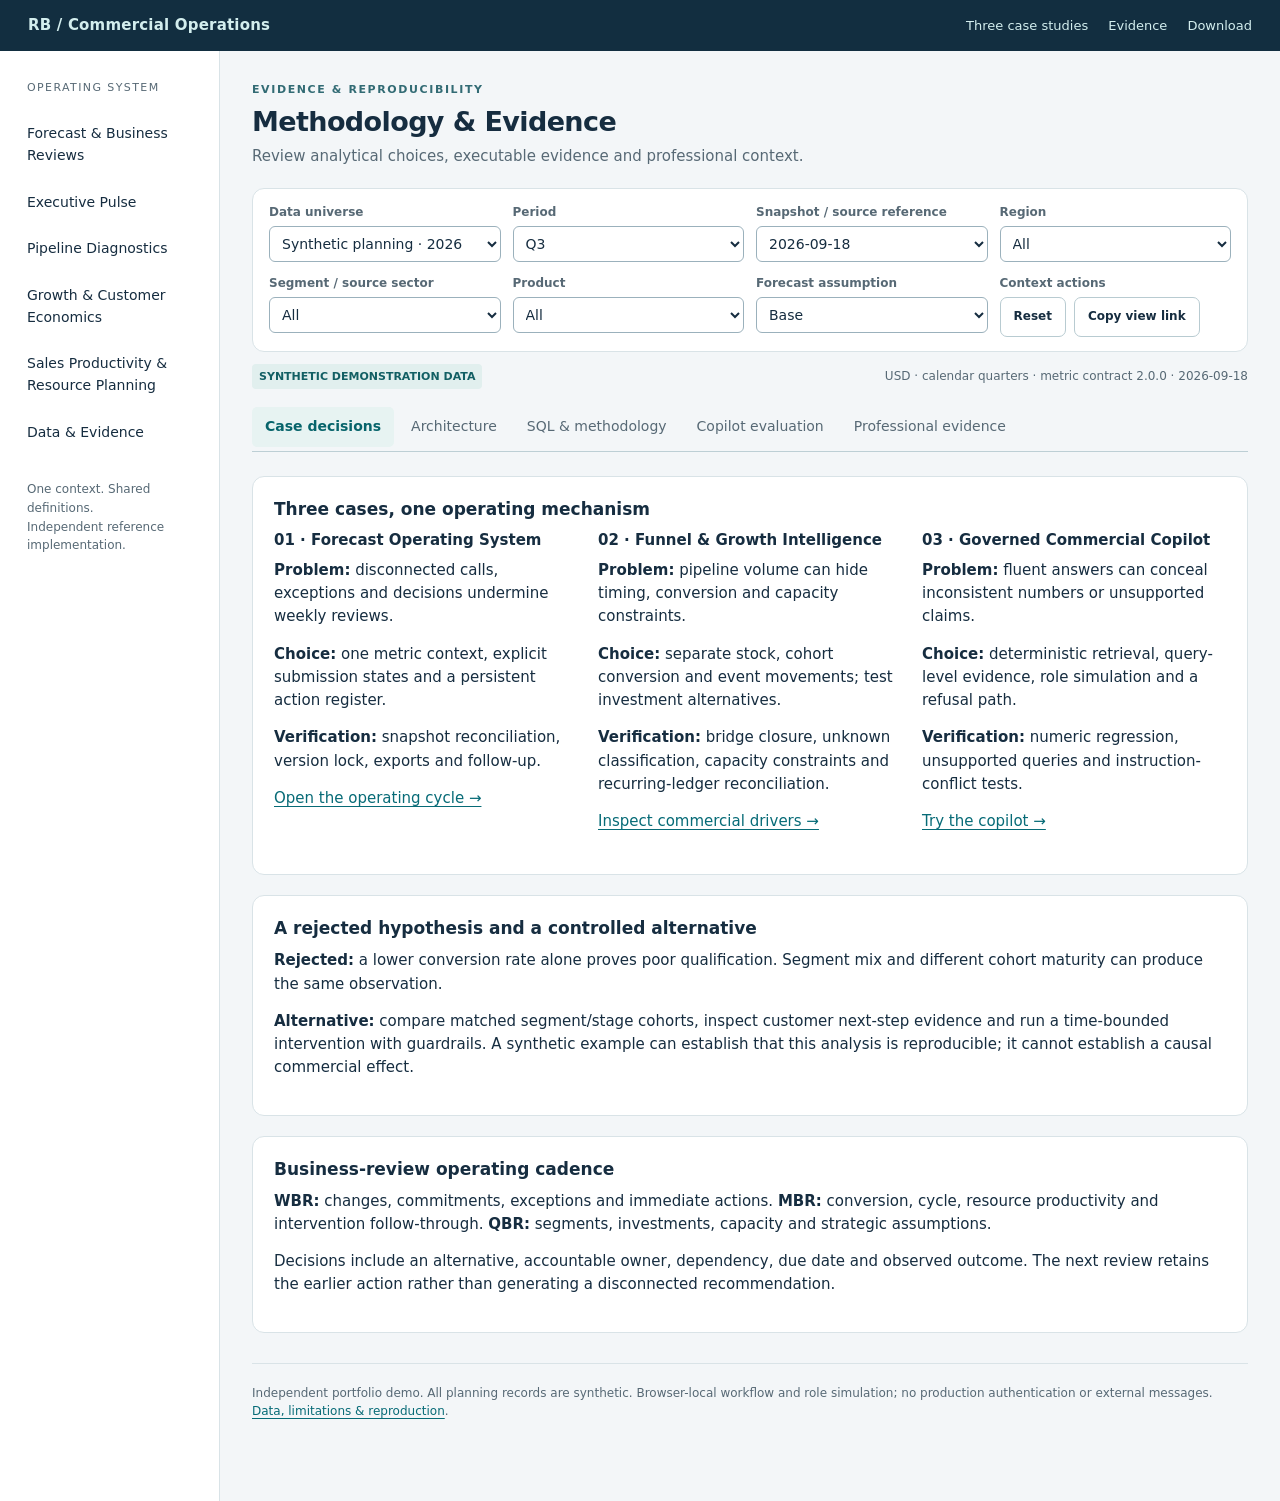
<file: portfolio-deep-dive.html>
<!doctype html>
<html lang="en"><head><meta charset="utf-8"><meta name="viewport" content="width=device-width,initial-scale=1">
<meta name="description" content="Methodology & Evidence. An independent commercial operations reference implementation with educational CRM data and reproducible synthetic planning scenarios.">
<meta http-equiv="Content-Security-Policy" content="default-src 'self'; script-src 'self'; style-src 'self' 'unsafe-inline'; img-src 'self' data:; connect-src 'self'; object-src 'none'; base-uri 'self'">
<title>Methodology & Evidence | Renato Bruxel</title><link rel="stylesheet" href="./assets/gtm.css">
</head><body data-module="deep" data-root="./"><div id="app"><main><h1>Methodology & Evidence</h1><p>Loading the local data bundle…</p></main></div><noscript><p>This interactive demonstration needs JavaScript. All source data, SQL and documentation are available in the <a href="./downloads/gtm-operating-system-v2.zip">downloadable package</a>.</p></noscript>
<script src="./assets/crm-data.js"></script><script src="./assets/planning-data.js"></script><script src="./assets/sql-results.js"></script><script src="./assets/gtm-model.js"></script><script src="./assets/gtm-app.js"></script></body></html>
</file>
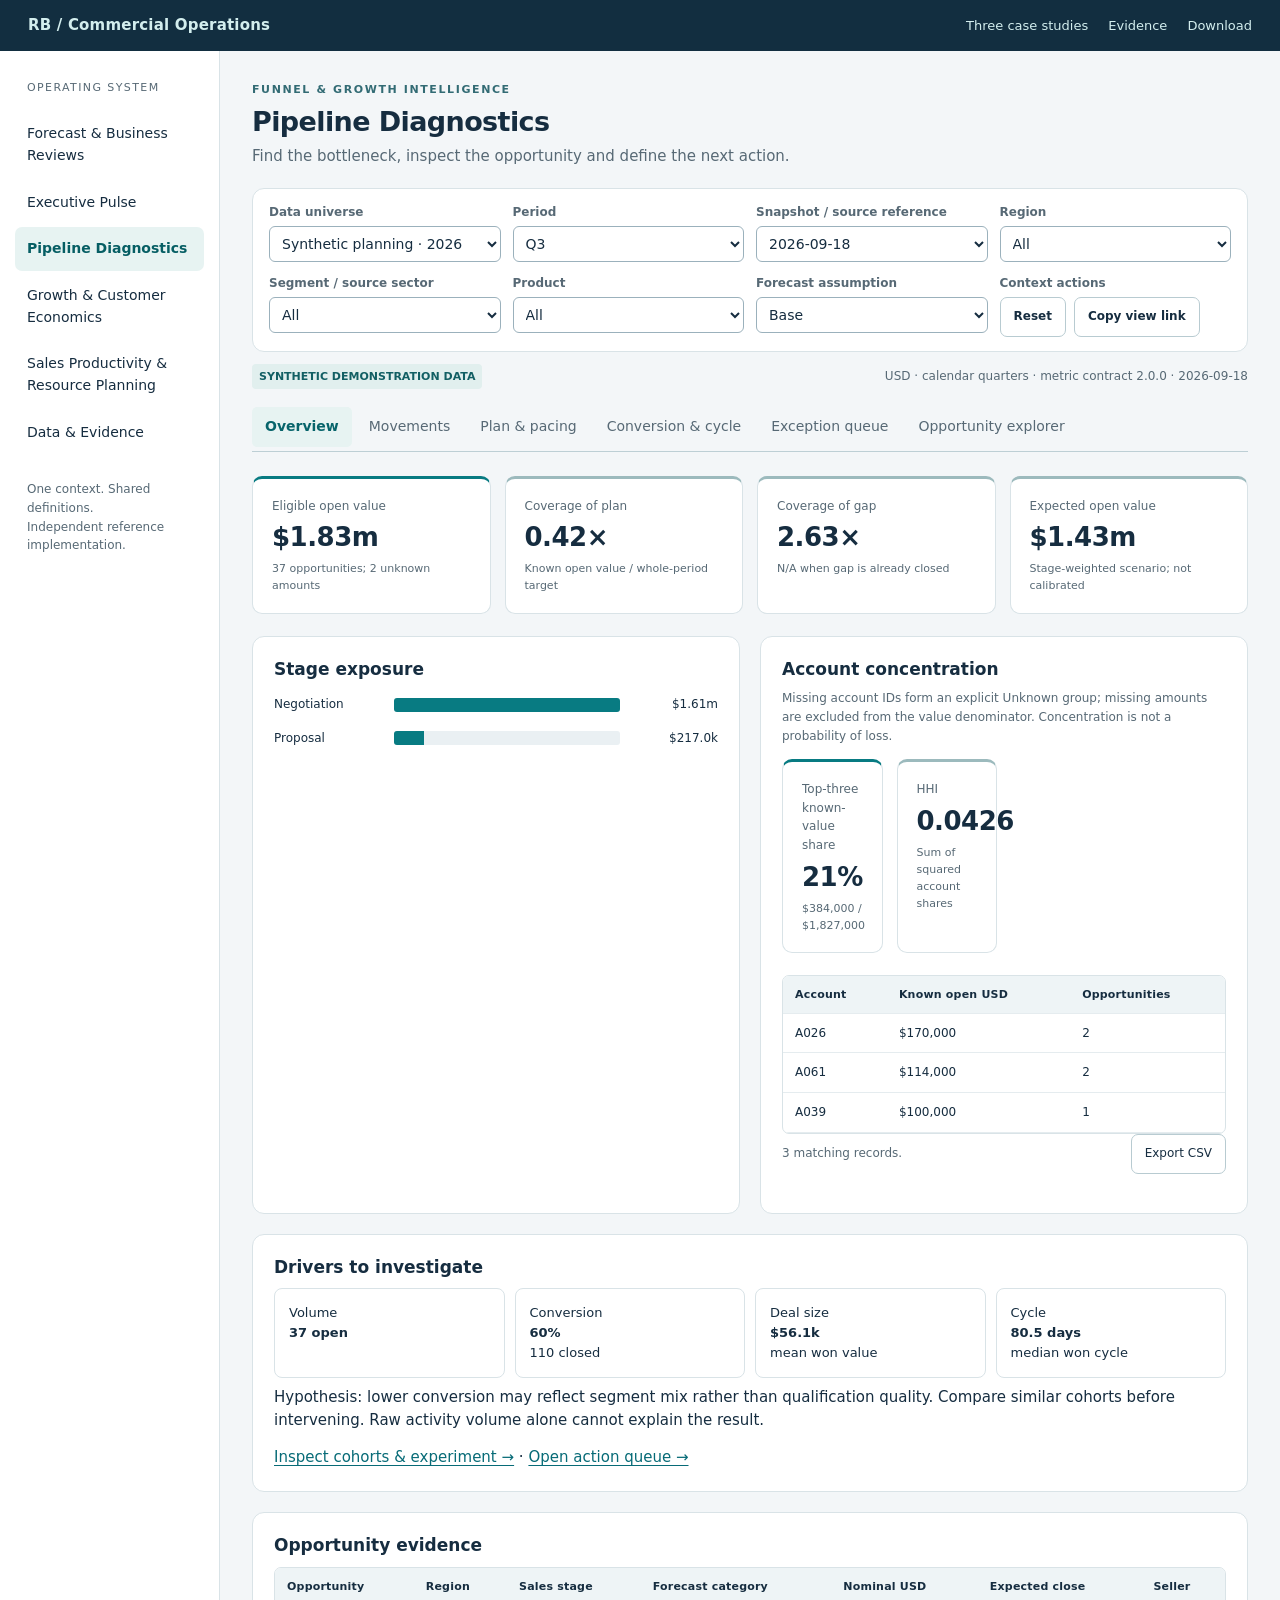
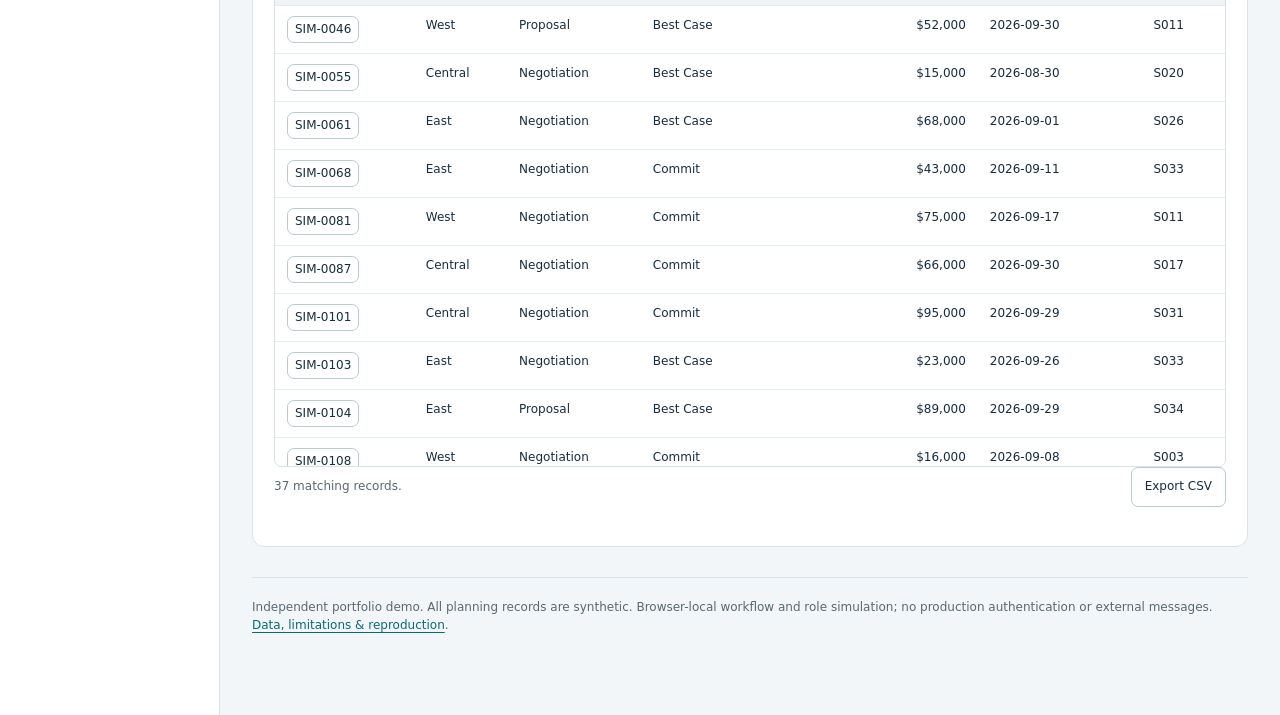
<file: funnel-management/pipeline-intelligence.html>
<!doctype html>
<html lang="en"><head><meta charset="utf-8"><meta name="viewport" content="width=device-width,initial-scale=1">
<meta name="description" content="Pipeline Diagnostics. An independent commercial operations reference implementation with educational CRM data and reproducible synthetic planning scenarios.">
<meta http-equiv="Content-Security-Policy" content="default-src 'self'; script-src 'self'; style-src 'self' 'unsafe-inline'; img-src 'self' data:; connect-src 'self'; object-src 'none'; base-uri 'self'">
<title>Pipeline Diagnostics | Renato Bruxel</title><link rel="stylesheet" href="../assets/gtm.css">
</head><body data-module="pipeline" data-root="../"><div id="app"><main><h1>Pipeline Diagnostics</h1><p>Loading the local data bundle…</p></main></div><noscript><p>This interactive demonstration needs JavaScript. All source data, SQL and documentation are available in the <a href="../downloads/gtm-operating-system-v2.zip">downloadable package</a>.</p></noscript>
<script src="../assets/crm-data.js"></script><script src="../assets/planning-data.js"></script><script src="../assets/sql-results.js"></script><script src="../assets/gtm-model.js"></script><script src="../assets/gtm-app.js"></script></body></html>
</file>
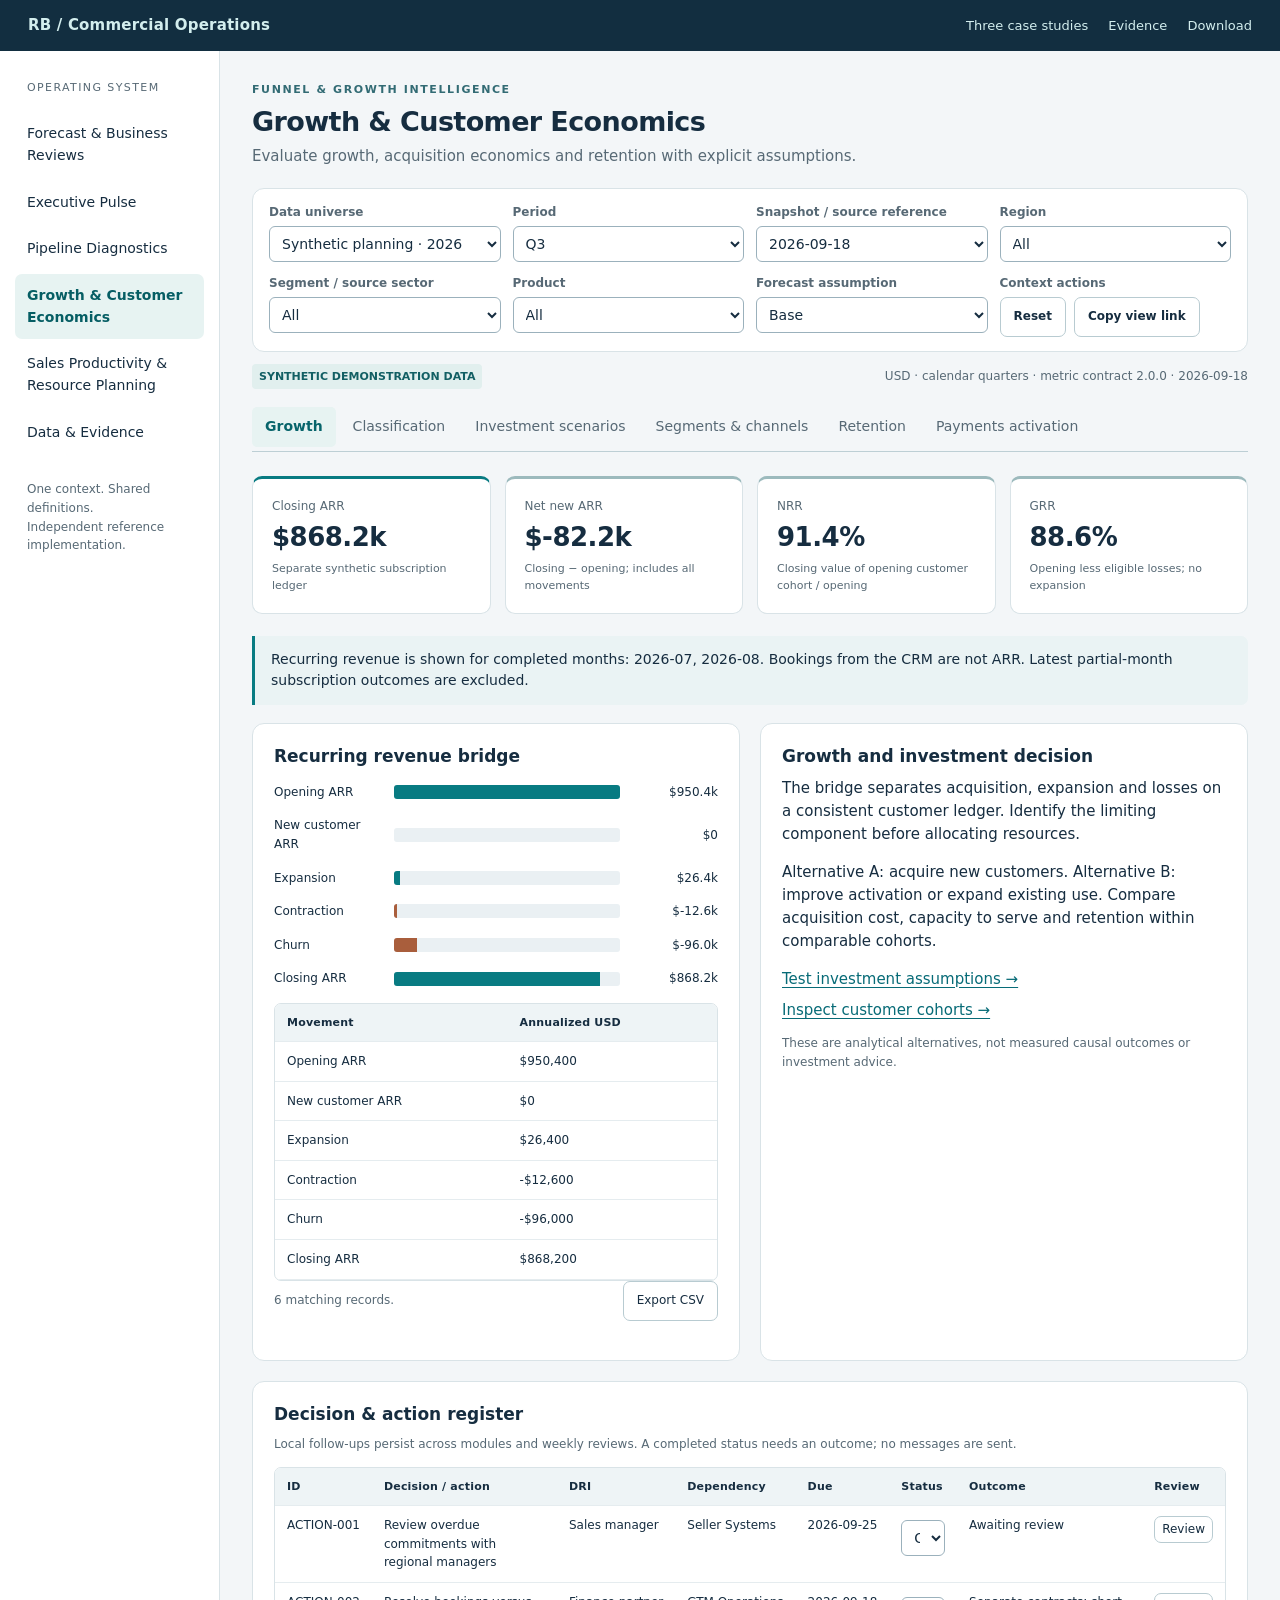
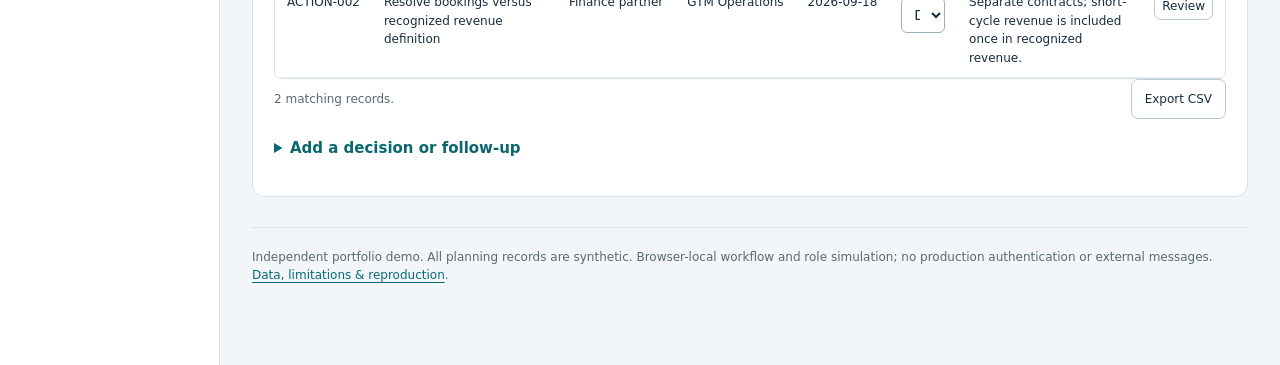
<file: net-new-tracker/net-new-tracker.html>
<!doctype html>
<html lang="en"><head><meta charset="utf-8"><meta name="viewport" content="width=device-width,initial-scale=1">
<meta name="description" content="Growth & Customer Economics. An independent commercial operations reference implementation with educational CRM data and reproducible synthetic planning scenarios.">
<meta http-equiv="Content-Security-Policy" content="default-src 'self'; script-src 'self'; style-src 'self' 'unsafe-inline'; img-src 'self' data:; connect-src 'self'; object-src 'none'; base-uri 'self'">
<title>Growth & Customer Economics | Renato Bruxel</title><link rel="stylesheet" href="../assets/gtm.css">
</head><body data-module="growth" data-root="../"><div id="app"><main><h1>Growth & Customer Economics</h1><p>Loading the local data bundle…</p></main></div><noscript><p>This interactive demonstration needs JavaScript. All source data, SQL and documentation are available in the <a href="../downloads/gtm-operating-system-v2.zip">downloadable package</a>.</p></noscript>
<script src="../assets/crm-data.js"></script><script src="../assets/planning-data.js"></script><script src="../assets/sql-results.js"></script><script src="../assets/gtm-model.js"></script><script src="../assets/gtm-app.js"></script></body></html>
</file>
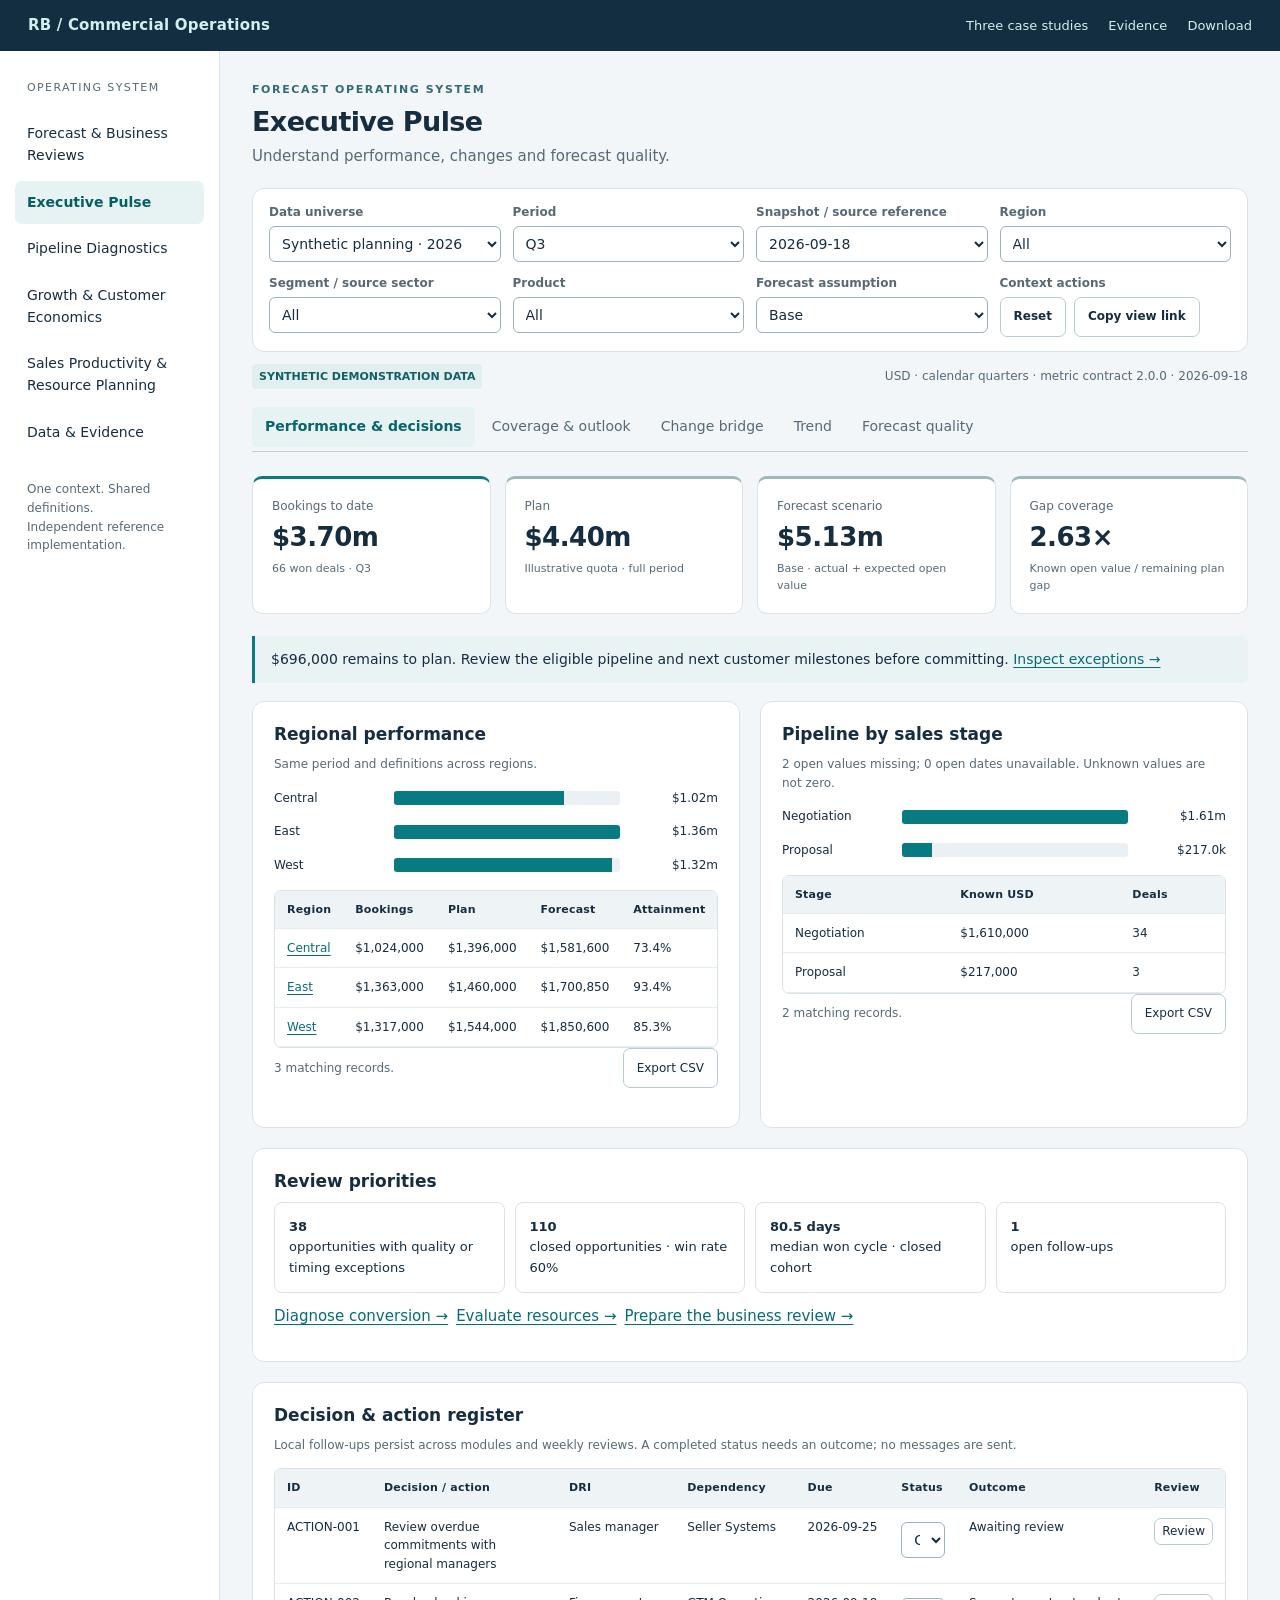
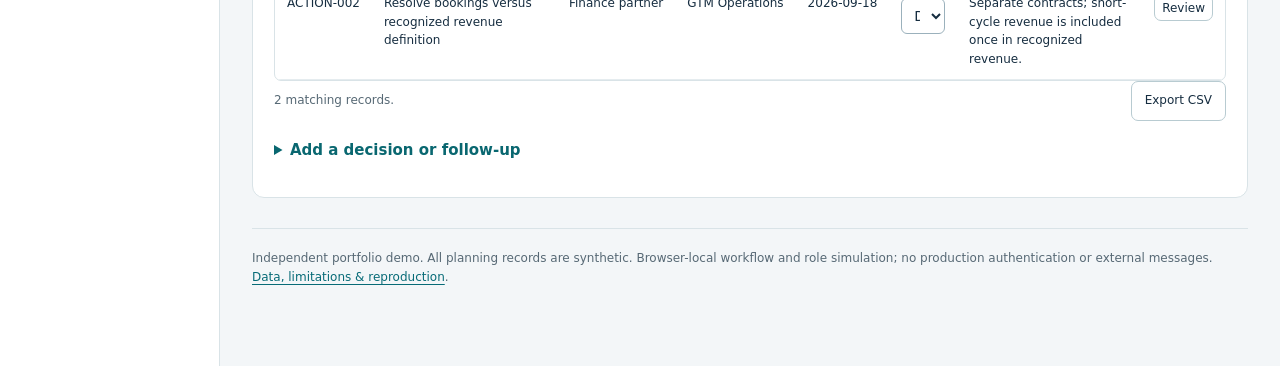
<file: pipeline-pulse/pipeline-pulse.html>
<!doctype html>
<html lang="en"><head><meta charset="utf-8"><meta name="viewport" content="width=device-width,initial-scale=1">
<meta name="description" content="Executive Pulse. An independent commercial operations reference implementation with educational CRM data and reproducible synthetic planning scenarios.">
<meta http-equiv="Content-Security-Policy" content="default-src 'self'; script-src 'self'; style-src 'self' 'unsafe-inline'; img-src 'self' data:; connect-src 'self'; object-src 'none'; base-uri 'self'">
<title>Executive Pulse | Renato Bruxel</title><link rel="stylesheet" href="../assets/gtm.css">
</head><body data-module="pulse" data-root="../"><div id="app"><main><h1>Executive Pulse</h1><p>Loading the local data bundle…</p></main></div><noscript><p>This interactive demonstration needs JavaScript. All source data, SQL and documentation are available in the <a href="../downloads/gtm-operating-system-v2.zip">downloadable package</a>.</p></noscript>
<script src="../assets/crm-data.js"></script><script src="../assets/planning-data.js"></script><script src="../assets/sql-results.js"></script><script src="../assets/gtm-model.js"></script><script src="../assets/gtm-app.js"></script></body></html>
</file>
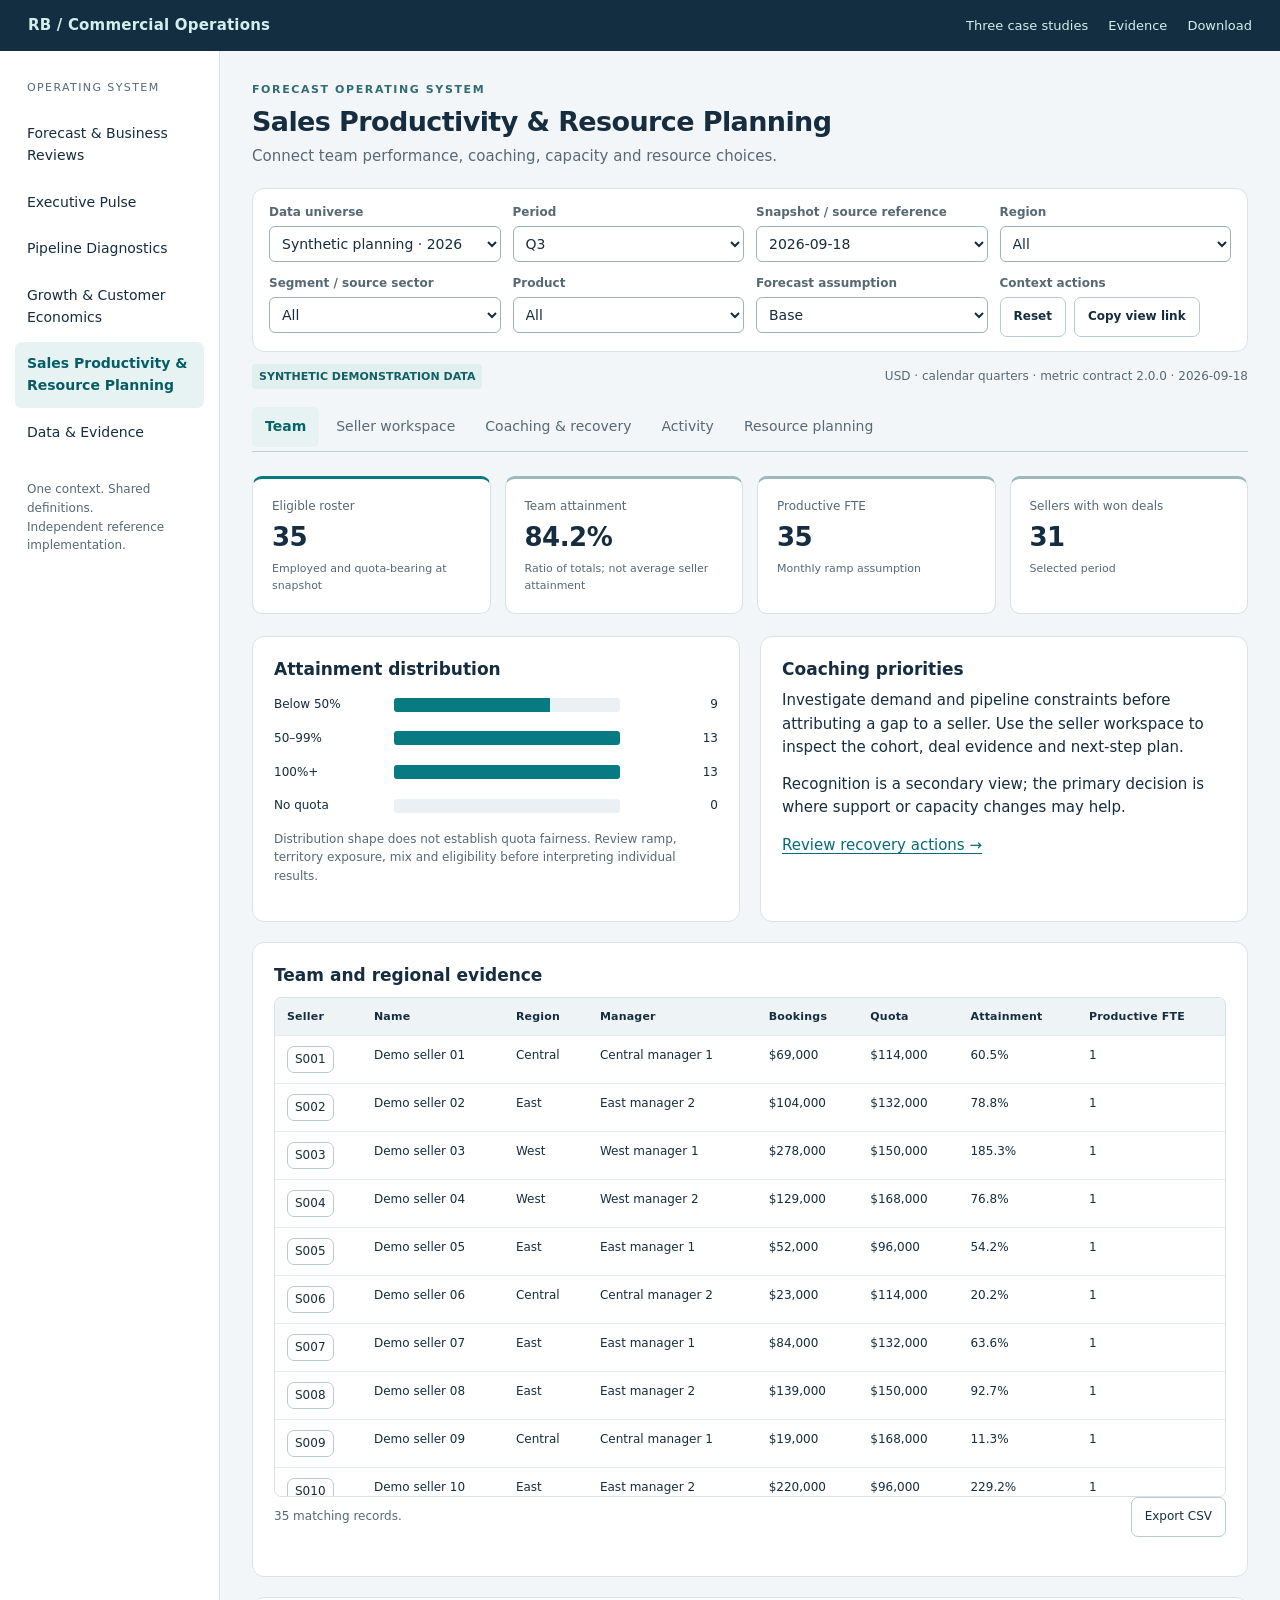
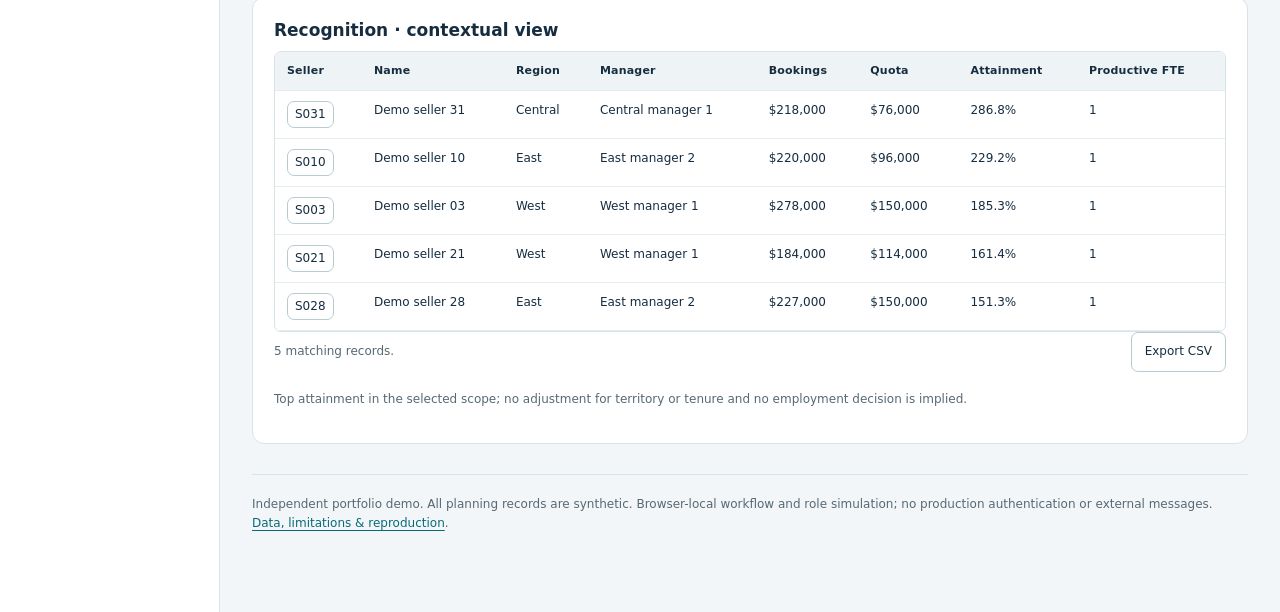
<file: sales-league/sales-league.html>
<!doctype html>
<html lang="en"><head><meta charset="utf-8"><meta name="viewport" content="width=device-width,initial-scale=1">
<meta name="description" content="Sales Productivity & Resource Planning. An independent commercial operations reference implementation with educational CRM data and reproducible synthetic planning scenarios.">
<meta http-equiv="Content-Security-Policy" content="default-src 'self'; script-src 'self'; style-src 'self' 'unsafe-inline'; img-src 'self' data:; connect-src 'self'; object-src 'none'; base-uri 'self'">
<title>Sales Productivity & Resource Planning | Renato Bruxel</title><link rel="stylesheet" href="../assets/gtm.css">
</head><body data-module="sales" data-root="../"><div id="app"><main><h1>Sales Productivity & Resource Planning</h1><p>Loading the local data bundle…</p></main></div><noscript><p>This interactive demonstration needs JavaScript. All source data, SQL and documentation are available in the <a href="../downloads/gtm-operating-system-v2.zip">downloadable package</a>.</p></noscript>
<script src="../assets/crm-data.js"></script><script src="../assets/planning-data.js"></script><script src="../assets/sql-results.js"></script><script src="../assets/gtm-model.js"></script><script src="../assets/gtm-app.js"></script></body></html>
</file>
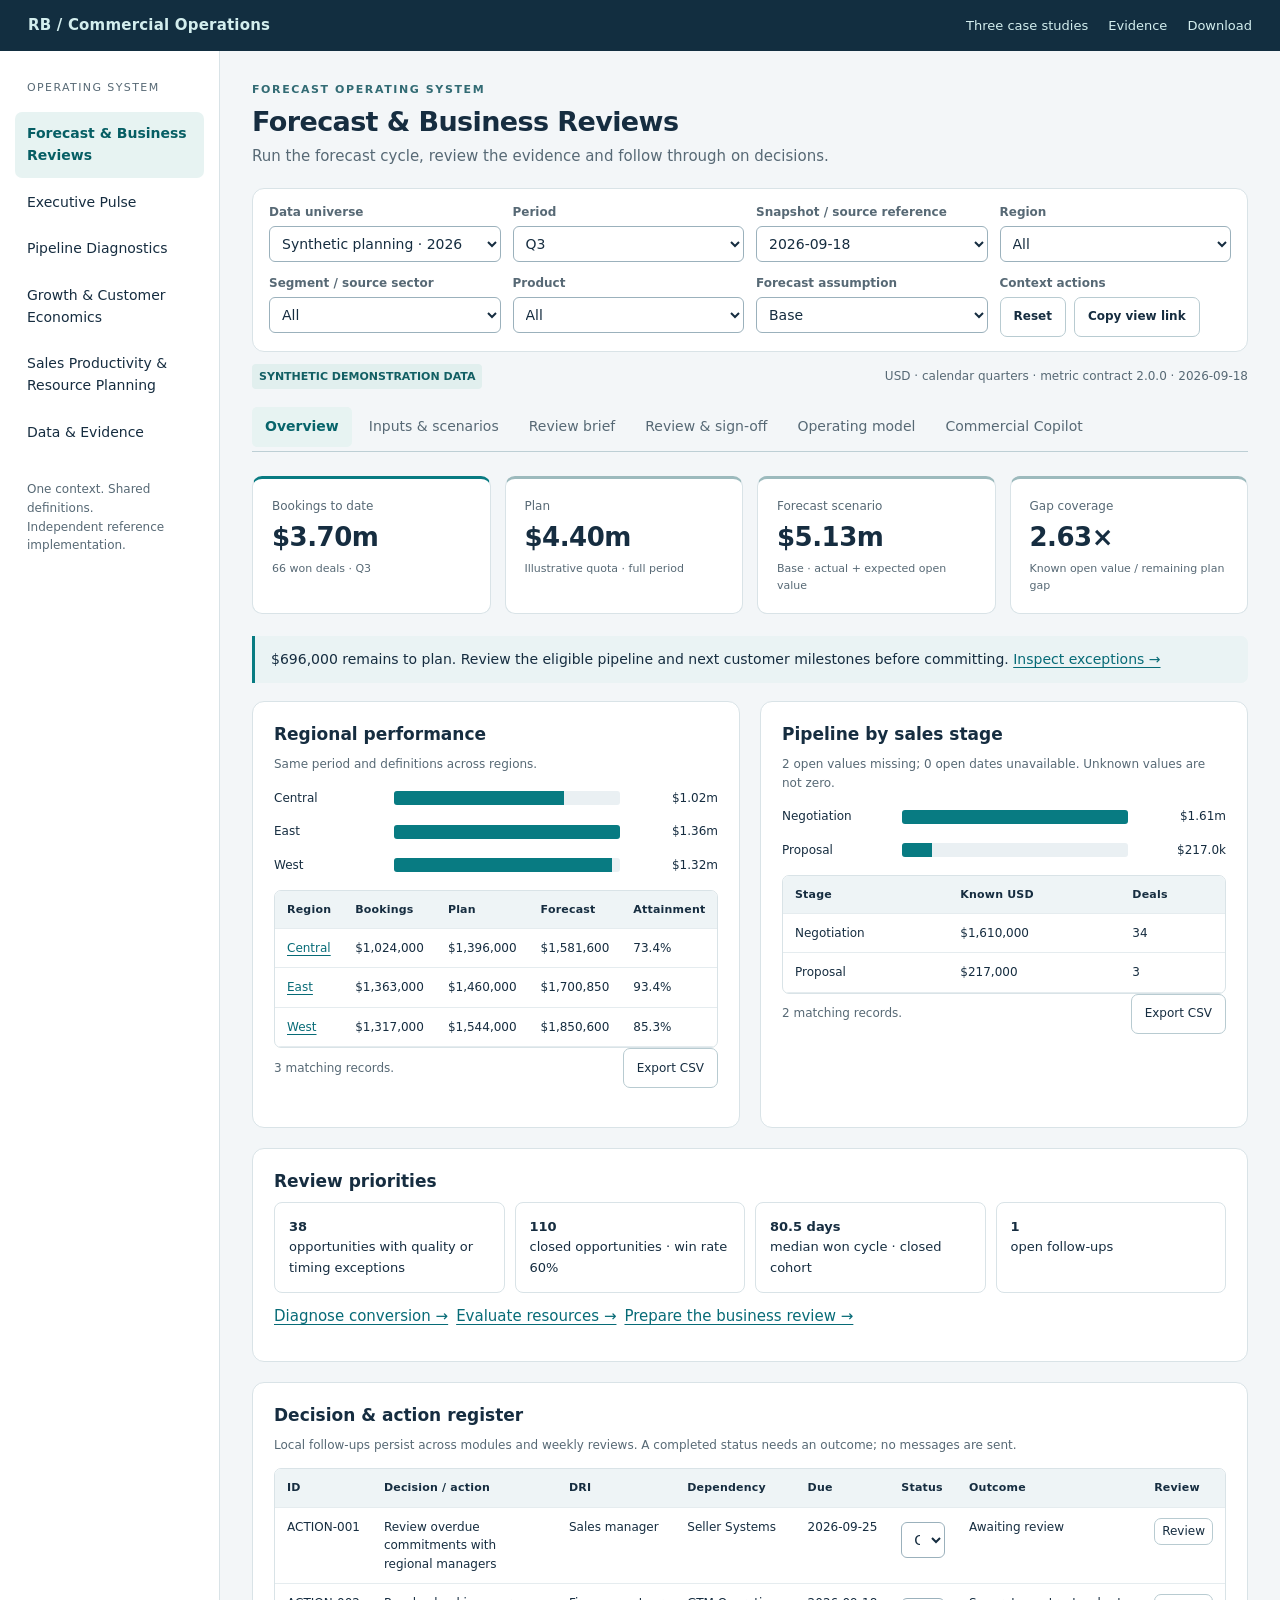
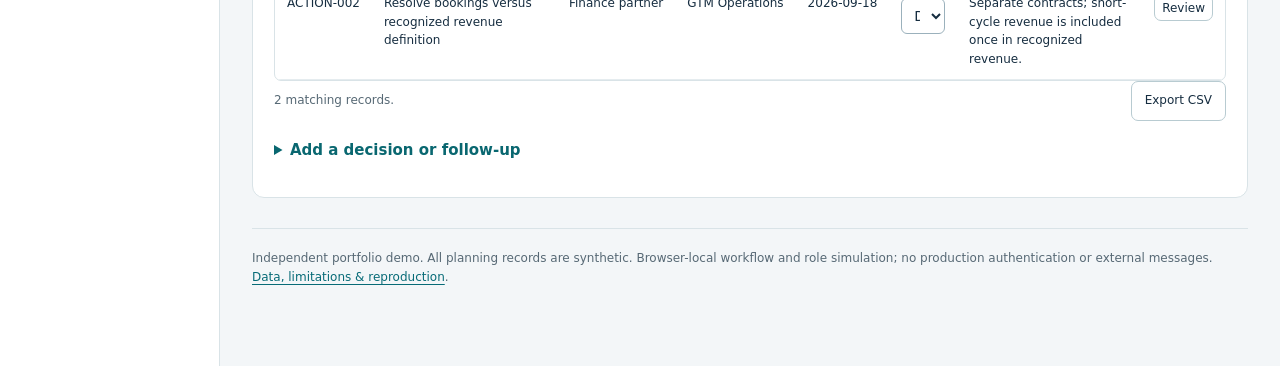
<file: weekly-checkin-portal/weekly-checkin-portal.html>
<!doctype html>
<html lang="en"><head><meta charset="utf-8"><meta name="viewport" content="width=device-width,initial-scale=1">
<meta name="description" content="Forecast & Business Reviews. An independent commercial operations reference implementation with educational CRM data and reproducible synthetic planning scenarios.">
<meta http-equiv="Content-Security-Policy" content="default-src 'self'; script-src 'self'; style-src 'self' 'unsafe-inline'; img-src 'self' data:; connect-src 'self'; object-src 'none'; base-uri 'self'">
<title>Forecast & Business Reviews | Renato Bruxel</title><link rel="stylesheet" href="../assets/gtm.css">
</head><body data-module="wci" data-root="../"><div id="app"><main><h1>Forecast & Business Reviews</h1><p>Loading the local data bundle…</p></main></div><noscript><p>This interactive demonstration needs JavaScript. All source data, SQL and documentation are available in the <a href="../downloads/gtm-operating-system-v2.zip">downloadable package</a>.</p></noscript>
<script src="../assets/crm-data.js"></script><script src="../assets/planning-data.js"></script><script src="../assets/sql-results.js"></script><script src="../assets/gtm-model.js"></script><script src="../assets/gtm-app.js"></script></body></html>
</file>
<file: assets/gtm.css>
:root{--ink:#162d40;--muted:#576975;--brand:#087b82;--soft:#e7f3f2;--line:#d9e3e7;--paper:#fff;--bg:#f3f6f8;--warn:#986117;--bad:#a43b42;--blue:#426b9d;--radius:12px}*{box-sizing:border-box}html{scroll-behavior:smooth}body{margin:0;background:var(--bg);color:var(--ink);font:15px/1.55 system-ui,-apple-system,"Segoe UI",sans-serif}a{color:#076b77;text-underline-offset:3px}button,input,select,textarea{font:inherit}button,.button{border:1px solid #b8cbd1;border-radius:7px;background:white;color:var(--ink);padding:8px 13px;cursor:pointer;text-decoration:none;display:inline-flex;align-items:center;justify-content:center;gap:6px;min-height:40px}button:hover,.button:hover{background:var(--soft)}button.primary,.button.primary{background:var(--brand);border-color:var(--brand);color:white}button:disabled{opacity:.5;cursor:default}button:focus-visible,a:focus-visible,input:focus-visible,select:focus-visible,textarea:focus-visible,summary:focus-visible,circle:focus-visible{outline:3px solid #bb791d;outline-offset:3px}input,select,textarea{border:1px solid #9bb1bc;border-radius:6px;background:white;color:var(--ink);padding:8px;width:100%;min-width:0}textarea{min-height:110px;resize:vertical}label{display:block;font-size:12px;font-weight:650;color:var(--muted)}label input,label select,label textarea{display:block;margin-top:4px;font-size:14px;font-weight:400;color:var(--ink)}input[type=checkbox]{width:auto;display:inline;vertical-align:middle}label.check{font-size:14px;font-weight:400}.skip{position:absolute;left:-9999px}.skip:focus{left:12px;top:10px;z-index:100;background:white;padding:12px}.topbar{background:#122e40;color:#fff;padding:14px 28px;display:flex;justify-content:space-between;gap:16px;align-items:center}.topbar a{color:#d3eeee;text-decoration:none}.wordmark{font-weight:700;letter-spacing:.2px}.toplinks{display:flex;gap:20px;flex-wrap:wrap;font-size:13px}.layout{display:grid;grid-template-columns:220px minmax(0,1fr);min-height:calc(100vh - 52px)}aside{border-right:1px solid var(--line);background:#fff;padding:28px 15px}.rail-label{font-size:11px;letter-spacing:1.4px;text-transform:uppercase;color:var(--muted);margin:0 12px 16px}aside a{display:block;padding:11px 12px;border-radius:7px;text-decoration:none;color:var(--ink);font-size:14px;margin:3px 0}aside a.active{background:var(--soft);color:#065e64;font-weight:700}aside .rail-bottom{font-size:12px;color:var(--muted);margin:26px 12px}main{min-width:0;padding:30px 32px 60px;max-width:1600px;width:100%;margin:auto}.page-title{display:flex;gap:20px;justify-content:space-between;align-items:flex-start;margin-bottom:20px}.page-title h1{font-size:27px;line-height:1.22;margin:0 0 6px;font-weight:720;letter-spacing:-.6px}.page-title p{color:var(--muted);margin:0;max-width:780px}.eyebrow{font-size:11px;letter-spacing:1.6px;text-transform:uppercase;color:#326b74;font-weight:750;margin-bottom:8px}.context{background:#fff;border:1px solid var(--line);border-radius:var(--radius);padding:14px 16px;margin:0 0 12px;display:grid;grid-template-columns:repeat(4,minmax(0,1fr));gap:12px}.context .context-more{grid-column:1/-1}.scope{display:flex;justify-content:space-between;gap:12px;align-items:center;flex-wrap:wrap;font-size:12px;color:var(--muted);margin-bottom:18px}.scope .tag{font-size:11px;font-weight:700;border-radius:4px;background:#e1efee;color:#125f64;padding:4px 7px}.tabs{display:flex;gap:4px;border-bottom:1px solid #bdcfd5;margin-bottom:24px;overflow:auto;padding-bottom:4px}.tabs button{white-space:nowrap;background:transparent;border:0;border-radius:5px;font-size:14px;color:var(--muted)}.tabs button[aria-selected=true]{color:#07646b;background:var(--soft);font-weight:700}.view{min-width:0}.kpis{display:grid;grid-template-columns:repeat(4,minmax(0,1fr));gap:14px;margin:0 0 22px}.kpi{padding:18px 19px;background:white;border:1px solid var(--line);border-top:3px solid #9cbabd;border-radius:10px;min-width:0}.kpi .label{font-size:12px;color:var(--muted)}.kpi .value{font-size:26px;font-variant-numeric:tabular-nums;font-weight:720;line-height:1.35;margin:5px 0;letter-spacing:-.5px}.kpi .note{font-size:11px;color:var(--muted)}.kpi.primary{border-top-color:var(--brand)}.grid{display:grid;grid-template-columns:repeat(2,minmax(0,1fr));gap:20px;margin-bottom:20px}.grid.three{grid-template-columns:repeat(3,minmax(0,1fr))}.panel{background:white;border:1px solid var(--line);border-radius:var(--radius);padding:21px;min-width:0;margin-bottom:20px}.grid>.panel{margin-bottom:0}.panel h2,.panel h3{margin:0 0 9px;font-size:17px;line-height:1.35}.panel h3{font-size:15px}.panel p{margin:8px 0 14px}.small,.help{font-size:12px;color:var(--muted)}.callout{background:#eaf3f4;border-left:3px solid var(--brand);padding:13px 16px;border-radius:0 7px 7px 0;margin-bottom:18px;font-size:14px}.callout.warn{background:#fff5e6;border-color:var(--warn)}.callout.error{background:#fff0ef;border-color:var(--bad)}.toolbar{display:flex;gap:10px;align-items:end;flex-wrap:wrap;margin-bottom:16px}.toolbar label{flex:1;min-width:130px}.form-grid{display:grid;grid-template-columns:repeat(3,minmax(0,1fr));gap:14px;margin:14px 0}.span-all{grid-column:1/-1}.table-wrap{overflow:auto;width:100%;max-height:500px;border:1px solid var(--line);border-radius:7px;margin-top:10px}table{border-collapse:collapse;width:100%;font-size:12px;white-space:nowrap}th,td{text-align:left;padding:10px 12px;border-bottom:1px solid #e5ecef;vertical-align:top}th{background:#eef4f6;position:sticky;top:0;z-index:1;font-size:11px;letter-spacing:.2px}th button{padding:0;min-height:24px;font-size:inherit;border:0;background:none;color:inherit;text-align:left}td.num{text-align:right;font-variant-numeric:tabular-nums}tr:hover td{background:#f4f9f9}td.wrap{white-space:normal;min-width:180px;max-width:350px}.table-wrap button{font-size:12px;min-height:27px;padding:3px 7px}.empty{padding:35px;text-align:center;color:var(--muted)}.bar-row{display:grid;grid-template-columns:110px minmax(0,1fr) 88px;gap:10px;align-items:center;margin:15px 0;font-size:12px}.bar-track{background:#eaf0f3;height:14px;border-radius:3px;overflow:hidden}.bar-fill{background:var(--brand);height:100%;min-width:0}.bar-value{text-align:right;font-variant-numeric:tabular-nums}.bar-label{overflow-wrap:anywhere}.chart{width:100%;height:auto;min-height:150px;max-height:280px;overflow:visible}.chart text{fill:#516975;font-size:11px}.legend{display:flex;gap:18px;flex-wrap:wrap;font-size:12px;color:var(--muted);margin:9px 0}.legend i{display:inline-block;width:9px;height:9px;background:var(--brand);border-radius:2px;margin-right:5px}.steps{display:flex;flex-wrap:wrap;gap:8px;margin:16px 0}.steps span{padding:6px 11px;border-radius:5px;background:#f0f4f6;font-size:12px}.steps .current{background:var(--soft);color:#05666e;font-weight:700}.status{font-size:11px;font-weight:700;color:#05626b;background:#e5f2f1;padding:3px 7px;border-radius:4px;display:inline-block}.status.Open,.status.returned{background:#fff1dc;color:#805411}.muted{color:var(--muted)}.actions{display:flex;gap:8px;flex-wrap:wrap;margin:12px 0}.prose{max-width:950px}.prose p{max-width:80ch}.prose h2{margin-top:30px}.prose li{margin-bottom:10px}.code{white-space:pre-wrap;overflow:auto;background:#102d40;color:#d8eff0;padding:18px;border-radius:8px;font:12px/1.7 ui-monospace,monospace;max-height:480px}.brief{white-space:pre-wrap;font-size:14px;line-height:1.8}.chatlog{max-height:450px;overflow:auto;display:flex;flex-direction:column;gap:14px;padding:4px}.chat{padding:16px;border-radius:10px;background:#edf4f5;overflow-wrap:anywhere}.chat.user{background:#f2f4f7;margin-left:30px}.chat h3{font-size:12px;text-transform:uppercase;letter-spacing:.6px}.chat pre{white-space:pre-wrap;font:inherit}.chat .evidence{font-size:12px;border-top:1px solid #ccdfe2;padding-top:9px}.hero{max-width:1100px;padding:45px 0 34px}.hero h1{font-size:46px;letter-spacing:-1.8px;line-height:1.13;max-width:900px;margin:12px 0 20px}.hero p{font-size:19px;max-width:800px;color:var(--muted)}.case{display:flex;flex-direction:column;justify-content:space-between;border-top:4px solid var(--brand)}.case .number{font-size:12px;letter-spacing:1px;color:var(--muted)}.case h2{font-size:22px;margin-top:12px}.case p{color:var(--muted);font-size:14px}.case .actions{margin-top:20px}.profile{max-width:1100px;margin:auto;padding:0 28px 60px}.facts{display:flex;gap:32px;flex-wrap:wrap;margin:26px 0}.fact strong{font-size:28px;display:block}.fact span{font-size:12px;color:var(--muted)}footer{font-size:12px;color:var(--muted);padding:20px 0;border-top:1px solid var(--line);margin-top:30px}.toast{position:fixed;bottom:22px;right:22px;max-width:500px;z-index:300;padding:14px 20px;border-radius:8px;background:#143b49;color:white;box-shadow:0 6px 24px #173f4933}.toast:empty{display:none}dialog{border:1px solid var(--line);border-radius:14px;max-width:880px;width:calc(100% - 32px);padding:26px;max-height:88vh;overflow:auto;color:var(--ink)}dialog::backdrop{background:#0a263c77}dialog .close{float:right}.section-link{display:flex;justify-content:space-between;gap:15px;padding:12px 0;border-bottom:1px solid var(--line)}details{margin:14px 0}summary{cursor:pointer;font-weight:600;color:#096770}.mini{font-size:11px}.notice{padding:12px;background:#f5f8f9;font-size:12px;color:var(--muted);border-radius:6px}.badge-row{display:flex;gap:8px;flex-wrap:wrap}.light-grid{display:grid;grid-template-columns:repeat(4,1fr);gap:10px}.light-grid div{border:1px solid var(--line);padding:14px;border-radius:8px;font-size:13px}.number-list{padding-left:20px}.danger{color:var(--bad)}.sr-only{position:absolute;width:1px;height:1px;overflow:hidden;clip:rect(0,0,0,0)}@media(max-width:1150px){.layout{grid-template-columns:185px minmax(0,1fr)}main{padding:24px}.kpis{grid-template-columns:repeat(2,minmax(0,1fr))}.grid.three{grid-template-columns:1fr}.context{grid-template-columns:repeat(3,minmax(0,1fr))}}@media(max-width:760px){.layout{display:block}aside{display:flex;overflow:auto;border-right:0;border-bottom:1px solid var(--line);padding:8px;gap:4px}aside a{white-space:nowrap;font-size:12px;padding:7px 9px}aside .rail-label,aside .rail-bottom{display:none}main{padding:20px 14px 40px}.topbar{padding:12px 15px}.toplinks{gap:12px;font-size:11px}.page-title h1{font-size:23px}.page-title{display:block}.page-title .actions{margin-top:14px}.context{grid-template-columns:repeat(2,minmax(0,1fr));padding:12px;gap:10px}.grid,.grid.three{grid-template-columns:minmax(0,1fr)}.form-grid{grid-template-columns:repeat(2,minmax(0,1fr))}.kpis{gap:9px}.kpi{padding:13px}.kpi .value{font-size:23px}.panel{padding:16px}.hero h1{font-size:35px}.hero{padding-top:30px}.hero p{font-size:17px}.profile{padding:0 18px 40px}.light-grid{grid-template-columns:repeat(2,1fr)}.bar-row{grid-template-columns:85px minmax(0,1fr) 74px;gap:6px}.facts{gap:22px}.toast{left:12px;right:12px;bottom:12px}.tabs button{font-size:13px}.table-wrap{max-height:420px}}@media print{aside,.topbar,.context,.tabs,.actions,.toolbar,button,.toast,.skip{display:none!important}.layout{display:block}main{padding:0}.panel,.kpi{break-inside:avoid}.table-wrap{max-height:none;overflow:visible}body{background:white}.view{display:block}.kpis{grid-template-columns:repeat(4,1fr)}}

.hero p.small{font-size:12px;line-height:1.55;max-width:90ch}.context select{padding-right:4px}aside a{flex-shrink:0}
</file>
